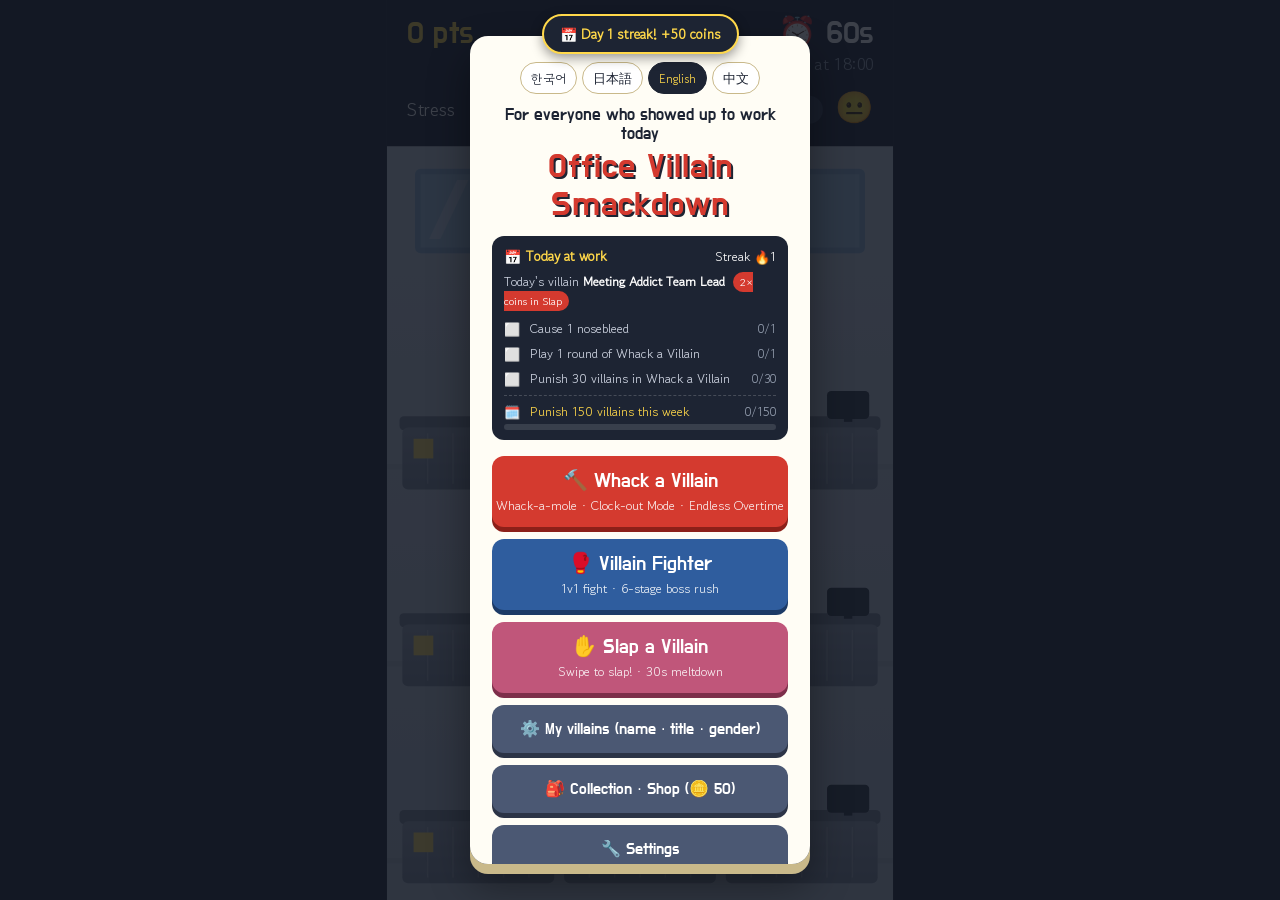
<file: index.html>
<!DOCTYPE html>
<html lang="ko">
<head>
<meta charset="UTF-8">
<meta name="viewport" content="width=device-width, initial-scale=1, maximum-scale=1, user-scalable=no, viewport-fit=cover">
<meta name="theme-color" content="#1d2433">
<meta name="description" content="오늘도 출근한 당신을 위한 스트레스 해소 게임">
<meta name="mobile-web-app-capable" content="yes">
<meta name="apple-mobile-web-app-capable" content="yes">
<meta name="apple-mobile-web-app-status-bar-style" content="black-translucent">
<meta name="apple-mobile-web-app-title" content="빌런 패기">
<link rel="manifest" href="manifest.webmanifest">
<link rel="icon" type="image/png" sizes="192x192" href="icons/icon-192.png">
<link rel="apple-touch-icon" href="icons/apple-touch-icon.png">
<title>오피스빌런 패기</title>
<link href="fonts/fonts.css" rel="stylesheet">
<style>
  *{box-sizing:border-box;margin:0;padding:0;-webkit-tap-highlight-color:transparent;user-select:none;-webkit-user-select:none}
  html,body{width:100%;height:100%;overflow:hidden;background:#1d2433;font-family:'Gowun Dodum',sans-serif;touch-action:none}
  #c{display:block;position:fixed;inset:0}
  .ov{position:fixed;inset:0;display:flex;align-items:center;justify-content:center;background:rgba(18,22,33,.82);z-index:5;padding:20px}
  .ov.hide{display:none}
  .card{width:100%;max-width:340px;background:#fffdf5;border-radius:18px;padding:26px 22px;text-align:center;box-shadow:0 10px 0 #c9b98a, 0 20px 40px rgba(0,0,0,.4);position:relative}
  .card:before{content:'';position:absolute;top:-12px;left:50%;transform:translateX(-50%);width:90px;height:22px;background:#9aa4b5;border-radius:6px}
  h1,h2{font-weight:400}
  h1{font-family:'Do Hyeon',sans-serif;font-size:46px;line-height:1.1;color:#d43a2f;letter-spacing:1px;text-shadow:2px 2px 0 #1d2433}
  h1 small{display:block;font-size:17px;color:#1d2433;text-shadow:none;margin-bottom:6px;letter-spacing:0}
  h2{font-family:'Do Hyeon',sans-serif;font-size:34px;color:#1d2433;margin-bottom:4px}
  .rule{margin:16px 0;text-align:left;font-size:14px;line-height:1.7;color:#333;background:#f3eedd;border-radius:10px;padding:12px 14px}
  .rule b{color:#d43a2f}
  .btn{font-family:'Do Hyeon',sans-serif;font-size:24px;border:none;border-radius:12px;padding:14px 0;width:100%;background:#d43a2f;color:#fff;box-shadow:0 5px 0 #8c2019;cursor:pointer}
  .btn:active{transform:translateY(4px);box-shadow:0 1px 0 #8c2019}
  .btn.sub{background:#4b5873;box-shadow:0 5px 0 #2c3446;font-size:18px;margin-top:12px}
  .best{margin-top:12px;font-size:13px;color:#777}
  .score{font-family:'Do Hyeon',sans-serif;font-size:48px;color:#d43a2f;margin:6px 0}
  .rank{display:inline-block;background:#1d2433;color:#ffd84a;font-family:'Do Hyeon',sans-serif;font-size:20px;padding:6px 16px;border-radius:30px;margin:6px 0 10px}
  .stats{font-size:14px;color:#444;line-height:1.8;margin-bottom:16px}
  .msg{font-size:15px;color:#333;margin-bottom:8px;line-height:1.5}
  #copied{font-size:13px;color:#2a7a3a;height:16px;margin-top:6px}
  .btn.mode{margin-top:12px;font-size:22px;padding:12px 0}
  .btn.mode span{display:block;font-family:'Gowun Dodum',sans-serif;font-size:13px;opacity:.9;margin-top:2px}
  .btn.fight{background:#2f5d9e;box-shadow:0 5px 0 #1c3a66}
  .btn.fight:active{box-shadow:0 1px 0 #1c3a66}
  .rule.sm{font-size:12.5px;margin:14px 0 4px}
  .boxtop{font-family:'Do Hyeon',sans-serif;font-size:15px;color:#888;letter-spacing:1px}
  .vs{font-family:'Do Hyeon',sans-serif;font-size:22px;color:#d43a2f;margin:2px 0 8px}
  .quote{background:#f3eedd;border-radius:10px;padding:10px 12px;margin:8px 0;font-weight:bold;color:#1d2433}
  .tip{font-size:13px;color:#666;margin-bottom:6px}
  #boxBtns .btn{margin-top:12px}
  #pad{position:fixed;left:0;right:0;bottom:0;display:flex;justify-content:space-between;align-items:flex-end;padding:10px 12px calc(14px + env(safe-area-inset-bottom));z-index:3;pointer-events:none}
  #pad.hide{display:none}
  #pad .grp{display:grid;gap:8px;pointer-events:auto}
  #pad .l{grid-template-columns:62px 62px}
  #pad .l .jump{grid-column:1/3}
  #pad .r{grid-template-columns:62px 62px 62px}
  #pad .r .block{grid-column:1/3}
  #pad .jab{background:rgba(232,90,60,.5)}
  #pad button{height:56px;border-radius:16px;border:2px solid rgba(255,255,255,.35);background:rgba(255,255,255,.14);color:#fff;font-family:'Do Hyeon',sans-serif;font-size:19px;touch-action:none;cursor:pointer}
  #pad .punch{background:rgba(212,58,47,.55)}
  #pad .kick{background:rgba(230,126,34,.55)}
  #pad .block{background:rgba(47,93,158,.6)}
  #pad .special{background:rgba(142,68,173,.6)}
  #pad button.on{filter:brightness(1.6);transform:scale(.94)}
  #pad .mini{position:fixed;height:30px;font-size:12px;padding:0 10px;pointer-events:auto;background:rgba(0,0,0,.35);font-family:'Gowun Dodum',sans-serif}
  .card.scroll{max-height:92vh;max-height:92dvh;overflow-y:auto;-webkit-overflow-scrolling:touch}
  .card.scroll,.card.scroll *{touch-action:pan-y}
  input{user-select:text;-webkit-user-select:text;touch-action:auto}
  .btn.slap{background:#c0567a;box-shadow:0 5px 0 #7d2e4a}
  .btn.slap:active{box-shadow:0 1px 0 #7d2e4a}
  .ritem{display:grid;grid-template-columns:56px 1fr auto;gap:10px;align-items:center;text-align:left;padding:10px;border-radius:12px;background:#f3eedd;margin:8px 0}
  .ritem canvas{width:56px;height:56px;border-radius:50%;background:#dfe6ee}
  .rform{grid-column:1/-1}.rform.hide{display:none}
  .rarch{font-size:12px;color:#888}.rname{font-family:'Do Hyeon',sans-serif;font-size:18px;color:#1d2433}
  .redit{border:none;background:#1d2433;color:#fff;border-radius:8px;padding:7px 12px;font-family:inherit}
  .rform label{display:block;font-size:13px;margin-top:8px;color:#555}
  .rform input{display:block;width:100%;padding:9px 10px;border:1px solid #ccc;border-radius:8px;font-size:16px;margin-top:4px;font-family:inherit;background:#fff}
  .chips{display:flex;flex-wrap:wrap;gap:6px;margin-top:8px}
  .chips button{border:1px solid #ddd;background:#fff;border-radius:20px;padding:5px 10px;font-size:13px;font-family:inherit}
  .chips button.on{background:#d43a2f;color:#fff;border-color:#d43a2f}
  .gsel{display:flex;gap:8px;margin-top:10px}
  .gsel button{flex:1;padding:9px;border-radius:10px;border:2px solid #1d2433;background:#fff;font-weight:bold;font-family:inherit}
  .gsel button.on{background:#1d2433;color:#fff}
  .vpick{display:grid;grid-template-columns:1fr 1fr;gap:8px;margin:8px 0}
  .vbtn{border:none;background:#f3eedd;border-radius:12px;padding:8px 4px;font-family:'Do Hyeon',sans-serif;font-size:14px;color:#1d2433;cursor:pointer}
  .vbtn canvas{display:block;width:64px;height:64px;margin:0 auto 4px;border-radius:50%;background:#dfe6ee}
  #slapExit{position:fixed;right:10px;bottom:calc(10px + env(safe-area-inset-bottom));z-index:3;border:none;border-radius:16px;padding:7px 14px;background:rgba(0,0,0,.45);color:#fff;font-family:inherit;font-size:13px}
  #slapExit.hide{display:none}
  .fset{text-align:left}
  .fh{font-family:'Do Hyeon',sans-serif;font-size:16px;color:#1d2433;margin:14px 0 6px}
  .fh small{font-family:'Gowun Dodum',sans-serif;font-size:11px;color:#888;font-weight:normal}
  .optg{display:grid;grid-template-columns:1fr 1fr;gap:6px}.optg.one{grid-template-columns:1fr}
  .opt{border:2px solid #ddd3b8;background:#fff;border-radius:10px;padding:8px 6px;font-family:inherit;text-align:left;cursor:pointer;color:#1d2433}
  .opt b{display:block;font-size:13.5px}.opt span{display:block;font-size:11px;color:#777;margin-top:2px}
  .opt.on{border-color:#d43a2f;background:#fff0ee;box-shadow:0 0 0 2px #d43a2f inset}
  .vrow{display:grid;grid-template-columns:20px 1.3fr 1fr;gap:6px;align-items:center;margin-top:6px}
  .vrow span{font-family:'Do Hyeon',sans-serif;color:#d43a2f;text-align:center}
  .rform .vrow input{margin-top:0;padding:8px}
  #slapExit{bottom:auto}
  #toast{position:fixed;top:14px;left:0;right:0;z-index:9;display:flex;flex-direction:column;align-items:center;gap:6px;pointer-events:none}
  #toast div{background:#1d2433;color:#ffd84a;border:2px solid #ffd84a;border-radius:20px;padding:8px 16px;font-size:14px;font-weight:bold;box-shadow:0 4px 12px rgba(0,0,0,.4)}
  #cardOv{z-index:7}
  #cardImg{width:100%;border-radius:12px;display:block;margin-bottom:8px;-webkit-user-select:auto;user-select:auto;-webkit-touch-callout:default;touch-action:auto}
  #cardOv .btn{margin-top:10px}#cardMsg{font-size:13px;color:#2a7a3a;margin-top:8px;min-height:16px}
  .srow{display:flex;justify-content:space-between;align-items:center;gap:8px;background:#f3eedd;border-radius:10px;padding:9px 10px;margin-top:6px}
  .srow b{display:block;font-size:14px;color:#1d2433}.srow span{font-size:11.5px;color:#777}.srow em{font-style:normal;font-size:12px;color:#2a7a3a;font-weight:bold;white-space:nowrap}
  .buy{border:none;background:#d43a2f;color:#fff;border-radius:8px;padding:8px 10px;font-family:inherit;font-weight:bold;white-space:nowrap;cursor:pointer}
  .opt.lock{opacity:.55;background:#eee}
  .dex .vbtn{cursor:default}.dex .vbtn small{display:block;font-family:'Gowun Dodum',sans-serif;font-size:11px;color:#777}
  .dex .vbtn.off canvas{filter:grayscale(1) brightness(.35)}
  .arow{font-size:13px;margin-top:6px;color:#999}.arow.on{color:#1d2433}.arow span{display:block;font-size:11.5px;color:#888;margin-left:24px}
  .btn.kko{background:#fee500;color:#191600;box-shadow:0 5px 0 #b8a600;font-size:20px;margin-top:10px}
  .btn.kko:active{box-shadow:0 1px 0 #b8a600}
  a.snsb{display:block;text-decoration:none;font-size:20px;box-sizing:border-box}
  a.snsb.th{background:#111;box-shadow:0 5px 0 #000}
  a.snsb.ig{background:linear-gradient(45deg,#f58529,#dd2a7b 55%,#8134af);box-shadow:0 5px 0 #6a2a80}
  #cardShare.hide,#cardSave.hide{display:none}
  .warn{font-size:12px;color:#8a4b00;background:#fff4dc;border:1px solid #f0d49a;border-radius:8px;padding:8px 10px;margin:8px 0;text-align:left;line-height:1.5}
  .tog{border:none;border-radius:20px;padding:8px 16px;font-family:inherit;font-weight:bold;background:#ccc;color:#555;min-width:64px;cursor:pointer}
  .tog.on{background:#2a7a3a;color:#fff}
  .tut{text-align:left;font-size:14.5px;line-height:1.6}.tut div{background:#f3eedd;border-radius:10px;padding:9px 12px;margin-top:6px}
  #daily{background:#1d2433;color:#fff;border-radius:12px;padding:10px 12px;margin:12px 0 4px;text-align:left;font-size:13px}
  #daily .dh{display:flex;justify-content:space-between;align-items:center;margin-bottom:6px}#daily .dh b{color:#ffd84a;font-size:14px}
  #daily .dv{margin-bottom:6px;color:#cfd5e2}#daily .dv b{color:#fff}#daily em{font-style:normal;font-size:11px;background:#d43a2f;border-radius:10px;padding:2px 7px;margin-left:4px;color:#fff}
  #daily .dm{display:grid;grid-template-columns:20px 1fr auto;gap:6px;align-items:center;padding:3px 0;color:#cfd5e2}#daily .dm i{font-style:normal;color:#9aa4b5;font-size:12px}
  #daily .dm.ok{color:#7fd88f}
  .vbtn .tv{display:block;font-style:normal;font-size:11px;color:#fff;background:#d43a2f;border-radius:10px;margin:3px auto 0;width:max-content;padding:1px 7px}
  .fh.sub{font-size:14px;color:#555;margin-top:10px}
  .equip{border:2px solid #1d2433;background:#fff;color:#1d2433;border-radius:8px;padding:7px 10px;font-family:inherit;font-weight:bold;white-space:nowrap;cursor:pointer}
  .equip.on{background:#1d2433;color:#ffd84a}
  .optg.three{grid-template-columns:1fr 1fr 1fr}.optg.three .opt span{font-size:10px}
  .bk{display:flex;gap:6px}
  .bkta{width:100%;height:110px;border:1px solid #ccc;border-radius:8px;padding:8px;font-size:11px;font-family:monospace;word-break:break-all;user-select:text;-webkit-user-select:text;touch-action:auto;margin-top:6px}
  .chres{margin-top:10px;padding:8px 10px;border-radius:10px;background:#fde8e6;color:#a8322a;font-weight:bold}.chres.ok{background:#e4f6e7;color:#1f7a34}
  #daily .dw{display:grid;grid-template-columns:20px 1fr auto;gap:6px;align-items:center;padding:6px 0 3px;margin-top:4px;border-top:1px dashed rgba(255,255,255,.18);color:#ffd84a}
  #daily .dw i{font-style:normal;color:#9aa4b5;font-size:12px}#daily .dw.ok{color:#7fd88f}
  #daily .wbar{height:6px;background:rgba(255,255,255,.12);border-radius:3px;overflow:hidden}#daily .wbar b{display:block;height:100%;background:#ffd84a}
  #box .score{font-family:'Do Hyeon',sans-serif;font-size:44px;color:#d43a2f;margin:2px 0}
  #langs{display:flex;gap:5px;justify-content:center;flex-wrap:wrap;margin-bottom:12px}
  #langs button{border:1.5px solid #c9b98a;background:#fff;border-radius:16px;padding:5px 10px;font-size:12.5px;font-family:inherit;color:#1d2433;cursor:pointer}
  #langs button.on{background:#1d2433;color:#ffd84a;border-color:#1d2433}
  html:not([lang=ko]) h1{font-size:34px}
  html:not([lang=ko]) .btn{font-size:20px}html:not([lang=ko]) .btn.sub{font-size:16px}
  html:not([lang=ko]) #pad button{font-size:14px}
</style>
</head>
<body>
<canvas id="c"></canvas>

<div class="ov" id="start">
  <div class="card scroll">
    <div id="langs"><button data-l="ko">한국어</button><button data-l="ja">日本語</button><button data-l="en">English</button><button data-l="zh">中文</button></div>
    <h1><small>오늘도 출근한 당신을 위한</small>오피스빌런<br>패기</h1>
    <div id="daily"></div>
    <button class="btn mode" id="startBtn">🔨 빌런 잡기<span>두더지 잡기 · 칼퇴 모드 · 무한 야근</span></button>
    <button class="btn mode fight" id="fightBtn">🥊 빌런 파이터<span>1:1 격투 · 6스테이지 보스전</span></button>
    <button class="btn mode slap" id="slapBtn">✋ 빌런 따귀<span>스와이프로 짝! · 30초 멘탈 붕괴</span></button>
    <button class="btn sub" id="rosterBtn">⚙️ 내 빌런 설정 (이름·직책·성별)</button>
    <button class="btn sub" id="shopBtn">🎒 수집함 · 상점</button>
    <button class="btn sub" id="setBtn">🔧 게임 설정</button>
    <div class="rule sm">
      <b>빌런 잡기</b> 튀어나온 빌런 탭! 착한 동기는 때리지 말기. ☕ 스트레스↓ 📄 전체 응징. 스트레스 100%면 퇴사<br>
      <b>빌런 파이터</b> 무기와 필살기를 골라 출전! 펀치·무기·킥·방어·점프로 싸우는 3판 2선승<br>
      <b>빌런 따귀</b> 좌우로 세게 스와이프! 빌런이 피하고 막아요. 분노가 차면 <b>꾹 눌러 모았다가 휘둘러 왕따귀</b>
    </div>
    <div class="best" id="bestTxt"></div>
  </div>
</div>

<div class="ov hide" id="end">
  <div class="card">
    <h2 id="endTitle">칼퇴 성공!</h2>
    <div class="msg" id="endMsg"></div>
    <div class="score" id="endScore">0</div>
    <div class="rank" id="endRank">사원</div>
    <div class="stats" id="endStats"></div>
    <button class="btn" id="againBtn">다시 출근</button>
    <button class="btn sub" id="cardBtn">📸 결과 카드 만들기</button>
    <button class="btn sub" id="shareBtn">결과 글 복사하기</button>
    <button class="btn sub" id="menuBtn">메인으로</button>
    <div id="copied"></div>
  </div>
</div>

<div class="ov hide" id="box">
  <div class="card scroll">
    <div class="boxtop" id="boxTop"></div>
    <h2 id="boxTitle"></h2>
    <div class="vs" id="boxSub"></div>
    <div class="msg" id="boxBody"></div>
    <div id="boxBtns"></div>
  </div>
</div>

<div class="ov hide" id="roster">
  <div class="card scroll">
    <h2>내 빌런 설정</h2>
    <div class="tip">이름·직책·성별을 바꾸면 세 모드 모두에 적용돼요</div>
    <div class="warn">⚠️ 가상 캐릭터용이에요. 실존 인물을 비방하는 이름은 넣지 말아 주세요. 욕설은 자동으로 가려져요.</div>
    <div id="rlist"></div>
    <button class="btn" id="rDone">저장하고 돌아가기</button>
    <button class="btn sub" id="rReset">기본값으로 되돌리기</button>
  </div>
</div>
<button id="slapExit" class="hide">⏸ 일시정지</button>
<div id="toast"></div>
<div class="ov hide" id="cardOv"><div class="card scroll"><img id="cardImg" alt="결과 카드"><button class="btn hide" id="cardSave">📥 카드 이미지 저장 · 공유</button><button class="btn hide" id="cardShare">📤 공유하기</button><div class="tip" style="margin-top:10px">이미지를 저장한 뒤 아래에서 올릴 곳을 고르세요. 캡션은 자동으로 복사돼요.</div><button class="btn kko" id="cardKko">💬 카카오톡으로 보내기</button><a class="btn snsb th" id="cardTh" target="_blank" rel="noopener">@ Threads에 글 올리기</a><a class="btn snsb ig" id="cardIg" href="https://www.instagram.com/" target="_blank" rel="noopener">📷 Instagram 열기</a><button class="btn sub" id="cardCopy">이미지 복사</button><button class="btn sub hide" id="cardChal">🔗 도전장 링크 복사</button><button class="btn sub" id="cardText">결과 글 + 해시태그 복사</button><button class="btn sub" id="cardClose">닫기</button><div id="cardMsg"></div></div></div>

<div id="pad" class="hide">
  <div class="grp l">
    <button class="jump" data-k="jump">▲ 점프</button>
    <button data-k="left">◀</button><button data-k="right">▶</button>
  </div>
  <button class="mini" id="exitBtn">일시정지</button>
  <div class="grp r">
    <button class="jab" data-k="jab">펀치</button><button class="punch" data-k="punch">무기</button><button class="kick" data-k="kick">킥</button>
    <button class="block" data-k="block">방어</button><button class="special" data-k="special">필살</button>
  </div>
</div>

<script src="app-config.js"></script>
<script>
(()=>{
const I18N_ROWS=[["오늘도 출근한 당신을 위한", "今日も出勤したあなたへ", "For everyone who showed up to work today", "献给今天也来上班的你"], ["오피스빌런", "オフィスヴィラン", "Office Villain", "办公室恶人"], ["패기", "ぶっ飛ばし", "Smackdown", "暴打"], ["오피스빌런 패기", "オフィスヴィランぶっ飛ばし", "Office Villain Smackdown", "暴打办公室恶人"], ["두더지 잡기 · 60초 점수 도전", "モグラ叩き · 60秒スコアアタック", "Whack-a-mole · 60s score attack", "打地鼠 · 60秒冲分"], ["1:1 격투 · 4스테이지 보스전", "1:1 格闘 · 4ステージボス戦", "1v1 fight · 4-stage boss rush", "1:1 格斗 · 4关Boss战"], ["스와이프로 짝! · 30초 멘탈 붕괴", "スワイプでバチン！ · 30秒でメンタル崩壊", "Swipe to slap! · 30s meltdown", "滑动扇耳光！ · 30秒让他心态崩"], ["⚙️ 내 빌런 설정 (이름·직책·성별)", "⚙️ ヴィラン設定 (名前・役職・性別)", "⚙️ My villains (name · title · gender)", "⚙️ 恶人设置 (名字·职位·性别)"], ["🎒 수집함 · 상점", "🎒 コレクション · ショップ", "🎒 Collection · Shop", "🎒 收藏 · 商店"], ["🎒 수집함 · 상점 (🪙 293)", "🎒 コレクション · ショップ (🪙 293)", "🎒 Collection · Shop (🪙 293)", "🎒 收藏 · 商店 (🪙 293)"], ["수집함 · 상점", "コレクション · ショップ", "Collection · Shop", "收藏 · 商店"], ["빌런 잡기", "ヴィラン叩き", "Whack a Villain", "打恶人"], ["빌런 파이터", "ヴィランファイター", "Villain Fighter", "恶人格斗"], ["빌런 따귀", "ヴィランビンタ", "Slap a Villain", "扇恶人耳光"], ["튀어나온 빌런 탭! 착한 동기는 때리지 말기. ☕ 스트레스↓ 📄 전체 응징. 스트레스 100%면 퇴사", "出てきたヴィランをタップ！ 優しい同期は叩かないで。☕ ストレス↓ 📄 全員お仕置き。ストレス100%で退職", "Tap villains as they pop up! Don't hit the nice coworker. ☕ stress↓ 📄 hits everyone. 100% stress = you quit", "点击冒头的恶人！ 别打好同事。☕ 压力↓ 📄 全屏惩罚。压力100%就离职"], ["무기와 필살기를 골라 출전! 펀치·무기·킥·방어·점프로 싸우는 3판 2선승", "武器と必殺技を選んで出陣！パンチ・武器・キック・ガード・ジャンプで戦う3本勝負(2本先取)", "Pick a weapon and a special! Fight with punch, weapon, kick, guard and jump. Best of 3", "选好武器和必杀技出战！出拳、武器、踢腿、防御、跳跃，三局两胜"], ["좌우로 세게 스와이프! 빌런이 피하고 막아요. 분노가 차면", "左右に強くスワイプ！ ヴィランは避けて防ぎます。怒りが溜まったら", "Swipe hard left and right! Villains dodge and block. When rage is full,", "用力左右滑动！ 恶人会躲会挡。怒气满了就"], ["꾹 눌러 모았다가 휘둘러 왕따귀", "長押しで溜めて振り抜く特大ビンタ", "hold to charge, then swing a Mega Slap", "长按蓄力，甩出超级大耳光"], ["칼퇴 성공!", "定時退社成功！", "Clocked out on time!", "准点下班成功！"], ["칼퇴 성공", "定時退社成功", "Clocked out on time", "准点下班成功"], ["다시 출근", "もう一度出勤", "Clock in again", "再上一天班"], ["결과 카드 만들기", "結果カードを作る", "Make result card", "生成结果卡"], ["결과 글 복사하기", "結果テキストをコピー", "Copy result text", "复制结果文字"], ["메인으로", "メインへ", "Main menu", "回到主页"], ["내 빌런 설정", "ヴィラン設定", "My villains", "恶人设置"], ["빌런 설정", "ヴィラン設定", "Villain settings", "恶人设置"], ["이름·직책·성별을 바꾸면 세 모드 모두에 적용돼요", "名前・役職・性別は3つのモードすべてに反映されます", "Name, title and gender apply to all three modes", "名字·职位·性别会应用到三个模式"], ["저장하고 돌아가기", "保存して戻る", "Save and go back", "保存并返回"], ["기본값으로 되돌리기", "初期値に戻す", "Reset to defaults", "恢复默认"], ["일시정지", "一時停止", "Pause", "暂停"], ["📥 카드 이미지 저장 · 공유", "📥 カード画像を保存 · 共有", "📥 Save · share card image", "📥 保存 · 分享卡片"], ["공유하기", "共有する", "Share", "分享"], ["이미지를 저장한 뒤 아래에서 올릴 곳을 고르세요. 캡션은 자동으로 복사돼요.", "画像を保存してから投稿先を選んでください。キャプションは自動でコピーされます。", "Save the image, then pick where to post. The caption is copied automatically.", "先保存图片，再选择发布位置。文案会自动复制。"], ["카카오톡으로 보내기", "カカオトークで送る", "Send via KakaoTalk", "用KakaoTalk发送"], ["@ Threads에 글 올리기", "@ Threadsに投稿", "@ Post to Threads", "@ 发到Threads"], ["📷 Instagram 열기", "📷 Instagramを開く", "📷 Open Instagram", "📷 打开Instagram"], ["이미지 복사", "画像をコピー", "Copy image", "复制图片"], ["결과 글 + 해시태그 복사", "結果テキスト + ハッシュタグをコピー", "Copy text + hashtags", "复制文字 + 话题标签"], ["닫기", "閉じる", "Close", "关闭"], ["점프", "ジャンプ", "Jump", "跳跃"], ["펀치", "パンチ", "Punch", "出拳"], ["킥", "キック", "Kick", "踢腿"], ["방어", "ガード", "Guard", "防御"], ["필살", "必殺", "Super", "必杀"], ["꼰대", "昭和脳", "Boomer", "爹味"], ["떠넘기기", "丸投げ", "Buck-Passer", "甩锅侠"], ["공로도둑", "手柄泥棒", "Credit Thief", "抢功精"], ["회의빌런", "会議魔", "Meeting Addict", "开会狂魔"], ["월급루팡", "給料泥棒", "Quiet Quitter", "摸鱼王"], ["낙하산", "コネ入社", "Nepo Baby", "关系户"], ["사원", "社員", "Staff", "职员"], ["주임", "主任", "Senior Staff", "专员"], ["대리", "係長", "Asst. Manager", "主管"], ["과장", "課長", "Manager", "经理"], ["차장", "次長", "Senior Manager", "高级经理"], ["부장", "部長", "Director", "部长"], ["팀장", "リーダー", "Team Lead", "组长"], ["실장", "室長", "Office Head", "主任"], ["본부장", "本部長", "VP", "总监"], ["이사", "取締役", "Executive", "董事"], ["상무", "常務", "Managing Director", "副总"], ["전무", "専務", "Executive VP", "高级副总"], ["사장", "社長", "CEO", "总经理"], ["인턴", "インターン", "Intern", "实习生"], ["회장", "会長", "Chairman", "董事长"], ["직급", "役職", "Rank", "职级"], ["직책", "役職", "Title", "职位"], ["이름", "名前", "Name", "名字"], ["라떼는 말이야~", "わしの若い頃はな〜", "Back in my day~", "想当年啊～"], ["요즘 애들은 쯧", "最近の若いもんは…ちっ", "Kids these days, tsk", "现在的年轻人啊，啧"], ["내가 너 때는...", "わしが君くらいの頃は…", "When I was your age...", "我像你这么大的时候……"], ["넥타이 어디 갔어?", "今夜の飲み会、来るよな？", "If you could come in Saturday, that'd be great", "周末团建都得来啊"], ["이거 오늘까지 되지?", "これ、今日中にいけるよね？", "You can get this done today, right?", "这个下班前给我，没问题吧？"], ["퇴근 전에 이것만~", "定時前にこれだけ〜", "Just one quick thing before you go~", "下班前顺手弄一下～"], ["주말에 잠깐 봐줘", "週末にちょっと見といて", "Can you take a look over the weekend?", "周末帮我看一眼"], ["급한 건 아닌데 급해", "急ぎじゃないけど至急で", "No rush, but ASAP", "不急，但要尽快"], ["그거 제 아이디어죠?", "それ私のアイデアですよね？", "That was my idea, right?", "那是我的点子吧？"], ["제가 다 했습니다^^", "全部私がやりました^^", "I did it all ^^", "都是我做的^^"], ["보고는 제가 할게요", "報告は私がします", "I'll do the reporting", "汇报我来就行"], ["회의 잠깐만 할까요?", "ちょっと打ち合わせいい？", "Got a sec to hop on a quick call?", "拉个短会？"], ["회의 준비 회의 합시다", "会議の事前打ち合わせをしよう", "Let's have a pre-meeting for the meeting", "先开个会对齐一下开会的事"], ["다들 의견 없어요?", "誰か意見ない？", "Thoughts? Anyone?", "大家还有什么要对齐的吗？"], ["(유튜브 시청중)", "(YouTube視聴中)", "(watching YouTube)", "(刷抖音中)"], ["(주식창 확인중)", "(株価チェック中)", "(checking stocks)", "(盯盘中)"], ["(화장실 40분째)", "(トイレに籠って40分)", "(40 min in the restroom)", "(蹲厕所40分钟了)"], ["커피 드실래요?", "コーヒー淹れましょうか？", "Want a coffee?", "要不要来杯奶茶？"], ["오늘도 화이팅!", "今日もファイト！", "Let's crush it today!", "今天也加油！"], ["점심 뭐 먹을래요?", "お昼どこ行きます？", "Lunch?", "中午吃啥？ 点外卖吗？"], ["아빠가 사장인데?", "パパ、社長なんだけど？", "My dad owns the company, you know.", "我爸是老板，懂？"], ["다 갈아엎어!", "全部やり直し！", "Redo everything!", "全部推翻重来！"], ["내 말이 곧 법이야", "俺の言葉が法律だ", "My word is law", "我的话就是规矩"], ["최고 기록 3000점", "最高記録 3000点", "Best 3000 pts", "最高纪录 3000分"], ["파이터 최고 3000점", "ファイター最高 3000点", "Fighter best 3000 pts", "格斗最高 3000分"], ["최고 3000점", "最高 3000点", "Best 3000 pts", "最高 3000分"], ["퍽!", "ドカッ！", "POW!", "砰！"], ["쾅!", "ドン！", "BAM!", "哐！"], ["빡!", "バキッ！", "WHACK!", "啪！"], ["결재!", "ハンコ！", "APPROVED!", "批准！"], ["반려!", "却下！", "REJECTED!", "驳回！"], ["퇴짜!", "ボツ！", "DENIED!", "打回！"], ["☕ 스트레스 -25", "☕ ストレス -25", "☕ Stress -25", "☕ 压力 -25"], ["📄 사직서 투척!!", "📄 辞表を叩きつけた！！", "📄 Resignation thrown!!", "📄 甩出辞职信！！"], ["동기를 왜 때려요!", "なんで同期を叩くの！", "Don't hit your coworker!", "干嘛打同事！"], ["본부장 격파!!", "本部長撃破！！", "VP defeated!!", "总监被击败！！"], ["아야! 그만!", "痛い！ やめて！", "Ow! Stop!", "哎哟！ 别打了！"], ["그만해!!", "やめろ！！", "Stop it!!", "住手！！"], ["아빠한테 이를거야!", "パパに言いつけるぞ！", "I'm telling my dad!", "我要告诉我爸！"], ["너 내일 출근하지마!", "お前、明日から来なくていい！", "Don't come in tomorrow!", "你明天别来上班了！"], ["⚠ 낙하산 본부장 등장 ⚠", "⚠ コネ入社本部長 登場 ⚠", "⚠ The Nepo VP appears ⚠", "⚠ 关系户总监登场 ⚠"], ["본부장 도주... 스트레스 +30", "本部長逃走… ストレス +30", "VP escaped... Stress +30", "总监跑了…… 压力 +30"], ["스트레스 +10", "ストレス +10", "Stress +10", "压力 +10"], ["사원증", "社員証", "ID", "工牌"], ["3000점", "3000点", "3000 pts", "3000分"], ["⏰ 59초", "⏰ 59秒", "⏰ 59s", "⏰ 59秒"], ["퇴근까지 9:17 → 18:00", "退勤まで 9:17 → 18:00", "Now 9:17 → off at 18:00", "距下班 9:17 → 18:00"], ["5 콤보!", "5 コンボ！", "5 combo!", "5 连击！"], ["스트레스", "ストレス", "Stress", "压力"], ["결재", "決裁", "OK", "批准"], ["아직은 참는 게 미덕이라 믿는 단계", "まだ我慢が美徳だと信じている段階", "Still believes patience is a virtue", "还相信忍耐是美德的阶段"], ["슬슬 반격이 시작됐다", "そろそろ反撃開始", "The pushback has begun", "反击开始了"], ["빌런들이 당신 눈치를 본다", "ヴィランがあなたの顔色をうかがう", "Villains watch their step around you", "恶人们开始看你脸色"], ["회의실의 지배자", "会議室の支配者", "Ruler of the meeting room", "会议室的主宰"], ["층 전체가 평화로워졌다", "フロア全体が平和になった", "The whole floor is at peace", "整层楼都太平了"], ["빌런 없는 회사를 세웠다", "ヴィランのいない会社を作った", "Built a villain-free company", "建立了没有恶人的公司"], ["퇴사 엔딩...", "退職エンド…", "Quit ending...", "离职结局……"], ["퇴사 엔딩", "退職エンド", "Quit ending", "离职结局"], ["응징한 빌런 5명 · 최대 콤보 7", "お仕置きしたヴィラン 5人 · 最大コンボ 7", "Villains punished: 5 · Max combo: 7", "惩罚恶人 5个 · 最大连击 7"], ["👑 낙하산 본부장 격파", "👑 コネ入社本部長 撃破", "👑 Nepo VP defeated", "👑 击败关系户总监"], ["👑 낙하산 본부장 격파!", "👑 コネ入社本部長 撃破！", "👑 Nepo VP defeated!", "👑 击败关系户总监！"], ["오늘도 무사히 18:00 퇴근!", "今日も無事に18:00退勤！", "Out the door at 18:00, safe and sound!", "今天也平安在18:00下班！"], ["스트레스 100%. 사직서를 던지고 나왔습니다.", "ストレス100%。辞表を叩きつけて出てきました。", "Stress 100%. You threw your resignation and walked out.", "压力100%。甩下辞职信走人了。"], ["낙하산 본부장은 오늘도 살아남았다", "コネ入社本部長は今日も生き残った", "The Nepo VP survived another day", "关系户总监今天又活下来了"], ["억울하게 맞은 동기 2명 😢", "とばっちりを受けた同期 2人 😢", "Innocent coworkers hit: 2 😢", "被误伤的同事 2人 😢"], ["최고 기록 3000점 · 🪙 +60코인", "最高記録 3000点 · 🪙 +60コイン", "Best 3000 pts · 🪙 +60 coins", "最高纪录 3000分 · 🪙 +60金币"], ["🪙 +60코인", "🪙 +60コイン", "🪙 +60 coins", "🪙 +60金币"], ["빌런 5명 응징", "ヴィラン 5人お仕置き", "5 villains punished", "惩罚恶人 5个"], ["본부장 격파👑", "本部長撃破👑", "VP defeated👑", "击败总监👑"], ["복사됐어요! 친구한테 자랑하기 👊", "コピーしました！ 友達に自慢しよう 👊", "Copied! Go brag to a friend 👊", "已复制！ 去跟朋友炫耀吧 👊"], ["탕비실", "給湯室", "Break Room", "茶水间"], ["사무실", "オフィス", "Office", "办公室"], ["회의실", "会議室", "Meeting Room", "会议室"], ["임원실", "役員室", "Executive Suite", "高管办公室"], ["본부장실", "本部長室", "VP Office", "总监室"], ["라떼 보고서", "昭和の説教", "Back-in-my-day Lecture", "爹味说教"], ["라떼 대폭격", "昭和説教・大爆撃", "Lecture Barrage", "爹味说教大轰炸"], ["업무 폭탄", "仕事爆弾", "Work Bomb", "工作炸弹"], ["금요일 6시 업무 투척", "金曜夕方の丸投げ", "Friday 6PM Work Dump", "周五下班前甩锅"], ["회의 초대", "会議招待", "Meeting Invite", "会议邀请"], ["3시간 회의 소환", "3時間会議召喚", "3-Hour Meeting Summon", "召唤3小时会议"], ["법카 투척", "法人カード投げ", "Company Card Toss", "甩公司卡"], ["낙하산 강림", "コネ降臨", "Nepo Baby Drop", "关系户驾到"], ["요즘 신입은 인사도 안 해? 내가 너 때는 말이야~", "最近の新人は挨拶もできんのか？ わしらの頃はな〜", "New hires don't even say good morning? Back in my day~", "现在的新人见了领导都不打招呼？ 想当年我……"], ["내가... 너 때는... 커헉", "わしが… 君の頃は… ぐはっ", "Back... in my... urgh", "想当年…… 我…… 呃啊"], ["느리지만 한 방이 묵직해요. 가볍게 몸풀기!", "遅いけど一発が重い。軽くウォームアップ！", "Slow but hits hard. A light warm-up!", "慢但是一拳很重。先热个身！"], ["급한 건 아닌데~ 오늘까지만 부탁해^^", "急ぎじゃないけど〜 今日中でよろしく^^", "No rush~ just need it by EOD ^^", "不急哈～ 下班前给我就行^^"], ["알았어... 내가 할게...", "わかった… 自分でやる…", "Fine... I'll do it myself...", "好吧…… 我自己做……"], ["업무 폭탄을 자주 던져요. 점프로 피하세요!", "仕事爆弾をよく投げます。ジャンプで避けて！", "Throws work bombs a lot. Jump over them!", "经常扔工作炸弹。跳起来躲开！"], ["잠깐 1:1 미팅 좀 할까요? 금방 끝나요.", "ちょっと1on1いいですか？ すぐ終わります。", "Quick 1:1? It won't take long.", "来个1对1沟通？ 很快的。"], ["오늘 회의는... 여기까지...", "今日の会議は… ここまで…", "Meeting... adjourned...", "今天的会…… 就到这……"], ["방어를 잘해요. 펀치와 킥을 섞어서 흔드세요.", "ガードが上手い。パンチとキックを混ぜて崩そう。", "Good at guarding. Mix punches and kicks to break through.", "很会防御。出拳和踢腿混着打，打乱他的节奏。"], ["아빠가 사장인데, 니가 뭘 어쩔 건데?", "パパが社長なんだけど、お前に何ができる？", "My dad owns this company. What are you gonna do?", "我爸是老板，你能把我怎样？"], ["아빠한테... 다 이를 거야...", "パパに… 全部言いつけてやる…", "I'm telling... my dad everything...", "我要…… 全告诉我爸……"], ["최종 보스! 필살 게이지를 아껴 두세요.", "ラスボス！ 必殺ゲージを温存しよう。", "Final boss! Save your super gauge.", "最终Boss！ 留着必杀槽。"], ["잠깐 쉬는 중", "ちょっと休憩中", "Taking a break", "休息一下"], ["탕비실에서 커피 한 잔 ☕", "給湯室でコーヒーを一杯 ☕", "Coffee in the break room ☕", "在茶水间喝杯咖啡 ☕"], ["계속 싸우기", "戦いを続ける", "Keep fighting", "继续战斗"], ["싸운다!", "戦う！", "Fight!", "开打！"], ["오피스 평정!", "オフィス制覇！", "Office conquered!", "平定办公室！"], ["오피스 평정", "オフィス制覇", "Office conquered", "平定办公室"], ["마지막 빌런까지 쓰러뜨렸다.", "最後のヴィランまで倒した。", "You took down the last villain.", "连最后的恶人都打倒了。"], ["이제 이 회사의 진짜 주인은 당신.", "これでこの会社の真のボスはあなただ。", "This company is yours now.", "现在你才是公司真正的主人。"], ["처음부터 다시", "最初からやり直す", "Start over", "从头再来"], ["다음 빌런:", "次のヴィラン:", "Next villain:", "下一个恶人:"], ["다음 빌런 →", "次のヴィラン →", "Next villain →", "下一个恶人 →"], ["빌런 격파!", "ヴィラン撃破！", "Villain defeated!", "击败恶人！"], ["점수 500 · 최고 900", "スコア 500 · 最高 900", "Score 500 · Best 900", "得分 500 · 最高 900"], ["이 스테이지 재도전", "このステージに再挑戦", "Retry this stage", "重打这一关"], ["결재판", "バインダー", "Clipboard", "审批夹"], ["기계식 키보드", "メカニカルキーボード", "Mech Keyboard", "机械键盘"], ["키보드", "キーボード", "Keyboard", "键盘"], ["서류가방", "書類カバン", "Briefcase", "公文包"], ["가방", "カバン", "Bag", "包"], ["장우산", "長傘", "Umbrella", "长伞"], ["우산", "傘", "Umbrella", "伞"], ["머그컵", "マグカップ", "Mug", "马克杯"], ["균형형 · 빠르고 무난", "バランス型 · 速くて無難", "Balanced · fast and safe", "均衡型 · 又快又稳"], ["리치와 위력 모두 준수", "リーチも威力もそこそこ", "Decent reach and power", "攻击距离和威力都不错"], ["느리지만 한 방이 묵직", "遅いが一発が重い", "Slow but heavy", "慢但是一击很重"], ["가장 긴 리치 · 견제용", "最長リーチ · けん制用", "Longest reach · for poking", "攻击距离最长 · 牵制用"], ["초고속 연타 · 게이지↑", "超高速連打 · ゲージ↑", "Rapid hits · gauge↑", "超高速连打 · 能量↑"], ["사직서 날리기", "辞表投げ", "Resignation Toss", "甩辞职信"], ["사직서 폭풍", "辞表ストーム", "Resignation Storm", "辞职信风暴"], ["원거리 · 멀리서 견제", "遠距離 · 遠くからけん制", "Ranged · poke from afar", "远程 · 远距离牵制"], ["칼퇴 돌진", "定時ダッシュ", "Clock-out Dash", "准点下班冲刺"], ["광속 칼퇴", "光速退社", "Lightspeed Clock-out", "光速下班"], ["돌진 · 날아오는 것 통과", "突進 · 飛び道具をすり抜け", "Dash · passes through projectiles", "冲刺 · 穿过飞行物"], ["퇴사 어퍼컷", "退職アッパー", "Quitting Uppercut", "离职上勾拳"], ["승천 퇴사", "昇天退職", "Sky-High Resignation", "升天离职"], ["대공 · 시작 순간 무적", "対空 · 出始め無敵", "Anti-air · invincible at start", "对空 · 起手无敌"], ["나", "わたし", "Me", "我"], ["🔒 수집함에서 해금 · 🪙 300", "🔒 コレクションで解放 · 🪙 300", "🔒 Unlock in Collection · 🪙 300", "🔒 在收藏中解锁 · 🪙 300"], ["출전 준비", "出陣準備", "Get ready", "出战准备"], ["내 캐릭터 이름", "自分のキャラ名", "My character name", "我的角色名"], ["필수 무기", "メイン武器", "Main weapon", "主武器"], ["(무기 버튼으로 휘둘러요)", "(武器ボタンで振ります)", "(swing with the weapon button)", "(用武器键挥击)"], ["필살기", "必殺技", "Special", "必杀技"], ["(게이지 35% · 100%면 강화판)", "(ゲージ35% · 100%で強化版)", "(35% gauge · 100% = powered up)", "(能量35% · 100%为强化版)"], ["😈 상대 빌런 이름 · 직책", "😈 相手ヴィランの名前 · 役職", "😈 Villain names · titles", "😈 对手恶人的名字 · 职位"], ["싸우러 가기!", "戦いに行く！", "Let's fight!", "去战斗！"], ["🔒 수집함에서 코인으로 해금할 수 있어요", "🔒 コレクションでコインを使って解放できます", "🔒 Unlock it with coins in Collection", "🔒 可在收藏中用金币解锁"], ["게이지 부족!", "ゲージ不足！", "Not enough gauge!", "能量不足！"], ["방어!", "ガード！", "Blocked!", "挡住了！"], ["상쇄!", "相殺！", "Clash!", "抵消！"], ["MAX! 필살 폭풍 준비", "MAX！ 必殺ストーム準備", "MAX! Storm ready", "MAX！ 风暴就绪"], ["사직서 게이지", "辞表ゲージ", "Resign meter", "辞职能量"], ["빌런 게이지", "ヴィランゲージ", "Villain meter", "恶人能量"], ["주간회의 (예상 3시간)", "週次会議 (予想3時間)", "Weekly meeting (est. 3 hrs)", "周会 (预计3小时)"], ["안건: 회의를 줄이는 방법 논의", "議題: 会議を減らす方法", "Agenda: how to have fewer meetings", "议题：如何减少会议"], ["편집", "編集", "Edit", "编辑"], ["직접 입력하거나 아래에서 선택", "直接入力するか下から選択", "Type it or pick below", "直接输入或从下面选"], ["👨 남자", "👨 男性", "👨 Male", "👨 男"], ["👩 여자", "👩 女性", "👩 Female", "👩 女"], ["라떼는... 없었어... 미안하다", "昭和は… もう終わった… すまん", "Okay boomer... fair... sorry", "再也不说想当年了…… 对不起"], ["이제 내 일은 내가 할게...", "これからは自分の仕事は自分でやる…", "I'll do my own work from now on...", "以后我的活我自己干……"], ["그거... 네 아이디어 맞아...", "あれは… 君のアイデアだった…", "That was... your idea...", "那个…… 确实是你的点子……"], ["회의는... 메일로 대체할게...", "会議は… メールで済ませます…", "This meeting... could've been an email...", "以后…… 发邮件就行…… 不开会了……"], ["오늘부터 진짜 일할게...", "今日から… 本気で働きます…", "I'll stop quiet quitting... I promise...", "从今天起…… 不摸鱼了……"], ["아빠한테... 안 이를게...", "パパには… 言わない…", "I won't... tell my dad...", "我不…… 告诉我爸了……"], ["아야!", "痛っ！", "Ow!", "哎哟！"], ["지금 뭐 하는 거야?!", "何をするんだ？！", "What are you doing?!", "你干什么？！"], ["인사고과 각오해!", "査定に響くぞ！", "This goes in your review!", "年终奖别想要了！"], ["잠깐, 말로 하자", "待て、話し合おう", "Wait, let's talk", "等等，有话好说"], ["너 몇 기야?!", "お前、何年目だ？！", "Do you know who I am?!", "你知道我是谁吗？！"], ["이거 보고할 거야!", "人事に言うぞ！", "I'm going to HR!", "我要找HR！"], ["내가 잘못했어...", "私が悪かった…", "It was my fault...", "是我错了……"], ["다신 안 그럴게...", "もうしません…", "I won't do it again...", "再也不敢了……"], ["살려줘...", "助けて…", "Spare me...", "饶了我……"], ["사과할게 진짜로...", "本当に謝る…", "I'm sorry, really...", "我道歉，真的……"], ["누구를 때릴까요?", "誰を叩きますか？", "Who gets slapped?", "要扇谁？"], ["자, 잠깐만...!", "ちょ、ちょっと待って…！", "W-wait...!", "等，等一下……！"], ["대화로 하자 대화로!", "話し合おう、話し合いで！", "Let's talk this out!", "有话好好说！"], ["그 손 내려놔...", "その手を下ろして…", "Put that hand down...", "把手放下……"], ["내가 잘못했다고 했잖아!", "悪かったって言っただろ！", "I said I was sorry!", "我都说我错了！"], ["철썩!!", "バチーン！！", "SMACK!!", "啪！！"], ["쫘악!!", "バッチーン！！", "THWACK!!", "啪——！！"], ["짜악!!", "ビターン！！", "CRACK!!", "啪嚓！！"], ["짝!", "パチン！", "Slap!", "啪！"], ["찰싹!", "ピシャ！", "Smack!", "啪嗒！"], ["톡", "ぺち", "tap", "嗒"], ["착", "ぴと", "pat", "啪"], ["쫘아아악!!", "バッチィィーン！！", "KA-SLAAAP!!", "啪————！！"], ["쌍코피 팡!!", "両鼻血ブシャー！！", "Double nosebleed!!", "双管鼻血！！"], ["코피 팡!", "鼻血ブシャ！", "Nosebleed!", "鼻血喷了！"], ["코... 코피?!", "は… 鼻血？！", "A... nosebleed?!", "鼻…… 鼻血？！"], ["어? 피...? 피다!!", "え？ 血…？ 血だ！！", "Huh? Blood...? BLOOD!!", "咦？ 血……？ 是血！！"], ["엄마... 나 코피 나...", "ママ… 鼻血出た…", "Mom... my nose is bleeding...", "妈…… 我流鼻血了……"], ["산재 처리 해줘...", "労災おりるよね…", "Is this covered by workers' comp...", "这算工伤吧……"], ["휙~ 피했다!", "ひょい〜 避けた！", "Whoosh~ dodged!", "嗖～ 躲开了！"], ["헛손질!", "空振り！", "Whiff!", "打空了！"], ["빗나갔다!", "外れた！", "Missed!", "没打中！"], ["메롱~", "べー〜", "Nyah nyah~", "略略略～"], ["어림없지!", "甘いな！", "Not a chance!", "想得美！"], ["느려 느려~", "遅い遅い〜", "Too slow~", "太慢太慢～"], ["그걸 맞을 줄 알았어?", "それが当たると思った？", "Thought that would land?", "你以为能打中？"], ["손이 느리네?", "手が遅いね？", "Slow hands, huh?", "手挺慢啊？"], ["막혔다! 손 아파! -1초", "防がれた！ 手が痛い！ -1秒", "Blocked! Ouch! -1s", "被挡住！ 手疼！ -1秒"], ["어딜!", "させるか！", "Nope!", "休想！"], ["결재판 방어!", "バインダーガード！", "Clipboard guard!", "审批夹防御！"], ["반려야 반려!", "却下だ却下！", "Rejected, rejected!", "驳回驳回！"], ["어림도 없지", "無駄だよ", "No way", "没门"], ["막았지롱~", "防いだもんね〜", "Blocked ya~", "挡住咯～"], ["분노가 덜 찼다!", "怒りが足りない！", "Not enough rage!", "怒气还不够！"], ["분노의 왕따귀!!!", "怒りの特大ビンタ！！！", "RAGE MEGA SLAP!!!", "愤怒的超级大耳光！！！"], ["왕따귀!!", "特大ビンタ！！", "MEGA SLAP!!", "超级大耳光！！"], ["멘탈 붕괴!", "メンタル崩壊！", "Total meltdown!", "心态崩了！"], ["시간 초과...", "時間切れ…", "Time's up...", "超时……"], ["멘탈이 70% 남았다. 다음엔 더 세게!", "メンタルが70%残った。次はもっと強く！", "70% sanity left. Hit harder next time!", "心态还剩70%。下次再用力点！"], ["따귀 14대 · 최대 콤보 7 · 왕따귀 0번", "ビンタ 14発 · 最大コンボ 7 · 特大ビンタ 0回", "Slaps 14 · Max combo 7 · Mega slaps 0", "耳光 14下 · 最大连击 7 · 超级大耳光 0次"], ["피함 3 · 막힘 1", "回避 3 · ガード 1", "Dodged 3 · Blocked 1", "被躲 3 · 被挡 1"], ["(최고 240)", "(最高 240)", "(best 240)", "(最高 240)"], ["다시 때리기", "もう一度叩く", "Slap again", "再扇一次"], ["다른 빌런 고르기", "別のヴィランを選ぶ", "Pick another villain", "换个恶人"], ["결 재", "決 裁", "O K", "批 准"], ["반려", "却下", "NO", "驳回"], ["멘탈 70%", "メンタル 70%", "Sanity 70%", "心态 70%"], ["8 연속 따귀!", "8 連続ビンタ！", "8 slaps in a row!", "8 连扇！"], ["632점 · 8대", "632点 · 8発", "632 pts · 8 slaps", "632分 · 8下"], ["🔥 MAX! 지금 휘둘러!!", "🔥 MAX！ 今だ、振れ！！", "🔥 MAX! Swing now!!", "🔥 MAX！ 现在挥！！"], ["🔥 분노 충전 50%", "🔥 怒りチャージ 50%", "🔥 Rage charge 50%", "🔥 怒气蓄力 50%"], ["분노 충전 중... 손을 떼지 말고 휘둘러!", "怒りチャージ中… 指を離さず振れ！", "Charging... swing without lifting your finger!", "蓄力中…… 别松手直接挥！"], ["🔥 분노 폭발 직전! 꾹 눌러 모은 뒤 휘둘러!", "🔥 怒り爆発寸前！ 長押しで溜めて振れ！", "🔥 About to blow! Hold to charge, then swing!", "🔥 怒气将爆！ 长按蓄力后甩出去！"], ["분노 게이지 (피하거나 막히면 더 빨리 참)", "怒りゲージ (避けられたり防がれると早く溜まる)", "Rage gauge (fills faster on dodge or block)", "怒气槽 (被躲被挡时涨得更快)"], ["🔥 화면을 꾹 누르고 → 휘두르기!", "🔥 画面を長押し → 振る！", "🔥 Hold the screen → swing!", "🔥 长按屏幕 → 挥！"], ["👈 좌우로 스와이프해서 따귀! 👉", "👈 左右にスワイプでビンタ！ 👉", "👈 Swipe left and right to slap! 👉", "👈 左右滑动扇耳光！ 👉"], ["첫 칼퇴", "初の定時退社", "First clock-out", "首次准点下班"], ["빌런 잡기에서 60초 버티기", "ヴィラン叩きで60秒耐える", "Survive 60s in Whack a Villain", "在打恶人中坚持60秒"], ["낙하산 접기", "コネ退治", "Nepo no more", "关系户退散"], ["빌런 잡기에서 본부장 격파", "ヴィラン叩きで本部長を撃破", "Beat the VP in Whack a Villain", "在打恶人中击败总监"], ["손이 눈보다 빠르다", "手は目より速い", "Hands faster than eyes", "手比眼快"], ["빌런 잡기 20콤보", "ヴィラン叩きで20コンボ", "20 combo in Whack a Villain", "打恶人20连击"], ["첫 멘탈 붕괴", "初のメンタル崩壊", "First meltdown", "首次心态崩溃"], ["빌런 따귀로 멘탈 0% 만들기", "ヴィランビンタでメンタルを0%にする", "Bring sanity to 0% in Slap a Villain", "在扇耳光中把心态打到0%"], ["분노 조절 실패", "怒りの制御失敗", "Anger mismanagement", "情绪管理失败"], ["분노 MAX 왕따귀 적중", "怒りMAXの特大ビンタを命中", "Land a MAX rage Mega Slap", "命中怒气MAX的超级大耳光"], ["첫 승리", "初勝利", "First win", "首胜"], ["빌런 파이터 스테이지 클리어", "ヴィランファイターのステージクリア", "Clear a Villain Fighter stage", "通过恶人格斗一关"], ["퍼펙트", "パーフェクト", "Perfect", "完美"], ["한 대도 안 맞고 라운드 승리", "無傷でラウンド勝利", "Win a round without taking a hit", "零伤害拿下一局"], ["빌런 파이터 올 클리어", "ヴィランファイター全クリア", "Clear all of Villain Fighter", "恶人格斗全通关"], ["빌런 도감 완성", "ヴィラン図鑑コンプリート", "Villain dex complete", "恶人图鉴完成"], ["빌런 6종 모두 응징", "ヴィラン6種すべてお仕置き", "Punish all 6 villain types", "惩罚全部6种恶人"], ["장비병", "装備マニア", "Gear addict", "装备控"], ["무기 전부 해금", "武器をすべて解放", "Unlock every weapon", "解锁全部武器"], ["보유 중", "所持中", "Owned", "已拥有"], ["게임을 할수록 코인이 쌓여요. 해금한 무기·필살기는 빌런 파이터 출전 준비에서 고를 수 있어요.", "遊ぶほどコインが貯まります。解放した武器・必殺技はヴィランファイターの出陣準備で選べます。", "Play to earn coins. Unlocked weapons and specials can be picked in Villain Fighter setup.", "玩得越多金币越多。解锁的武器·必杀技可在恶人格斗的出战准备中选择。"], ["무기", "武器", "Weapons", "武器"], ["😈 빌런 도감 (1/6)", "😈 ヴィラン図鑑 (1/6)", "😈 Villain dex (1/6)", "😈 恶人图鉴 (1/6)"], ["🏆 업적 (2/10)", "🏆 実績 (2/10)", "🏆 Achievements (2/10)", "🏆 成就 (2/10)"], ["응징 3회", "お仕置き 3回", "Punished 3×", "惩罚 3次"], ["돌아가기", "戻る", "Back", "返回"], ["코인이 7개 모자라요", "コインが7枚足りません", "7 coins short", "还差7个金币"], ["해금 완료!", "解放完了！", "Unlocked!", "解锁成功！"], ["카드를 내보냈어요! 캡션도 복사해 뒀으니 붙여넣기만 하면 돼요 👊", "カードを書き出しました！ キャプションもコピー済みなので貼り付けるだけ 👊", "Card exported! The caption is copied, just paste it 👊", "卡片已导出！ 文案也复制好了，直接粘贴就行 👊"], ["카드를 저장했어요! 문구도 복사해 뒀어요 👊", "カードを保存しました！ 文言もコピー済み 👊", "Card saved! Caption copied too 👊", "卡片已保存！ 文案也复制了 👊"], ["여기서는 저장이 안 돼요. 카드를 길게 눌러 저장하거나 화면을 캡처해 주세요.", "ここでは保存できません。カードを長押しで保存するかスクリーンショットを撮ってください。", "Saving isn't available here. Long-press the card or take a screenshot.", "这里无法保存。请长按卡片保存或截图。"], ["결재는 반려, 따귀는 승인", "ハンコは却下、ビンタは承認", "Request denied. Slap approved.", "审批驳回，耳光批准"], ["이것은 폭력이 아니다. 업무 피드백이다.", "これは暴力ではない。業務フィードバックだ。", "This isn't violence. It's feedback, per my last email.", "这不是暴力，这是向上管理。"], ["빌런 멘탈, 방금 칼퇴하셨습니다", "ヴィランのメンタル、ただいま定時退社しました", "Villain's sanity just clocked out", "恶人的心态刚刚准点下班了"], ["스트레스 0% 달성. 월급은 그대로.", "ストレス0%達成。給料はそのまま。", "Stress at 0%. Salary unchanged.", "压力清零。工资不变。"], ["오늘 내 손바닥이 인사고과다", "今日の査定は、私の手のひらがする", "Today, my palm does the performance review", "今天的绩效，我的巴掌说了算"], ["참을 인(忍) 세 번이면 호구가 된다", "仏の顔も三度まで。四度目はビンタ。", "Patience has a limit. Mine was three.", "忍一时越想越气，退一步越想越亏"], ["야근은 참아도 이건 못 참지", "サビ残は耐えても、これは無理", "I can take unpaid overtime. Not this.", "996能忍，这个忍不了"], ["라떼는 말이야… 이렇게 맞진 않았어", "昭和でも、ここまで叩かれなかった", "Back in my day… we didn't get hit like this", "想当年…… 可没被这么打过"], ["회의는 길었고 응징은 짧았다", "会議は長く、お仕置きは短かった", "The meeting could've been an email. The slap could not.", "会议很长，惩罚很短"], ["보고 드립니다. 다 때렸습니다.", "ご報告です。全員シバきました。", "Status report: everyone got smacked.", "汇报一下：全部处理完毕。"], ["졌다… 근데 내일도 출근이다…", "負けた… でも明日も満員電車だ…", "I lost... and Monday's still coming...", "输了…… 明天还得当牛马……"], ["빌런은 강했다. 월요일만큼.", "ヴィランは強かった。月曜の朝くらい。", "The villain was strong. Like a Monday.", "恶人很强，就像周一早上一样。"], ["오늘은 내가 반려당했다", "今日は私が却下された", "Today I was the one rejected", "今天被驳回的是我"], ["퇴사는 했는데 통장이 운다", "退職はしたが通帳が泣いている", "Quit my job. My rent did not.", "辞职一时爽，房贷火葬场"], ["분하다. 연차 쓰고 다시 온다.", "悔しい。有給使ってリベンジだ。", "Furious. Burning PTO to come back for round two.", "不甘心。请个年假再来。"], ["상대는 법카였고 나는 내돈내산이었다", "向こうは経費、こっちは自腹", "They expensed it. I paid out of pocket.", "对方刷公司卡，我是自掏腰包"], ["#오피스빌런패기 #직장인 #퇴사각 #스트레스해소 #직장인공감", "#オフィスヴィラン #社畜 #退職したい #ストレス解消 #会社員あるある", "#OfficeVillain #corporatelife #worklife #stressrelief #officehumor", "#办公室恶人 #打工人 #牛马 #发疯文学 #解压"], ["이 화면에서는 바로 공유가 막혀 있어요. 카드를 저장한 뒤 아래 버튼을 이용해 주세요.", "この画面では直接共有できません。カードを保存してから下のボタンを使ってください。", "Direct sharing is blocked here. Save the card, then use the buttons below.", "此页面无法直接分享。请先保存卡片再用下方按钮。"], ["카카오톡에서 보낼 채팅방을 골라 주세요 💬", "カカオトークで送るトークルームを選んでください 💬", "Pick a chat in KakaoTalk 💬", "请在KakaoTalk里选择聊天室 💬"], ["공유 창에 카카오톡이 보이면 바로 고르세요. 안 보이면 저장된 카드를 카톡에서 사진으로 보내고, 복사된 문구를 붙여넣으면 돼요 💬", "共有画面にカカオトークがあれば選んでください。なければ保存したカードを写真で送り、コピーした文言を貼り付けてください 💬", "If KakaoTalk shows in the share sheet, pick it. If not, send the saved card as a photo and paste the copied caption 💬", "分享面板里有KakaoTalk就直接选。没有的话把保存的卡片当照片发，再粘贴文案 💬"], ["문구를 복사했어요. 카드를 길게 눌러 저장한 뒤 카카오톡에서 사진과 함께 붙여넣기 하세요 💬", "文言をコピーしました。カードを長押しで保存して、カカオトークで写真と一緒に貼り付けてください 💬", "Caption copied. Long-press the card to save it, then paste with the photo in KakaoTalk 💬", "文案已复制。长按卡片保存后，在KakaoTalk里和照片一起粘贴 💬"], ["캡션을 복사했어요. 인스타그램에서 저장한 카드를 고르고 붙여넣기 하세요.", "キャプションをコピーしました。Instagramで保存したカードを選んで貼り付けてください。", "Caption copied. Pick the saved card in Instagram and paste.", "文案已复制。在Instagram里选择保存的卡片并粘贴。"], ["이미지를 복사했어요! 카톡이나 SNS에 붙여넣기 하세요 👊", "画像をコピーしました！ トークやSNSに貼り付けてください 👊", "Image copied! Paste it into a chat or social post 👊", "图片已复制！ 粘贴到聊天或社交平台吧 👊"], ["이 화면에서는 이미지 복사가 막혀 있어요. 카드를 길게 눌러 저장하거나 화면을 캡처해 주세요.", "この画面では画像コピーができません。カードを長押しで保存するかスクリーンショットを撮ってください。", "Image copy is blocked here. Long-press the card or take a screenshot.", "此页面无法复制图片。请长按卡片保存或截图。"], ["결과 글과 해시태그를 복사했어요!", "結果テキストとハッシュタグをコピーしました！", "Text and hashtags copied!", "文字和话题标签已复制！"], ["계속 때리기", "叩き続ける", "Keep slapping", "继续扇"], ["계속하기", "続ける", "Resume", "继续"], ["결과 카드", "結果カード", "Result card", "结果卡"], ["🔧 게임 설정", "🔧 ゲーム設定", "🔧 Settings", "🔧 游戏设置"], ["켜짐", "オン", "On", "开"], ["꺼짐", "オフ", "Off", "关"], ["🔊 소리", "🔊 サウンド", "🔊 Sound", "🔊 声音"], ["📳 진동", "📳 バイブ", "📳 Vibration", "📳 振动"], ["📖 튜토리얼", "📖 チュートリアル", "📖 Tutorial", "📖 新手教程"], ["모드별 안내를 다시 보여줘요", "各モードの説明をもう一度表示します", "Show each mode's tips again", "再次显示各模式的说明"], ["다시 보기", "もう一度見る", "Show again", "再看一次"], ["🗑️ 기록 초기화", "🗑️ データ初期化", "🗑️ Reset progress", "🗑️ 清除记录"], ["코인·해금·업적·최고 기록이 모두 지워져요", "コイン・解放・実績・最高記録がすべて消えます", "Coins, unlocks, achievements and best scores will be erased", "金币、解锁、成就和最高纪录都会被清除"], ["초기화", "初期化", "Reset", "清除"], ["한 번 더 누르면 삭제", "もう一度押すと削除", "Tap again to erase", "再按一次即删除"], ["📖 다음 게임부터 안내를 다시 보여드릴게요", "📖 次のゲームから説明をもう一度表示します", "📖 Tips will show again next game", "📖 下一局起会再次显示说明"], ["👆 칸막이 위로 튀어나온 빌런을 탭해서 응징!", "👆 パーティションから顔を出したヴィランをタップしてお仕置き！", "👆 Tap villains as they pop up over the cubicles!", "👆 点击从隔板后冒出来的恶人！"], ["😇 분홍 옷 착한 동기를 때리면 스트레스 +20", "😇 ピンクの服の優しい同期を叩くとストレス +20", "😇 Hit the nice coworker in pink and stress goes +20", "😇 打了穿粉衣服的好同事，压力 +20"], ["☕ 커피는 스트레스 -25, 📄 사직서는 화면 전체 응징", "☕ コーヒーでストレス -25、📄 辞表で画面全体をお仕置き", "☕ Coffee: stress -25. 📄 Resignation: hits everyone on screen", "☕ 咖啡：压力 -25；📄 辞职信：全屏惩罚"], ["😡 빌런을 놓치면 스트레스가 올라가요. 100%면 퇴사", "😡 ヴィランを逃すとストレスが上がります。100%で退職", "😡 Miss a villain and stress rises. 100% = you quit", "😡 放跑恶人压力会上升，100%就离职"], ["⏰ 60초 버티면 칼퇴! 38초쯤 보스가 나와요", "⏰ 60秒耐えたら定時退社！38秒ごろボス登場", "⏰ Last 60s to clock out on time! The boss shows up around 38s", "⏰ 撑过60秒准点下班！第38秒左右Boss登场"], ["◀ ▶ 이동, ▲ 점프", "◀ ▶ 移動、▲ ジャンプ", "◀ ▶ move, ▲ jump", "◀ ▶ 移动，▲ 跳跃"], ["👊 펀치는 빠른 기본기, 🗡️ 무기는 묵직한 한 방, 킥은 멀리 닿는 공격", "👊 パンチは素早い基本技、🗡️ 武器は重い一撃、キックは遠くまで届く攻撃", "👊 Punch: fast basic hit. 🗡️ Weapon: heavier blow. Kick: longest reach", "👊 出拳是快速基本功，🗡️ 武器是重击，踢腿攻击距离最远"], ["🛡️ 방어 버튼을 누르고 있으면 피해가 크게 줄어요", "🛡️ ガードボタンを押し続けるとダメージが大幅に減ります", "🛡️ Hold Guard to take much less damage", "🛡️ 按住防御键可大幅减少伤害"], ["💥 게이지 35%부터 필살기, 100%면 강화판", "💥 ゲージ35%で必殺技、100%で強化版", "💥 Special from 35% gauge, powered-up at 100%", "💥 能量35%可放必杀技，100%为强化版"], ["🏆 3판 2선승! 이기면 다음 빌런으로", "🏆 3本勝負(2本先取)！勝ったら次のヴィランへ", "🏆 Best of 3! Win to face the next villain", "🏆 三局两胜！赢了就挑战下一个恶人"], ["👈👉 얼굴을 좌우로 빠르게 스와이프하면 따귀", "👈👉 顔を左右に素早くスワイプでビンタ", "👈👉 Swipe fast left and right across the face to slap", "👈👉 在脸上快速左右滑动就是扇耳光"], ["💨 빌런이 피하면 잠깐 헛손질! 연타보다 타이밍", "💨 避けられると一瞬空振り！連打よりタイミング", "💨 If they dodge, you whiff for a moment. Timing beats mashing", "💨 被躲开会短暂打空！节奏比狂按更重要"], ["❗ 머리 위에 \"!\"가 보이면 결재판 방어. 잠깐 멈추세요", "❗ 頭の上に「！」が出たらバインダーでガード。少し待とう", "❗ See a \"!\" over their head? Clipboard guard incoming. Pause for a beat", "❗ 头上出现\"！\"就是要用审批夹防御了，先停一下"], ["🔥 분노가 다 차면 화면을 꾹 누르고 있다가 휘둘러 왕따귀", "🔥 怒りが溜まったら画面を長押しして、振り抜いて特大ビンタ", "🔥 When rage is full, hold the screen, then swing for a Mega Slap", "🔥 怒气满了就长按屏幕，再甩出超级大耳光"], ["🩸 세게 때리면 가끔 코피가 터져요", "🩸 強く叩くとたまに鼻血が出ます", "🩸 Hit hard and you might cause a nosebleed", "🩸 用力扇偶尔会打出鼻血"], ["알겠어요, 시작!", "わかった、スタート！", "Got it, let's go!", "明白了，开始！"], ["빌런 잡기 1판 하기", "ヴィラン叩きを1回プレイ", "Play 1 round of Whack a Villain", "玩1局打恶人"], ["빌런 잡기에서 빌런 30명 응징", "ヴィラン叩きでヴィランを30人お仕置き", "Punish 30 villains in Whack a Villain", "在打恶人中惩罚30个恶人"], ["따귀로 멘탈 붕괴 1번", "ビンタでメンタル崩壊を1回", "Cause 1 meltdown in Slap a Villain", "扇耳光让恶人心态崩溃1次"], ["따귀 50대 때리기", "ビンタを50発当てる", "Land 50 slaps", "扇50个耳光"], ["왕따귀 1번 성공", "特大ビンタを1回成功", "Land 1 Mega Slap", "成功甩出1次超级大耳光"], ["코피 1번 터뜨리기", "鼻血を1回出させる", "Cause 1 nosebleed", "打出1次鼻血"], ["빌런 파이터 스테이지 1개 클리어", "ヴィランファイターで1ステージクリア", "Clear 1 Villain Fighter stage", "恶人格斗通过1关"], ["빌런 파이터 라운드 2번 승리", "ヴィランファイターでラウンドを2回勝つ", "Win 2 rounds in Villain Fighter", "恶人格斗赢2局"], ["📅 오늘의 출근", "📅 今日の出勤", "📅 Today at work", "📅 今日打卡"], ["연속 출근", "連続出勤", "Streak", "连续打卡"], ["오늘의 빌런", "今日のヴィラン", "Today's villain", "今日恶人"], ["따귀 코인 2배", "ビンタでコイン2倍", "2× coins in Slap", "扇耳光金币2倍"], ["🔥 코인 2배", "🔥 コイン2倍", "🔥 2× coins", "🔥 金币2倍"], ["📅 출근 도장 1일째! +50코인", "📅 出勤スタンプ 1日目！+50コイン", "📅 Day 1 streak! +50 coins", "📅 连续打卡第1天！+50金币"], ["🎉 오늘의 미션 올클리어! +200코인", "🎉 今日のミッション全クリア！+200コイン", "🎉 All of today's missions done! +200 coins", "🎉 今日任务全部完成！+200金币"], ["⚠️ 가상 캐릭터용이에요. 실존 인물을 비방하는 이름은 넣지 말아 주세요. 욕설은 자동으로 가려져요.", "⚠️ 架空のキャラクター用です。実在の人物を誹謗する名前は入れないでください。悪口は自動で伏せ字になります。", "⚠️ For fictional characters only. Please don't use names to insult real people. Profanity is hidden automatically.", "⚠️ 仅限虚构角色。请勿使用名字诋毁真实人物。脏话会被自动屏蔽。"], ["⚠️ 가상 캐릭터용이에요. 실존 인물을 비방하는 이름은 넣지 말아 주세요.", "⚠️ 架空のキャラクター用です。実在の人物を誹謗する名前は入れないでください。", "⚠️ For fictional characters only. Please don't use names to insult real people.", "⚠️ 仅限虚构角色。请勿使用名字诋毁真实人物。"], ["한마디 (말풍선 대사)", "ひとこと (吹き出しのセリフ)", "Catchphrase (speech bubble)", "口头禅（对话气泡）"], ["예: 이거 오늘까지 되지?", "例：これ、今日中にいけるよね？", "e.g. You can get this done today, right?", "例：这个下班前给我，没问题吧？"], ["✋ 맨손", "✋ 素手", "✋ Bare hand", "✋ 徒手"], ["🧤 고무장갑", "🧤 ゴム手袋", "🧤 Rubber gloves", "🧤 橡胶手套"], ["🥊 권투 글러브", "🥊 ボクシンググローブ", "🥊 Boxing glove", "🥊 拳击手套"], ["🐾 곰발바닥", "🐾 クマの手", "🐾 Bear paw", "🐾 熊掌"], ["✨ 황금 손", "✨ 黄金の手", "✨ Golden hand", "✨ 黄金之手"], ["☀️ 기본 사무실", "☀️ いつものオフィス", "☀️ Regular office", "☀️ 普通办公室"], ["🌙 야근 모드", "🌙 残業モード", "🌙 Overtime night", "🌙 加班模式"], ["🌸 벚꽃 시즌", "🌸 桜の季節", "🌸 Cherry blossom season", "🌸 樱花季"], ["🎄 연말 파티", "🎄 忘年会シーズン", "🎄 Holiday party", "🎄 年会季"], ["📄 종이 조각", "📄 紙くず", "📄 Paper scraps", "📄 纸片"], ["💖 하트", "💖 ハート", "💖 Hearts", "💖 爱心"], ["⭐ 별", "⭐ 星", "⭐ Stars", "⭐ 星星"], ["💸 지폐", "💸 お札", "💸 Cash", "💸 钞票"], ["🧤 따귀 장갑", "🧤 ビンタ用グローブ", "🧤 Slap gloves", "🧤 扇耳光手套"], ["🏢 사무실 배경", "🏢 オフィス背景", "🏢 Office theme", "🏢 办公室背景"], ["✨ 타격 효과", "✨ ヒットエフェクト", "✨ Hit effects", "✨ 打击特效"], ["🎨 꾸미기", "🎨 着せ替え", "🎨 Customize", "🎨 装扮"], ["장착 중", "装備中", "Equipped", "使用中"], ["장착", "装備", "Equip", "使用"], ["👊 나랑 붙어볼래?", "👊 勝負する？", "👊 Think you can beat me?", "👊 敢来挑战我吗？"], ["🏆 도전 성공! 친구 기록을 넘었어요", "🏆 挑戦成功！友達の記録を超えました", "🏆 Challenge won! You beat your friend's score", "🏆 挑战成功！超过了朋友的纪录"], ["😢 도전 실패... 친구 기록 1,234점", "😢 挑戦失敗… 友達の記録 1,234点", "😢 Challenge failed... Friend's score: 1,234", "😢 挑战失败……朋友的纪录 1,234分"], ["무한 야근", "無限残業", "Endless Overtime", "无限加班"], ["칼퇴 모드", "定時退社モード", "Clock-out Mode", "准点下班模式"], ["📩 도전장 도착!", "📩 挑戦状が届きました！", "📩 You've been challenged!", "📩 收到挑战书！"], ["친구의 기록", "友達の記録", "Your friend's score", "朋友的纪录"], ["상대 빌런", "相手のヴィラン", "Villain", "对手恶人"], ["이 점수를 넘으면 도전 성공!", "このスコアを超えたら挑戦成功！", "Beat this score to win!", "超过这个分数就算挑战成功！"], ["도전하기!", "挑戦する！", "Accept!", "接受挑战！"], ["나중에", "あとで", "Later", "以后再说"], ["도전장 링크를 복사했어요! 친구에게 보내 보세요 👊", "挑戦状リンクをコピーしました！友達に送ってみよう 👊", "Challenge link copied! Send it to a friend 👊", "挑战链接已复制！发给朋友吧 👊"], ["🔗 도전장 링크 복사", "🔗 挑戦状リンクをコピー", "🔗 Copy challenge link", "🔗 复制挑战链接"], ["빌런 잡기에서 커피 3잔 마시기", "ヴィラン叩きでコーヒーを3杯飲む", "Drink 3 coffees in Whack a Villain", "在打恶人中喝3杯咖啡"], ["빌런 잡기 15콤보 달성", "ヴィラン叩きで15コンボ達成", "Hit a 15 combo in Whack a Villain", "打恶人达成15连击"], ["빌런 파이터에서 펀치 20번 적중", "ヴィランファイターでパンチを20回当てる", "Land 20 punches in Villain Fighter", "恶人格斗中出拳命中20次"], ["빌런 파이터에서 필살기 3번 적중", "ヴィランファイターで必殺技を3回当てる", "Land 3 specials in Villain Fighter", "恶人格斗中必杀技命中3次"], ["결과 카드 1번 만들기", "結果カードを1回作る", "Make 1 result card", "生成1次结果卡"], ["🗓️ 주간 목표 달성! +1000코인", "🗓️ 週間目標達成！+1000コイン", "🗓️ Weekly goal done! +1000 coins", "🗓️ 周目标达成！+1000金币"], ["이번 주 빌런 150명 응징", "今週ヴィランを150人お仕置き", "Punish 150 villains this week", "本周惩罚150个恶人"], ["🎚️ 난이도", "🎚️ 難易度", "🎚️ Difficulty", "🎚️ 难度"], ["😌 쉬움", "😌 かんたん", "😌 Easy", "😌 简单"], ["😐 보통", "😐 ふつう", "😐 Normal", "😐 普通"], ["🔥 어려움", "🔥 むずかしい", "🔥 Hard", "🔥 困难"], ["빌런이 느리고 약해요 · 코인 0.7배", "ヴィランが遅くて弱い · コイン0.7倍", "Slower, weaker villains · 0.7× coins", "恶人又慢又弱 · 金币0.7倍"], ["기본 난이도", "標準の難易度", "Standard difficulty", "标准难度"], ["빌런이 빠르고 독해요 · 코인 1.5배", "ヴィランが速くて手強い · コイン1.5倍", "Faster, tougher villains · 1.5× coins", "恶人又快又狠 · 金币1.5倍"], ["모드 선택", "モード選択", "Choose a mode", "选择模式"], ["⏰ 칼퇴 모드: 60초 버티기", "⏰ 定時退社モード：60秒耐える", "⏰ Clock-out Mode: survive 60s", "⏰ 准点下班模式：坚持60秒"], ["🌙 무한 야근: 시간제한 없이 점점 빨라져요", "🌙 無限残業：時間制限なし、どんどん速くなる", "🌙 Endless Overtime: no time limit, keeps speeding up", "🌙 无限加班：没有时间限制，越来越快"], ["🌙 무한 야근 최고 1,234점", "🌙 無限残業 最高 1,234点", "🌙 Endless best: 1,234 pts", "🌙 无限加班最高 1,234分"], ["⏰ 칼퇴 모드 (60초)", "⏰ 定時退社モード (60秒)", "⏰ Clock-out Mode (60s)", "⏰ 准点下班模式（60秒）"], ["🌙 무한 야근 모드", "🌙 無限残業モード", "🌙 Endless Overtime", "🌙 无限加班模式"], ["💾 백업 코드를 복사했어요. 메모장 등에 보관하세요", "💾 バックアップコードをコピーしました。メモ帳などに保存してください", "💾 Backup code copied. Keep it somewhere safe", "💾 备份码已复制，请保存在备忘录等地方"], ["💾 기록 백업", "💾 データのバックアップ", "💾 Back up progress", "💾 备份记录"], ["아래 코드를 길게 눌러 전체 복사해 두세요", "下のコードを長押ししてすべてコピーしてください", "Long-press the code below and copy all of it", "长按下方代码并全部复制"], ["💾 기록 불러오기", "💾 データの読み込み", "💾 Restore progress", "💾 导入记录"], ["백업 코드를 붙여넣으세요. 지금 기기의 기록은 덮어써져요.", "バックアップコードを貼り付けてください。この端末のデータは上書きされます。", "Paste your backup code. Progress on this device will be overwritten.", "请粘贴备份码。本设备上的记录将被覆盖。"], ["불러오기", "読み込む", "Restore", "导入"], ["⚠️ 코드가 올바르지 않아요", "⚠️ コードが正しくありません", "⚠️ That code isn't valid", "⚠️ 备份码不正确"], ["코드를 복사해 두면 다른 기기에서 불러올 수 있어요", "コードを保存しておけば別の端末で読み込めます", "Save the code to restore on another device", "保存备份码即可在其他设备上导入"], ["복사", "コピー", "Copy", "复制"], ["🔊 효과음", "🔊 効果音", "🔊 Sound effects", "🔊 音效"], ["🎵 배경음악", "🎵 BGM", "🎵 Music", "🎵 背景音乐"], ["야근 사무실", "残業中のオフィス", "Late-Night Office", "深夜办公室"], ["옥상 휴게실", "屋上の休憩スペース", "Rooftop Lounge", "天台休息区"], ["아이디어 가로채기", "アイデア横取り", "Idea Heist", "抢点子"], ["성과 독식 보고", "手柄ひとり占め報告", "Credit-Hog Report", "独吞功劳汇报"], ["그 기획안, 제 이름으로 올렸어요. 괜찮죠?^^", "あの企画書、私の名前で出しておきました。いいですよね？^^", "I submitted that proposal under my name. That's fine, right? ^^", "那个方案我用自己的名字交上去了，没问题吧？^^"], ["게이지를 훔쳐 가요. 날아오는 전구는 꼭 피하세요!", "ゲージを盗みます。飛んでくる電球は必ず避けて！", "Steals your gauge. Dodge those flying light bulbs!", "会偷你的能量。飞来的灯泡一定要躲开！"], ["순간 잠수", "瞬間サボり", "Vanishing Act", "瞬间潜水"], ["유급 휴가 잠수", "有給消化サボり", "Paid-Leave Vanish", "带薪潜水"], ["아, 지금 좀 바빠서요… (유튜브 보는 중)", "あ、今ちょっと忙しくて…（YouTube視聴中）", "Oh, I'm kinda busy right now… (watching YouTube)", "啊，我现在有点忙……（正在刷视频）"], ["갑자기 사라졌다가 뒤에서 나타나요. 방어를 준비하세요!", "急に消えて背後から現れます。ガードの準備を！", "Disappears, then pops up behind you. Be ready to guard!", "会突然消失再从背后出现，准备好防御！"], ["어? 어디 갔지?", "あれ？どこ行った？", "Huh? Where'd he go?", "咦？人呢？"], ["회의실로 끌려간다!", "会議室に連れて行かれる！", "Dragged into a meeting!", "被拖进会议室了！"], ["회의 회피!", "会議回避！", "Meeting dodged!", "躲过会议！"], ["게이지 도둑맞음!", "ゲージを盗まれた！", "Gauge stolen!", "能量被偷了！"], ["🌙 37초", "🌙 37秒", "🌙 37s", "🌙 37秒"], ["현재 시각 19:30", "現在時刻 19:30", "Now 19:30", "当前时间 19:30"], ["🌙 야근 종료", "🌙 残業終了", "🌙 Overtime over", "🌙 加班结束"], ["야근 37초 버팀! 스트레스 100%.", "残業37秒耐えた！ストレス100%。", "Survived 37s of overtime! Stress hit 100%.", "加班坚持了37秒！压力100%。"], ["야근 종료!", "残業終了！", "Overtime over!", "加班结束！"], ["37초 버팀", "37秒耐えた", "Survived 37s", "坚持37秒"], ["응징한 빌런 5명", "お仕置きしたヴィラン 5人", "Villains punished: 5", "惩罚恶人 5个"], ["두더지 잡기", "モグラ叩き", "Whack-a-mole", "打地鼠"]];
// =====================================================
//                 I18N (ko · ja · en · zh)
// =====================================================
const LANGS=['ko','ja','en','zh'];
let LANG=null;try{const l=localStorage.getItem('ovp_lang');if(LANGS.includes(l))LANG=l}catch(e){}
if(!LANG){const n=String(navigator.language||'ko').toLowerCase();LANG=n.startsWith('ko')?'ko':n.startsWith('ja')?'ja':n.startsWith('zh')?'zh':'en'}
const NUMRE=/\d+(?:,\d{3})*(?:\.\d+)?/g,PH='\u0001',HAN=/[가-힣]/;
const DICT=new Map();
for(const r of I18N_ROWS){const hasN=NUMRE.test(r[0]);NUMRE.lastIndex=0;DICT.set(r[0].replace(NUMRE,PH),r.slice(1).map(t=>hasN?t.replace(NUMRE,PH):t))}
const TPL={
  beat:[x=>`${x} 撃破!`,x=>`${x} defeated!`,x=>`击败${x}!`,x=>`ปราบ ${x} แล้ว!`],
  lost:[x=>`${x}に敗北`,x=>`Lost to ${x}`,x=>`败给了${x}`,x=>`แพ้ให้ ${x}`],
  blank:[x=>`空欄なら「${x}」`,x=>`Blank = "${x}"`,x=>`留空则为“${x}”`,x=>`เว้นว่าง = "${x}"`],
  ach:[(x,n)=>`🏆 実績解除: ${x} (+${n}コイン)`,(x,n)=>`🏆 Achievement: ${x} (+${n} coins)`,(x,n)=>`🏆 成就达成: ${x} (+${n}金币)`,(x,n)=>`🏆 ปลดล็อก: ${x} (+${n} เหรียญ)`],
  mis:[(x,n)=>`✅ ミッション達成: ${x} (+${n}コイン)`,(x,n)=>`✅ Mission complete: ${x} (+${n} coins)`,(x,n)=>`✅ 任务完成：${x}（+${n}金币）`],
  type:[x=>`${x}タイプ`,x=>`${x} type`,x=>`${x}型`,x=>`สาย${x}`]
};
const trCache=new Map();
function tr(s){
  if(LANG==='ko'||typeof s!=='string'||!HAN.test(s))return s;
  let v=trCache.get(s);if(v!==undefined)return v;
  v=tr0(s);if(trCache.size>3000)trCache.clear();trCache.set(s,v);return v;
}
function tr0(s){
  const li=LANGS.indexOf(LANG)-1,nums=[];
  const hit=DICT.get(s.replace(NUMRE,m=>{nums.push(m);return PH}));
  if(hit){let i=0;return hit[li].replace(/\u0001/g,()=>nums[i++]??'')}
  let m;
  if(m=s.match(/^“([\s\S]*)”$/))return '“'+tr(m[1])+'”';
  if(s.endsWith('!')){const t=tr(s.slice(0,-1));if(t!==s.slice(0,-1))return t+'!'}
  if(m=s.match(/^직급:? (.+)$/))return tr('직급')+': '+tr(m[1]);
  if(m=s.match(/^(.+) 격파!$/))return TPL.beat[li](tr(m[1]));
  if(m=s.match(/^(.+)에게 패배$/))return TPL.lost[li](tr(m[1]));
  if(m=s.match(/^비워 두면 '(.+)'$/))return TPL.blank[li](tr(m[1]));
  if(m=s.match(/^🏆 업적 달성: (.+) \(\+(\d+)코인\)$/))return TPL.ach[li](tr(m[1]),m[2]);
  if(m=s.match(/^✅ 미션 완료: (.+) \(\+(\d+)코인\)$/))return TPL.mis[li](tr(m[1]),m[2]);
  if(m=s.match(/^(.+)형 빌런$/))return TPL.type[li](tr(m[1]));
  if(m=s.match(/^\[오피스빌런 패기(?: · (.+?))?\] (.+)$/))return '['+tr('오피스빌런 패기')+(m[1]?' · '+tr(m[1]):'')+'] '+tr(m[2]);
  if((m=s.match(/^(\S+ )([\s\S]+)$/))&&!HAN.test(m[1])){const t=tr(m[2]);if(t!==m[2])return m[1]+t}
  for(const sep of[' | ',' · ',' + ']){if(s.includes(sep)){const t=s.split(sep).map(tr).join(sep);if(t!==s)return t}}
  return s;
}
function trText(s){return LANG==='ko'?s:String(s).split('\n').map(tr).join('\n')}
function trWS(s){const m=s.match(/^(\s*)([\s\S]*?)(\s*)$/);return m[1]+tr(m[2])+m[3]}
(function(){
  const P=CanvasRenderingContext2D.prototype;
  for(const n of['fillText','strokeText']){const o=P[n];P[n]=function(t,x,y,mw){
    if(LANG!=='ko'&&typeof t==='string'){const u=tr(t);if(u!==t){t=u;if(mw===undefined)mw=this.canvas.width===720&&this.canvas.height===960?680:346}}
    return mw===undefined?o.call(this,t,x,y):o.call(this,t,x,y,mw)}}
  const om=P.measureText;P.measureText=function(t){return om.call(this,LANG!=='ko'&&typeof t==='string'?tr(t):t)};
})();
function trNode(n){
  if(n.nodeType===3){
    if(n.__out===undefined||n.nodeValue!==n.__out)n.__src=n.nodeValue;
    const out=LANG==='ko'?n.__src:trWS(n.__src);n.__out=out;if(n.nodeValue!==out)n.nodeValue=out;
  }else if(n.nodeType===1){
    if(n.tagName==='SCRIPT'||n.tagName==='STYLE'||n.id==='langs')return;
    if(n.placeholder!==undefined&&n.tagName==='INPUT'){if(n.__pout===undefined||n.placeholder!==n.__pout)n.__psrc=n.placeholder;const o=tr(n.__psrc);n.__pout=o;if(n.placeholder!==o)n.placeholder=o}
    for(const c of n.childNodes)trNode(c);
  }
}
new MutationObserver(ms=>{for(const m of ms){if(m.type==='characterData')trNode(m.target);else for(const a of m.addedNodes)trNode(a)}})
  .observe(document.body,{childList:true,subtree:true,characterData:true});
function setLang(l){
  LANG=l;trCache.clear();try{localStorage.setItem('ovp_lang',l)}catch(e){}
  document.documentElement.lang=l;
  document.querySelectorAll('#langs button').forEach(b=>b.classList.toggle('on',b.dataset.l===l));
  try{renderDaily()}catch(e){}
  trNode(document.body);
}
document.querySelectorAll('#langs button').forEach(b=>b.addEventListener('click',()=>setLang(b.dataset.l)));
setLang(LANG);

const W=360,H=640;
const cv=document.getElementById('c');let ctx=cv.getContext('2d');
let dpr=1,scale=1,ox=0,oy=0;
function resize(){
  dpr=window.devicePixelRatio||1;
  const vw=innerWidth,vh=innerHeight;
  scale=Math.min(vw/W,vh/H);
  cv.width=vw*dpr;cv.height=vh*dpr;
  cv.style.width=vw+'px';cv.style.height=vh+'px';
  ox=(vw-W*scale)/2;oy=(vh-H*scale)/2;
}
addEventListener('resize',resize);resize();

// ---------- data ----------
const TYPES={
  kkondae:{name:'꼰대 부장',q:['라떼는 말이야~','요즘 애들은 쯧','내가 너 때는...','넥타이 어디 갔어?'],hair:'bald',skin:'#f0c39b',shirt:'#56688c',tie:'#b3261e',glasses:true,pts:100,hp:1,stay:1},
  dump:{name:'떠넘기기 과장',q:['이거 오늘까지 되지?','퇴근 전에 이것만~','주말에 잠깐 봐줘','급한 건 아닌데 급해'],hair:'side',skin:'#f3cba6',shirt:'#8a5a44',tie:'#2f5d9e',pts:120,hp:1,stay:1},
  thief:{name:'공로 도둑',q:['그거 제 아이디어죠?','제가 다 했습니다^^','보고는 제가 할게요'],hair:'slick',skin:'#eec09a',shirt:'#3d3d48',tie:'#d9a521',pts:150,hp:1,stay:.9},
  meeting:{name:'회의 빌런',q:['회의 잠깐만 할까요?','회의 준비 회의 합시다','다들 의견 없어요?'],hair:'curly',skin:'#f2c8a2',shirt:'#6b4f8a',tie:'#e07a2e',glasses:true,pts:200,hp:2,stay:1.25},
  lupin:{name:'월급루팡',q:['(유튜브 시청중)','(주식창 확인중)','(화장실 40분째)'],hair:'messy',skin:'#f4cfae',shirt:'#5f8a5a',tie:null,pts:250,hp:1,stay:.6},
  good:{name:'착한 동기',q:['커피 드실래요?','오늘도 화이팅!','점심 뭐 먹을래요?'],hair:'bob',skin:'#f7d4b5',shirt:'#f0a7b8',tie:null,good:true,stay:1.1},
  boss:{name:'낙하산 본부장',q:['아빠가 사장인데?','다 갈아엎어!','내 말이 곧 법이야'],hair:'slick',skin:'#efc29a',shirt:'#20232e',tie:'#ffd84a',glasses:true,pts:2000,hp:12,stay:6,boss:true},
  coffee:{item:true,stay:1.1},
  resign:{item:true,stay:1}
};
const VKEYS=['kkondae','dump','thief','meeting','lupin','boss'];
const ARCH={kkondae:'꼰대',dump:'떠넘기기',thief:'공로도둑',meeting:'회의빌런',lupin:'월급루팡',boss:'낙하산'};
const FHAIR={kkondae:'bun',dump:'long',thief:'shortf',meeting:'curlyLong',lupin:'pony',boss:'long'};
const DEF_R={kkondae:{n:'',t:'부장',g:'m'},dump:{n:'',t:'과장',g:'m'},thief:{n:'',t:'대리',g:'f'},meeting:{n:'',t:'팀장',g:'f'},lupin:{n:'',t:'차장',g:'m'},boss:{n:'',t:'본부장',g:'m'}};
let ROSTER=JSON.parse(JSON.stringify(DEF_R));
try{const sv=JSON.parse(localStorage.getItem('ovp_roster')||'null');if(sv)for(const k of VKEYS)if(sv[k])ROSTER[k]=Object.assign(ROSTER[k],sv[k])}catch(e){}
const BAD=/씨\s*발|시\s*발|ㅅ\s*ㅂ|ㅆ\s*ㅂ|병\s*신|ㅂ\s*ㅅ|개\s*새\s*끼|개\s*색\s*기|새\s*끼|좆|존\s*나|졸\s*라|지\s*랄|ㅈ\s*ㄹ|미\s*친\s*[놈년]|fuck|shit|bitch|asshole|クソ|死ね|他妈|傻逼|操你/gi;
function clean(s){return String(s||'').replace(BAD,m=>'♡'.repeat(Math.min(3,[...m].length)))}
function vname(k){const r=ROSTER[k];return ((clean(r.n)||tr(ARCH[k]))+' '+tr(clean(r.t||''))).trim()}
function getT(k){const B=TYPES[k];const r=ROSTER[k];if(!r)return B;const f=r.g==='f';const cq=clean(r.q||'').trim();return Object.assign({},B,{name:vname(k),female:f,hair:f?FHAIR[k]:B.hair,tie:f?null:B.tie},cq?{q:[cq,cq,...B.q]}:{})}
const COLS=[65,180,295],ROWS=[300,440,580];
const holes=[];
for(const r of ROWS)for(const c of COLS)holes.push({x:c,y:r,v:null});

// ---------- state ----------
let G=null,last=0,shake=0;
const parts=[],pops=[],swings=[];
let best=0;try{best=+localStorage.getItem('ovp_best')||0}catch(e){}
const bestTxt=document.getElementById('bestTxt');
function showBest(){bestTxt.textContent=best?`최고 기록 ${best.toLocaleString()}점`:''}
showBest();

function newGame(){
  G={time:60,elapsed:0,score:0,stress:0,combo:0,maxCombo:0,spawnT:.6,kills:0,goodHits:0,bossDone:false,bossSpawned:false,over:false,running:true};
  holes.forEach(h=>h.v=null);parts.length=0;pops.length=0;swings.length=0;
}

// ---------- audio ----------
let ac=null;
function initAudio(){if(!ac){try{ac=new (window.AudioContext||window.webkitAudioContext)()}catch(e){}}if(ac&&ac.state==='suspended')ac.resume()}
let SET={sound:1,vib:1,music:1};try{Object.assign(SET,JSON.parse(localStorage.getItem('ovp_set')||'{}'))}catch(e){}
function tone(f,d,type='square',v=.15,slide=0){
  if(!ac||!SET.sound)return;try{
  const o=ac.createOscillator(),g=ac.createGain();o.type=type;o.frequency.value=f;
  if(slide)o.frequency.exponentialRampToValueAtTime(Math.max(40,f+slide),ac.currentTime+d);
  g.gain.setValueAtTime(v,ac.currentTime);g.gain.exponentialRampToValueAtTime(.001,ac.currentTime+d);
  o.connect(g);g.connect(ac.destination);o.start();o.stop(ac.currentTime+d)}catch(e){}
}
const sfx={
  hit:()=>{tone(180,.12,'square',.2,-120);tone(90,.15,'triangle',.25,-50)},
  ko:()=>{tone(520,.08,'square',.12);setTimeout(()=>tone(780,.12,'square',.12),60)},
  bad:()=>{tone(200,.3,'sawtooth',.15,-120)},
  item:()=>{tone(660,.08,'sine',.2);setTimeout(()=>tone(990,.15,'sine',.2),70)},
  boom:()=>{tone(80,.5,'sawtooth',.3,-60);tone(1200,.3,'square',.08,-1000)},
  miss:()=>{tone(300,.06,'triangle',.08)},
  escape:()=>{tone(400,.15,'triangle',.1,200)}
};
function buzz(ms){if(!SET.vib)return;try{navigator.vibrate&&navigator.vibrate(ms)}catch(e){}}

// ---------- spawning ----------
function pickType(){
  const e=G.elapsed,r=Math.random();
  if(r<.06)return 'coffee';
  if(r<.09&&e>10)return 'resign';
  if(r<.22)return 'good';
  const pool=['kkondae','kkondae','dump','dump','thief'];
  if(e>12)pool.push('meeting','meeting');
  if(e>20)pool.push('lupin','lupin');
  return pool[Math.random()*pool.length|0];
}
function spawn(type,hole){
  const free=holes.filter(h=>!h.v&&h!==holes[4]||(!h.v&&!G.bossActive));
  const h=hole||free[Math.random()*free.length|0];
  if(!h||h.v)return;
  const T=getT(type);
  const speed=G.endless?1-Math.min(.62,G.elapsed/150*.62):1-Math.min(.45,G.elapsed/60*.45);
  h.v={type,T,up:0,state:'rise',t:0,stay:T.stay*1.5*(T.boss?1:speed),hp:T.hp||1,hitT:0,q:T.q?T.q[Math.random()*T.q.length|0]:'',flash:0,wob:Math.random()*6};
}

// ---------- input ----------
function toLogical(e){
  const r=cv.getBoundingClientRect();
  return{x:(e.clientX-r.left-ox)/scale,y:(e.clientY-r.top-oy)/scale};
}
cv.addEventListener('pointerdown',e=>{
  e.preventDefault();initAudio();
  if(!G||!G.running||G.paused)return;
  const p=toLogical(e);
  swings.push({x:p.x,y:p.y,t:0});
  // find target: check hit boxes, front rows first
  let target=null;
  for(let i=holes.length-1;i>=0;i--){
    const h=holes[i],v=h.v;if(!v||v.state==='hit'||v.state==='gone')continue;
    if(v.up<.35)continue;
    const big=v.T.boss?1.3:1;
    const top=h.y-105*big*v.up-10, bottom=h.y+8;
    if(p.x>h.x-48*big&&p.x<h.x+48*big&&p.y>top&&p.y<bottom){target=h;break}
  }
  if(!target){G.combo=0;sfx.miss();return}
  hitHole(target,p);
});

function addScore(base,x,y){
  G.combo++;G.maxCombo=Math.max(G.maxCombo,G.combo);
  const mult=1+Math.min(2,Math.floor(G.combo/5)*.5);
  const s=Math.round(base*mult);G.score+=s;
  pops.push({x,y,txt:'+'+s+(mult>1?` x${mult}`:''),c:'#ffd84a',t:0,size:20});
}
function burst(x,y,n,col){
  const fx=(!col||col==='#fff')?fxKind():null;
  for(let i=0;i<n;i++){
    const a=Math.random()*Math.PI*2,s=80+Math.random()*220;
    const P={x,y,vx:Math.cos(a)*s,vy:Math.sin(a)*s-150,r:Math.random()*6,va:(Math.random()-.5)*10,t:0,life:.7+Math.random()*.5,col:col||(Math.random()<.7?'#fff':'#ffd84a'),w:8+Math.random()*6,h:10+Math.random()*6};
    if(fx&&fx!=='paper'){P.sh=fx;P.col=FXCOL[fx][Math.random()*FXCOL[fx].length|0];P.w*=1.4;P.h*=1.4}
    parts.push(P);
  }
}
const HITWORDS=['퍽!','쾅!','빡!','결재!','반려!','퇴짜!'];
function hitHole(h,p){
  const v=h.v,T=v.T,hx=h.x,hy=h.y-70*v.up;
  if(T.item){
    v.state='gone';h.v=null;sfx.item();buzz(20);
    if(v.type==='coffee'){G.stress=Math.max(0,G.stress-25);prog('coffee');pops.push({x:hx,y:hy,txt:'☕ 스트레스 -25',c:'#9fe8a8',t:0,size:18})}
    else{ // resign: clear all villains
      sfx.boom();shake=.5;buzz(80);
      pops.push({x:W/2,y:250,txt:'📄 사직서 투척!!',c:'#ff6b5e',t:0,size:30});
      holes.forEach(o=>{if(o.v&&!o.v.T.good&&!o.v.T.item&&o.v.state!=='hit'){
        if(o.v.T.boss){o.v.hp-=4;o.v.flash=.2;if(o.v.hp>0)return}
        o.v.state='hit';o.v.hitT=0;G.kills++;kill(o.v.type);addScore(o.v.T.pts,o.x,o.y-90);burst(o.x,o.y-60,14)}});
    }
    return;
  }
  if(T.good){
    v.state='hit';v.hitT=0;G.stress=Math.min(100,G.stress+20);G.combo=0;G.goodHits++;
    sfx.bad();buzz(150);shake=.3;
    pops.push({x:hx,y:hy-20,txt:'동기를 왜 때려요!',c:'#ff8a8a',t:0,size:18});
    return;
  }
  v.hp--;v.flash=.15;sfx.hit();buzz(25);shake=Math.max(shake,T.boss?.25:.12);
  burst(p.x,p.y,T.boss?6:5);
  pops.push({x:p.x+(Math.random()*30-15),y:p.y-10,txt:HITWORDS[Math.random()*HITWORDS.length|0],c:'#fff',t:0,size:T.boss?30:24,stroke:true});
  if(v.hp<=0){
    v.state='hit';v.hitT=0;G.kills++;kill(v.type);sfx.ko();
    addScore(T.pts,hx,hy-30);burst(hx,hy,T.boss?40:12);
    if(T.boss){G.bossDone=true;G.bossActive=false;shake=.6;buzz(200);pops.push({x:W/2,y:220,txt:'본부장 격파!!',c:'#ffd84a',t:0,size:36,stroke:true})}
  }else if(!T.boss){v.q='아야! 그만!'}
  else{v.q=['그만해!!','아빠한테 이를거야!','너 내일 출근하지마!'][Math.random()*3|0]}
}

// ---------- update ----------
function update(dt){
  if(!G||G.paused)return;
  if(G.running){
    if(!G.endless)G.time-=dt;G.elapsed+=dt;
    // boss
    if(G.endless?(!G.bossActive&&G.elapsed>=G.nextBoss):(!G.bossSpawned&&G.elapsed>=38)){
      G.bossSpawned=true;G.bossActive=true;G.nextBoss=G.elapsed+45;
      if(holes[4].v)holes[4].v=null;
      spawn('boss',holes[4]);
      pops.push({x:W/2,y:200,txt:'⚠ 낙하산 본부장 등장 ⚠',c:'#ff6b5e',t:0,size:24,stroke:true});
      sfx.boom();shake=.4;
    }
    G.spawnT-=dt;
    if(G.spawnT<=0){
      const rate=G.endless?Math.max(.26,.95-G.elapsed*.005):Math.max(.38,.95-G.elapsed*.0095)*(G.bossActive?1.4:1);
      G.spawnT=rate*(.7+Math.random()*.6);
      spawn(pickType());
      if(G.elapsed>30&&Math.random()<.25)spawn(pickType());
    }
    if(G.stress>=100){endGame(false)}
    else if(G.time<=0){G.time=0;endGame(true)}
  }
  for(const h of holes){
    const v=h.v;if(!v)continue;
    v.t+=dt;v.flash=Math.max(0,v.flash-dt);
    if(v.state==='rise'){v.up=Math.min(1,v.up+dt*7);if(v.up>=1){v.state='up';v.t=0}}
    else if(v.state==='up'){if(G.running&&v.t>v.stay){v.state='down';
      if(!v.T.good&&!v.T.item){
        const add=v.T.boss?30:10;G.stress=Math.min(100,G.stress+add);G.combo=0;sfx.escape();
        pops.push({x:h.x,y:h.y-100,txt:v.T.boss?'본부장 도주... 스트레스 +30':'스트레스 +'+add,c:'#ff9b8a',t:0,size:15});
        if(v.T.boss)G.bossActive=false;
      }}}
    else if(v.state==='down'){v.up-=dt*6;if(v.up<=0)h.v=null}
    else if(v.state==='hit'){v.hitT+=dt;if(v.hitT>.35){v.up-=dt*5;if(v.up<=0)h.v=null}}
  }
  for(let i=parts.length-1;i>=0;i--){const p=parts[i];p.t+=dt;p.vy+=600*dt;p.x+=p.vx*dt;p.y+=p.vy*dt;p.r+=p.va*dt;if(p.t>p.life)parts.splice(i,1)}
  for(let i=pops.length-1;i>=0;i--){const p=pops[i];p.t+=dt;if(p.t>1)pops.splice(i,1)}
  for(let i=swings.length-1;i>=0;i--){swings[i].t+=dt;if(swings[i].t>.18)swings.splice(i,1)}
  shake=Math.max(0,shake-dt);
}

// ---------- drawing ----------
function rr(x,y,w,h,r){ctx.beginPath();ctx.roundRect?ctx.roundRect(x,y,w,h,r):ctx.rect(x,y,w,h)}
function drawBG(){
  // wall
  const g=ctx.createLinearGradient(0,0,0,H);g.addColorStop(0,'#cfd8e3');g.addColorStop(1,'#b6c1cf');
  ctx.fillStyle=g;ctx.fillRect(0,0,W,H);
  // windows
  for(let i=0;i<3;i++){const x=20+i*115;ctx.fillStyle='#8fb4d6';rr(x,120,90,60,4);ctx.fill();
    ctx.fillStyle='#a9c8e4';ctx.fillRect(x+4,124,40,52);ctx.fillRect(x+46,124,40,52);
    ctx.fillStyle='rgba(255,255,255,.35)';ctx.beginPath();ctx.moveTo(x+10,170);ctx.lineTo(x+30,128);ctx.lineTo(x+38,128);ctx.lineTo(x+18,170);ctx.fill()}
  // clock & poster
  ctx.fillStyle='#fff';ctx.beginPath();ctx.arc(330,200,0,0,7);ctx.fill();
  // floor stripes behind rows
  ctx.fillStyle='rgba(0,0,0,.05)';for(const y of ROWS)ctx.fillRect(0,y+30,W,4);
}
function brooch(y){ctx.strokeStyle='#ffd84a';ctx.lineWidth=1.5;ctx.beginPath();ctx.arc(0,y-12,9,.3,Math.PI-.3);ctx.stroke();ctx.fillStyle='#ffd84a';ctx.beginPath();ctx.arc(0,y-3,3.5,0,7);ctx.fill()}
function drawPerson(x,base,v,big){
  const T=v.T,hit=v.state==='hit',s=big;
  ctx.save();ctx.translate(x,base);ctx.scale(s,s);
  const wob=Math.sin(v.t*8+v.wob)*(v.state==='up'?2:0);
  ctx.rotate(hit?Math.sin(v.hitT*40)*.15:wob*.01);
  ctx.fillStyle=T.shirt;rr(-30,-40,60,60,14);ctx.fill();
  ctx.fillStyle='#fff';ctx.beginPath();ctx.moveTo(-10,-40);ctx.lineTo(0,-28);ctx.lineTo(10,-40);ctx.fill();
  if(T.tie){ctx.fillStyle=T.tie;ctx.beginPath();ctx.moveTo(-4,-34);ctx.lineTo(4,-34);ctx.lineTo(6,-6);ctx.lineTo(0,2);ctx.lineTo(-6,-6);ctx.fill()}
  if(T.female)brooch(-24);
  if(T.good){ctx.fillStyle='#fff';rr(-12,-22,24,16,3);ctx.fill();ctx.fillStyle='#333';ctx.font='bold 8px sans-serif';ctx.textAlign='center';ctx.fillText('사원증',0,-11)}
  const expr=hit?(T.good?'cry':'ko'):T.good?'good':v.type==='lupin'?'lupin':'angry';
  drawHead(T,v.type,-64,expr);
  if(v.flash>0){ctx.globalAlpha=v.flash/.15*.6;ctx.fillStyle='#fff';ctx.beginPath();ctx.arc(0,-64,26,0,7);ctx.fill();rr(-30,-40,60,60,14);ctx.fill();ctx.globalAlpha=1}
  ctx.restore();
}
function drawItem(x,base,v){
  ctx.save();ctx.translate(x,base-50);
  const b=Math.sin(v.t*6)*3;ctx.translate(0,b);
  ctx.fillStyle='rgba(255,255,255,.5)';ctx.beginPath();ctx.arc(0,0,30,0,7);ctx.fill();
  ctx.font='40px sans-serif';ctx.textAlign='center';ctx.textBaseline='middle';
  ctx.fillText(v.type==='coffee'?'☕':'📄',0,2);
  ctx.restore();
}
function drawPartition(h){
  const x=h.x,y=h.y;
  // desk top
  ctx.fillStyle='#7d8899';rr(x-56,y-4,112,10,3);ctx.fill();
  // panel
  const g=ctx.createLinearGradient(0,y,0,y+46);g.addColorStop(0,'#9aa4b5');g.addColorStop(1,'#7f8a9c');
  ctx.fillStyle=g;rr(x-54,y+4,108,44,4);ctx.fill();
  ctx.strokeStyle='rgba(255,255,255,.25)';ctx.lineWidth=1;
  for(let i=1;i<6;i++){ctx.beginPath();ctx.moveTo(x-54+i*18,y+8);ctx.lineTo(x-54+i*18,y+44);ctx.stroke()}
  // monitor back
  ctx.fillStyle='#2f3644';rr(x+18,y-22,30,20,3);ctx.fill();ctx.fillRect(x+30,y-4,6,4);
  // postit
  ctx.fillStyle='#ffe066';ctx.fillRect(x-46,y+12,14,14);
}
function bubble(x,y,txt,good,boss){
  ctx.font=(boss?'bold 14px ':'bold 12px ')+"'Gowun Dodum',sans-serif";
  const w=ctx.measureText(txt).width+16,hh=boss?26:22;
  let bx=Math.max(4,Math.min(W-w-4,x-w/2));
  ctx.fillStyle=good?'#e9fff0':boss?'#ffeb8a':'#fff';ctx.strokeStyle='#1d2433';ctx.lineWidth=2;
  rr(bx,y-hh,w,hh,10);ctx.fill();ctx.stroke();
  ctx.beginPath();ctx.moveTo(x-5,y-1);ctx.lineTo(x+3,y+7);ctx.lineTo(x+6,y-1);ctx.fill();
  ctx.fillStyle='#1d2433';ctx.textAlign='left';ctx.textBaseline='middle';ctx.fillText(txt,bx+8,y-hh/2+1);
}
function drawHUD(){
  // top bar
  ctx.fillStyle='#1d2433';ctx.fillRect(0,0,W,104);
  ctx.textBaseline='middle';
  ctx.fillStyle='#ffd84a';ctx.font="22px 'Do Hyeon',sans-serif";ctx.textAlign='left';
  ctx.fillText((G?G.score:0).toLocaleString()+'점',14,24);
  ctx.textAlign='right';ctx.fillStyle='#fff';
  const t=G?Math.ceil(G.time):60;
  const clock=`${Math.min(18,9+Math.floor((60-t)/6.67))}:${String(Math.floor(((60-t)%6.67)/6.67*60)).padStart(2,'0')}`;
  const EN=G&&G.endless,ES=EN?Math.floor(G.elapsed):0;ctx.fillText(EN?'🌙 '+ES+'초':'⏰ '+t+'초',W-14,24);
  ctx.font="12px 'Gowun Dodum',sans-serif";ctx.fillStyle='#9aa4b5';ctx.fillText(EN?'현재 시각 '+((18+Math.floor(ES/6.67))%24)+':'+String(Math.floor((ES%6.67)/6.67*60)).padStart(2,'0'):'퇴근까지 '+clock+' → 18:00',W-14,46);
  // combo
  if(G&&G.combo>=3){ctx.textAlign='left';ctx.fillStyle='#ff8a5e';ctx.font="15px 'Do Hyeon',sans-serif";ctx.fillText(G.combo+' 콤보!',14,48)}
  // stress gauge
  const s=G?G.stress:0;
  ctx.fillStyle='#fff';ctx.font="13px 'Gowun Dodum',sans-serif";ctx.textAlign='left';ctx.fillText('스트레스',14,78);
  ctx.fillStyle='#39425a';rr(74,68,236,20,10);ctx.fill();
  const col=s<40?'#4fc36a':s<70?'#f2b33d':'#e5483c';
  ctx.fillStyle=col;rr(74,68,Math.max(20,236*s/100),20,10);ctx.fill();
  ctx.fillStyle='#fff';ctx.textAlign='center';ctx.font="bold 12px sans-serif";ctx.fillText(Math.round(s)+'%',192,79);
  ctx.font='22px sans-serif';ctx.fillText(s<40?'😐':s<70?'😤':'🤬',332,78);
}
function draw(){
  ctx.setTransform(dpr,0,0,dpr,0,0);
  ctx.fillStyle='#1d2433';ctx.fillRect(0,0,cv.width,cv.height);
  let sx=0,sy=0;if(shake>0){sx=(Math.random()-.5)*14*shake*2;sy=(Math.random()-.5)*14*shake*2}
  ctx.setTransform(dpr*scale,0,0,dpr*scale,dpr*(ox+sx),dpr*(oy+sy));
  ctx.save();ctx.beginPath();ctx.rect(0,0,W,H);ctx.clip();
  drawBG();themeOverlay('whack');
  for(const h of holes){
    const v=h.v;
    if(v){
      const big=v.T.boss?1.3:1;
      ctx.save();ctx.beginPath();ctx.rect(h.x-80,h.y-200,160,200);ctx.clip();
      const base=h.y+(1-v.up)*110*big+20;
      if(v.T.item)drawItem(h.x,base,v);else drawPerson(h.x,base,v,big);
      ctx.restore();
    }
    drawPartition(h);
    if(v&&!v.T.item&&!v.T.good&&v.up>.3){ctx.font="bold 11px 'Gowun Dodum',sans-serif";ctx.textAlign='center';ctx.textBaseline='middle';
      const tw=ctx.measureText(v.T.name).width+12;ctx.fillStyle='rgba(29,36,51,.85)';rr(h.x-tw/2,h.y+20,tw,18,9);ctx.fill();ctx.fillStyle='#fff';ctx.fillText(v.T.name,h.x,h.y+29)}
    if(v&&v.T.boss){ // boss hp bar
      ctx.fillStyle='#1d2433';rr(h.x-50,h.y+52,100,10,5);ctx.fill();
      ctx.fillStyle='#e5483c';rr(h.x-50,h.y+52,100*Math.max(0,v.hp)/v.T.hp,10,5);ctx.fill();
    }
  }
  // bubbles on top
  for(const h of holes){const v=h.v;if(v&&!v.T.item&&v.up>.9&&(v.state==='up'||v.state==='hit')){
    const big=v.T.boss?1.3:1;bubble(h.x,h.y-108*big,v.q,v.T.good,v.T.boss)}}
  // particles
  for(const p of parts){ctx.save();ctx.translate(p.x,p.y);ctx.rotate(p.r);ctx.globalAlpha=Math.max(0,1-p.t/p.life);
    drawPartShape(p);ctx.restore()}
  // swings (결재판)
  for(const s of swings){const k=s.t/.18;ctx.save();ctx.translate(s.x+18,s.y-18);ctx.rotate(-.9+k*1.4);ctx.globalAlpha=1-k*.6;
    ctx.fillStyle='#6b4a2e';rr(-14,-44,28,40,3);ctx.fill();ctx.fillStyle='#fff';ctx.fillRect(-10,-38,20,28);
    ctx.fillStyle='#c0392b';ctx.font="bold 8px sans-serif";ctx.textAlign='center';ctx.fillText('결재',0,-24);ctx.fillStyle='#bbb';ctx.fillRect(-5,-46,10,5);ctx.restore()}
  // pops
  for(const p of pops){const k=p.t;ctx.globalAlpha=Math.max(0,1-k*k);ctx.textAlign='center';ctx.textBaseline='middle';
    const sz=p.size*(k<.1?1+(.1-k)*5:1);ctx.font=`${sz}px 'Do Hyeon',sans-serif`;
    ctx.lineWidth=4;ctx.strokeStyle='#1d2433';ctx.strokeText(p.txt,p.x,p.y-k*40);ctx.fillStyle=p.c;ctx.fillText(p.txt,p.x,p.y-k*40);ctx.globalAlpha=1}
  drawHUD();
  ctx.restore();
}

function loop(ts){
  const dt=Math.min(.05,(ts-last)/1000||0);last=ts;
  if(mode==='fight'){updateFight(dt);drawFight()}else if(mode==='slap'){updateSlap(dt);drawSlap()}else{update(dt);draw()}
  requestAnimationFrame(loop);
}
requestAnimationFrame(loop);

// ---------- screens ----------
const $=id=>document.getElementById(id);
function rankOf(s){
  const R=[[0,'인턴','아직은 참는 게 미덕이라 믿는 단계'],[1500,'사원','슬슬 반격이 시작됐다'],[3500,'대리','빌런들이 당신 눈치를 본다'],[6000,'과장','회의실의 지배자'],[9000,'부장','층 전체가 평화로워졌다'],[13000,'사장','빌런 없는 회사를 세웠다']];
  let r=R[0];for(const x of R)if(s>=x[0])r=x;return r;
}
let lastResult='';
function endGame(win){
  G.running=false;G.over=true;$('slapExit').classList.add('hide');
  setTimeout(()=>{
    const r=rankOf(G.score);
    const E=G.endless,secs=Math.floor(G.elapsed);if(E){if(G.score>bestN){bestN=G.score;try{localStorage.setItem('ovp_bestn',bestN)}catch(e){}}}else if(G.score>best){best=G.score;try{localStorage.setItem('ovp_best',best)}catch(e){}}
    const gain=Math.floor(G.score/50);if(win)ach('first');if(G.bossDone)ach('boss');if(G.maxCombo>=20)ach('combo20');prog('play_whack');prog('kills_whack',G.kills);if(G.bossDone)prog('boss');if(G.maxCombo>=15)prog('combo');bgmStop();earn(gain);
    lastCard={mode:E?'빌런 잡기 · 무한 야근':'빌런 잡기',win:E||win,title:E?'야근 종료!':win?'칼퇴 성공!':'퇴사 엔딩...',key:G.bossDone?'boss':'kkondae',name:'직급: '+r[1],score:G.score,ch:(E?'night-':'whack-')+G.score,lines:[E?`🌙 ${secs}초 버팀 · 응징한 빌런 ${G.kills}명`:`응징한 빌런 ${G.kills}명 · 최대 콤보 ${G.maxCombo}`,G.bossDone?'👑 낙하산 본부장 격파':'']};
    $('endTitle').textContent=E?'🌙 야근 종료':win?'🎉 칼퇴 성공!':'💼 퇴사 엔딩...';
    $('endMsg').textContent=E?`야근 ${secs}초 버팀! 스트레스 100%.`:win?'오늘도 무사히 18:00 퇴근!':'스트레스 100%. 사직서를 던지고 나왔습니다.';
    $('endScore').textContent=G.score.toLocaleString()+'점';
    $('endRank').textContent='직급: '+r[1];
    $('endStats').innerHTML=`${r[2]}<br>응징한 빌런 ${G.kills}명 · 최대 콤보 ${G.maxCombo}<br>${G.bossDone?'👑 낙하산 본부장 격파!':'낙하산 본부장은 오늘도 살아남았다'}${G.goodHits?`<br>억울하게 맞은 동기 ${G.goodHits}명 😢`:''}<br><span style="color:#999;font-size:12px">최고 기록 ${(E?bestN:best).toLocaleString()}점 · 🪙 +${gain}코인</span>${chLine(E?'night':'whack','',G.score)}`;
    lastResult=`[오피스빌런 패기] ${win?'칼퇴 성공':'퇴사 엔딩'} | ${G.score.toLocaleString()}점 · 직급 ${r[1]} · 빌런 ${G.kills}명 응징${G.bossDone?' · 본부장 격파👑':''}`;
    $('copied').textContent='';
    $('end').classList.remove('hide');
  },win?300:700);
}
function start(endless){endless=endless===true;lastEndless=endless;initAudio();mode='whack';$('slapExit').classList.remove('hide');$('start').classList.add('hide');$('end').classList.add('hide');newGame();G.endless=endless;G.nextBoss=38;bgmStart('office')}
$('startBtn').addEventListener('click',()=>{initAudio();withTut('whack',whackMenu)});
$('againBtn').addEventListener('click',()=>start(lastEndless));
$('shareBtn').addEventListener('click',async()=>{
  try{await navigator.clipboard.writeText(trText(lastResult.split(' | ').join('\n')));$('copied').textContent='복사됐어요! 친구한테 자랑하기 👊'}
  catch(e){$('copied').textContent=lastResult}
});

// =====================================================
//                 FIGHT MODE (빌런 파이터)
// =====================================================
let mode=null;
const GROUND=430;
const ME={name:'나 (신입사원)',hair:'band',skin:'#f3cba6',shirt:'#f4f4f4',tie:'#d43a2f'};
const STAGES=[
 {get T(){return getT('kkondae')},key:'kkondae',place:'탕비실',bg:0,sk:'nag',pants:'#3b3f4c',hp:100,spd:85,aggr:.35,react:.5,block:.15,projP:.3,pe:'📋',pn:'라떼 보고서',sp:'라떼 대폭격',intro:'요즘 신입은 인사도 안 해? 내가 너 때는 말이야~',lose:'내가... 너 때는... 커헉',tip:'느리지만 한 방이 묵직해요. 가볍게 몸풀기!'},
 {get T(){return getT('dump')},key:'dump',place:'사무실',bg:1,sk:'multi',pants:'#4a3a30',hp:110,spd:105,aggr:.45,react:.4,block:.25,projP:.45,pe:'📁',pn:'업무 폭탄',sp:'금요일 6시 업무 투척',intro:'급한 건 아닌데~ 오늘까지만 부탁해^^',lose:'알았어... 내가 할게...',tip:'업무 폭탄을 자주 던져요. 점프로 피하세요!'},
 {get T(){return getT('thief')},key:'thief',place:'야근 사무실',bg:4,sk:'steal',pants:'#2a2a33',hp:115,spd:115,aggr:.5,react:.36,block:.3,projP:.45,pe:'💡',pn:'아이디어 가로채기',sp:'성과 독식 보고',intro:'그 기획안, 제 이름으로 올렸어요. 괜찮죠?^^',lose:'그거... 네 아이디어 맞아...',tip:'게이지를 훔쳐 가요. 날아오는 전구는 꼭 피하세요!'},
 {get T(){return getT('meeting')},key:'meeting',place:'회의실',bg:2,sk:'pull',pants:'#3a2f4a',hp:125,spd:100,aggr:.5,react:.33,block:.38,projP:.35,pe:'📅',pn:'회의 초대',sp:'3시간 회의 소환',intro:'잠깐 1:1 미팅 좀 할까요? 금방 끝나요.',lose:'오늘 회의는... 여기까지...',tip:'방어를 잘해요. 펀치와 킥을 섞어서 흔드세요.'},
 {get T(){return getT('lupin')},key:'lupin',place:'옥상 휴게실',bg:5,sk:'vanish',pants:'#3a4a33',hp:120,spd:135,aggr:.55,react:.3,block:.3,projP:.5,pe:'📱',pn:'순간 잠수',sp:'유급 휴가 잠수',intro:'아, 지금 좀 바빠서요… (유튜브 보는 중)',lose:'오늘부터 진짜 일할게...',tip:'갑자기 사라졌다가 뒤에서 나타나요. 방어를 준비하세요!'},
 {get T(){return getT('boss')},key:'boss',place:'임원실',bg:3,sk:'dash',pants:'#15171f',hp:150,spd:120,aggr:.62,react:.26,block:.45,projP:.45,pe:'💳',pn:'법카 투척',sp:'낙하산 강림',intro:'아빠가 사장인데, 니가 뭘 어쩔 건데?',lose:'아빠한테... 다 이를 거야...',tip:'최종 보스! 필살 게이지를 아껴 두세요.'}
];
const ATK={jab:{s:.04,e:.1,d:.2,dmg:5,rng:60,kb:110,stun:.14},punch:{s:.06,e:.14,d:.28,dmg:6,rng:62,kb:140,stun:.24},kick:{s:.13,e:.24,d:.46,dmg:10,rng:78,kb:240,stun:.32}};
let F=null,fightScore=0,fbest=0;try{fbest=+localStorage.getItem('ovf_best')||0}catch(e){}
const held={left:0,right:0,block:0},pressed={};

// ---- input ----
document.querySelectorAll('#pad button[data-k]').forEach(b=>{
  const k=b.dataset.k;
  b.addEventListener('pointerdown',e=>{e.preventDefault();initAudio();try{b.setPointerCapture(e.pointerId)}catch(_){}
    b.classList.add('on');if(k in held)held[k]=1;else pressed[k]=1});
  const up=()=>{b.classList.remove('on');if(k in held)held[k]=0};
  b.addEventListener('pointerup',up);b.addEventListener('pointercancel',up);b.addEventListener('lostpointercapture',up);
});
const KEYMAP={ArrowLeft:'left',ArrowRight:'right',ArrowUp:'jump',ArrowDown:'block',KeyA:'jab',KeyZ:'punch',KeyX:'kick',KeyC:'block',KeyV:'special',Space:'jump'};
addEventListener('keydown',e=>{const k=KEYMAP[e.code];if(!k||mode!=='fight')return;e.preventDefault();initAudio();if(k in held)held[k]=1;else if(!e.repeat)pressed[k]=1});
addEventListener('keyup',e=>{const k=KEYMAP[e.code];if(k&&k in held)held[k]=0});
function readInput(){const i={left:held.left,right:held.right,block:held.block,jump:pressed.jump,jab:pressed.jab,punch:pressed.punch,kick:pressed.kick,special:pressed.special};for(const k in pressed)delete pressed[k];return i}
function showPad(){$('pad').classList.remove('hide')}
function hidePad(){$('pad').classList.add('hide');held.left=held.right=held.block=0;document.querySelectorAll('#pad button').forEach(b=>b.classList.remove('on'))}

// ---- box ----
function showBox(o){
  $('boxTop').textContent=o.top||'';$('boxTitle').textContent=o.title||'';$('boxSub').textContent=o.sub||'';$('boxBody').innerHTML=o.body||'';
  const bb=$('boxBtns');bb.innerHTML='';
  (o.btns||[]).forEach(b=>{const el=document.createElement('button');el.className='btn'+(b.cls?' '+b.cls:'');el.textContent=b.t;el.onclick=()=>{initAudio();b.fn()};bb.appendChild(el)});
  $('box').classList.remove('hide');
}
function hideBox(){$('box').classList.add('hide')}
function goMenu(){initDaily();bgmStop();$('cardOv').classList.add('hide');mode=null;G=null;F=null;SL=null;hidePad();hideBox();$('roster').classList.add('hide');$('slapExit').classList.add('hide');$('end').classList.add('hide');$('start').classList.remove('hide');showBest()}
$('menuBtn').addEventListener('click',goMenu);
$('fightBtn').addEventListener('click',()=>{initAudio();mode='fight';G=null;fightScore=0;F=null;$('start').classList.add('hide');withTut('fight',fightSetup)});
$('exitBtn').addEventListener('click',()=>{if(!F)return;F.paused=true;hidePad();
  showBox({top:'PAUSE',title:'잠깐 쉬는 중',body:'탕비실에서 커피 한 잔 ☕',btns:[{t:'계속 싸우기',fn:()=>{hideBox();F.paused=false;showPad()}},{t:'메인으로',cls:'sub',fn:goMenu}]})});
const _showBest=showBest;
showBest=function(){_showBest();if(fbest)bestTxt.textContent+=(bestTxt.textContent?' · ':'')+`파이터 최고 ${fbest.toLocaleString()}점`};
showBest();

// ---- flow ----
function newFighter(T,key,x,face,hp,spd,pants,stg){return{T,key,x,y:0,vx:0,vy:0,face,hp,max:hp,disp:hp,spd,pants,stg,st:'idle',t:0,hit:false,thrown:false,stun:0,sup:0,aiT:.7,intent:'idle',fresh:false,blockHold:0,projReact:0,projChoice:'none',ph:Math.random()*5,superShot:false}}
function setSt(f,s){f.st=s;f.t=0;f.hit=false;f.thrown=false}
function startStage(i){
  F={stage:i,round:1,pw:0,ew:0,phase:'vs',pt:0,stop:0,time:60,projs:[],sparks:[],flash:0,superT:0,superX:180,slowT:0,ann:'',p:null,e:null,paused:false};
  parts.length=0;pops.length=0;hidePad();
  const S=STAGES[i];
  showBox({top:`STAGE ${i+1} / ${STAGES.length} · ${S.place}`,title:S.T.name,sub:pname()+' VS '+S.T.name,
    body:`<div class="quote">“${S.intro}”</div><div class="tip">💡 ${S.tip}</div>`,
    btns:[{t:'싸운다!',fn:()=>{hideBox();startRound()}}]});
}
function startRound(){
  const S=STAGES[F.stage];
  F.p=newFighter(ME,'me',90,1,100,155,'#2f3644',null);
  const DF=DIFF[LOAD.d]||DIFF[1],SD=Object.create(S);SD.aggr=Math.min(.9,S.aggr*DF.a);SD.react=S.react*DF.r;SD.block=Math.min(.8,S.block*DF.b);
  F.e=newFighter(S.T,S.key,270,-1,Math.round(S.hp*DF.hp),S.spd*DF.s,S.pants,SD);
  F.p.wp=WEAPONS[LOAD.w];F.p.spc=LOAD.s;F.sparks=[];
  document.querySelector('#pad .punch').textContent=F.p.wp.short;
  F.time=60;F.phase='intro';F.pt=0;F.projs=[];F.stop=0;
  showPad();tone(220,.2,'square',.12);bgmStart('fight');
}
function knockout(w,l){
  F.phase='ko';F.pt=0;F.projs=[];
  if(w===F.p)F.pw++;else F.ew++;
  const perfect=w.hp===w.max;if(perfect&&w===F.p)ach('perfect');if(w===F.p)prog('fround');
  F.ann=perfect?'PERFECT!':'K.O.!';
  if(w===F.p)fightScore+=Math.ceil(F.time)*20+(perfect?3000:0)+500;
  setSt(w,'win');w.vx=0;
  sfx.boom();shake=.6;F.stop=.25;F.slowT=1;F.flash=1;buzz(200);
}
function timeOver(){
  const p=F.p,e=F.e,w=p.hp/p.max>=e.hp/e.max?p:e,l=w===p?e:p;
  F.phase='ko';F.pt=0;F.projs=[];F.ann='TIME OVER';
  if(w===p){F.pw++;fightScore+=300;prog('fround')}else F.ew++;
  setSt(w,'win');w.vx=0;setSt(l,'hit');l.stun=99;sfx.boom();
}
function afterRound(){
  F.phase='done';hidePad();
  if(F.pw>=2){bgmStop();stageClear()}else if(F.ew>=2){bgmStop();fightOver()}else{F.round++;startRound()}
}
function saveFBest(){if(fightScore>fbest){fbest=fightScore;try{localStorage.setItem('ovf_best',fbest)}catch(e){}}}
function fcard(win,title){const S=STAGES[F.stage],c={mode:'빌런 파이터',win,title,key:S.key,name:S.T.name,score:fightScore,lines:[`STAGE ${F.stage+1} · ${WEAPONS[LOAD.w].short} + ${SPECIALS[LOAD.s].name.slice(3)}`]};return{t:'📸 결과 카드 만들기',cls:'sub',fn:()=>showCard(c)}}
function stageClear(){
  const S=STAGES[F.stage],last=F.stage===STAGES.length-1,gain=Math.round(([150,180,220,260,300,450][F.stage]+(last?500:0))*(DIFF[LOAD.d]||DIFF[1]).c);
  kill(S.key);ach('fight1');prog('fstage');if(last)ach('allclear');earn(gain);
  if(F.stage===STAGES.length-1){
    saveFBest();
    showBox({top:'ALL CLEAR',title:'🏆 오피스 평정!',sub:fightScore.toLocaleString()+'점',
      body:`<div class="quote">“${S.lose}”</div>🪙 +${gain}코인<br>마지막 빌런까지 쓰러뜨렸다.<br>이제 이 회사의 진짜 주인은 당신. <b>직급: 회장</b><br><span style="color:#999;font-size:12px">최고 기록 ${fbest.toLocaleString()}점</span>`,
      btns:[{t:'처음부터 다시',fn:()=>{fightScore=0;startStage(0)}},fcard(true,'오피스 평정!'),{t:'메인으로',cls:'sub',fn:goMenu}]});
  }else{
    showBox({top:`STAGE ${F.stage+1} CLEAR`,title:S.T.name+' 격파!',sub:fightScore.toLocaleString()+'점',
      body:`<div class="quote">“${S.lose}”</div>🪙 +${gain}코인<br>다음 빌런: <b>${esc(STAGES[F.stage+1].T.name)}</b>`,
      btns:[{t:'다음 빌런 →',fn:()=>startStage(F.stage+1)},fcard(true,'빌런 격파!'),{t:'메인으로',cls:'sub',fn:goMenu}]});
  }
}
function fightOver(){
  const S=STAGES[F.stage];saveFBest();earn(Math.floor(fightScore/100));
  showBox({top:'GAME OVER',title:'💼 퇴사 엔딩...',sub:S.T.name+'에게 패배',
    body:`<div class="quote">“${S.T.q[0]}”</div>점수 ${fightScore.toLocaleString()} · 최고 ${fbest.toLocaleString()}`,
    btns:[{t:'이 스테이지 재도전',fn:()=>startStage(F.stage)},fcard(false,'퇴사 엔딩...'),{t:'메인으로',cls:'sub',fn:goMenu}]});
}

// ---- combat ----
function startAtk(f,o,k){setSt(f,k);if(f.y>=0)f.vx=0;tone(520,.05,'triangle',.06,-300);if(!f.stg)aiThreat(o,f)}
function aiThreat(e,p){const S=e.stg;if(!S)return;if(Math.abs(e.x-p.x)<110&&(e.st==='idle'||e.st==='walk')&&Math.random()<S.block)e.blockHold=.35}
const WEAPONS={
  clip:{id:'clip',name:'📋 결재판',short:'결재판',desc:'균형형 · 빠르고 무난',s:.06,e:.14,d:.28,dmg:7,rng:72,kb:150,stun:.24,len:22},
  kbd:{id:'kbd',name:'⌨️ 기계식 키보드',short:'키보드',desc:'리치와 위력 모두 준수',s:.1,e:.18,d:.38,dmg:9,rng:88,kb:180,stun:.28,len:40},
  bag:{id:'bag',name:'💼 서류가방',short:'가방',desc:'느리지만 한 방이 묵직',s:.16,e:.26,d:.52,dmg:14,rng:76,kb:300,stun:.36,len:26},
  umb:{id:'umb',name:'☂️ 장우산',short:'우산',desc:'가장 긴 리치 · 견제용',s:.08,e:.16,d:.36,dmg:6,rng:104,kb:120,stun:.22,len:56},
  mug:{id:'mug',name:'☕ 머그컵',short:'머그컵',desc:'초고속 연타 · 게이지↑',s:.04,e:.1,d:.2,dmg:5,rng:62,kb:100,stun:.2,len:12,gain:4}
};
const SPECIALS={
  shot:{name:'📄 사직서 날리기',sup:'사직서 폭풍',desc:'원거리 · 멀리서 견제'},
  dash:{name:'🏃 칼퇴 돌진',sup:'광속 칼퇴',desc:'돌진 · 날아오는 것 통과'},
  upper:{name:'🚀 퇴사 어퍼컷',sup:'승천 퇴사',desc:'대공 · 시작 순간 무적'}
};
let LOAD={name:'',w:'clip',s:'shot'};
try{const sv=JSON.parse(localStorage.getItem('ovf_load')||'null');if(sv){if(WEAPONS[sv.w])LOAD.w=sv.w;if(SPECIALS[sv.s])LOAD.s=sv.s;LOAD.name=String(sv.name||'').slice(0,6);if(sv.d>=0&&sv.d<=2)LOAD.d=+sv.d}}catch(e){}
function pname(){return clean(LOAD.name)||tr('나')}
function atkOf(f){return f.st==='punch'&&f.wp?f.wp:ATK[f.st]}
function fightSetup(){
  hidePad();if(!SAVE.own[LOAD.w])LOAD.w='clip';if(!SAVE.own[LOAD.s])LOAD.s='shot';
  const opt=(o,sel)=>Object.keys(o).map(k=>`<button class="opt${k===sel?' on':''}${SAVE.own[k]?'':' lock'}" data-v="${k}"><b>${o[k].name}</b><span>${SAVE.own[k]?o[k].desc:'🔒 수집함에서 해금 · 🪙 '+PRICE[k]}</span></button>`).join('');
  const rows=STAGES.map((S,i)=>`<div class="vrow"><span>${i+1}</span><input class="vn" data-k="${S.key}" maxlength="8" placeholder="${ARCH[S.key]}"><input class="vt" data-k="${S.key}" maxlength="8" placeholder="직책"></div>`).join('');
  showBox({top:'빌런 파이터',title:'출전 준비',
    body:`<div class="rform fset"><label>내 캐릭터 이름<input id="fName" maxlength="6" placeholder="나"></label>
      <div class="fh">🎚️ 난이도</div><div class="optg three" id="fD">${diffOpts()}</div>
      <div class="fh">🗡️ 필수 무기 <small>(무기 버튼으로 휘둘러요)</small></div><div class="optg" id="fW">${opt(WEAPONS,LOAD.w)}</div>
      <div class="fh">💥 필살기 <small>(게이지 35% · 100%면 강화판)</small></div><div class="optg one" id="fS">${opt(SPECIALS,LOAD.s)}</div>
      <div class="fh">😈 상대 빌런 이름 · 직책</div><div class="warn">⚠️ 가상 캐릭터용이에요. 실존 인물을 비방하는 이름은 넣지 말아 주세요.</div>${rows}</div>`,
    btns:[{t:'싸우러 가기!',fn:()=>{
        LOAD.name=$('fName').value.trim();
        document.querySelectorAll('#boxBody .vn').forEach(i=>ROSTER[i.dataset.k].n=i.value.trim());
        document.querySelectorAll('#boxBody .vt').forEach(i=>{const v=i.value.trim(),r=ROSTER[i.dataset.k];if(v!==tr(r.t))r.t=v});
        try{localStorage.setItem('ovf_load',JSON.stringify(LOAD));localStorage.setItem('ovp_roster',JSON.stringify(ROSTER))}catch(e){}
        fightScore=0;startStage(0)}},
      {t:'🎒 수집함 · 상점',cls:'sub',fn:()=>openShop(fightSetup)},{t:'메인으로',cls:'sub',fn:goMenu}]});
  $('fName').value=LOAD.name;
  document.querySelectorAll('#boxBody .vn').forEach(i=>i.value=ROSTER[i.dataset.k].n);
  document.querySelectorAll('#boxBody .vt').forEach(i=>i.value=tr(ROSTER[i.dataset.k].t));
  const bind=(id,key)=>document.querySelectorAll('#'+id+' .opt').forEach(b=>b.onclick=()=>{if(!SAVE.own[b.dataset.v]){toast('🔒 수집함에서 코인으로 해금할 수 있어요');return}LOAD[key]=b.dataset.v;document.querySelectorAll('#'+id+' .opt').forEach(x=>x.classList.toggle('on',x===b))});
  bind('fW','w');bind('fS','s');
  document.querySelectorAll('#fD .opt').forEach(b=>b.onclick=()=>{LOAD.d=+b.dataset.v;document.querySelectorAll('#fD .opt').forEach(x=>x.classList.toggle('on',x===b))});
  document.querySelector('#box .card').scrollTop=0;
}
function trySpecial(f){
  if(f.sup>=100){f.superShot=true;f.sup=0}
  else if(f.sup>=35){f.superShot=false;f.sup-=35}
  else{if(!f.stg)pops.push({x:f.x,y:GROUND-150,txt:'게이지 부족!',c:'#aab',t:0,size:15});return}
  const kind=f.stg?(f.stg.sk==='dash'||f.stg.sk==='vanish'?f.stg.sk:'shot'):f.spc,o=f===F.p?F.e:F.p;
  let name;
  if(f.stg)name=f.superShot?f.stg.sp:f.stg.pn;else name=f.superShot?SPECIALS[kind].sup:SPECIALS[kind].name.slice(3);
  if(kind==='vanish'){burst(f.x,GROUND-70,8,'#9aa4b5');f.x=Math.max(28,Math.min(W-28,o.x-o.face*58));f.face=o.x>f.x?1:-1;setSt(f,'kick');f.vx=0;pops.push({x:o.x,y:GROUND-190,txt:'어? 어디 갔지?',c:'#cfe8ff',t:0,size:18})}
  else if(kind==='shot'){setSt(f,'throw');f.vx=0}
  else if(kind==='dash'){setSt(f,'dash');aiThreat(o,f)}
  else{setSt(f,'upper');f.vy=f.superShot?-700:-600;f.y=-.1;f.vx=f.face*80;aiThreat(o,f)}
  pops.push({x:Math.max(80,Math.min(W-80,f.x)),y:GROUND-165,txt:name+'!',c:f.superShot?'#ff6b5e':'#ffd84a',t:0,size:f.superShot?26:19});
  if(f.superShot){F.stop=.45;F.superT=.6;F.superX=f.x;shake=.3;sfx.boom()}else sfx.item();
}
function spawnProj(f,o){
  const sup=f.superShot,sk=f.stg?f.stg.sk:'shot';
  if(sk==='pull'){if(o.y>=0&&o.st!=='ko'){o.pullT=sup?1.1:.7;o.pullBy=f;pops.push({x:o.x,y:GROUND-190,txt:'회의실로 끌려간다!',c:'#d8c4ff',t:0,size:18})}else pops.push({x:o.x,y:GROUND-190,txt:'회의 회피!',c:'#cfe8ff',t:0,size:18});return}
  const n=sk==='multi'?3:1;
  for(let i=0;i<n;i++)F.projs.push({x:f.x+f.face*(40-i*50),y:-62,vx:f.face*(sk==='nag'?(sup?190:160):(sup?300:250)),owner:f,
    dmg:sk==='multi'?(sup?10:6):sk==='nag'?(sup?22:10):(sup?26:12),stun:sk==='nag'?.9:.4,steal:sk==='steal',e:f.stg?f.stg.pe:'📄',big:sup||sk==='nag',t:0});
  if(o.stg){const S=o.stg;o.projReact=S.react*.7+.05;o.projChoice=Math.random()<S.block+.15?(Math.random()<.6?'jump':'block'):'none'}
}
function tryHit(f,o,a){
  const dx=(o.x-f.x)*f.face;
  if(dx>-5&&dx<a.rng&&Math.abs(o.y-f.y)<80&&o.st!=='ko'){f.hit=true;applyHit(o,f,a.dmg,a.kb,a.stun,false);if(a.gain)f.sup=Math.min(100,f.sup+a.gain)}
}
function applyHit(o,att,dmg,kb,stun,proj){
  if(o.st==='upper'&&o.t<.22)return;
  const dir=o.x>=att.x?1:-1;
  const facingAtt=(att.x-o.x)*o.face>0;
  if(o.st==='block'&&facingAtt){
    o.hp=Math.max(1,o.hp-Math.ceil(dmg*.15));setSt(o,'bstun');o.vx=dir*kb*.5;att.sup=Math.min(100,att.sup+3);
    tone(900,.05,'square',.08);F.sparks.push({x:o.x-dir*18,y:GROUND+o.y-66,t:0,big:false,blk:true,r:Math.random()*3});
    pops.push({x:o.x,y:GROUND+o.y-145,txt:'방어!',c:'#9fd3ff',t:0,size:16});return;
  }
  if(att===F.p){const now=performance.now();att.chain=now-(att.lastHit||0)<900?(att.chain||0)+1:1;att.lastHit=now;
    if(att.chain>=2){dmg=Math.round(dmg*(1+Math.min(.5,(att.chain-1)*.1)));pops.push({x:180,y:GROUND-215,txt:att.chain+' HIT!',c:'#ffb84a',t:0,size:22+Math.min(14,att.chain*2)});fightScore+=att.chain*20}
    if(att.st==='jab')prog('jab');if(proj||att.st==='dash'||att.st==='upper')prog('special')}
  if(o===F.p)o.chain=0;
  o.hp-=dmg;setSt(o,'hit');o.stun=stun;o.vx=dir*kb;if(o.y<0)o.vy=-260;
  att.sup=Math.min(100,att.sup+(proj?4:9));o.sup=Math.min(100,o.sup+5);
  F.stop=proj?.05:.07;shake=Math.max(shake,dmg>15?.35:.15);sfx.hit();buzz(dmg>15?60:25);
  const hx=o.x-dir*14,hy=GROUND+o.y-72;
  F.sparks.push({x:hx,y:hy,t:0,big:dmg>12,blk:false,r:Math.random()*3});burst(hx,hy,dmg>15?12:4);
  pops.push({x:hx,y:hy-20,txt:HITWORDS[Math.random()*HITWORDS.length|0],c:'#fff',t:0,size:dmg>15?32:24});
  if(att===F.p)fightScore+=dmg*10;
  if(o.hp<=0){o.hp=0;setSt(o,'ko');o.vx=dir*260;o.vy=-380;o.y=-.1;knockout(att,o)}
}
function aiInput(e,p,dt){
  const S=e.stg,inp={},d=p.x-e.x,dist=Math.abs(d),toward=d>0?'right':'left',away=d>0?'left':'right';
  if(e.projReact>0){e.projReact-=dt;if(e.projReact<=0){if(e.projChoice==='jump')inp.jump=true;else if(e.projChoice==='block')e.blockHold=.7}}
  if(e.blockHold>0){e.blockHold-=dt;inp.block=true;return inp}
  e.aiT-=dt;
  if(e.aiT<=0){
    e.aiT=S.react*(.5+Math.random());
    const r=Math.random();
    if(dist>120)e.intent=(e.sup>=35&&r<S.projP)?'special':r<.85?'approach':'idle';
    else if(dist>64)e.intent=r<S.aggr?'approachAtk':r<.75?'approach':(e.sup>=35&&r<.85?'special':'back');
    else e.intent=r<S.aggr*1.4?(Math.random()<.55?'punch':'kick'):r<.8?'back':'block';
    if(e.intent==='block')e.blockHold=.4;
    if(e.intent==='approachAtk'&&Math.random()<.15)inp.jump=true;
    e.fresh=true;
  }
  switch(e.intent){
    case 'approach':inp[toward]=true;break;
    case 'approachAtk':inp[toward]=true;if(dist<62){inp[Math.random()<.5?'punch':'kick']=true;e.intent='idle'}break;
    case 'back':inp[away]=true;break;
    case 'punch':case 'kick':case 'special':if(e.fresh){inp[e.intent]=true;e.fresh=false}break;
  }
  return inp;
}
function fUpdate(f,o,dt,inp){
  if(f.pullT>0){f.pullT-=dt;const b=f.pullBy;if(b){f.x+=(b.x>f.x?1:-1)*260*dt;if(Math.abs(b.x-f.x)<56)f.pullT=0}}
  f.t+=dt;f.ph+=dt;f.disp=Math.max(f.hp,f.disp-dt*35);
  const g=f.y>=0&&f.vy>=0;
  if(f.st==='hit'&&f.t>f.stun&&g)setSt(f,'idle');
  if(f.st==='bstun'&&f.t>.2)setSt(f,'idle');
  const a=atkOf(f);
  if(a){if(!f.hit&&f.t>=a.s&&f.t<=a.e&&F.phase==='fight')tryHit(f,o,a);if(f.t>=a.d)setSt(f,g?'idle':'jump')}
  if(f.st==='dash'){const sp=f.superShot;
    if(f.t<.28){f.vx=f.face*(sp?540:430);const dx=(o.x-f.x)*f.face;
      if(!f.hit&&F.phase==='fight'&&dx>-10&&dx<58&&Math.abs(o.y-f.y)<90&&o.st!=='ko'){f.hit=true;applyHit(o,f,sp?30:15,sp?420:300,.45,false)}}
    else f.vx=0;
    if(f.t>=.5)setSt(f,'idle')}
  if(f.st==='upper'&&!f.hit&&f.t<.3&&F.phase==='fight'){const sp=f.superShot,dx=(o.x-f.x)*f.face;
    if(dx>-10&&dx<64&&Math.abs(o.y-f.y)<130&&o.st!=='ko'){f.hit=true;applyHit(o,f,sp?34:17,sp?260:200,.5,false);if(o.st==='hit'){o.vy=sp?-560:-430;o.y=Math.min(o.y,-.1)}}}
  if(f.st==='throw'){if(!f.thrown&&f.t>=.16){f.thrown=true;spawnProj(f,o)}if(f.t>=.42)setSt(f,'idle')}
  if(inp){
    const free=f.st==='idle'||f.st==='walk'||f.st==='block'||f.st==='jump';
    if(free){
      if(inp.block&&g){if(f.st!=='block')setSt(f,'block');f.vx=0}
      else{
        if(f.st==='block')setSt(f,'idle');
        const dir=(inp.right?1:0)-(inp.left?1:0);
        if(g){f.vx=dir*f.spd;if(f.st!=='jump')f.st=dir?'walk':'idle'}else f.vx=dir*f.spd*.85;
        if(inp.jump&&g){setSt(f,'jump');f.vy=-580;f.y=-.1;f.vx=dir*f.spd}
        if(inp.jab)startAtk(f,o,'jab');else if(inp.punch)startAtk(f,o,'punch');else if(inp.kick)startAtk(f,o,'kick');else if(inp.special&&f.y>=0)trySpecial(f);
      }
    }
  }
  if((f.st==='idle'||f.st==='walk'||f.st==='block')&&g)f.face=o.x>f.x?1:-1;
  if((f.st==='hit'||f.st==='bstun'||f.st==='ko'||f.st==='win')&&g)f.vx*=Math.pow(.004,dt);
  if(!inp&&(f.st==='walk'))f.st='idle',f.vx=0;
  f.x+=f.vx*dt;
  if(!g){f.vy+=1700*dt;f.y+=f.vy*dt;if(f.y>=0){f.y=0;f.vy=0;if(f.st==='jump'||f.st==='upper'||ATK[f.st])setSt(f,'idle')}}
  f.x=Math.max(28,Math.min(W-28,f.x));
}
function updateFx(dt){
  for(let i=parts.length-1;i>=0;i--){const p=parts[i];p.t+=dt;p.vy+=600*dt;p.x+=p.vx*dt;p.y+=p.vy*dt;p.r+=p.va*dt;if(p.t>p.life)parts.splice(i,1)}
  for(let i=pops.length-1;i>=0;i--){const p=pops[i];p.t+=dt;if(p.t>1)pops.splice(i,1)}
  shake=Math.max(0,shake-dt);
}
function updateFight(dt){
  updateFx(dt);
  if(!F||!F.p||F.paused)return;
  for(let i=F.sparks.length-1;i>=0;i--){F.sparks[i].t+=dt;if(F.sparks[i].t>.2)F.sparks.splice(i,1)}
  F.flash=Math.max(0,F.flash-dt*3);if(F.superT>0)F.superT-=dt;
  if(F.stop>0){F.stop-=dt;return}
  if(F.slowT>0){F.slowT-=dt;dt*=.3}
  F.pt+=dt;
  const p=F.p,e=F.e;let pi=null,ei=null;
  if(F.phase==='intro'){
    const fin=F.pw===1&&F.ew===1;
    F.ann=F.pt<1.1?(fin?'FINAL ROUND':'ROUND '+F.round):'FIGHT!';
    if(F.pt>1.9){F.phase='fight';F.ann='';F.pt=0}
    readInput();
  }else if(F.phase==='fight'){
    F.time-=dt;pi=readInput();ei=aiInput(e,p,dt);
    if(F.time<=0){F.time=0;timeOver()}
  }else if(F.phase==='ko'){
    readInput();if(F.pt>2.6)afterRound();
  }
  if(!F||!F.p)return;
  fUpdate(p,e,dt,pi);fUpdate(e,p,dt,ei);
  if(Math.abs(p.x-e.x)<42&&Math.abs(p.y-e.y)<60&&p.st!=='ko'&&e.st!=='ko'){
    const m=(42-Math.abs(p.x-e.x))/2,s=p.x<e.x?-1:1;p.x+=s*m;e.x-=s*m;
    p.x=Math.max(28,Math.min(W-28,p.x));e.x=Math.max(28,Math.min(W-28,e.x));
  }
  for(const pr of F.projs){
    if(pr.dead)continue;pr.x+=pr.vx*dt;pr.t+=dt;
    const tgt=pr.owner===p?e:p;
    if(F.phase==='fight'&&Math.abs(tgt.x-pr.x)<(pr.big?38:26)&&tgt.y>-70&&tgt.st!=='ko'&&tgt.st!=='dash'&&!(tgt.st==='upper'&&tgt.t<.22)){pr.dead=true;applyHit(tgt,pr.owner,pr.dmg,pr.big?320:200,pr.stun||.4,true);if(pr.steal&&tgt.st==='hit'){const st=Math.min(tgt.sup,30);tgt.sup-=st;pr.owner.sup=Math.min(100,pr.owner.sup+st);if(st>0)pops.push({x:tgt.x,y:GROUND-200,txt:'게이지 도둑맞음!',c:'#ffd84a',t:0,size:17})}continue}
    if(pr.x<-40||pr.x>W+40)pr.dead=true;
  }
  for(const a of F.projs)for(const b of F.projs){
    if(a.dead||b.dead||a.owner===b.owner)continue;
    if(Math.abs(a.x-b.x)<30){
      if(a.big&&!b.big){b.dead=true}else if(b.big&&!a.big){a.dead=true}else{a.dead=b.dead=true}
      burst((a.x+b.x)/2,GROUND-62,10);pops.push({x:(a.x+b.x)/2,y:GROUND-95,txt:'상쇄!',c:'#fff',t:0,size:20});tone(700,.1,'square',.1);
    }
  }
  F.projs=F.projs.filter(x=>!x.dead);
}

// ---- drawing ----
function shade(hex,k=.75){const n=parseInt(hex.slice(1),16);const r=(n>>16)*k|0,g=((n>>8)&255)*k|0,b=(n&255)*k|0;return`rgb(${r},${g},${b})`}
function drawHead(T,key,hy,expr){
  const hc=T.boss?'#111':'#2b2420';
  ctx.fillStyle=hc;
  if(T.hair==='long'){rr(-29,hy-18,58,62,16);ctx.fill()}
  else if(T.hair==='pony'){ctx.save();ctx.translate(-24,hy-4);ctx.rotate(.35+Math.sin(performance.now()/300)*.08);ctx.beginPath();ctx.ellipse(0,18,8,22,0,0,7);ctx.fill();ctx.restore()}
  else if(T.hair==='curlyLong'){for(let k=0;k<4;k++){ctx.beginPath();ctx.arc(-24,hy-6+k*12,10,0,7);ctx.arc(24,hy-6+k*12,10,0,7);ctx.fill()}}
  ctx.fillStyle=T.skin;ctx.beginPath();ctx.arc(0,hy,25,0,Math.PI*2);ctx.fill();
  ctx.beginPath();ctx.arc(-25,hy+2,5,0,7);ctx.arc(25,hy+2,5,0,7);ctx.fill();
  ctx.fillStyle=hc;
  switch(T.hair){
    case 'bald':ctx.beginPath();ctx.arc(-20,hy-6,8,0,7);ctx.arc(20,hy-6,8,0,7);ctx.fill();
      ctx.strokeStyle='rgba(255,255,255,.5)';ctx.lineWidth=3;ctx.beginPath();ctx.arc(-6,hy-14,7,3.6,4.6);ctx.stroke();break;
    case 'side':ctx.beginPath();ctx.ellipse(0,hy-16,26,13,0,Math.PI,0);ctx.fill();ctx.fillRect(-26,hy-16,8,14);break;
    case 'slick':ctx.beginPath();ctx.ellipse(2,hy-15,27,14,-.15,Math.PI,0);ctx.fill();
      ctx.strokeStyle='rgba(255,255,255,.3)';ctx.lineWidth=2;ctx.beginPath();ctx.moveTo(-15,hy-20);ctx.lineTo(18,hy-26);ctx.stroke();break;
    case 'curly':case 'curlyLong':for(let i=-3;i<=3;i++){ctx.beginPath();ctx.arc(i*8,hy-20+Math.abs(i)*2,9,0,7);ctx.fill()}break;
    case 'messy':for(let i=-3;i<=3;i++){ctx.beginPath();ctx.moveTo(i*8-6,hy-12);ctx.lineTo(i*8+2,hy-32-(i%2)*5);ctx.lineTo(i*8+8,hy-12);ctx.fill()}
      ctx.beginPath();ctx.ellipse(0,hy-14,25,10,0,Math.PI,0);ctx.fill();break;
    case 'bob':case 'shortf':ctx.beginPath();ctx.ellipse(0,hy-10,29,22,0,Math.PI,0);ctx.fill();ctx.fillRect(-29,hy-10,9,26);ctx.fillRect(20,hy-10,9,26);break;
    case 'long':ctx.beginPath();ctx.ellipse(0,hy-12,27,16,0,Math.PI,0);ctx.fill();ctx.fillRect(-27,hy-12,7,34);ctx.fillRect(20,hy-12,7,34);break;
    case 'bun':ctx.beginPath();ctx.ellipse(0,hy-13,26,14,0,Math.PI,0);ctx.fill();ctx.beginPath();ctx.arc(0,hy-36,11,0,7);ctx.fill();break;
    case 'pony':ctx.beginPath();ctx.ellipse(0,hy-13,26,14,0,Math.PI,0);ctx.fill();ctx.fillStyle='#d43a2f';ctx.fillRect(-27,hy-8,6,6);break;
    case 'band':{
      for(let i=-2;i<=2;i++){ctx.beginPath();ctx.moveTo(i*10-7,hy-14);ctx.lineTo(i*10+3,hy-34+Math.abs(i)*3);ctx.lineTo(i*10+9,hy-14);ctx.fill()}
      ctx.beginPath();ctx.ellipse(0,hy-14,26,13,0,Math.PI,0);ctx.fill();
      const w=Math.sin(performance.now()/120)*4;
      ctx.fillStyle='#d43a2f';ctx.fillRect(-26,hy-15,52,7);
      ctx.beginPath();ctx.moveTo(-24,hy-14);ctx.quadraticCurveTo(-38,hy-20+w,-50,hy-8+w);ctx.lineTo(-46,hy-3+w);ctx.quadraticCurveTo(-36,hy-10,-24,hy-8);ctx.fill();
      ctx.beginPath();ctx.moveTo(-24,hy-12);ctx.quadraticCurveTo(-36,hy-6-w,-44,hy+6-w);ctx.lineTo(-40,hy+9-w);ctx.quadraticCurveTo(-32,hy-2,-24,hy-8);ctx.fill();
      break}
  }
  ctx.strokeStyle='#2b2420';ctx.fillStyle='#2b2420';ctx.lineWidth=2.5;ctx.lineCap='round';
  let lips=false;
  if(expr==='ko'){
    for(const ex of[-9,9]){ctx.beginPath();ctx.moveTo(ex-4,hy-4);ctx.lineTo(ex+4,hy+4);ctx.moveTo(ex+4,hy-4);ctx.lineTo(ex-4,hy+4);ctx.stroke()}
    ctx.beginPath();ctx.moveTo(-7,hy+13);ctx.quadraticCurveTo(-3,hy+9,0,hy+13);ctx.quadraticCurveTo(3,hy+17,7,hy+13);ctx.stroke();
    ctx.fillStyle='#ff9b8a';ctx.beginPath();ctx.arc(10,hy-24,6,0,7);ctx.fill();
  }else if(expr==='hit'){
    ctx.beginPath();ctx.moveTo(-14,hy-4);ctx.lineTo(-6,hy);ctx.lineTo(-14,hy+4);ctx.moveTo(14,hy-4);ctx.lineTo(6,hy);ctx.lineTo(14,hy+4);ctx.stroke();
    ctx.beginPath();ctx.ellipse(0,hy+13,6,5,0,0,7);ctx.fill();
  }else if(expr==='cry'){
    ctx.beginPath();ctx.arc(-9,hy,3,0,7);ctx.arc(9,hy,3,0,7);ctx.fill();
    ctx.beginPath();ctx.moveTo(-15,hy-8);ctx.lineTo(-5,hy-11);ctx.moveTo(15,hy-8);ctx.lineTo(5,hy-11);ctx.stroke();
    ctx.fillStyle='#6ab7ff';ctx.beginPath();ctx.ellipse(-10,hy+9,2.5,5,0,0,7);ctx.ellipse(10,hy+10,2.5,6,0,0,7);ctx.fill();
    ctx.beginPath();ctx.arc(0,hy+16,5,Math.PI,0);ctx.stroke();
  }else if(expr==='good'||expr==='smile'){
    ctx.beginPath();ctx.arc(-9,hy+1,4,Math.PI*1.1,Math.PI*1.9);ctx.arc(9,hy+1,4,Math.PI*1.1,Math.PI*1.9);ctx.stroke();
    if(expr==='smile'){ctx.beginPath();ctx.arc(0,hy+8,8,.1,Math.PI-.1);ctx.fill()}else{ctx.beginPath();ctx.arc(0,hy+8,7,.2,Math.PI-.2);ctx.stroke()}
    ctx.fillStyle='rgba(255,120,140,.4)';ctx.beginPath();ctx.arc(-15,hy+8,4,0,7);ctx.arc(15,hy+8,4,0,7);ctx.fill();lips=true;
  }else if(expr==='lupin'){
    ctx.beginPath();ctx.moveTo(-13,hy);ctx.lineTo(-5,hy);ctx.moveTo(5,hy);ctx.lineTo(13,hy);ctx.stroke();
    ctx.beginPath();ctx.arc(0,hy+10,5,0,Math.PI);ctx.stroke();
    ctx.fillStyle='#222';rr(-8,hy+22,16,24,3);ctx.fill();ctx.fillStyle='#6ad1ff';ctx.fillRect(-6,hy+25,12,17);
  }else{
    ctx.beginPath();ctx.moveTo(-15,hy-9);ctx.lineTo(-4,hy-5);ctx.moveTo(15,hy-9);ctx.lineTo(4,hy-5);ctx.stroke();
    ctx.beginPath();ctx.arc(-9,hy+1,2.8,0,7);ctx.arc(9,hy+1,2.8,0,7);ctx.fill();
    if(key==='thief'||key==='me'){ctx.beginPath();ctx.moveTo(-6,hy+12);ctx.quadraticCurveTo(2,hy+15,9,hy+9);ctx.stroke()}
    else{ctx.beginPath();ctx.moveTo(-7,hy+14);ctx.quadraticCurveTo(0,hy+9,7,hy+14);ctx.stroke()}
    if(!T.female&&(key==='kkondae'||T.boss)){ctx.lineWidth=4;ctx.beginPath();ctx.moveTo(-9,hy+8);ctx.quadraticCurveTo(0,hy+5,9,hy+8);ctx.stroke()}
    lips=true;
  }
  if(T.female&&expr!=='ko'&&expr!=='hit'){
    ctx.strokeStyle='#2b2420';ctx.lineWidth=1.8;ctx.beginPath();ctx.moveTo(-13,hy-1);ctx.lineTo(-17,hy-4);ctx.moveTo(13,hy-1);ctx.lineTo(17,hy-4);ctx.stroke();
    if(lips){ctx.fillStyle='rgba(208,60,85,.85)';ctx.beginPath();ctx.ellipse(0,hy+12,4.5,2.6,0,0,7);ctx.fill()}
  }
  if(T.glasses){ctx.lineWidth=2;ctx.strokeStyle='#222';ctx.beginPath();ctx.arc(-9,hy+1,7,0,7);ctx.moveTo(16,hy+1);ctx.arc(9,hy+1,7,0,7);ctx.moveTo(-2,hy+1);ctx.lineTo(2,hy+1);ctx.stroke()}
  if(T.boss){ctx.fillStyle='#ffd84a';const cy=T.hair==='bun'?hy-50:hy-36;ctx.beginPath();ctx.moveTo(-14,cy);ctx.lineTo(-8,cy-12);ctx.lineTo(0,cy-2);ctx.lineTo(8,cy-12);ctx.lineTo(14,cy);ctx.fill()}
}
function limb(pts,w,c){ctx.strokeStyle=c;ctx.lineWidth=w;ctx.lineCap='round';ctx.lineJoin='round';ctx.beginPath();ctx.moveTo(pts[0],pts[1]);for(let i=2;i<pts.length;i+=2)ctx.lineTo(pts[i],pts[i+1]);ctx.stroke()}
function fist(x,y,r,T){ctx.fillStyle=T.skin;ctx.beginPath();ctx.arc(x,y,r,0,7);ctx.fill();ctx.strokeStyle='rgba(0,0,0,.25)';ctx.lineWidth=1.5;ctx.stroke()}
function shoe(x,y){ctx.fillStyle='#1a1a1a';ctx.beginPath();ctx.ellipse(x+4,y-2,9,5,0,0,7);ctx.fill()}
const P_IDLE=[0,-84, 22,-44, 18,0, -12,-42, -24,0, 6,-140, 26,-112, 38,-134, 6,-110, 22,-126, 10,-162];
function mk(o){const p=P_IDLE.slice();const m={hip:0,fk:2,ff:4,bk:6,bf:8,n:10,fe:12,fh:14,be:16,bh:18,hd:20};for(const k in o){p[m[k]]=o[k][0];p[m[k]+1]=o[k][1]}return p}
function poseOf(f){
  const st=f.st,t=f.t;
  switch(st){
    case 'walk':{const s=Math.sin(f.ph*12),c=Math.cos(f.ph*12);return mk({ff:[18+s*13,-Math.max(0,c)*5],fk:[22+s*9,-44],bf:[-24-s*13,-Math.max(0,-c)*5],bk:[-12-s*9,-42]})}
    case 'jump':return mk({hip:[0,-88],fk:[22,-62],ff:[8,-30],bk:[-8,-52],bf:[-24,-24],n:[6,-144],fe:[24,-120],fh:[34,-142],be:[-8,-116],bh:[-18,-98],hd:[10,-166]});
    case 'block':case 'bstun':return mk({hip:[-4,-74],fk:[20,-40],ff:[18,0],bk:[-16,-36],bf:[-26,0],n:[-2,-128],fe:[14,-104],fh:[20,-134],be:[6,-102],bh:[13,-126],hd:[0,-149]});
    case 'jab':{const a=ATK.jab;
      if(t<a.s)return mk({n:[4,-140],hd:[8,-162],be:[14,-116],bh:[26,-124]});
      if(t<a.e+.05)return mk({hip:[6,-82],fk:[28,-42],ff:[26,0],n:[14,-138],hd:[20,-159],be:[30,-124],bh:[62,-124],fe:[8,-118],fh:[16,-132]});
      return P_IDLE}
    case 'punch':{const a=atkOf(f);
      if(t<a.s)return mk({n:[2,-140],fe:[6,-126],fh:[-10,-146],be:[10,-112],bh:[24,-128],hd:[6,-162]});
      if(t<a.e+.05)return mk({hip:[6,-82],fk:[30,-42],ff:[28,0],n:[16,-136],fe:[38,-128],fh:[64,-126],be:[0,-112],bh:[10,-124],hd:[22,-157]});
      return P_IDLE}
    case 'kick':{const a=ATK.kick;
      if(t<a.s)return mk({hip:[-2,-86],fk:[28,-86],ff:[20,-54],bk:[-6,-44],bf:[-10,0],n:[-4,-140],hd:[-2,-162],fe:[12,-116],fh:[22,-132]});
      if(t<a.e+.06)return mk({hip:[0,-86],fk:[30,-98],ff:[72,-116],bk:[-6,-44],bf:[-10,0],n:[-14,-136],hd:[-16,-158],fe:[4,-116],fh:[16,-130],be:[-26,-114],bh:[-36,-96]});
      return P_IDLE}
    case 'throw':
      if(t<.16)return mk({hip:[-4,-80],n:[-2,-136],hd:[2,-158],fe:[4,-108],fh:[-8,-100],be:[-10,-108],bh:[-14,-96]});
      return mk({hip:[8,-78],fk:[32,-42],ff:[30,0],bk:[-16,-36],bf:[-34,0],n:[18,-132],hd:[25,-152],fe:[34,-122],fh:[58,-120],be:[26,-108],bh:[52,-110]});
    case 'dash':
      if(t<.3)return mk({hip:[6,-70],fk:[32,-40],ff:[24,0],bk:[-20,-30],bf:[-46,-6],n:[32,-112],hd:[43,-128],fe:[40,-96],fh:[60,-108],be:[12,-90],bh:[-6,-78]});
      return mk({hip:[2,-76],n:[12,-130],hd:[18,-150]});
    case 'upper':
      if(t<.38)return mk({hip:[0,-88],fk:[20,-54],ff:[8,-14],bk:[-8,-44],bf:[-18,-4],n:[6,-146],hd:[2,-167],fe:[16,-152],fh:[22,-190],be:[-4,-116],bh:[6,-104]});
      return mk({hip:[0,-88],fk:[22,-62],ff:[8,-30],bk:[-8,-52],bf:[-24,-24],n:[6,-144],hd:[10,-166]});
    case 'hit':return mk({hip:[-4,-82],fk:[16,-44],ff:[16,0],bk:[-18,-40],bf:[-30,0],n:[-14,-134],hd:[-24,-153],fe:[6,-112],fh:[22,-100],be:[-22,-116],bh:[-36,-100]});
    case 'ko':
      if(f.y<0)return mk({hip:[0,-50],n:[-40,-70],hd:[-57,-79],fe:[-30,-90],fh:[-14,-104],be:[-52,-88],bh:[-40,-106],fk:[22,-58],ff:[44,-44],bk:[16,-40],bf:[40,-28]});
      return mk({hip:[-10,-13],n:[-62,-11],hd:[-83,-13],fe:[-48,-5],fh:[-28,-3],be:[-72,-4],bh:[-94,-5],fk:[16,-24],ff:[40,-3],bk:[12,-9],bf:[38,-2]});
    case 'win':return mk({hip:[0,-88],fk:[10,-44],ff:[12,0],bk:[-8,-44],bf:[-12,0],n:[0,-146],hd:[0,-168],fe:[20,-158],fh:[16,-192],be:[-14,-114],bh:[-4,-92]});
  }
  const b=Math.sin(f.ph*5)*1.6,p=P_IDLE.slice();for(const i of[1,11,13,15,17,19,21])p[i]+=b;return p;
}
const OUT='#17171f';
function capsule(x1,y1,x2,y2,r1,r2,col){
  const a=Math.atan2(y2-y1,x2-x1);ctx.beginPath();ctx.arc(x1,y1,r1,a+Math.PI/2,a-Math.PI/2);ctx.arc(x2,y2,r2,a-Math.PI/2,a+Math.PI/2);ctx.closePath();
  ctx.fillStyle=col;ctx.fill();ctx.strokeStyle=OUT;ctx.lineWidth=1.8;ctx.stroke();
}
function shoe2(x,y,kx,ky){
  const up=y<-14,a=up?Math.atan2(y-ky,x-kx):0;
  ctx.save();ctx.translate(x,y);ctx.rotate(a);ctx.beginPath();ctx.moveTo(-6,-7);ctx.lineTo(4,-7);ctx.quadraticCurveTo(16,-5,15,0);ctx.lineTo(-7,0);ctx.closePath();
  ctx.fillStyle='#15151a';ctx.fill();ctx.strokeStyle=OUT;ctx.lineWidth=1.5;ctx.stroke();ctx.restore();
}
function fist2(x,y,r,col){ctx.beginPath();ctx.arc(x,y,r,0,7);ctx.fillStyle=col;ctx.fill();ctx.strokeStyle=OUT;ctx.lineWidth=1.8;ctx.stroke();
  ctx.strokeStyle='rgba(0,0,0,.25)';ctx.lineWidth=1.2;ctx.beginPath();ctx.moveTo(x+r*.2,y-r*.6);ctx.lineTo(x+r*.2,y+r*.6);ctx.stroke()}
function drawWeapon(w,x,y,a){
  ctx.save();ctx.translate(x,y);ctx.rotate(a);ctx.strokeStyle=OUT;ctx.lineWidth=1.6;
  switch(w.id){
    case 'clip':ctx.fillStyle='#6b4a2e';rr(2,-10,24,20,2);ctx.fill();ctx.stroke();ctx.fillStyle='#fff';ctx.fillRect(6,-8,18,16);ctx.fillStyle='#c0392b';ctx.fillRect(9,-4,10,2);ctx.fillRect(9,1,7,2);break;
    case 'kbd':ctx.fillStyle='#3d4250';rr(0,-6,44,12,2);ctx.fill();ctx.stroke();ctx.fillStyle='#cfd5e2';for(let i=0;i<6;i++){ctx.fillRect(4+i*6.5,-4,4,3);ctx.fillRect(4+i*6.5,1,4,3)}break;
    case 'bag':ctx.fillStyle='#6b4a2e';rr(4,-12,26,24,3);ctx.fill();ctx.stroke();ctx.fillStyle='#4a3220';ctx.fillRect(4,-3,26,5);ctx.fillStyle='#ffd84a';ctx.fillRect(15,-4,5,7);break;
    case 'umb':ctx.strokeStyle=OUT;ctx.lineWidth=8;ctx.lineCap='round';ctx.beginPath();ctx.moveTo(-8,0);ctx.lineTo(52,0);ctx.stroke();
      ctx.strokeStyle='#1e4a7a';ctx.lineWidth=5;ctx.beginPath();ctx.moveTo(4,0);ctx.lineTo(52,0);ctx.stroke();ctx.strokeStyle='#8a5a3a';ctx.lineWidth=4;ctx.beginPath();ctx.moveTo(-8,0);ctx.lineTo(2,0);ctx.stroke();
      ctx.strokeStyle='#ccc';ctx.lineWidth=2;ctx.beginPath();ctx.moveTo(52,0);ctx.lineTo(60,0);ctx.stroke();break;
    case 'mug':ctx.fillStyle='#fff';rr(3,-8,13,15,2);ctx.fill();ctx.stroke();ctx.beginPath();ctx.arc(17,0,5,-1.3,1.3);ctx.stroke();ctx.fillStyle='#6b3e1e';ctx.fillRect(4,-8,11,3);break;
  }
  ctx.restore();
}
function drawFighter(f,offX,alpha){
  const T=f.T,st=f.st,ghost=offX!==undefined;
  const tgt=poseOf(f);
  if(!f.pj)f.pj=tgt.slice();
  if(!ghost){const k=(st==='jab'||st==='punch'||st==='kick'||st==='throw'||st==='dash'||st==='upper'||st==='hit')?.6:st==='ko'?.22:.35;for(let i=0;i<22;i++)f.pj[i]+=(tgt[i]-f.pj[i])*k}
  const p=f.pj;
  ctx.save();ctx.translate(f.x+(offX||0),GROUND);
  if(!ghost){ctx.fillStyle='rgba(0,0,0,.3)';ctx.beginPath();ctx.ellipse(p[0]*f.face*.5,3,Math.max(14,34+f.y/10),6,0,0,7);ctx.fill()}
  ctx.translate(0,f.y);
  const sc=T.boss?1.1:1;ctx.scale(f.face*sc,sc);
  if(ghost)ctx.globalAlpha=alpha;
  const skin=T.skin,sh=T.shirt,pc=f.pants,shD=shade(sh,.72),pcD=shade(pc,.7),skD=shade(skin,.8);
  const q=p.map((v,i)=>i%2?v*.52:v*.85);
  const [hx,hy,fkx,fky,ffx,ffy,bkx,bky,bfx,bfy,nx,ny,fex,fey,fhx,fhy,bex,bey,bhx,bhy]=q;
  const hl=Math.hypot(q[20]-nx,q[21]-ny)||1,hdx=nx+(q[20]-nx)/hl*25,hdy=ny+(q[21]-ny)/hl*25;
  // back leg, back arm
  capsule(hx-4,hy,bkx,bky,8,7,pcD);capsule(bkx,bky,bfx,bfy-4,6.5,5.5,pcD);shoe2(bfx,bfy,bkx,bky);
  capsule(nx-6,ny+5,bex,bey,6.5,6,shD);capsule(bex,bey,bhx,bhy,5.5,5,skD);fist2(bhx,bhy,6.5,skD);
  // torso
  capsule(hx,hy-5,nx-1,ny+11,12,14.5,sh);
  ctx.fillStyle='rgba(0,0,0,.1)';
  ctx.beginPath();ctx.arc(hx,hy-1,10.5,0,7);ctx.fillStyle=pc;ctx.fill();ctx.strokeStyle=OUT;ctx.lineWidth=1.8;ctx.stroke();
  if(T.tie){const tx=nx+3+(hx-nx)*.55,ty=ny+6+(hy-ny)*.55,sw=Math.sin(f.ph*6)*2-f.vx*.02*f.face;
    ctx.beginPath();ctx.moveTo(nx+1,ny+5);ctx.lineTo(nx+7,ny+6);ctx.lineTo(tx+5+sw,ty-6);ctx.lineTo(tx+1+sw,ty);ctx.lineTo(tx-3+sw,ty-6);ctx.closePath();ctx.fillStyle=T.tie;ctx.fill();ctx.strokeStyle=OUT;ctx.lineWidth=1.2;ctx.stroke()}
  if(T.female){ctx.save();ctx.translate(nx+3,ny+10);ctx.scale(.6,.6);brooch(10);ctx.restore()}
  // neck + front leg
  capsule(nx+1,ny+2,(nx+hdx)/2,(ny+hdy)/2,5,5,skD);
  capsule(hx+4,hy,fkx,fky,8.5,7.5,pc);capsule(fkx,fky,ffx,ffy-4,7,5.5,pc);shoe2(ffx,ffy,fkx,fky);
  // head
  const expr=st==='ko'?'ko':st==='hit'?'hit':st==='win'?'smile':'angry';
  ctx.save();ctx.translate(hdx,hdy);ctx.rotate(Math.atan2(hdx-nx,-(hdy-ny))*.9);ctx.scale(1.08,1.08);drawHead(T,f.key,0,expr);ctx.restore();
  // front arm (+weapon)
  capsule(nx+6,ny+5,fex,fey,7,6.2,sh);capsule(fex,fey,fhx,fhy,5.8,5,skin);
  if(f.wp&&st!=='ko'&&st!=='throw'&&st!=='upper')drawWeapon(f.wp,fhx,fhy,Math.atan2(fhy-fey,fhx-fex)+(st==='punch'?0:-.5));
  if(st==='throw'&&f.t<.16&&!f.stg){ctx.fillStyle='#fff';ctx.fillRect(fhx-4,fhy-12,12,15);ctx.strokeStyle='#999';ctx.strokeRect(fhx-4,fhy-12,12,15)}
  fist2(fhx,fhy,st==='upper'||st==='win'?8.5:7.5,skin);
  if((st==='jab'||st==='punch'||st==='kick')&&f.t>=atkOf(f).s&&f.t<atkOf(f).e+.05){
    const ex=st==='kick'?ffx:st==='jab'?bhx:fhx+(f.wp?f.wp.len:0),ey=st==='kick'?ffy:st==='jab'?bhy:fhy;
    ctx.strokeStyle='rgba(255,255,255,.75)';ctx.lineWidth=3;ctx.lineCap='round';ctx.beginPath();ctx.arc(ex-34,ey+(st==='kick'?20:-4),36,st==='kick'?-1.1:-.5,st==='kick'?-.15:.35);ctx.stroke()}
  ctx.restore();
}
function drawCrowd(i){
  const t=performance.now()/1000,ko=F&&F.phase==='ko';
  const cols=['#7d8aa5','#a58a7d','#8aa58f','#9a8ab0','#b0a08a','#7f9fb0'];
  ctx.save();ctx.globalAlpha=i===3?.35:.5;
  for(let k=0;k<9;k++){
    const x=14+k*42+((k*37)%13),b=Math.abs(Math.sin(t*(ko?9:4.5)+k*1.7))*(ko?12:5),y=GROUND-4-b-((k*7)%9);
    ctx.fillStyle=cols[k%6];rr(x-15,y-56,30,60,10);ctx.fill();
    ctx.fillStyle='#e3c2a4';ctx.beginPath();ctx.arc(x,y-68,11,0,7);ctx.fill();
    ctx.fillStyle='#2b2420';ctx.beginPath();ctx.ellipse(x,y-73,11.5,7,0,Math.PI,0);ctx.fill();
    if(k%3===0||ko){ctx.strokeStyle=cols[k%6];ctx.lineWidth=7;ctx.lineCap='round';ctx.beginPath();ctx.moveTo(x+12,y-46);ctx.lineTo(x+20,y-76-b);ctx.stroke();
      ctx.fillStyle='#e3c2a4';ctx.beginPath();ctx.arc(x+20,y-80-b,5,0,7);ctx.fill()}
  }
  ctx.restore();
}
function drawSparks(){
  for(const s of F.sparks){const k=s.t/.2,R=(s.big?52:30)*(.45+k*.8);
    ctx.save();ctx.translate(s.x,s.y);ctx.rotate(s.r);ctx.globalAlpha=Math.max(0,1-k);
    ctx.beginPath();for(let i=0;i<16;i++){const a=i*Math.PI/8,r=i%2?R*.38:R;ctx.lineTo(Math.cos(a)*r,Math.sin(a)*r)}ctx.closePath();
    ctx.fillStyle=s.blk?'#bfe3ff':'#fff6c8';ctx.fill();ctx.strokeStyle=s.blk?'#4a9be0':'#ff9b2e';ctx.lineWidth=3;ctx.stroke();
    ctx.beginPath();ctx.arc(0,0,R*.3,0,7);ctx.fillStyle='#fff';ctx.fill();ctx.restore()}
}
function drawSuperFx(){
  if(!(F.superT>0))return;
  const a=Math.min(1,F.superT/.15);
  ctx.fillStyle=`rgba(8,8,30,${.62*a})`;ctx.fillRect(0,92,W,H-92);
  ctx.save();ctx.translate(F.superX,GROUND-60);ctx.strokeStyle=`rgba(255,220,120,${.5*a})`;ctx.lineWidth=3;
  for(let i=0;i<18;i++){const an=i*Math.PI/9+performance.now()/400;ctx.beginPath();ctx.moveTo(Math.cos(an)*60,Math.sin(an)*60);ctx.lineTo(Math.cos(an)*420,Math.sin(an)*420);ctx.stroke()}
  ctx.restore();
}
function drawStageBG(i){
  const pal=[['#efe3c8','#dccca8'],['#cfd8e3','#b6c1cf'],['#ddd5ea','#c4b9d9'],['#2c3149','#1b1f30'],['#39405e','#2a3048'],['#7fc1ec','#cfe8f7']][i]||['#ccc','#aaa'];
  const g=ctx.createLinearGradient(0,0,0,GROUND);g.addColorStop(0,pal[0]);g.addColorStop(1,pal[1]);ctx.fillStyle=g;ctx.fillRect(0,0,W,GROUND);
  ctx.textAlign='center';ctx.textBaseline='middle';
  if(i===5){
    ctx.fillStyle='rgba(255,255,255,.85)';for(const [cx,cy,r] of [[60,140,18],[85,135,24],[110,142,16],[250,170,20],[280,162,26],[308,172,16]]){ctx.beginPath();ctx.arc(cx,cy,r,0,7);ctx.fill()}
    for(let b=0;b<10;b++){const bx=b*38,bh=70+((b*41)%90);ctx.fillStyle=b%2?'#9fb3c8':'#8aa0b8';ctx.fillRect(bx,330-bh,34,bh);ctx.fillStyle='rgba(255,255,255,.35)';for(let wy=338-bh;wy<322;wy+=14)for(let wx=bx+5;wx<bx+30;wx+=10)ctx.fillRect(wx,wy,5,7)}
    ctx.fillStyle='#b9bec7';ctx.fillRect(0,330,W,8);ctx.strokeStyle='#7a808c';ctx.lineWidth=3;ctx.beginPath();ctx.moveTo(0,362);ctx.lineTo(W,362);ctx.stroke();
    for(let x=10;x<W;x+=28){ctx.beginPath();ctx.moveTo(x,338);ctx.lineTo(x,GROUND);ctx.stroke()}
    ctx.fillStyle='#d43a2f';rr(22,300,52,130,6);ctx.fill();ctx.fillStyle='#ffe9a8';ctx.fillRect(30,312,36,40);ctx.fillStyle='#222';ctx.fillRect(30,392,36,12);
    ctx.fillStyle='#8a5a3a';ctx.fillRect(250,398,90,8);ctx.fillRect(256,406,6,24);ctx.fillRect(328,406,6,24);
  }else if(i===3){
    ctx.fillStyle='#0f1424';ctx.fillRect(20,110,320,190);
    for(let b=0;b<12;b++){const bx=24+b*27,bh=60+((b*53)%100);ctx.fillStyle='#1d2540';ctx.fillRect(bx,300-bh,24,bh);
      ctx.fillStyle='rgba(255,216,74,.7)';for(let wy=304-bh;wy<296;wy+=12)for(let wx=bx+4;wx<bx+22;wx+=8)if((wx*7+wy*3)%5<2)ctx.fillRect(wx,wy,4,5)}
    ctx.strokeStyle='#555c78';ctx.lineWidth=4;ctx.strokeRect(20,110,320,190);ctx.beginPath();ctx.moveTo(180,110);ctx.lineTo(180,300);ctx.stroke();
    ctx.fillStyle='#c9a227';rr(130,316,100,26,4);ctx.fill();ctx.fillStyle='#1b1f30';ctx.font="15px 'Do Hyeon',sans-serif";ctx.fillText('본부장실',180,330);
    ctx.fillStyle='#4a2f1f';rr(230,370,110,60,4);ctx.fill();ctx.fillStyle='#2f7a3a';ctx.beginPath();ctx.arc(40,370,22,0,7);ctx.fill();ctx.fillStyle='#8a5a3a';ctx.fillRect(30,385,20,45);
  }else{
    for(let k=0;k<3;k++){const x=20+k*115;ctx.fillStyle='#8fb4d6';rr(x,110,90,64,4);ctx.fill();ctx.fillStyle='#a9c8e4';ctx.fillRect(x+4,114,40,56);ctx.fillRect(x+46,114,40,56)}
    if(i===0){
      ctx.fillStyle='#e9eef3';rr(282,300,46,130,6);ctx.fill();ctx.fillStyle='#7cc4f0';rr(286,252,38,50,10);ctx.fill();
      ctx.fillStyle='#d43a2f';ctx.fillRect(292,340,8,8);ctx.fillStyle='#2f5d9e';ctx.fillRect(310,340,8,8);
      ctx.fillStyle='#3a3a3a';rr(28,320,56,70,6);ctx.fill();ctx.fillStyle='#8a5a3a';ctx.fillRect(20,390,80,40);ctx.fillStyle='#fff';ctx.fillRect(48,360,16,18);
      ctx.fillStyle='#fff';rr(130,200,100,30,4);ctx.fill();ctx.fillStyle='#1d2433';ctx.font="15px 'Do Hyeon',sans-serif";ctx.fillText('탕비실',180,215);
    }else if(i===1){
      for(let k=0;k<4;k++){const x=20+k*90;ctx.fillStyle='#9aa4b5';ctx.fillRect(x,360,70,70);ctx.fillStyle='#2f3644';rr(x+18,336,34,24,3);ctx.fill();ctx.fillStyle='#ffe066';ctx.fillRect(x+6,372,12,12)}
    }else if(i===2){
      ctx.fillStyle='#fff';rr(80,195,200,110,6);ctx.fill();ctx.strokeStyle='#999';ctx.lineWidth=3;ctx.stroke();
      ctx.fillStyle='#d43a2f';ctx.font="16px 'Do Hyeon',sans-serif";ctx.fillText('주간회의 (예상 3시간)',180,218);
      ctx.strokeStyle='#2f5d9e';ctx.lineWidth=2;ctx.beginPath();ctx.moveTo(100,245);ctx.lineTo(160,265);ctx.lineTo(200,240);ctx.lineTo(260,280);ctx.stroke();
      ctx.fillStyle='#333';ctx.font="12px 'Gowun Dodum',sans-serif";ctx.fillText('안건: 회의를 줄이는 방법 논의',180,290);
      ctx.fillStyle='#5a4a3a';rr(30,380,300,50,6);ctx.fill();
    }
  }
  if(i===4){
    ctx.fillStyle='rgba(10,14,36,.55)';ctx.fillRect(0,0,W,GROUND);
    for(let k=0;k<3;k++){const x=20+k*115;for(let j=0;j<6;j++)if((k*7+j*3)%4<2){ctx.fillStyle='rgba(255,216,74,.65)';ctx.fillRect(x+8+j*13,120+(j%3)*16,6,8)}}
    for(let k=0;k<4;k++){const x=20+k*90;ctx.fillStyle='#2b3146';ctx.fillRect(x,360,70,70);ctx.fillStyle='#2f3644';rr(x+18,334,34,26,3);ctx.fill();ctx.fillStyle=k===1?'#3a4160':'#7fd0ff';ctx.fillRect(x+21,337,28,19);
      if(k!==1){ctx.fillStyle='rgba(127,208,255,.15)';ctx.beginPath();ctx.moveTo(x+21,356);ctx.lineTo(x-6,430);ctx.lineTo(x+76,430);ctx.lineTo(x+49,356);ctx.fill()}}
    ctx.fillStyle='#111';rr(150,196,60,28,6);ctx.fill();ctx.fillStyle='#ff5a5a';ctx.font="18px 'Do Hyeon',sans-serif";ctx.fillText('22:00',180,211);
  }
  const fg=ctx.createLinearGradient(0,GROUND,0,H);fg.addColorStop(0,i===3?'#3a2a22':i===5?'#9a9fa8':'#5b6175');fg.addColorStop(1,'#1d2433');
  ctx.fillStyle=fg;ctx.fillRect(0,GROUND,W,H-GROUND);
  ctx.strokeStyle='rgba(255,255,255,.08)';ctx.lineWidth=1;
  for(let k=-6;k<=6;k++){ctx.beginPath();ctx.moveTo(180+k*30,GROUND);ctx.lineTo(180+k*90,H);ctx.stroke()}
}
function hpBar(x,y,w,f,flip){
  const r=f.hp/f.max,dr=f.disp/f.max;
  ctx.fillStyle='#3a1c1c';rr(x,y,w,18,4);ctx.fill();
  ctx.fillStyle='#e5483c';const dw=w*dr;rr(flip?x+w-dw:x,y,dw,18,4);ctx.fill();
  ctx.fillStyle=r>.3?'#ffd84a':'#ff8a5e';const hw=w*r;if(hw>0){rr(flip?x+w-hw:x,y,hw,18,4);ctx.fill()}
  ctx.strokeStyle='#fff';ctx.lineWidth=2;rr(x,y,w,18,4);ctx.stroke();
}
function supBar(x,y,w,v,flip,label){
  ctx.fillStyle='rgba(0,0,0,.45)';rr(x,y,w,10,5);ctx.fill();
  const full=v>=100,blink=full&&Math.sin(performance.now()/90)>0;
  ctx.fillStyle=full?(blink?'#ff6b5e':'#ffd84a'):'#6ab7ff';const sw=w*v/100;if(sw>0){rr(flip?x+w-sw:x,y,sw,10,5);ctx.fill()}
  ctx.strokeStyle='rgba(255,255,255,.4)';ctx.lineWidth=1;ctx.beginPath();ctx.moveTo(x+w*.35,y);ctx.lineTo(x+w*.35,y+10);ctx.stroke();
  ctx.fillStyle='#fff';ctx.font="11px 'Gowun Dodum',sans-serif";ctx.textAlign=flip?'right':'left';ctx.textBaseline='middle';
  ctx.fillText(full?'MAX! 필살 폭풍 준비':label,flip?x+w:x,y+20);
}
function drawFight(){
  ctx.setTransform(dpr,0,0,dpr,0,0);ctx.fillStyle='#1d2433';ctx.fillRect(0,0,cv.width,cv.height);
  let sx=0,sy=0;if(shake>0){sx=(Math.random()-.5)*28*shake;sy=(Math.random()-.5)*28*shake}
  ctx.setTransform(dpr*scale,0,0,dpr*scale,dpr*(ox+sx),dpr*(oy+sy));
  ctx.save();ctx.beginPath();ctx.rect(0,0,W,H);ctx.clip();
  drawStageBG(F?STAGES[F.stage].bg:0);
  if(F)drawCrowd(STAGES[F.stage].bg);
  if(F&&F.p){
    const p=F.p,e=F.e;
    drawSuperFx();
    const order=ATK[e.st]||e.st==='throw'?[p,e]:[e,p];
    for(const f of order){if(f.st==='dash'&&f.t<.3||f.st==='upper'&&f.t<.3)for(let g=3;g>=1;g--)drawFighter(f,-f.face*g*(f.st==='dash'?20:0),.12*(4-g)-.06);drawFighter(f)}
    drawSparks();
    for(const pr of F.projs){ctx.save();ctx.translate(pr.x,GROUND+pr.y);
      ctx.globalAlpha=.3;ctx.font=(pr.big?44:28)+'px sans-serif';ctx.textAlign='center';ctx.textBaseline='middle';ctx.fillText(pr.e,-Math.sign(pr.vx)*18,0);ctx.globalAlpha=1;
      ctx.rotate(pr.t*(pr.big?6:12)*Math.sign(pr.vx));ctx.font=(pr.big?52:32)+'px sans-serif';ctx.fillText(pr.e,0,0);
      if(pr.big){ctx.font='30px sans-serif';ctx.fillText(pr.e,20,-16);ctx.fillText(pr.e,-18,14)}ctx.restore()}
  }
  for(const p of parts){ctx.save();ctx.translate(p.x,p.y);ctx.rotate(p.r);ctx.globalAlpha=Math.max(0,1-p.t/p.life);drawPartShape(p);ctx.restore()}
  for(const p of pops){const k=p.t;ctx.globalAlpha=Math.max(0,1-k*k);ctx.textAlign='center';ctx.textBaseline='middle';
    const sz=p.size*(k<.1?1+(.1-k)*5:1);ctx.font=`${sz}px 'Do Hyeon',sans-serif`;
    ctx.lineWidth=4;ctx.strokeStyle='#1d2433';ctx.strokeText(p.txt,p.x,p.y-k*40);ctx.fillStyle=p.c;ctx.fillText(p.txt,p.x,p.y-k*40);ctx.globalAlpha=1}
  if(F&&F.p){
    const p=F.p,e=F.e;
    ctx.fillStyle='rgba(20,24,36,.9)';ctx.fillRect(0,0,W,92);
    hpBar(10,22,140,p,false);hpBar(210,22,140,e,true);
    ctx.fillStyle='#fff';ctx.font="13px 'Do Hyeon',sans-serif";ctx.textBaseline='middle';
    ctx.textAlign='left';ctx.fillText(pname(),10,54);ctx.textAlign='right';ctx.fillText(e.T.name,350,54);
    for(let k=0;k<2;k++){
      ctx.beginPath();ctx.arc(16+k*18,74,6,0,7);ctx.fillStyle=F.pw>k?'#ffd84a':'transparent';ctx.fill();ctx.strokeStyle='#ffd84a';ctx.lineWidth=2;ctx.stroke();
      ctx.beginPath();ctx.arc(344-k*18,74,6,0,7);ctx.fillStyle=F.ew>k?'#ffd84a':'transparent';ctx.fill();ctx.stroke()}
    ctx.fillStyle='#000';rr(158,12,44,40,6);ctx.fill();ctx.strokeStyle='#ffd84a';ctx.lineWidth=2;ctx.stroke();
    ctx.fillStyle=F.time<10?'#ff6b5e':'#ffd84a';ctx.font="28px 'Do Hyeon',sans-serif";ctx.textAlign='center';ctx.fillText(Math.ceil(F.time),180,33);
    ctx.fillStyle='#9aa4b5';ctx.font="11px 'Gowun Dodum',sans-serif";ctx.fillText(`STAGE ${F.stage+1} · ${STAGES[F.stage].place}`,180,72);
    supBar(10,GROUND+14,130,p.sup,false,'사직서 게이지');supBar(220,GROUND+14,130,e.sup,true,'빌런 게이지');
    ctx.fillStyle='#fff';ctx.font="13px 'Do Hyeon',sans-serif";ctx.textAlign='center';ctx.fillText(fightScore.toLocaleString(),180,GROUND+20);
    if(F.ann){
      const k=Math.min(1,(F.phase==='intro'?(F.pt<1.1?F.pt:F.pt-1.1):F.pt)*6);
      ctx.save();ctx.translate(W/2,200);ctx.scale(2-k,2-k);ctx.globalAlpha=k;
      ctx.font=`${F.ann.length>6?40:56}px 'Do Hyeon',sans-serif`;ctx.textAlign='center';ctx.textBaseline='middle';
      ctx.lineWidth=9;ctx.strokeStyle='#1d2433';ctx.strokeText(F.ann,0,0);
      ctx.fillStyle=F.ann==='FIGHT!'?'#ff6b5e':'#ffd84a';ctx.fillText(F.ann,0,0);ctx.restore();
    }
  }
  if(F&&F.flash>0){ctx.fillStyle=`rgba(255,255,255,${F.flash*.75})`;ctx.fillRect(0,0,W,H)}
  ctx.restore();
}

// =====================================================
//            VILLAIN ROSTER (이름·직책·성별)
// =====================================================
function esc(s){return String(s).replace(/[&<>"']/g,c=>({'&':'&amp;','<':'&lt;','>':'&gt;','"':'&quot;',"'":'&#39;'}[c]))}
function drawPortrait(canvas,key){
  const c=canvas.getContext('2d'),save=ctx;
  c.setTransform(1,0,0,1,0,0);c.clearRect(0,0,canvas.width,canvas.height);
  ctx=c;const T=getT(key);
  ctx.setTransform(1.4,0,0,1.4,56,70);
  ctx.fillStyle=T.shirt;rr(-30,20,60,40,14);ctx.fill();
  if(T.tie){ctx.fillStyle=T.tie;ctx.beginPath();ctx.moveTo(-4,22);ctx.lineTo(4,22);ctx.lineTo(5,40);ctx.lineTo(-5,40);ctx.fill()}
  if(T.female)brooch(32);
  drawHead(T,key,0,'angry');
  ctx=save;
}
const TITLES=['사원','주임','대리','과장','차장','부장','팀장','실장','본부장','이사','상무','전무','사장'];
let rosterBack=null;
function openRoster(back){
  rosterBack=back||null;hideBox();$('start').classList.add('hide');
  const L=$('rlist');L.innerHTML='';
  VKEYS.forEach(k=>{
    const r=ROSTER[k],d=document.createElement('div');d.className='ritem';
    d.innerHTML=`<canvas width="112" height="112"></canvas><div><div class="rarch">${ARCH[k]}형 빌런</div><div class="rname"></div></div><button class="redit">편집</button>
      <div class="rform hide"><label>이름<input class="iname" maxlength="8" placeholder="비워 두면 '${ARCH[k]}'"></label>
      <label>직책<input class="ititle" maxlength="8" placeholder="직접 입력하거나 아래에서 선택"></label>
      <div class="chips">${TITLES.map(t=>`<button data-t="${t}">${t}</button>`).join('')}</div>
      <div class="gsel"><button data-g="m">👨 남자</button><button data-g="f">👩 여자</button></div>
      <label>한마디 (말풍선 대사)<input class="iq" maxlength="20" placeholder="예: 이거 오늘까지 되지?"></label></div>`;
    L.appendChild(d);
    const cvs=d.querySelector('canvas'),nm=d.querySelector('.rname'),fi=d.querySelector('.iname'),ti=d.querySelector('.ititle');
    fi.value=r.n;ti.value=tr(r.t);const qi=d.querySelector('.iq');qi.value=r.q||'';qi.oninput=()=>{r.q=qi.value.trim()};
    const refresh=()=>{nm.textContent=vname(k);drawPortrait(cvs,k);
      d.querySelectorAll('.gsel button').forEach(b=>b.classList.toggle('on',b.dataset.g===r.g));
      d.querySelectorAll('.chips button').forEach(b=>b.classList.toggle('on',b.dataset.t===r.t))};
    refresh();
    const eb=d.querySelector('.redit');
    eb.onclick=()=>{const f=d.querySelector('.rform');f.classList.toggle('hide');eb.textContent=f.classList.contains('hide')?'편집':'닫기'};
    fi.oninput=()=>{r.n=fi.value.trim();refresh()};
    ti.oninput=()=>{r.t=ti.value.trim();refresh()};
    d.querySelectorAll('.chips button').forEach(b=>b.onclick=()=>{r.t=b.dataset.t;ti.value=tr(r.t);refresh()});
    d.querySelectorAll('.gsel button').forEach(b=>b.onclick=()=>{r.g=b.dataset.g;refresh()});
  });
  $('roster').classList.remove('hide');$('roster').querySelector('.card').scrollTop=0;
}
$('rDone').onclick=()=>{try{localStorage.setItem('ovp_roster',JSON.stringify(ROSTER))}catch(e){}
  $('roster').classList.add('hide');if(rosterBack)rosterBack();else $('start').classList.remove('hide')};
$('rReset').onclick=()=>{ROSTER=JSON.parse(JSON.stringify(DEF_R));openRoster(rosterBack)};
$('rosterBtn').onclick=()=>{initAudio();openRoster(null)};

// =====================================================
//                 SLAP MODE (빌런 따귀)
// =====================================================
const SLAPCFG={kkondae:{hp:900,g:1.1,d:.12},dump:{hp:1000,g:1.2,d:.15},thief:{hp:1000,g:1.2,d:.2},meeting:{hp:1200,g:1.5,d:.15},lupin:{hp:800,g:1,d:.28},boss:{hp:1600,g:1.6,d:.25}};
const SORRY={kkondae:'라떼는... 없었어... 미안하다',dump:'이제 내 일은 내가 할게...',thief:'그거... 네 아이디어 맞아...',meeting:'회의는... 메일로 대체할게...',lupin:'오늘부터 진짜 일할게...',boss:'아빠한테... 안 이를게...'};
const OUCH=['아야!','지금 뭐 하는 거야?!','인사고과 각오해!','잠깐, 말로 하자','너 몇 기야?!','이거 보고할 거야!'];
const BEG=['내가 잘못했어...','다신 안 그럴게...','살려줘...','사과할게 진짜로...'];
const pick=a=>a[Math.random()*a.length|0];
let SL=null,sbest=0;try{sbest=+localStorage.getItem('ovs_best')||0}catch(e){}
const hands=[];
function pickSlapVillain(){
  mode='slap';G=null;F=null;SL=null;hidePad();$('slapExit').classList.add('hide');$('start').classList.add('hide');
  const body='<div class="vpick">'+VKEYS.map(k=>`<button class="vbtn" data-k="${k}"><canvas width="112" height="112"></canvas><span>${esc(getT(k).name)}</span>${SAVE.daily&&SAVE.daily.villain===k?'<em class="tv">🔥 코인 2배</em>':''}</button>`).join('')+'</div>';
  showBox({top:'빌런 따귀'+(sbest?` · 최고 ${sbest.toLocaleString()}점`:''),title:'누구를 때릴까요?',body,
    btns:[{t:'⚙️ 빌런 설정',cls:'sub',fn:()=>openRoster(pickSlapVillain)},{t:'메인으로',cls:'sub',fn:goMenu}]});
  document.querySelectorAll('.vbtn').forEach(b=>{drawPortrait(b.querySelector('canvas'),b.dataset.k);b.onclick=()=>{initAudio();hideBox();startSlap(b.dataset.k)}});
}
$('slapBtn').addEventListener('click',()=>{initAudio();withTut('slap',pickSlapVillain)});

function startSlap(k){
  bgmStart('slap');
  const c=SLAPCFG[k],T=getT(k);
  SL={key:k,T,cfg:c,hp:c.hp,max:c.hp,time:30,combo:0,maxCombo:0,lastHit:-9,bestPow:0,count:0,rage:0,guard:0,warn:0,guardCD:2,
      tilt:0,tiltV:0,spin:0,spinV:0,red:[0,0],marks:[],q:pick(T.q),qT:2.5,hitT:9,dizzy:0,over:false,t:0,stop:0,alt:1,score:0,
      bleed:0,bleedT:0,dodgeT:0,dodgeType:'duck',dodgeDir:1,dodges:0,blocks:0,charging:false,charge:0,maxed:false,rageHits:0};
  hands.length=0;parts.length=0;pops.length=0;mode='slap';
  $('slapExit').classList.remove('hide');tone(220,.2,'square',.1);
}
function sfxSlap(pow,sup){
  if(!ac||!SET.sound)return;
  try{
    const t=ac.currentTime,v=.5+pow*.9;
    const nz=(dur,dec)=>{const len=ac.sampleRate*dur|0,b=ac.createBuffer(1,len,ac.sampleRate),d=b.getChannelData(0);for(let i=0;i<len;i++)d[i]=(Math.random()*2-1)*Math.pow(1-i/len,dec);return b};
    const play=(buf,type,f,q,g,when)=>{const s=ac.createBufferSource();s.buffer=buf;const fl=ac.createBiquadFilter();fl.type=type;fl.frequency.value=f;fl.Q.value=q;const gn=ac.createGain();gn.gain.value=g;s.connect(fl);fl.connect(gn);gn.connect(ac.destination);s.start(when)};
    play(nz(.09,1.2),'bandpass',700,.5,.12+pow*.1,t);               // 휙 (손 휘두르는 바람)
    play(nz(.045,3),'highpass',2400,.7,v*1.1,t+.02);                // 찰 (날카로운 첫 타격)
    play(nz(.15,5),'bandpass',1100+pow*500,.9,v,t+.026);            // 싹 (살 맞는 소리)
    play(nz(.28,7),'bandpass',480,.6,v*.35,t+.03);                  // 방 안 울림
    const o=ac.createOscillator(),g=ac.createGain();o.type='sine';o.frequency.setValueAtTime(200,t+.02);o.frequency.exponentialRampToValueAtTime(70,t+.11);
    g.gain.setValueAtTime(v*.5,t+.02);g.gain.exponentialRampToValueAtTime(.001,t+.13);o.connect(g);g.connect(ac.destination);o.start(t+.02);o.stop(t+.14);
    if(sup){play(nz(.5,4),'lowpass',900,.5,1.1,t+.03);play(nz(.06,2),'highpass',3000,.7,1.2,t+.02)}
  }catch(e){}
  if(sup)tone(110,.45,'sawtooth',.18,-60);
}
let sp=null;
cv.addEventListener('pointerdown',e=>{
  if(mode!=='slap'||!SL||SL.over||SL.paused)return;initAudio();
  const p=toLogical(e);sp={x:p.x,t:performance.now(),done:false,id:e.pointerId};
  if(SL.rage>=100&&!SL.charging){SL.charging=true;SL.charge=0;SL.maxed=false;SL.guard=0;SL.warn=0;
    SL.q=pick(['자, 잠깐만...!','대화로 하자 대화로!','그 손 내려놔...','내가 잘못했다고 했잖아!']);SL.qT=9;tone(70,.7,'sawtooth',.14,60)}
});
cv.addEventListener('pointermove',e=>{
  if(!sp||sp.done||mode!=='slap'||e.pointerId!==sp.id||!SL)return;
  const p=toLogical(e),dx=p.x-sp.x,dt=performance.now()-sp.t;
  if(Math.abs(dx)<=45)return;
  sp.done=true;
  if(SL.charging&&SL.charge>=.15)releaseRage(Math.sign(dx));
  else{if(SL.charging){SL.charging=false;SL.qT=0}doSlap(Math.sign(dx),Math.min(1,Math.max(.35,Math.abs(dx)/Math.max(16,dt)/1.4)))}
});
cv.addEventListener('pointerup',e=>{
  if(!sp||mode!=='slap')return;
  if(!sp.done&&SL&&!SL.over){SL.alt=-SL.alt;if(SL.charging&&SL.charge>=.15)releaseRage(SL.alt);else{if(SL.charging){SL.charging=false;SL.qT=0}doSlap(SL.alt,.3)}}
  sp=null;
});
cv.addEventListener('pointercancel',()=>{sp=null});
function landSlap(dir,pow,dmg,sup){
  prog('slaps');
  SL.hp=Math.max(0,SL.hp-dmg);SL.count++;SL.bestPow=Math.max(SL.bestPow,sup?1:pow);SL.score+=dmg;
  SL.tiltV+=dir*(sup?18:4+10*pow);SL.hitT=0;
  const side=dir>0?0:1;SL.red[side]=Math.min(1,SL.red[side]+(sup?.5:.12+.15*pow));
  SL.marks.push({side,rot:(Math.random()-.5)*.7,a:.9,s:sup?1.6:.8+pow*.4,ox:(Math.random()-.5)*6,oy:(Math.random()-.5)*6});if(SL.marks.length>10)SL.marks.shift();
  sfxSlap(pow,sup);buzz(sup?200:Math.round(20+30*pow));
  const hx=180+(dir>0?-70:70);
  const words=pow>.8?['철썩!!','쫘악!!','짜악!!']:pow>.55?['짝!','찰싹!']:['톡','착'];
  pops.push({x:hx,y:300+Math.random()*30,txt:sup?'쫘아아악!!':pick(words),c:'#fff',t:0,size:sup?44:20+20*pow});
  pops.push({x:180-dir*100,y:250,txt:'-'+dmg,c:'#ffd84a',t:0,size:sup?26:18});
  burst(hx,310,sup?40:Math.round(3+6*pow),sup?'#ff6b5e':'#fff');
  SL.q=SL.hp/SL.max<.3?pick(BEG):pick(OUCH);SL.qT=1.6;
  if(SL.bleed<2&&(sup||pow>.6&&Math.random()<(SL.hp/SL.max<.5?.3:.15))){
    SL.bleed++;SL.bleedT=SL.t;prog('nose');burst(180,378,12,'#d0141e');tone(600,.12,'sine',.1,500);
    pops.push({x:180,y:430,txt:SL.bleed>1?'쌍코피 팡!!':'코피 팡!',c:'#ff4b55',t:0,size:30});
    SL.q=pick(['코... 코피?!','어? 피...? 피다!!','엄마... 나 코피 나...','산재 처리 해줘...']);SL.qT=2.2}
  if(SL.hp<=0)endSlap(true);
}
function dodge(dir){
  SL.dodgeT=.4;SL.dodgeType=Math.random()<.5?'duck':'lean';SL.dodgeDir=dir;SL.combo=0;SL.dodges++;
  SL.rage=Math.min(100,SL.rage+8);
  pops.push({x:180,y:330,txt:pick(['휙~ 피했다!','헛손질!','빗나갔다!']),c:'#cfe8ff',t:0,size:24});
  tone(1500,.12,'sine',.08,-1200);
  SL.q=pick(['메롱~','어림없지!','느려 느려~','그걸 맞을 줄 알았어?','손이 느리네?']);SL.qT=1.4;
}
function blocked(){
  SL.combo=0;SL.time=Math.max(0,SL.time-1);SL.rage=Math.min(100,SL.rage+5);SL.blocks++;
  tone(1000,.06,'square',.1);tone(300,.1,'triangle',.1);
  pops.push({x:180,y:330,txt:'막혔다! 손 아파! -1초',c:'#9fd3ff',t:0,size:22});shake=.15;buzz(30);
  SL.q=pick(['어딜!','결재판 방어!','반려야 반려!','어림도 없지']);SL.qT=1;
}
function doSlap(dir,pow){
  if(!SL||SL.over||SL.charging)return;
  hands.push({dir,t:0,big:false});
  if(SL.dodgeT>0){SL.combo=0;pops.push({x:180,y:340,txt:'헛손질!',c:'#cfe8ff',t:0,size:20});return}
  if(SL.guard>0){blocked();return}
  if(SL.dizzy<=0){
    const dc=SL.cfg.d+Math.min(.2,SL.combo*.025)+(SL.hp/SL.max<.3?.08:0);
    if(Math.random()<dc){dodge(dir);return}
    if(SL.combo>=4&&Math.random()<.2*SL.cfg.g){SL.guard=.6;SL.warn=0;blocked();return}
  }
  if(SL.t-SL.lastHit<.9)SL.combo++;else SL.combo=1;
  SL.lastHit=SL.t;SL.maxCombo=Math.max(SL.maxCombo,SL.combo);
  const mult=1+Math.min(1.5,Math.floor(SL.combo/5)*.25);
  const dmg=Math.round((12+48*pow)*mult);
  SL.rage=Math.min(100,SL.rage+4+8*pow);SL.stop=.03+.04*pow;shake=Math.max(shake,.1+.25*pow);
  landSlap(dir,pow,dmg,false);
}
function releaseRage(dir){
  const c=SL.charge;SL.charging=false;SL.rage=0;SL.maxed=false;
  hands.push({dir,t:0,big:true});
  if(c<1&&SL.dizzy<=0&&Math.random()<.5){dodge(dir);pops.push({x:180,y:220,txt:'분노가 덜 찼다!',c:'#ff9b8a',t:0,size:24});return}
  const full=c>=1,dmg=Math.round(120+330*c);if(full)ach('maxrage');prog('rage');
  SL.spinV=dir*(full?30:18);SL.dizzy=full?2.2:1.2;SL.stop=full?.3:.15;shake=full?1:.6;sfx.boom();
  SL.guard=0;SL.warn=0;SL.dodgeT=0;SL.rageHits++;
  pops.push({x:180,y:200,txt:full?'분노의 왕따귀!!!':'왕따귀!!',c:'#ff6b5e',t:0,size:full?40:34});
  landSlap(dir,1,dmg,true);
}
function endSlap(win){
  SL.over=true;SL.charging=false;bgmStop();const s=SL;
  if(win){s.score+=Math.ceil(s.time)*50+1000;s.q=SORRY[s.key]}
  if(s.score>sbest){sbest=s.score;try{localStorage.setItem('ovs_best',sbest)}catch(e){}}
  let gain=Math.floor(s.score/30);if(SAVE.daily&&SAVE.daily.villain===s.key)gain*=2;if(win){kill(s.key);ach('slapwin');prog('slapwin')}earn(gain);
  setTimeout(()=>{
    if(SL!==s||mode!=='slap')return;
    $('slapExit').classList.add('hide');
    const pct=Math.ceil(s.hp/s.max*100);
    showBox({top:win?'MENTAL BREAK':'TIME OVER',title:win?'🫠 멘탈 붕괴!':'⏰ 시간 초과...',sub:s.T.name,
      body:`<div class="quote">“${win?SORRY[s.key]:pick(s.T.q)}”</div>${win?'':`멘탈이 ${pct}% 남았다. 다음엔 더 세게!<br>`}따귀 ${s.count}대 · 최대 콤보 ${s.maxCombo} · 왕따귀 ${s.rageHits}번<br>피함 ${s.dodges} · 막힘 ${s.blocks}<br><b>${s.score.toLocaleString()}점</b> <span style="color:#999;font-size:12px">(최고 ${sbest.toLocaleString()})</span><br>🪙 +${gain}코인${chLine('slap',s.key,s.score)}`,
      btns:[{t:'다시 때리기',fn:()=>{hideBox();startSlap(s.key)}},{t:'📸 결과 카드 만들기',cls:'sub',fn:()=>showCard({mode:'빌런 따귀',ch:'slap-'+s.key+'-'+s.score,win,title:win?'멘탈 붕괴!':'시간 초과...',key:s.key,name:s.T.name,score:s.score,lines:[`따귀 ${s.count}대 · 최대 콤보 ${s.maxCombo} · 왕따귀 ${s.rageHits}번`,win?`“${SORRY[s.key]}”`:'']})},{t:'다른 빌런 고르기',cls:'sub',fn:pickSlapVillain},{t:'메인으로',cls:'sub',fn:goMenu}]});
  },win?1300:600);
}
function updateSlap(dt){
  updateFx(dt);
  for(let i=hands.length-1;i>=0;i--){hands[i].t+=dt;if(hands[i].t>.22)hands.splice(i,1)}
  if(!SL||SL.paused)return;
  if(SL.stop>0){SL.stop-=dt;return}
  SL.t+=dt;
  SL.tiltV+=(-SL.tilt*90-SL.tiltV*9)*dt;SL.tilt+=SL.tiltV*dt;
  if(SL.spinV){SL.spin+=SL.spinV*dt;SL.spinV*=Math.pow(.08,dt);if(Math.abs(SL.spinV)<1.5)SL.spinV=0}
  else{const tgt=Math.round(SL.spin/(Math.PI*2))*Math.PI*2;SL.spin+=(tgt-SL.spin)*Math.min(1,dt*8)}
  SL.hitT+=dt;SL.dizzy=Math.max(0,SL.dizzy-dt);SL.dodgeT=Math.max(0,SL.dodgeT-dt);
  if(SL.charging&&!SL.over){SL.charge=Math.min(1,SL.charge+dt/1.2);shake=Math.max(shake,.05+SL.charge*.12);
    if(SL.charge>=1&&!SL.maxed){SL.maxed=true;tone(880,.3,'square',.12,400);buzz(80)}}
  SL.red[0]=Math.max(0,SL.red[0]-dt*.03);SL.red[1]=Math.max(0,SL.red[1]-dt*.03);
  for(const m of SL.marks)m.a=Math.max(.3,m.a-dt*.06);
  if(SL.over)return;
  SL.time-=dt;if(SL.time<=0){SL.time=0;endSlap(false);return}
  SL.qT-=dt;if(SL.qT<=0){SL.q=SL.hp/SL.max<.3?pick(BEG):pick(SL.T.q);SL.qT=2.4}
  if(SL.guard>0)SL.guard-=dt;
  else if(SL.warn>0){SL.warn-=dt;if(SL.warn<=0){SL.guard=.7+Math.random()*.5;SL.q=pick(['어딜!','막았지롱~','결재판 방어!']);SL.qT=1}}
  else if(SL.dizzy<=0&&!SL.charging&&SL.dodgeT<=0){SL.guardCD-=dt*SL.cfg.g*(1+(1-SL.hp/SL.max)*.6);if(SL.guardCD<=0){SL.warn=.45;SL.guardCD=1.6+Math.random()*2.4}}
}
function drawHand(x,y,s,dir,alpha){
  ctx.save();ctx.translate(x,y);ctx.scale(s*dir,s);ctx.rotate(-.25);ctx.globalAlpha=alpha;
  ctx.strokeStyle='rgba(255,255,255,.6)';ctx.lineWidth=3;for(let i=0;i<3;i++){ctx.beginPath();ctx.moveTo(-40-i*10,-20+i*18);ctx.lineTo(-90-i*16,-20+i*18);ctx.stroke()}
  const HS=handSkin();ctx.fillStyle=HS.skin;ctx.strokeStyle=HS.line;ctx.lineWidth=2;
  for(let i=0;i<4;i++){rr(-22+i*12,-64+Math.abs(i-1.5)*4,10,38,5);ctx.fill();ctx.stroke()}
  ctx.beginPath();ctx.ellipse(0,-6,26,30,0,0,7);ctx.fill();ctx.stroke();
  ctx.save();ctx.translate(-26,-2);ctx.rotate(-.8);rr(-5,-24,11,30,5);ctx.fill();ctx.stroke();ctx.restore();
  handExtras(HS);
  ctx.restore();ctx.globalAlpha=1;
}
function drawPrint(m){
  ctx.save();ctx.translate((m.side?14:-14)+m.ox,8+m.oy);ctx.rotate(m.rot+(m.side?.3:-.3));ctx.scale(m.s*.22,m.s*.22);
  ctx.fillStyle=`rgba(215,30,40,${m.a*.45})`;
  ctx.beginPath();ctx.ellipse(0,0,22,26,0,0,7);ctx.fill();
  for(let i=0;i<4;i++){rr(-21+i*11,-52,9,32,4);ctx.fill()}
  ctx.restore();
}
function drawSlap(){
  ctx.setTransform(dpr,0,0,dpr,0,0);ctx.fillStyle='#1d2433';ctx.fillRect(0,0,cv.width,cv.height);
  let sx=0,sy=0;if(shake>0){sx=(Math.random()-.5)*30*shake;sy=(Math.random()-.5)*30*shake}
  ctx.setTransform(dpr*scale,0,0,dpr*scale,dpr*(ox+sx),dpr*(oy+sy));
  ctx.save();ctx.beginPath();ctx.rect(0,0,W,H);ctx.clip();
  const g=ctx.createLinearGradient(0,0,0,H);g.addColorStop(0,'#dfe6ee');g.addColorStop(1,'#c3ccd8');ctx.fillStyle=g;ctx.fillRect(0,0,W,H);
  for(let k=0;k<2;k++){const x=30+k*170;ctx.fillStyle='#9dbbd8';rr(x,120,130,80,4);ctx.fill();ctx.fillStyle='#b5cfe6';ctx.fillRect(x+5,125,58,70);ctx.fillRect(x+67,125,58,70)}
  themeOverlay('slap');
  if(!SL){ctx.restore();return}
  const T=SL.T,cx=180,cy=380;
  const jit=SL.charging?(Math.random()-.5)*(4+SL.charge*6):0;
  ctx.save();ctx.translate(cx+SL.tilt*25+jit,cy);
  ctx.save();ctx.scale(3,3);
  ctx.fillStyle=T.shirt;rr(-36,22,72,70,20);ctx.fill();
  ctx.fillStyle='#fff';ctx.beginPath();ctx.moveTo(-10,22);ctx.lineTo(0,34);ctx.lineTo(10,22);ctx.fill();
  if(T.tie){ctx.fillStyle=T.tie;ctx.beginPath();ctx.moveTo(-4,26);ctx.lineTo(4,26);ctx.lineTo(6,54);ctx.lineTo(0,60);ctx.lineTo(-6,54);ctx.fill()}
  if(T.female)brooch(40);
  ctx.fillStyle=T.skin;ctx.fillRect(-8,10,16,14);
  ctx.restore();
  const dk=SL.dodgeT>0?Math.min(1,(.4-SL.dodgeT)/.07,SL.dodgeT/.12):0;
  if(dk>0){if(SL.dodgeType==='duck')ctx.translate(0,75*dk);else{ctx.translate(SL.dodgeDir*85*dk,10*dk);ctx.rotate(SL.dodgeDir*.35*dk)}}
  ctx.translate(0,40);ctx.rotate(SL.tilt*.5+SL.spin);ctx.translate(0,-40);
  ctx.scale(3,3);
  const dead=SL.over&&SL.hp<=0;
  const expr=dead?'ko':SL.hitT<.22?'hit':SL.dodgeT>0?'smile':SL.charging||SL.hp/SL.max<.3?'cry':'angry';
  drawHead(T,SL.key,-8,expr);
  if(SL.bleed){ctx.strokeStyle='#d0141e';ctx.fillStyle='#d0141e';ctx.lineWidth=2.4;ctx.lineCap='round';
    for(let n=0;n<SL.bleed;n++){const L=n===SL.bleed-1?Math.min(1,(SL.t-SL.bleedT)*2.5):1,x=n?3.2:-3.2,ey=-2.5+(n?8:10)*L;
      ctx.beginPath();ctx.moveTo(x,-3);ctx.quadraticCurveTo(x*1.4,-3+(ey+3)*.5,x*1.2,ey);ctx.stroke();
      ctx.beginPath();ctx.ellipse(x*1.2,ey+1,1.9,2.4,0,0,7);ctx.fill();
      const d=((SL.t*1.1+n*.5)%1);if(L>=1){ctx.globalAlpha=1-d;ctx.beginPath();ctx.ellipse(x*1.2,ey+2+d*22,1.5,2.2,0,0,7);ctx.fill();ctx.globalAlpha=1}}}
  for(let i=0;i<2;i++)if(SL.red[i]>0){ctx.fillStyle=`rgba(230,40,40,${SL.red[i]*.5})`;ctx.beginPath();ctx.ellipse(i?14:-14,2,9+SL.red[i]*3,7+SL.red[i]*2,0,0,7);ctx.fill()}
  ctx.save();ctx.translate(0,-8);for(const m of SL.marks)drawPrint(m);ctx.restore();
  if(SL.dizzy>0||dead){ctx.fillStyle='#ffd84a';ctx.font='9px sans-serif';ctx.textAlign='center';ctx.textBaseline='middle';
    for(let k=0;k<3;k++){const a=SL.t*6+k*2.1;ctx.fillText('★',Math.cos(a)*24,-44+Math.sin(a)*5)}}
  if(SL.warn>0){ctx.fillStyle='#6ab7ff';ctx.beginPath();ctx.ellipse(22,-26,3,5,0,0,7);ctx.fill()}
  ctx.restore();
  if(SL.guard>0){
    ctx.save();ctx.translate(cx+8,cy-40);ctx.rotate(-.08);
    ctx.fillStyle='#6b4a2e';rr(-80,-110,160,140,8);ctx.fill();ctx.fillStyle='#fff';ctx.fillRect(-66,-96,132,112);
    ctx.fillStyle='#bbb';ctx.fillRect(-20,-118,40,14);
    ctx.fillStyle='#c0392b';ctx.font="34px 'Do Hyeon',sans-serif";ctx.textAlign='center';ctx.textBaseline='middle';ctx.fillText('결 재',0,-50);
    ctx.strokeStyle='#c0392b';ctx.lineWidth=3;ctx.beginPath();ctx.arc(40,-10,16,0,7);ctx.stroke();ctx.font="11px sans-serif";ctx.fillText('반려',40,-10);
    ctx.fillStyle=T.skin;ctx.beginPath();ctx.ellipse(-84,-10,16,20,0,0,7);ctx.ellipse(84,-10,16,20,0,0,7);ctx.fill();
    ctx.restore();
  }
  if(SL.warn>0&&Math.sin(SL.t*40)>0){ctx.fillStyle='#e5483c';ctx.font="64px 'Do Hyeon',sans-serif";ctx.textAlign='center';ctx.textBaseline='middle';ctx.lineWidth=6;ctx.strokeStyle='#fff';ctx.strokeText('!',300,250);ctx.fillText('!',300,250)}
  ctx.fillStyle='#7a5536';ctx.fillRect(0,540,W,H-540);ctx.fillStyle='#8f6643';ctx.fillRect(0,540,W,12);
  ctx.fillStyle='#2b2420';rr(100,556,160,34,4);ctx.fill();ctx.fillStyle='#c9a227';rr(104,560,152,26,3);ctx.fill();
  ctx.fillStyle='#2b2420';ctx.font="15px 'Do Hyeon',sans-serif";ctx.textAlign='center';ctx.textBaseline='middle';ctx.fillText(T.name,180,574);
  if(!SL.over||SL.hp<=0)bubble(180,175,SL.q,false,true);
  for(const h of hands){const k=Math.min(1,h.t/.12);const x=h.dir>0?-80+k*520:440-k*520;drawHand(x,330,h.big?2.2:1.4,h.dir,h.t>.12?1-(h.t-.12)/.1:1)}
  for(const p of parts){ctx.save();ctx.translate(p.x,p.y);ctx.rotate(p.r);ctx.globalAlpha=Math.max(0,1-p.t/p.life);drawPartShape(p);ctx.restore()}
  for(const p of pops){const k=p.t;ctx.globalAlpha=Math.max(0,1-k*k);ctx.textAlign='center';ctx.textBaseline='middle';
    const sz=p.size*(k<.1?1+(.1-k)*5:1);ctx.font=`${sz}px 'Do Hyeon',sans-serif`;
    ctx.lineWidth=4;ctx.strokeStyle='#1d2433';ctx.strokeText(p.txt,p.x,p.y-k*40);ctx.fillStyle=p.c;ctx.fillText(p.txt,p.x,p.y-k*40);ctx.globalAlpha=1}
  ctx.fillStyle='rgba(20,24,36,.92)';ctx.fillRect(0,0,W,96);
  ctx.textBaseline='middle';ctx.textAlign='left';ctx.fillStyle='#fff';ctx.font="18px 'Do Hyeon',sans-serif";ctx.fillText(T.name,14,22);
  ctx.textAlign='right';ctx.fillStyle=SL.time<10?'#ff6b5e':'#ffd84a';ctx.fillText('⏰ '+Math.ceil(SL.time)+'초',346,22);
  ctx.fillStyle='#3a1c3a';rr(14,40,332,18,9);ctx.fill();
  ctx.fillStyle='#b05cd6';const mw=332*SL.hp/SL.max;if(mw>0){rr(14,40,mw,18,9);ctx.fill()}
  ctx.fillStyle='#fff';ctx.font="bold 11px sans-serif";ctx.textAlign='center';ctx.fillText('멘탈 '+Math.ceil(SL.hp/SL.max*100)+'%',180,49);
  ctx.textAlign='left';ctx.font="14px 'Do Hyeon',sans-serif";
  if(SL.combo>=3){ctx.fillStyle='#ff8a5e';ctx.fillText(SL.combo+' 연속 따귀!',14,78)}
  ctx.textAlign='right';ctx.fillStyle='#9aa4b5';ctx.font="13px 'Gowun Dodum',sans-serif";ctx.fillText(SL.score.toLocaleString()+'점 · '+SL.count+'대',346,78);
  if(SL.charging){
    const vg=ctx.createRadialGradient(180,330,120,180,330,420);vg.addColorStop(0,'rgba(200,0,0,0)');vg.addColorStop(1,`rgba(200,0,0,${.15+SL.charge*.45})`);
    ctx.fillStyle=vg;ctx.fillRect(0,96,W,H-96);
    const hj=(Math.random()-.5)*8*SL.charge;
    ctx.font=(24+SL.charge*20)+'px sans-serif';ctx.textAlign='center';ctx.textBaseline='middle';
    for(let k=0;k<3;k++)ctx.fillText('🔥',318+Math.sin(SL.t*9+k*2)*18+hj,250-k*22-SL.charge*20);
    drawHand(318+hj,300,1.3+SL.charge*.5,-1,1);
    ctx.font=`${SL.maxed?28:22}px 'Do Hyeon',sans-serif`;ctx.lineWidth=6;ctx.strokeStyle='#1d2433';ctx.fillStyle=SL.maxed?'#ffd84a':'#ff9b8a';
    const ct=SL.maxed?'🔥 MAX! 지금 휘둘러!!':'🔥 분노 충전 '+Math.floor(SL.charge*100)+'%';
    ctx.strokeText(ct,180,505);ctx.fillText(ct,180,505);
  }
  const full=SL.rage>=100,blink=full&&Math.sin(performance.now()/90)>0;
  const gv=SL.charging?SL.charge*100:SL.rage;
  ctx.fillStyle='rgba(0,0,0,.4)';rr(20,604,320,14,7);ctx.fill();
  ctx.fillStyle=SL.charging?'#e5483c':full?(blink?'#ff6b5e':'#ffd84a'):'#ff9b5e';const rw=320*gv/100;if(rw>0){rr(20,604,rw,14,7);ctx.fill()}
  ctx.fillStyle='#fff';ctx.font="12px 'Do Hyeon',sans-serif";ctx.textAlign='center';ctx.textBaseline='middle';
  ctx.fillText(SL.charging?'분노 충전 중... 손을 떼지 말고 휘둘러!':full?'🔥 분노 폭발 직전! 꾹 눌러 모은 뒤 휘둘러!':'분노 게이지 (피하거나 막히면 더 빨리 참)',180,628);
  if(full&&!SL.charging&&!SL.over&&Math.sin(SL.t*7)>-.2){ctx.font="21px 'Do Hyeon',sans-serif";ctx.lineWidth=6;ctx.strokeStyle='#1d2433';ctx.fillStyle='#ffd84a';
    ctx.strokeText('🔥 화면을 꾹 누르고 → 휘두르기!',180,505);ctx.fillText('🔥 화면을 꾹 누르고 → 휘두르기!',180,505)}
  if(SL.count===0&&!SL.over&&Math.sin(SL.t*6)>-.3){ctx.font="20px 'Do Hyeon',sans-serif";ctx.lineWidth=5;ctx.strokeStyle='#1d2433';ctx.fillStyle='#fff';
    ctx.strokeText('👈 좌우로 스와이프해서 따귀! 👉',180,500);ctx.fillText('👈 좌우로 스와이프해서 따귀! 👉',180,500)}
  ctx.restore();
}

// =====================================================
//        SAVE · 코인 · 해금 · 업적 · 결과 카드 · 일시정지
// =====================================================
const PRICE={kbd:300,mug:300,umb:500,bag:700,dash:600,upper:900};
const ACH={first:['첫 칼퇴','빌런 잡기에서 60초 버티기'],boss:['낙하산 접기','빌런 잡기에서 본부장 격파'],combo20:['손이 눈보다 빠르다','빌런 잡기 20콤보'],
  slapwin:['첫 멘탈 붕괴','빌런 따귀로 멘탈 0% 만들기'],maxrage:['분노 조절 실패','분노 MAX 왕따귀 적중'],fight1:['첫 승리','빌런 파이터 스테이지 클리어'],
  perfect:['퍼펙트','한 대도 안 맞고 라운드 승리'],allclear:['오피스 평정','빌런 파이터 올 클리어'],hunter:['빌런 도감 완성','빌런 6종 모두 응징'],collector:['장비병','무기 전부 해금']};
let SAVE={coins:0,own:{clip:1,shot:1},ach:{},kills:{}};
try{const sv=JSON.parse(localStorage.getItem('ovp_save')||'null');if(sv){SAVE.coins=+sv.coins||0;Object.assign(SAVE.own,sv.own||{});SAVE.ach=sv.ach||{};SAVE.kills=sv.kills||{};SAVE.tut=sv.tut||{};SAVE.daily=sv.daily||null;if(sv.eq)SAVE.eq=sv.eq;if(sv.week)SAVE.week=sv.week}}catch(e){}
function saveAll(){try{localStorage.setItem('ovp_save',JSON.stringify(SAVE))}catch(e){}refreshShopBtn()}
function refreshShopBtn(){$('shopBtn').textContent=`🎒 수집함 · 상점 (🪙 ${SAVE.coins.toLocaleString()})`}
function toast(msg){const d=document.createElement('div');d.textContent=msg;$('toast').appendChild(d);setTimeout(()=>d.remove(),2800)}
function ach(id){if(SAVE.ach[id])return;SAVE.ach[id]=1;SAVE.coins+=200;toast(`🏆 업적 달성: ${ACH[id][0]} (+200코인)`);saveAll()}
function kill(k){if(!ARCH[k])return;SAVE.kills[k]=(SAVE.kills[k]||0)+1;weekTick()}
function earn(n){SAVE.coins+=Math.max(0,n|0);if(VKEYS.every(k=>SAVE.kills[k]))ach('hunter');saveAll()}
function openShop(back){
  $('start').classList.add('hide');
  const row=(o,k)=>`<div class="srow"><div><b>${o[k].name}</b><span>${o[k].desc}</span></div>${SAVE.own[k]?'<em>보유 중</em>':`<button class="buy" data-b="${k}">🪙 ${PRICE[k]}</button>`}</div>`;
  const dexN=VKEYS.filter(k=>SAVE.kills[k]).length,achN=Object.keys(ACH).filter(k=>SAVE.ach[k]).length;
  showBox({top:'수집함 · 상점',title:`🪙 ${SAVE.coins.toLocaleString()}`,
    body:`<div class="fset"><div class="tip">게임을 할수록 코인이 쌓여요. 해금한 무기·필살기는 빌런 파이터 출전 준비에서 고를 수 있어요.</div>
      <div class="fh">🗡️ 무기</div>${Object.keys(WEAPONS).map(k=>row(WEAPONS,k)).join('')}
      <div class="fh">💥 필살기</div>${Object.keys(SPECIALS).map(k=>row(SPECIALS,k)).join('')}
      ${cosSection()}
      <div class="fh">😈 빌런 도감 (${dexN}/6)</div><div class="vpick dex">${VKEYS.map(k=>`<div class="vbtn${SAVE.kills[k]?'':' off'}"><canvas width="112" height="112" data-k="${k}"></canvas><span>${SAVE.kills[k]?esc(getT(k).name):'???'}</span><small>응징 ${SAVE.kills[k]||0}회</small></div>`).join('')}</div>
      <div class="fh">🏆 업적 (${achN}/${Object.keys(ACH).length})</div>${Object.keys(ACH).map(k=>`<div class="arow${SAVE.ach[k]?' on':''}">${SAVE.ach[k]?'✅':'⬜'} <b>${ACH[k][0]}</b><span>${ACH[k][1]}</span></div>`).join('')}</div>`,
    btns:[{t:'돌아가기',fn:()=>{hideBox();if(back)back();else $('start').classList.remove('hide')}}]});
  document.querySelectorAll('#boxBody .dex canvas').forEach(c=>drawPortrait(c,c.dataset.k));
  document.querySelectorAll('#boxBody .buy').forEach(b=>b.onclick=()=>{const k=b.dataset.b;
    if(SAVE.coins<PRICE[k]){toast(`코인이 ${PRICE[k]-SAVE.coins}개 모자라요`);return}
    SAVE.coins-=PRICE[k];SAVE.own[k]=1;initAudio();sfx.item();toast('🎉 해금 완료!');
    if(Object.keys(WEAPONS).every(w=>SAVE.own[w]))ach('collector');
    saveAll();const st=document.querySelector('#box .card').scrollTop;openShop(back);document.querySelector('#box .card').scrollTop=st});
  bindCos(back);
}
$('shopBtn').onclick=()=>{initAudio();openShop(null)};
refreshShopBtn();

// ---- 결과 카드 ----
let lastCard=null,cardCanvas=null;
function drawCard(c){
  const cvs=document.createElement('canvas');cvs.width=720;cvs.height=960;const keep=ctx;ctx=cvs.getContext('2d');
  try{
    const g=ctx.createLinearGradient(0,0,0,960);g.addColorStop(0,'#1d2433');g.addColorStop(1,'#3a4460');ctx.fillStyle=g;ctx.fillRect(0,0,720,960);
    ctx.fillStyle='#ffd84a';ctx.fillRect(0,0,720,14);
    ctx.textAlign='center';ctx.textBaseline='middle';
    ctx.font="36px 'Do Hyeon',sans-serif";ctx.fillText('오피스빌런 패기',360,66);
    ctx.font="24px 'Gowun Dodum',sans-serif";ctx.fillStyle='#9aa4b5';ctx.fillText(c.mode,360,108);
    const T=getT(c.key);
    ctx.save();ctx.beginPath();ctx.arc(360,310,165,0,7);ctx.fillStyle='#dfe6ee';ctx.fill();ctx.clip();
    ctx.translate(360,335);ctx.scale(4.2,4.2);
    ctx.fillStyle=T.shirt;rr(-34,20,68,60,18);ctx.fill();
    if(T.tie){ctx.fillStyle=T.tie;ctx.beginPath();ctx.moveTo(-4,24);ctx.lineTo(4,24);ctx.lineTo(5,44);ctx.lineTo(-5,44);ctx.fill()}
    if(T.female)brooch(34);
    drawHead(T,c.key,-6,c.win?'ko':'angry');ctx.restore();
    ctx.lineWidth=10;ctx.strokeStyle=c.win?'#ffd84a':'#ff6b5e';ctx.beginPath();ctx.arc(360,310,165,0,7);ctx.stroke();
    let fs=78;ctx.font=`${fs}px 'Do Hyeon',sans-serif`;while(ctx.measureText(c.title).width>640&&fs>40){fs-=4;ctx.font=`${fs}px 'Do Hyeon',sans-serif`}
    ctx.lineWidth=12;ctx.strokeStyle='#12151f';ctx.lineJoin='round';ctx.strokeText(c.title,360,560);ctx.fillStyle=c.win?'#ffd84a':'#ff6b5e';ctx.fillText(c.title,360,560);
    ctx.fillStyle='#fff';ctx.font="34px 'Do Hyeon',sans-serif";ctx.fillText(c.name,360,628);
    ctx.font="92px 'Do Hyeon',sans-serif";ctx.fillText(c.score.toLocaleString()+'점',360,728);
    ctx.font="26px 'Gowun Dodum',sans-serif";ctx.fillStyle='#cfd5e2';(c.lines||[]).filter(Boolean).forEach((l,i)=>ctx.fillText(l,360,790+i*36));
    ctx.fillStyle='#ffd84a';ctx.fillRect(0,868,720,92);ctx.fillStyle='#1d2433';const mt='“'+c.meme+'”';let ms=38;ctx.font=`${ms}px 'Do Hyeon',sans-serif`;while(ctx.measureText(mt).width>670&&ms>20){ms-=2;ctx.font=`${ms}px 'Do Hyeon',sans-serif`}ctx.fillText(mt,360,915);
  }finally{ctx=keep}
  return cvs;
}
function showCard(c){
  if(!c)return;if(!c.meme)c.meme=pick(c.win?MEME_W:MEME_L);$('cardChal').classList.toggle('hide',!(HOSTED&&c.ch));prog('card');lastCard=c;cardCanvas=drawCard(c);ensureDl();
  $('cardImg').src=cardCanvas.toDataURL('image/png');
  $('cardTh').href='https://www.threads.com/intent/post?text='+encodeURIComponent(cardText(c));
  cardCanvas.toBlob(b=>{cardFile=b?new File([b],cardName(),{type:'image/png'}):null;
    let ok=false;try{ok=!!(cardFile&&navigator.canShare&&navigator.canShare({files:[cardFile]}))}catch(e){}
    $('cardShare').classList.toggle('hide',!ok);kakaoPrep(c)},'image/png');$('cardMsg').textContent='';$('cardOv').classList.remove('hide');
}
let cardFile=null,dl=null;
function cardName(){const d=new Date(),z=n=>String(n).padStart(2,'0');return `office-villain-${d.getFullYear()}${z(d.getMonth()+1)}${z(d.getDate())}-${z(d.getHours())}${z(d.getMinutes())}${z(d.getSeconds())}.png`}
function canShareFile(){try{return !!(cardFile&&navigator.canShare&&navigator.canShare({files:[cardFile]}))}catch(e){return false}}
async function shareTo(app,withText){
  const txt=cardText(lastCard);try{await navigator.clipboard.writeText(txt)}catch(e){}
  try{await navigator.share(withText?{files:[cardFile],text:txt}:{files:[cardFile]});
    $('cardMsg').textContent=app==='ig'?'공유 창에서 Instagram을 고르세요. 캡션은 복사돼 있으니 붙여넣기만 하면 돼요.':'공유 창에서 Threads를 고르면 카드와 글이 함께 들어가요.'}
  catch(e){if(!e||e.name!=='AbortError')$('cardMsg').textContent='이 화면에서는 바로 공유가 막혀 있어요. 카드를 저장한 뒤 아래 버튼을 이용해 주세요.'}
}
async function ensureDl(){if(dl)return;try{if(window.claude&&window.claude.use)dl=await window.claude.use('downloads')}catch(e){}$('cardSave').classList.toggle('hide',!dl&&!!window.claude)}
ensureDl();
$('cardSave').onclick=async()=>{
  if(!cardFile)return;
  if(!dl){const a=document.createElement('a');a.href=URL.createObjectURL(cardFile);a.download=cardName();document.body.appendChild(a);a.click();a.remove();try{navigator.clipboard.writeText(cardText(lastCard)).catch(()=>{})}catch(e){}$('cardMsg').textContent='카드를 저장했어요! 문구도 복사해 뒀어요 👊';return}
  try{navigator.clipboard.writeText(cardText(lastCard)).catch(()=>{})}catch(e){}
  try{const bytes=new Uint8Array(await cardFile.arrayBuffer());await dl.save({filename:cardName(),data:bytes});$('cardMsg').textContent='카드를 내보냈어요! 캡션도 복사해 뒀으니 붙여넣기만 하면 돼요 👊'}
  catch(e){$('cardMsg').textContent=e&&e.code==='declined'?'':'여기서는 저장이 안 돼요. 카드를 길게 눌러 저장하거나 화면을 캡처해 주세요.'}
};
function cardText(c){return trText(cardTextKo(c))}
const MEME_W=['결재는 반려, 따귀는 승인','이것은 폭력이 아니다. 업무 피드백이다.','빌런 멘탈, 방금 칼퇴하셨습니다','스트레스 0% 달성. 월급은 그대로.','오늘 내 손바닥이 인사고과다','참을 인(忍) 세 번이면 호구가 된다','야근은 참아도 이건 못 참지','라떼는 말이야… 이렇게 맞진 않았어','회의는 길었고 응징은 짧았다','보고 드립니다. 다 때렸습니다.'];
const MEME_L=['졌다… 근데 내일도 출근이다…','빌런은 강했다. 월요일만큼.','오늘은 내가 반려당했다','퇴사는 했는데 통장이 운다','분하다. 연차 쓰고 다시 온다.','상대는 법카였고 나는 내돈내산이었다'];
function cardTextKo(c){return cardText0(c)+chTail(c)}
function cardText0(c){return `“${c.meme}”\n\n[오피스빌런 패기 · ${c.mode}] ${c.title}\n${c.name} · ${c.score.toLocaleString()}점`+((c.lines||[]).filter(Boolean).length?'\n'+c.lines.filter(Boolean).join('\n'):'')+'\n\n#오피스빌런패기 #직장인 #퇴사각 #스트레스해소 #직장인공감'}
$('cardShare').onclick=async()=>{try{await navigator.share({files:[cardFile],text:cardText(lastCard)})}catch(e){if(e&&e.name!=='AbortError')$('cardMsg').textContent='이 화면에서는 바로 공유가 막혀 있어요. 카드를 저장한 뒤 아래 버튼을 이용해 주세요.'}};
const KAKAO_KEY='9dd5c287471d58df95e8728983b3ae28';let kakaoOK=false;
(function(){if(!/^https?:$/.test(location.protocol)||window.OVP_NATIVE)return;const sc=document.createElement('script');sc.src='https://t1.kakaocdn.net/kakao_js_sdk/2.7.4/kakao.min.js';
  sc.integrity='sha384-DKYJZ8NLiK8MN4/C5P2dtSmLQ4KwPaoqAfyA/DfmEc1VDxu4yyC7wy6K1Hs90nka';sc.crossOrigin='anonymous';
  sc.onload=()=>{try{if(!window.Kakao.isInitialized())window.Kakao.init(KAKAO_KEY);kakaoOK=window.Kakao.isInitialized()}catch(e){}};document.head.appendChild(sc)})();
function kakaoPrep(c){if(!kakaoOK||c.kimg||c.kbusy||!cardFile)return;c.kbusy=true;
  window.Kakao.Share.uploadImage({file:[cardFile]}).then(r=>{c.kimg=r&&r.infos&&r.infos.original&&r.infos.original.url}).catch(()=>{}).then(()=>{c.kbusy=false})}
function kakaoSend(c){
  const url=window.OVP_URL+(c.ch?'#vs-'+c.ch:''),link={mobileWebUrl:url,webUrl:url};
  if(c.kimg)window.Kakao.Share.sendDefault({objectType:'feed',content:{title:'“'+c.meme+'”',description:`[${c.mode}] ${c.title} ${c.name} · ${c.score.toLocaleString()}점`,imageUrl:c.kimg,imageWidth:720,imageHeight:960,link},buttons:[{title:'나도 응징하러 가기 👊',link}]});
  else window.Kakao.Share.sendDefault({objectType:'text',text:('“'+c.meme+'”\n'+`[${c.mode}] ${c.title} ${c.name} · ${c.score.toLocaleString()}점`).slice(0,190),link,buttonTitle:'나도 응징하러 가기'});
}
$('cardKko').onclick=async()=>{
  if(kakaoOK){try{kakaoSend(lastCard);$('cardMsg').textContent='카카오톡에서 보낼 채팅방을 골라 주세요 💬';return}catch(e){}}
  const txt=cardText(lastCard);let ok=false;
  try{ok=!!(cardFile&&navigator.canShare&&navigator.canShare({files:[cardFile]}))}catch(e){}
  if(ok){try{await navigator.share({files:[cardFile],text:txt});return}catch(e){if(e&&e.name==='AbortError')return}}
  try{navigator.clipboard.writeText(txt).catch(()=>{})}catch(e){}
  if(!$('cardSave').classList.contains('hide')){await $('cardSave').onclick();if($('cardMsg').textContent)$('cardMsg').textContent='공유 창에 카카오톡이 보이면 바로 고르세요. 안 보이면 저장된 카드를 카톡에서 사진으로 보내고, 복사된 문구를 붙여넣으면 돼요 💬';return}
  $('cardMsg').textContent='문구를 복사했어요. 카드를 길게 눌러 저장한 뒤 카카오톡에서 사진과 함께 붙여넣기 하세요 💬';
};
$('cardTh').addEventListener('click',e=>{if(canShareFile()){e.preventDefault();shareTo('th',true)}});
$('cardIg').addEventListener('click',e=>{if(canShareFile()){e.preventDefault();shareTo('ig',false);return}try{navigator.clipboard.writeText(cardText(lastCard))}catch(e){}$('cardMsg').textContent='캡션을 복사했어요. 인스타그램에서 저장한 카드를 고르고 붙여넣기 하세요.'});
$('cardClose').onclick=()=>$('cardOv').classList.add('hide');
$('cardCopy').onclick=async()=>{
  try{const blob=await new Promise(r=>cardCanvas.toBlob(r,'image/png'));await navigator.clipboard.write([new ClipboardItem({'image/png':blob})]);$('cardMsg').textContent='이미지를 복사했어요! 카톡이나 SNS에 붙여넣기 하세요 👊'}
  catch(e){$('cardMsg').textContent='이 화면에서는 이미지 복사가 막혀 있어요. 카드를 길게 눌러 저장하거나 화면을 캡처해 주세요.'}
};
$('cardText').onclick=async()=>{
  const txt=cardText(lastCard);
  try{await navigator.clipboard.writeText(txt);$('cardMsg').textContent='결과 글과 해시태그를 복사했어요!'}catch(e){$('cardMsg').textContent=txt}
};
$('cardBtn').onclick=()=>showCard(lastCard);

// ---- 일시정지 (빌런 잡기 · 빌런 따귀) ----
function placePause(){for(const b of[$('slapExit'),$('exitBtn')]){b.style.top=(oy+108*scale)+'px';b.style.right=(ox+8)+'px'}}
addEventListener('resize',placePause);placePause();
$('slapExit').addEventListener('click',()=>{
  initAudio();
  if(mode==='slap'&&SL&&!SL.over){SL.paused=true;SL.charging=false;sp=null;
    showBox({top:'PAUSE',title:'잠깐 쉬는 중',body:'탕비실에서 커피 한 잔 ☕',btns:[{t:'계속 때리기',fn:()=>{hideBox();SL.paused=false}},{t:'다른 빌런 고르기',cls:'sub',fn:pickSlapVillain},{t:'메인으로',cls:'sub',fn:goMenu}]})}
  else if(mode==='whack'&&G&&G.running){G.paused=true;
    showBox({top:'PAUSE',title:'잠깐 쉬는 중',body:'탕비실에서 커피 한 잔 ☕',btns:[{t:'계속하기',fn:()=>{hideBox();G.paused=false}},{t:'처음부터 다시',cls:'sub',fn:()=>{hideBox();start(lastEndless)}},{t:'메인으로',cls:'sub',fn:goMenu}]})}
});

// =====================================================
//     설정 · 튜토리얼 · 출근 도장 · 오늘의 빌런 · 일일 미션
// =====================================================
function openSettings(){
  $('start').classList.add('hide');
  const row=(k,label)=>`<div class="srow"><div><b>${label}</b></div><button class="tog${SET[k]?' on':''}" data-k="${k}">${SET[k]?'켜짐':'꺼짐'}</button></div>`;
  showBox({top:'SETTINGS',title:'🔧 게임 설정',
    body:`<div class="fset">${row('sound','🔊 효과음')}${row('music','🎵 배경음악')}${row('vib','📳 진동')}
      <div class="srow"><div><b>📖 튜토리얼</b><span>모드별 안내를 다시 보여줘요</span></div><button class="buy" id="tutReset">다시 보기</button></div>
      <div class="srow"><div><b>💾 기록 백업</b><span>코드를 복사해 두면 다른 기기에서 불러올 수 있어요</span></div><div class="bk"><button class="buy" id="bkCopy">복사</button><button class="buy" id="bkLoad">불러오기</button></div></div>
      <div class="srow"><div><b>🗑️ 기록 초기화</b><span>코인·해금·업적·최고 기록이 모두 지워져요</span></div><button class="buy" id="wipeBtn">초기화</button></div></div>`,
    btns:[{t:'돌아가기',fn:()=>{hideBox();$('start').classList.remove('hide')}}]});
  document.querySelectorAll('#boxBody .tog').forEach(b=>b.onclick=()=>{
    const k=b.dataset.k;SET[k]=SET[k]?0:1;try{localStorage.setItem('ovp_set',JSON.stringify(SET))}catch(e){}
    b.classList.toggle('on',!!SET[k]);b.textContent=SET[k]?'켜짐':'꺼짐';
    if(k==='sound'&&SET.sound){initAudio();tone(660,.1,'sine',.15)}if(k==='music'&&!SET.music)bgmStop();if(k==='vib'&&SET.vib)buzz(60)});
  bindBackup();
  $('tutReset').onclick=()=>{SAVE.tut={};saveAll();toast('📖 다음 게임부터 안내를 다시 보여드릴게요')};
  let armed=false;
  $('wipeBtn').onclick=()=>{
    if(!armed){armed=true;$('wipeBtn').textContent='한 번 더 누르면 삭제';return}
    try{['ovp_save','ovp_best','ovf_best','ovs_best'].forEach(k=>localStorage.removeItem(k))}catch(e){}
    location.reload()};
}
$('setBtn').onclick=()=>{initAudio();openSettings()};

const TUT={
  whack:{title:'🔨 빌런 잡기',steps:['👆 칸막이 위로 튀어나온 빌런을 탭해서 응징!','😇 분홍 옷 착한 동기를 때리면 스트레스 +20','☕ 커피는 스트레스 -25, 📄 사직서는 화면 전체 응징','😡 빌런을 놓치면 스트레스가 올라가요. 100%면 퇴사','⏰ 60초 버티면 칼퇴! 38초쯤 보스가 나와요']},
  fight:{title:'🥊 빌런 파이터',steps:['◀ ▶ 이동, ▲ 점프','👊 펀치는 빠른 기본기, 🗡️ 무기는 묵직한 한 방, 킥은 멀리 닿는 공격','🛡️ 방어 버튼을 누르고 있으면 피해가 크게 줄어요','💥 게이지 35%부터 필살기, 100%면 강화판','🏆 3판 2선승! 이기면 다음 빌런으로']},
  slap:{title:'✋ 빌런 따귀',steps:['👈👉 얼굴을 좌우로 빠르게 스와이프하면 따귀','💨 빌런이 피하면 잠깐 헛손질! 연타보다 타이밍','❗ 머리 위에 "!"가 보이면 결재판 방어. 잠깐 멈추세요','🔥 분노가 다 차면 화면을 꾹 누르고 있다가 휘둘러 왕따귀','🩸 세게 때리면 가끔 코피가 터져요']}
};
function withTut(m,go){
  if(SAVE.tut&&SAVE.tut[m])return go();
  showBox({top:'HOW TO PLAY',title:TUT[m].title,body:'<div class="tut">'+TUT[m].steps.map(s=>`<div>${s}</div>`).join('')+'</div>',
    btns:[{t:'알겠어요, 시작!',fn:()=>{SAVE.tut=SAVE.tut||{};SAVE.tut[m]=1;saveAll();hideBox();go()}}]});
}

const MISSIONS={
  play_whack:['빌런 잡기 1판 하기',1],kills_whack:['빌런 잡기에서 빌런 30명 응징',30],
  slapwin:['따귀로 멘탈 붕괴 1번',1],slaps:['따귀 50대 때리기',50],rage:['왕따귀 1번 성공',1],nose:['코피 1번 터뜨리기',1],
  fstage:['빌런 파이터 스테이지 1개 클리어',1],fround:['빌런 파이터 라운드 2번 승리',2]
};
function dkey(d){d=d||new Date();return d.getFullYear()+'-'+(d.getMonth()+1)+'-'+d.getDate()}
function dhash(s){let h=7;for(const c of s)h=(h*31+c.charCodeAt(0))>>>0;return h}
function initDaily(){
  const today=dkey(),yday=dkey(new Date(Date.now()-864e5));
  let D=SAVE.daily;
  if(!D||D.date!==today){
    const streak=D&&D.date===yday?D.streak+1:1,ids=Object.keys(MISSIONS),pk=[];
    let h=dhash(today);while(pk.length<3){const id=ids[h%ids.length];if(!pk.includes(id))pk.push(id);h=(h*1103515245+12345)>>>0}
    D=SAVE.daily={date:today,streak,villain:VKEYS[dhash(today+'v')%VKEYS.length],m:pk.map(id=>({id,p:0,done:0})),stamped:0};
  }
  if(!D.stamped){D.stamped=1;const r=Math.min(D.streak,7)*50;SAVE.coins+=r;setTimeout(()=>toast(`📅 출근 도장 ${D.streak}일째! +${r}코인`),700)}
  saveAll();renderDaily();
}
function prog(id,n){
  const D=SAVE.daily;if(!D)return;let ch=false;
  for(const m of D.m){if(m.id!==id||m.done)continue;const goal=MISSIONS[id][1];m.p=Math.min(goal,m.p+(n||1));ch=true;
    if(m.p>=goal){m.done=1;SAVE.coins+=100;toast(`✅ 미션 완료: ${MISSIONS[id][0]} (+100코인)`);
      if(D.m.every(x=>x.done)){SAVE.coins+=200;setTimeout(()=>toast('🎉 오늘의 미션 올클리어! +200코인'),900)}}}
  if(ch){saveAll();renderDaily()}
}
function renderDaily(){
  const D=SAVE.daily,el=$('daily');if(!D||!el)return;
  el.innerHTML=`<div class="dh"><b>📅 오늘의 출근</b><span><span>연속 출근</span> 🔥${D.streak}</span></div>
    <div class="dv"><span>오늘의 빌런</span> <b>${esc(getT(D.villain).name)}</b> <em>따귀 코인 2배</em></div>
    ${D.m.map(m=>`<div class="dm${m.done?' ok':''}"><span>${m.done?'✅':'⬜'}</span><span>${MISSIONS[m.id][0]}</span><i>${m.p}/${MISSIONS[m.id][1]}</i></div>`).join('')}${weekHTML()}`;
}
initDaily();

// =====================================================
//   v3: 꾸미기 · 도전장 · 주간 목표 · 무한 야근 · 백업 · 자동 일시정지 · 배경음악
// =====================================================
const trf=typeof tr==='function'?tr:(s=>s);
const HOSTED=!window.claude&&/^https?:$/.test(window.OVP_URL);

// ---------- 1. 꾸미기 ----------
const COS={
  hand:{bare:{name:'✋ 맨손',price:0,skin:'#f3cba6',line:'#c9946b'},rubber:{name:'🧤 고무장갑',price:400,skin:'#ffd23f',line:'#c9a227'},
        boxing:{name:'🥊 권투 글러브',price:800,skin:'#d43a2f',line:'#8c2019',glove:true},paw:{name:'🐾 곰발바닥',price:1000,skin:'#8a5a3a',line:'#5a3a20',paw:true},
        gold:{name:'✨ 황금 손',price:1500,skin:'#ffd84a',line:'#b8860b',shine:true}},
  bg:{day:{name:'☀️ 기본 사무실',price:0},night:{name:'🌙 야근 모드',price:600},spring:{name:'🌸 벚꽃 시즌',price:800},xmas:{name:'🎄 연말 파티',price:800}},
  fx:{paper:{name:'📄 종이 조각',price:0},heart:{name:'💖 하트',price:500},star:{name:'⭐ 별',price:500},money:{name:'💸 지폐',price:1000}}
};
const COSCAT={hand:'🧤 따귀 장갑',bg:'🏢 사무실 배경',fx:'✨ 타격 효과'};
const FXCOL={heart:['#ff5a8a','#ff8fb1','#ffd1df'],star:['#ffd84a','#fff1a8','#ffb84a'],money:['#7bc96f','#9be08f','#5aa84e']};
for(const c in COS)for(const k in COS[c]){PRICE['c_'+c+'_'+k]=COS[c][k].price;if(!COS[c][k].price)SAVE.own['c_'+c+'_'+k]=1}
SAVE.eq=Object.assign({hand:'bare',bg:'day',fx:'paper'},SAVE.eq||{});
function eqOf(c){const k=SAVE.eq&&SAVE.eq[c];return COS[c][k]?k:Object.keys(COS[c])[0]}
function fxKind(){return eqOf('fx')}
function handSkin(){return COS.hand[eqOf('hand')]}
function drawPartShape(p){
  ctx.fillStyle=p.col;
  if(p.sh==='heart'){const s=p.w/16;ctx.beginPath();ctx.moveTo(0,4*s);ctx.bezierCurveTo(-9*s,-3*s,-5*s,-11*s,0,-5*s);ctx.bezierCurveTo(5*s,-11*s,9*s,-3*s,0,4*s);ctx.fill()}
  else if(p.sh==='star'){const R=p.w*.6;ctx.beginPath();for(let i=0;i<10;i++){const a=i*Math.PI/5-Math.PI/2,r=i%2?R*.45:R;ctx.lineTo(Math.cos(a)*r,Math.sin(a)*r)}ctx.closePath();ctx.fill()}
  else if(p.sh==='money'){ctx.fillRect(-p.w*.8,-p.h*.4,p.w*1.6,p.h*.8);ctx.fillStyle='rgba(0,60,0,.45)';ctx.font=`bold ${p.h*.6|0}px sans-serif`;ctx.textAlign='center';ctx.textBaseline='middle';ctx.fillText('$',0,1)}
  else ctx.fillRect(-p.w/2,-p.h/2,p.w,p.h);
}
function handExtras(H){
  if(H.glove){ctx.fillStyle=H.skin;ctx.strokeStyle=H.line;ctx.beginPath();ctx.ellipse(2,-30,34,40,0,0,7);ctx.fill();ctx.stroke();
    ctx.fillStyle='#fff';rr(-26,10,52,14,4);ctx.fill();ctx.strokeStyle='rgba(0,0,0,.2)';ctx.beginPath();ctx.moveTo(-14,-40);ctx.quadraticCurveTo(-30,-20,-18,0);ctx.stroke()}
  if(H.paw){ctx.fillStyle='#ffb3c7';ctx.beginPath();ctx.ellipse(0,-8,14,12,0,0,7);ctx.fill();for(let i=0;i<4;i++){ctx.beginPath();ctx.arc(-17+i*11.5,-42+Math.abs(i-1.5)*3,5,0,7);ctx.fill()}}
  if(H.shine){ctx.fillStyle='rgba(255,255,255,.85)';const t=performance.now()/200;for(let i=0;i<3;i++){const a=t+i*2.1,x=Math.cos(a)*30,y=-24+Math.sin(a)*34;ctx.beginPath();ctx.moveTo(x,y-6);ctx.lineTo(x+2,y);ctx.lineTo(x,y+6);ctx.lineTo(x-2,y);ctx.closePath();ctx.fill()}}
}
function themeOverlay(where){
  const k=eqOf('bg');if(k==='day')return;
  const t=performance.now()/1000,top=where==='slap'?96:104,bot=where==='slap'?540:H;
  if(k==='night'){
    ctx.fillStyle='rgba(12,16,40,.55)';ctx.fillRect(0,top,W,bot-top);
    ctx.fillStyle='#fff6c8';ctx.beginPath();ctx.arc(where==='slap'?70:50,where==='slap'?150:142,12,0,7);ctx.fill();
    ctx.fillStyle='rgba(12,16,40,.55)';ctx.beginPath();ctx.arc(where==='slap'?76:56,where==='slap'?146:138,11,0,7);ctx.fill();
    for(let i=0;i<14;i++){const x=(i*61)%W,y=top+12+((i*37)%70);ctx.fillStyle=`rgba(255,255,255,${.4+.4*Math.sin(t*2+i)})`;ctx.fillRect(x,y,2,2)}
  }else if(k==='spring'){
    ctx.fillStyle='rgba(255,182,206,.18)';ctx.fillRect(0,top,W,bot-top);
    for(let i=0;i<18;i++){const sp=20+(i*13)%25,x=((i*47+t*sp)%(W+40))-20,y=top+((i*83+t*(30+i%5*8))%(bot-top));
      ctx.save();ctx.translate(x,y);ctx.rotate(t*1.5+i);ctx.fillStyle=i%3?'#ffc1d6':'#ff9ec0';ctx.beginPath();ctx.ellipse(0,0,5,3,0,0,7);ctx.fill();ctx.restore()}
  }else if(k==='xmas'){
    ctx.fillStyle='rgba(30,70,40,.22)';ctx.fillRect(0,top,W,bot-top);
    ctx.strokeStyle='#2f7a3a';ctx.lineWidth=4;ctx.beginPath();for(let x=0;x<=W;x+=30){ctx.lineTo(x,top+10+(x/30%2?12:0))}ctx.stroke();
    const C=['#ff5a5a','#ffd84a','#6ab7ff','#7fd88f'];for(let x=15,i=0;x<W;x+=30,i++){ctx.fillStyle=Math.sin(t*4+i)>0?C[i%4]:'rgba(255,255,255,.3)';ctx.beginPath();ctx.arc(x,top+16+(i%2?0:6),4,0,7);ctx.fill()}
    for(let i=0;i<26;i++){const x=(i*53+Math.sin(t+i)*10)%W,y=top+((i*71+t*(25+i%4*10))%(bot-top));ctx.fillStyle='rgba(255,255,255,.85)';ctx.beginPath();ctx.arc(x,y,1.5+(i%3),0,7);ctx.fill()}
  }
}
function cosSection(){
  return '<div class="fh">🎨 꾸미기</div>'+Object.keys(COS).map(c=>`<div class="fh sub">${COSCAT[c]}</div>`+Object.keys(COS[c]).map(k=>{
    const id='c_'+c+'_'+k,it=COS[c][k],own=SAVE.own[id],on=eqOf(c)===k;
    return `<div class="srow"><div><b>${it.name}</b></div>${own?`<button class="equip${on?' on':''}" data-c="${c}" data-k="${k}">${on?'장착 중':'장착'}</button>`:`<button class="buy" data-b="${id}">🪙 ${it.price}</button>`}</div>`}).join('')).join('');
}
function bindCos(back){
  document.querySelectorAll('#boxBody .equip').forEach(b=>b.onclick=()=>{SAVE.eq[b.dataset.c]=b.dataset.k;saveAll();sfx.item();
    const st=document.querySelector('#box .card').scrollTop;openShop(back);document.querySelector('#box .card').scrollTop=st});
}

// ---------- 2. 친구 도전장 ----------
let CH=null;
function chURL(ch){return window.OVP_URL+'#vs-'+ch}
function chTail(c){return HOSTED&&c&&c.ch?`\n\n👊 나랑 붙어볼래?\n${chURL(c.ch)}`:''}
function chLine(m,key,score){
  if(!CH||CH.mode!==m||(m==='slap'&&CH.key!==key))return '';
  return score>CH.score?`<div class="chres ok">🏆 도전 성공! 친구 기록을 넘었어요</div>`:`<div class="chres">😢 도전 실패... 친구 기록 ${CH.score.toLocaleString()}점</div>`;
}
function showChallenge(){
  if(!CH)return;$('start').classList.add('hide');
  const label=CH.mode==='slap'?'✋ 빌런 따귀':CH.mode==='night'?'🌙 빌런 잡기 · 무한 야근':'⏰ 빌런 잡기 · 칼퇴 모드';
  showBox({top:'CHALLENGE',title:'📩 도전장 도착!',sub:label,
    body:`<div class="tip">친구의 기록</div><div class="score">${CH.score.toLocaleString()}점</div>${CH.mode==='slap'?`<div class="msg"><span>상대 빌런</span>: <b>${esc(getT(CH.key).name)}</b></div>`:''}<div class="tip">이 점수를 넘으면 도전 성공!</div>`,
    btns:[{t:'도전하기!',fn:()=>{hideBox();
        if(CH.mode==='slap')withTut('slap',()=>{hideBox();$('start').classList.add('hide');pickSlapVillain();hideBox();startSlap(CH.key)});
        else withTut('whack',()=>{hideBox();start(CH.mode==='night')})}},
      {t:'나중에',cls:'sub',fn:()=>{hideBox();$('start').classList.remove('hide')}}]});
}
(function(){
  const m=String(location.hash).match(/^#vs-slap-([a-z]+)-(\d{1,7})$/)||String(location.hash).match(/^#vs-(whack|night)-(\d{1,7})$/);
  if(!m)return;
  if(/slap/.test(m[0])){if(!ARCH[m[1]])return;CH={mode:'slap',key:m[1],score:+m[2]}}else CH={mode:m[1],score:+m[2]};
  setTimeout(showChallenge,900);
})();
$('cardChal').onclick=async()=>{if(!lastCard||!lastCard.ch)return;const u=chURL(lastCard.ch);try{await navigator.clipboard.writeText(u);$('cardMsg').textContent='도전장 링크를 복사했어요! 친구에게 보내 보세요 👊'}catch(e){$('cardMsg').textContent=u}};

// ---------- 3. 미션 확장 · 주간 목표 ----------
Object.assign(MISSIONS,{
  coffee:['빌런 잡기에서 커피 3잔 마시기',3],boss:['빌런 잡기에서 본부장 격파',1],combo:['빌런 잡기 15콤보 달성',1],
  jab:['빌런 파이터에서 펀치 20번 적중',20],special:['빌런 파이터에서 필살기 3번 적중',3],card:['결과 카드 1번 만들기',1]
});
var WEEK_GOAL=150,WEEK_REWARD=1000;
function weekKey(){const d=new Date();d.setHours(0,0,0,0);d.setDate(d.getDate()-((d.getDay()+6)%7));return dkey(d)}
function weekState(){const k=weekKey();if(!SAVE.week||SAVE.week.k!==k)SAVE.week={k,n:0,done:0};return SAVE.week}
function weekTick(){const w=weekState();if(w.done)return;w.n++;if(w.n>=WEEK_GOAL){w.done=1;SAVE.coins+=WEEK_REWARD;setTimeout(()=>toast(`🗓️ 주간 목표 달성! +${WEEK_REWARD}코인`),400)}}
function weekHTML(){const w=weekState();return `<div class="dw${w.done?' ok':''}"><span>🗓️</span><span>이번 주 빌런 150명 응징</span><i>${Math.min(w.n,WEEK_GOAL)}/${WEEK_GOAL}</i></div><div class="wbar"><b style="width:${Math.min(100,w.n/WEEK_GOAL*100)}%"></b></div>`}

// ---------- 4. 빌런 파이터 난이도 ----------
const DIFF=[{a:.7,r:1.35,b:.6,hp:.8,s:.9,c:.7},{a:1,r:1,b:1,hp:1,s:1,c:1},{a:1.3,r:.72,b:1.35,hp:1.25,s:1.1,c:1.5}];
const DIFFNAME=[['😌 쉬움','빌런이 느리고 약해요 · 코인 0.7배'],['😐 보통','기본 난이도'],['🔥 어려움','빌런이 빠르고 독해요 · 코인 1.5배']];
if(!(LOAD.d>=0&&LOAD.d<=2))LOAD.d=1;
function diffOpts(){return DIFFNAME.map((d,i)=>`<button class="opt${LOAD.d===i?' on':''}" data-v="${i}"><b>${d[0]}</b><span>${d[1]}</span></button>`).join('')}

// ---------- 5. 무한 야근 ----------
let lastEndless=false,bestN=0;try{bestN=+localStorage.getItem('ovp_bestn')||0}catch(e){}
function whackMenu(){
  $('start').classList.add('hide');
  showBox({top:'빌런 잡기',title:'모드 선택',body:`<div class="tip">⏰ 칼퇴 모드: 60초 버티기<br>🌙 무한 야근: 시간제한 없이 점점 빨라져요</div>${bestN?`<div class="tip">🌙 무한 야근 최고 ${bestN.toLocaleString()}점</div>`:''}`,
    btns:[{t:'⏰ 칼퇴 모드 (60초)',fn:()=>{hideBox();start(false)}},{t:'🌙 무한 야근 모드',cls:'fight',fn:()=>{hideBox();start(true)}},{t:'메인으로',cls:'sub',fn:goMenu}]});
}

// ---------- 6. 자동 일시정지 ----------
document.addEventListener('visibilitychange',()=>{
  if(!document.hidden)return;
  if(mode==='whack'&&G&&G.running&&!G.paused)$('slapExit').click();
  else if(mode==='slap'&&SL&&!SL.over&&!SL.paused)$('slapExit').click();
  else if(mode==='fight'&&F&&F.p&&!F.paused&&F.phase!=='done'&&$('box').classList.contains('hide'))$('exitBtn').click();
});

// ---------- 8. 기록 백업 ----------
const BK_KEYS=['ovp_save','ovp_best','ovp_bestn','ovf_best','ovs_best','ovp_roster','ovf_load','ovp_set','ovp_lang'];
function bkCode(){const o={};for(const k of BK_KEYS){try{const v=localStorage.getItem(k);if(v!==null)o[k]=v}catch(e){}}return 'OVP1-'+btoa(unescape(encodeURIComponent(JSON.stringify(o))))}
function bindBackup(){
  $('bkCopy').onclick=async()=>{const c=bkCode();
    try{await navigator.clipboard.writeText(c);toast('💾 백업 코드를 복사했어요. 메모장 등에 보관하세요')}
    catch(e){showBox({top:'BACKUP',title:'💾 기록 백업',body:`<div class="tip">아래 코드를 길게 눌러 전체 복사해 두세요</div><textarea class="bkta" readonly>${c}</textarea>`,btns:[{t:'돌아가기',fn:openSettings}]})}};
  $('bkLoad').onclick=()=>{
    showBox({top:'RESTORE',title:'💾 기록 불러오기',body:`<div class="tip">백업 코드를 붙여넣으세요. 지금 기기의 기록은 덮어써져요.</div><textarea class="bkta" id="bkIn" placeholder="OVP1-..."></textarea>`,
      btns:[{t:'불러오기',fn:()=>{try{const v=$('bkIn').value.trim();if(!v.startsWith('OVP1-'))throw 0;
          const o=JSON.parse(decodeURIComponent(escape(atob(v.slice(5)))));let n=0;for(const k in o)if(BK_KEYS.includes(k)){localStorage.setItem(k,o[k]);n++}
          if(!n)throw 0;location.reload()}catch(e){toast('⚠️ 코드가 올바르지 않아요')}}},
        {t:'돌아가기',cls:'sub',fn:openSettings}]})};
}

// ---------- 9. 배경음악 ----------
const SONGS={
  office:{bpm:132,bass:[36,0,43,0,48,0,43,0,33,0,40,0,45,0,40,0,29,0,36,0,41,0,36,0,31,0,38,0,43,0,38,0],
          lead:[72,0,76,79,0,76,72,0,69,0,72,76,0,72,69,0,65,0,69,72,0,69,65,0,67,0,71,74,79,0,0,0]},
  fight:{bpm:152,bass:[33,33,45,33,33,45,33,43,29,29,41,29,29,41,29,40,31,31,43,31,31,43,31,42,28,28,40,28,40,40,43,44],
          lead:[69,0,72,0,76,0,74,72,0,72,71,69,0,0,67,69,65,0,69,0,72,0,71,69,68,0,71,0,76,0,0,0]},
  slap:{bpm:112,bass:[40,0,40,43,0,45,0,43,38,0,38,41,0,43,0,41,36,0,36,40,0,43,0,40,38,0,38,43,0,47,0,43],
          lead:[0,0,76,0,79,0,76,0,0,0,74,0,77,0,74,0,0,0,72,0,76,0,72,0,74,0,0,0,71,0,0,0]}
};
const BGM={timer:null,song:null,step:0,next:0,gain:null,noise:null};
const mf=m=>440*Math.pow(2,(m-69)/12);
function gamePaused(){return document.hidden||(mode==='whack'&&G&&G.paused)||(mode==='slap'&&SL&&SL.paused)||(mode==='fight'&&F&&F.paused)}
function bgmNote(type,freq,t,dur,vol){const o=ac.createOscillator(),g=ac.createGain();o.type=type;o.frequency.value=freq;g.gain.setValueAtTime(vol,t);g.gain.exponentialRampToValueAtTime(.001,t+dur);o.connect(g);g.connect(BGM.gain);o.start(t);o.stop(t+dur+.02)}
function bgmDrum(kind,t){
  if(kind==='kick'){const o=ac.createOscillator(),g=ac.createGain();o.frequency.setValueAtTime(140,t);o.frequency.exponentialRampToValueAtTime(45,t+.12);g.gain.setValueAtTime(.9,t);g.gain.exponentialRampToValueAtTime(.001,t+.14);o.connect(g);g.connect(BGM.gain);o.start(t);o.stop(t+.16);return}
  const s=ac.createBufferSource();s.buffer=BGM.noise;const f=ac.createBiquadFilter();f.type=kind==='hat'?'highpass':'bandpass';f.frequency.value=kind==='hat'?6000:1800;
  const g=ac.createGain();g.gain.setValueAtTime(kind==='hat'?.18:.4,t);g.gain.exponentialRampToValueAtTime(.001,t+(kind==='hat'?.04:.12));s.connect(f);f.connect(g);g.connect(BGM.gain);s.start(t);s.stop(t+.15);
}
function bgmTick(){
  if(!ac||!BGM.song)return;
  if(gamePaused()){BGM.next=ac.currentTime+.05;return}
  const S=BGM.song,sp=60/S.bpm/2;
  while(BGM.next<ac.currentTime+.12){
    const i=BGM.step,t=BGM.next,b=S.bass[i%S.bass.length],l=S.lead[i%S.lead.length];
    if(b)bgmNote('triangle',mf(b),t,sp*.9,.5);
    if(l)bgmNote('square',mf(l),t,sp*.8,.16);
    if(i%4===0)bgmDrum('kick',t);if(i%8===4)bgmDrum('snare',t);if(i%2===1)bgmDrum('hat',t);
    BGM.next+=sp;BGM.step++;
  }
}
function bgmStart(name){
  if(!SET.music||!ac)return;
  if(BGM.timer&&BGM.song===SONGS[name])return;
  bgmStop();
  try{
    if(!BGM.noise){const len=ac.sampleRate*.2|0;BGM.noise=ac.createBuffer(1,len,ac.sampleRate);const d=BGM.noise.getChannelData(0);for(let i=0;i<len;i++)d[i]=Math.random()*2-1}
    BGM.song=SONGS[name];BGM.step=0;BGM.next=ac.currentTime+.08;BGM.gain=ac.createGain();BGM.gain.gain.value=.07;BGM.gain.connect(ac.destination);
    BGM.timer=setInterval(bgmTick,25);
  }catch(e){}
}
function bgmStop(){
  if(BGM.timer){clearInterval(BGM.timer);BGM.timer=null}
  if(BGM.gain&&ac){const g=BGM.gain;try{g.gain.setTargetAtTime(0,ac.currentTime,.05);setTimeout(()=>{try{g.disconnect()}catch(e){}},400)}catch(e){}}
  BGM.gain=null;BGM.song=null;
}
renderDaily();
// 앱 전용 스크립트(app.js)가 결과 카드에 접근할 수 있도록 연결한다.
window.OVP_CARD=()=>({file:cardFile,text:lastCard?cardText(lastCard):''});
})();
</script>
<script src="app.js"></script>
</body>
</html>
</file>
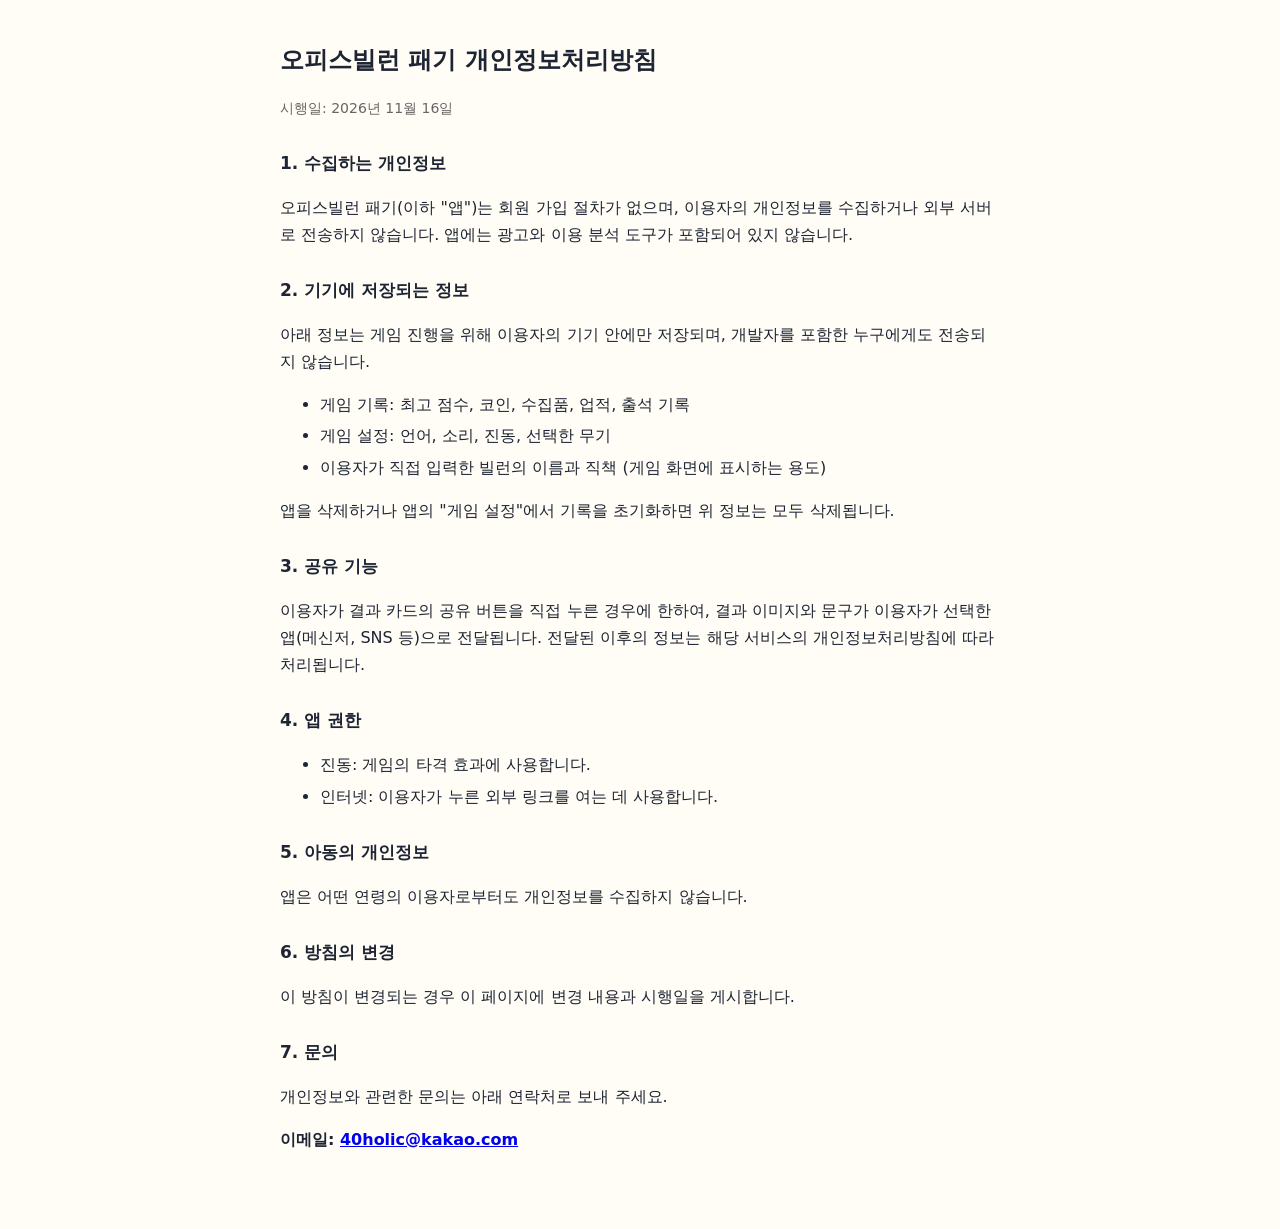
<file: privacy.html>
<!DOCTYPE html>
<html lang="ko">
<head>
<meta charset="UTF-8">
<meta name="viewport" content="width=device-width, initial-scale=1">
<title>오피스빌런 패기 개인정보처리방침</title>
<style>
  body{font-family:system-ui,-apple-system,'Malgun Gothic',sans-serif;line-height:1.7;color:#1d2433;background:#fffdf5;max-width:720px;margin:0 auto;padding:24px 16px 60px}
  h1{font-size:24px}h2{font-size:17px;margin-top:28px}li{margin:4px 0}.muted{color:#666;font-size:14px}
</style>
</head>
<body>
<h1>오피스빌런 패기 개인정보처리방침</h1>
<p class="muted">시행일: 2026년 11월 16일</p>

<h2>1. 수집하는 개인정보</h2>
<p>오피스빌런 패기(이하 "앱")는 회원 가입 절차가 없으며, 이용자의 개인정보를 수집하거나 외부 서버로 전송하지 않습니다. 앱에는 광고와 이용 분석 도구가 포함되어 있지 않습니다.</p>

<h2>2. 기기에 저장되는 정보</h2>
<p>아래 정보는 게임 진행을 위해 이용자의 기기 안에만 저장되며, 개발자를 포함한 누구에게도 전송되지 않습니다.</p>
<ul>
  <li>게임 기록: 최고 점수, 코인, 수집품, 업적, 출석 기록</li>
  <li>게임 설정: 언어, 소리, 진동, 선택한 무기</li>
  <li>이용자가 직접 입력한 빌런의 이름과 직책 (게임 화면에 표시하는 용도)</li>
</ul>
<p>앱을 삭제하거나 앱의 "게임 설정"에서 기록을 초기화하면 위 정보는 모두 삭제됩니다.</p>

<h2>3. 공유 기능</h2>
<p>이용자가 결과 카드의 공유 버튼을 직접 누른 경우에 한하여, 결과 이미지와 문구가 이용자가 선택한 앱(메신저, SNS 등)으로 전달됩니다. 전달된 이후의 정보는 해당 서비스의 개인정보처리방침에 따라 처리됩니다.</p>

<h2>4. 앱 권한</h2>
<ul>
  <li>진동: 게임의 타격 효과에 사용합니다.</li>
  <li>인터넷: 이용자가 누른 외부 링크를 여는 데 사용합니다.</li>
</ul>

<h2>5. 아동의 개인정보</h2>
<p>앱은 어떤 연령의 이용자로부터도 개인정보를 수집하지 않습니다.</p>

<h2>6. 방침의 변경</h2>
<p>이 방침이 변경되는 경우 이 페이지에 변경 내용과 시행일을 게시합니다.</p>

<h2>7. 문의</h2>
<p>개인정보와 관련한 문의는 아래 연락처로 보내 주세요.</p>
<p><b>이메일: <a href="mailto:40holic@kakao.com">40holic@kakao.com</a></b></p>
</body>
</html>
</file>
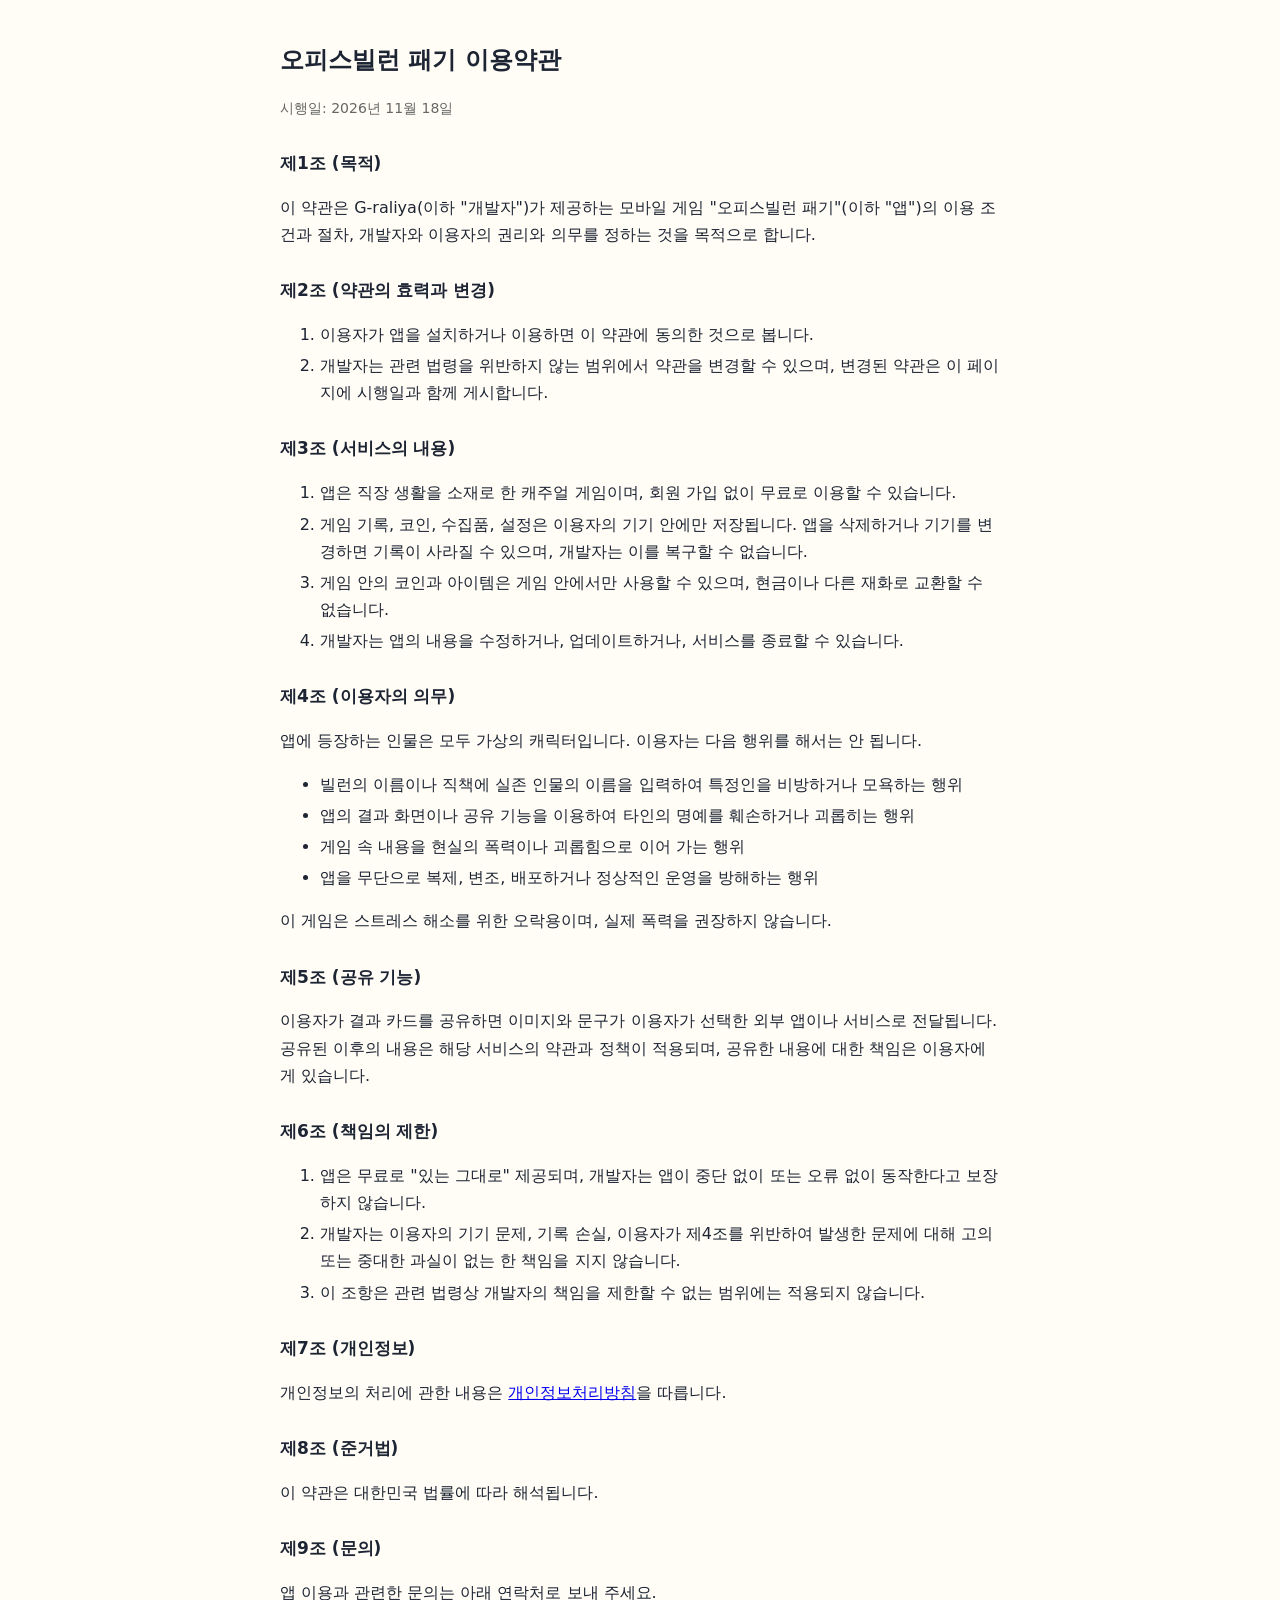
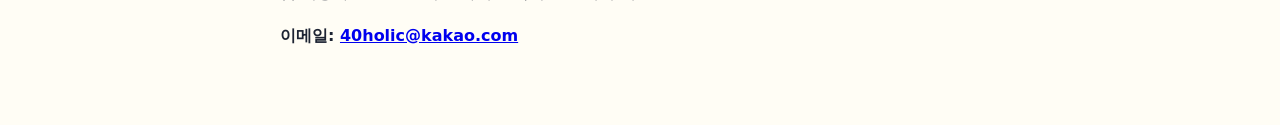
<file: terms.html>
<!DOCTYPE html>
<html lang="ko">
<head>
<meta charset="UTF-8">
<meta name="viewport" content="width=device-width, initial-scale=1">
<title>오피스빌런 패기 이용약관</title>
<style>
  body{font-family:system-ui,-apple-system,'Malgun Gothic',sans-serif;line-height:1.7;color:#1d2433;background:#fffdf5;max-width:720px;margin:0 auto;padding:24px 16px 60px}
  h1{font-size:24px}h2{font-size:17px;margin-top:28px}li{margin:4px 0}.muted{color:#666;font-size:14px}
</style>
</head>
<body>
<h1>오피스빌런 패기 이용약관</h1>
<p class="muted">시행일: 2026년 11월 18일</p>

<h2>제1조 (목적)</h2>
<p>이 약관은 G-raliya(이하 "개발자")가 제공하는 모바일 게임 "오피스빌런 패기"(이하 "앱")의 이용 조건과 절차, 개발자와 이용자의 권리와 의무를 정하는 것을 목적으로 합니다.</p>

<h2>제2조 (약관의 효력과 변경)</h2>
<ol>
  <li>이용자가 앱을 설치하거나 이용하면 이 약관에 동의한 것으로 봅니다.</li>
  <li>개발자는 관련 법령을 위반하지 않는 범위에서 약관을 변경할 수 있으며, 변경된 약관은 이 페이지에 시행일과 함께 게시합니다.</li>
</ol>

<h2>제3조 (서비스의 내용)</h2>
<ol>
  <li>앱은 직장 생활을 소재로 한 캐주얼 게임이며, 회원 가입 없이 무료로 이용할 수 있습니다.</li>
  <li>게임 기록, 코인, 수집품, 설정은 이용자의 기기 안에만 저장됩니다. 앱을 삭제하거나 기기를 변경하면 기록이 사라질 수 있으며, 개발자는 이를 복구할 수 없습니다.</li>
  <li>게임 안의 코인과 아이템은 게임 안에서만 사용할 수 있으며, 현금이나 다른 재화로 교환할 수 없습니다.</li>
  <li>개발자는 앱의 내용을 수정하거나, 업데이트하거나, 서비스를 종료할 수 있습니다.</li>
</ol>

<h2>제4조 (이용자의 의무)</h2>
<p>앱에 등장하는 인물은 모두 가상의 캐릭터입니다. 이용자는 다음 행위를 해서는 안 됩니다.</p>
<ul>
  <li>빌런의 이름이나 직책에 실존 인물의 이름을 입력하여 특정인을 비방하거나 모욕하는 행위</li>
  <li>앱의 결과 화면이나 공유 기능을 이용하여 타인의 명예를 훼손하거나 괴롭히는 행위</li>
  <li>게임 속 내용을 현실의 폭력이나 괴롭힘으로 이어 가는 행위</li>
  <li>앱을 무단으로 복제, 변조, 배포하거나 정상적인 운영을 방해하는 행위</li>
</ul>
<p>이 게임은 스트레스 해소를 위한 오락용이며, 실제 폭력을 권장하지 않습니다.</p>

<h2>제5조 (공유 기능)</h2>
<p>이용자가 결과 카드를 공유하면 이미지와 문구가 이용자가 선택한 외부 앱이나 서비스로 전달됩니다. 공유된 이후의 내용은 해당 서비스의 약관과 정책이 적용되며, 공유한 내용에 대한 책임은 이용자에게 있습니다.</p>

<h2>제6조 (책임의 제한)</h2>
<ol>
  <li>앱은 무료로 "있는 그대로" 제공되며, 개발자는 앱이 중단 없이 또는 오류 없이 동작한다고 보장하지 않습니다.</li>
  <li>개발자는 이용자의 기기 문제, 기록 손실, 이용자가 제4조를 위반하여 발생한 문제에 대해 고의 또는 중대한 과실이 없는 한 책임을 지지 않습니다.</li>
  <li>이 조항은 관련 법령상 개발자의 책임을 제한할 수 없는 범위에는 적용되지 않습니다.</li>
</ol>

<h2>제7조 (개인정보)</h2>
<p>개인정보의 처리에 관한 내용은 <a href="privacy.html">개인정보처리방침</a>을 따릅니다.</p>

<h2>제8조 (준거법)</h2>
<p>이 약관은 대한민국 법률에 따라 해석됩니다.</p>

<h2>제9조 (문의)</h2>
<p>앱 이용과 관련한 문의는 아래 연락처로 보내 주세요.</p>
<p><b>이메일: <a href="mailto:40holic@kakao.com">40holic@kakao.com</a></b></p>
</body>
</html>
</file>
<file: fonts/fonts.css>
/* do-hyeon-[0]-400-normal */
@font-face {
  font-family: 'Do Hyeon';
  font-style: normal;
  font-display: swap;
  font-weight: 400;
  src: url(./files/do-hyeon-0-400-normal.woff2) format('woff2');
  unicode-range: U+f9ca-fa0b,U+ff03-ff05,U+ff07,U+ff0a-ff0b,U+ff0d-ff19,U+ff1b,U+ff1d,U+ff20-ff5b,U+ff5d,U+ffe0-ffe3,U+ffe5-ffe6;
}

/* do-hyeon-[2]-400-normal */
@font-face {
  font-family: 'Do Hyeon';
  font-style: normal;
  font-display: swap;
  font-weight: 400;
  src: url(./files/do-hyeon-2-400-normal.woff2) format('woff2');
  unicode-range: U+d723-d728,U+d72a-d733,U+d735-d748,U+d74a-d74f,U+d752-d753,U+d755-d757,U+d75a-d75f,U+d762-d764,U+d766-d768,U+d76a-d76b,U+d76d-d76f,U+d771-d787,U+d789-d78b,U+d78d-d78f,U+d791-d797,U+d79a,U+d79c,U+d79e-d7a3,U+f900-f909,U+f90b-f92e;
}

/* do-hyeon-[3]-400-normal */
@font-face {
  font-family: 'Do Hyeon';
  font-style: normal;
  font-display: swap;
  font-weight: 400;
  src: url(./files/do-hyeon-3-400-normal.woff2) format('woff2');
  unicode-range: U+d679-d68b,U+d68e-d69e,U+d6a0,U+d6a2-d6a7,U+d6a9-d6c3,U+d6c6-d6c7,U+d6c9-d6cb,U+d6cd-d6d3,U+d6d5-d6d6,U+d6d8-d6e3,U+d6e5-d6e7,U+d6e9-d6fb,U+d6fd-d717,U+d719-d71f,U+d721-d722;
}

/* do-hyeon-[4]-400-normal */
@font-face {
  font-family: 'Do Hyeon';
  font-style: normal;
  font-display: swap;
  font-weight: 400;
  src: url(./files/do-hyeon-4-400-normal.woff2) format('woff2');
  unicode-range: U+d5bc-d5c7,U+d5ca-d5cb,U+d5cd-d5cf,U+d5d1-d5d7,U+d5d9-d5da,U+d5dc,U+d5de-d5e3,U+d5e6-d5e7,U+d5e9-d5eb,U+d5ed-d5f6,U+d5f8,U+d5fa-d5ff,U+d602-d603,U+d605-d607,U+d609-d60f,U+d612-d613,U+d616-d61b,U+d61d-d637,U+d63a-d63b,U+d63d-d63f,U+d641-d647,U+d64a-d64c,U+d64e-d653,U+d656-d657,U+d659-d65b,U+d65d-d666,U+d668,U+d66a-d678;
}

/* do-hyeon-[5]-400-normal */
@font-face {
  font-family: 'Do Hyeon';
  font-style: normal;
  font-display: swap;
  font-weight: 400;
  src: url(./files/do-hyeon-5-400-normal.woff2) format('woff2');
  unicode-range: U+d507,U+d509-d50b,U+d50d-d513,U+d515-d53b,U+d53e-d53f,U+d541-d543,U+d545-d54c,U+d54e,U+d550,U+d552-d557,U+d55a-d55b,U+d55d-d55f,U+d561-d564,U+d566-d567,U+d56a,U+d56c,U+d56e-d573,U+d576-d577,U+d579-d583,U+d585-d586,U+d58a-d5a4,U+d5a6-d5bb;
}

/* do-hyeon-[6]-400-normal */
@font-face {
  font-family: 'Do Hyeon';
  font-style: normal;
  font-display: swap;
  font-weight: 400;
  src: url(./files/do-hyeon-6-400-normal.woff2) format('woff2');
  unicode-range: U+d464-d477,U+d47a-d47b,U+d47d-d47f,U+d481-d487,U+d489-d48a,U+d48c,U+d48e-d4e7,U+d4e9-d503,U+d505-d506;
}

/* do-hyeon-[7]-400-normal */
@font-face {
  font-family: 'Do Hyeon';
  font-style: normal;
  font-display: swap;
  font-weight: 400;
  src: url(./files/do-hyeon-7-400-normal.woff2) format('woff2');
  unicode-range: U+d3bf-d3c7,U+d3ca-d3cf,U+d3d1-d3eb,U+d3ee-d3ef,U+d3f1-d3f3,U+d3f5-d3fb,U+d3fd-d400,U+d402-d45b,U+d45d-d463;
}

/* do-hyeon-[8]-400-normal */
@font-face {
  font-family: 'Do Hyeon';
  font-style: normal;
  font-display: swap;
  font-weight: 400;
  src: url(./files/do-hyeon-8-400-normal.woff2) format('woff2');
  unicode-range: U+d2ff,U+d302-d304,U+d306-d30b,U+d30f,U+d311-d313,U+d315-d31b,U+d31e,U+d322-d324,U+d326-d327,U+d32a-d32b,U+d32d-d32f,U+d331-d337,U+d339-d33c,U+d33e-d37b,U+d37e-d37f,U+d381-d383,U+d385-d38b,U+d38e-d390,U+d392-d397,U+d39a-d39b,U+d39d-d39f,U+d3a1-d3a7,U+d3a9-d3aa,U+d3ac,U+d3ae-d3b3,U+d3b5-d3b7,U+d3b9-d3bb,U+d3bd-d3be;
}

/* do-hyeon-[9]-400-normal */
@font-face {
  font-family: 'Do Hyeon';
  font-style: normal;
  font-display: swap;
  font-weight: 400;
  src: url(./files/do-hyeon-9-400-normal.woff2) format('woff2');
  unicode-range: U+d257-d27f,U+d281-d29b,U+d29d-d29f,U+d2a1-d2ab,U+d2ad-d2b7,U+d2ba-d2bb,U+d2bd-d2bf,U+d2c1-d2c7,U+d2c9-d2ef,U+d2f2-d2f3,U+d2f5-d2f7,U+d2f9-d2fe;
}

/* do-hyeon-[10]-400-normal */
@font-face {
  font-family: 'Do Hyeon';
  font-style: normal;
  font-display: swap;
  font-weight: 400;
  src: url(./files/do-hyeon-10-400-normal.woff2) format('woff2');
  unicode-range: U+d1b4,U+d1b6-d1f3,U+d1f5-d22b,U+d22e-d22f,U+d231-d233,U+d235-d23b,U+d23d-d240,U+d242-d256;
}

/* do-hyeon-[11]-400-normal */
@font-face {
  font-family: 'Do Hyeon';
  font-style: normal;
  font-display: swap;
  font-weight: 400;
  src: url(./files/do-hyeon-11-400-normal.woff2) format('woff2');
  unicode-range: U+d105-d12f,U+d132-d133,U+d135-d137,U+d139-d13f,U+d141-d142,U+d144,U+d146-d14b,U+d14e-d14f,U+d151-d153,U+d155-d15b,U+d15e-d187,U+d189-d19f,U+d1a2-d1a3,U+d1a5-d1a7,U+d1a9-d1af,U+d1b2-d1b3;
}

/* do-hyeon-[12]-400-normal */
@font-face {
  font-family: 'Do Hyeon';
  font-style: normal;
  font-display: swap;
  font-weight: 400;
  src: url(./files/do-hyeon-12-400-normal.woff2) format('woff2');
  unicode-range: U+d04b-d04f,U+d051-d057,U+d059-d06b,U+d06d-d06f,U+d071-d073,U+d075-d07b,U+d07e-d0a3,U+d0a6-d0a7,U+d0a9-d0ab,U+d0ad-d0b3,U+d0b6,U+d0b8,U+d0ba-d0bf,U+d0c2-d0c3,U+d0c5-d0c7,U+d0c9-d0cf,U+d0d2,U+d0d6-d0db,U+d0de-d0df,U+d0e1-d0e3,U+d0e5-d0eb,U+d0ee-d0f0,U+d0f2-d104;
}

/* do-hyeon-[13]-400-normal */
@font-face {
  font-family: 'Do Hyeon';
  font-style: normal;
  font-display: swap;
  font-weight: 400;
  src: url(./files/do-hyeon-13-400-normal.woff2) format('woff2');
  unicode-range: U+cfa2-cfc3,U+cfc5-cfdf,U+cfe2-cfe3,U+cfe5-cfe7,U+cfe9-cff4,U+cff6-cffb,U+cffd-cfff,U+d001-d003,U+d005-d017,U+d019-d033,U+d036-d037,U+d039-d03b,U+d03d-d04a;
}

/* do-hyeon-[14]-400-normal */
@font-face {
  font-family: 'Do Hyeon';
  font-style: normal;
  font-display: swap;
  font-weight: 400;
  src: url(./files/do-hyeon-14-400-normal.woff2) format('woff2');
  unicode-range: U+cef0-cef3,U+cef6,U+cef9-ceff,U+cf01-cf03,U+cf05-cf07,U+cf09-cf0f,U+cf11-cf12,U+cf14-cf1b,U+cf1d-cf1f,U+cf21-cf2f,U+cf31-cf53,U+cf56-cf57,U+cf59-cf5b,U+cf5d-cf63,U+cf66,U+cf68,U+cf6a-cf6f,U+cf71-cf84,U+cf86-cf8b,U+cf8d-cfa1;
}

/* do-hyeon-[15]-400-normal */
@font-face {
  font-family: 'Do Hyeon';
  font-style: normal;
  font-display: swap;
  font-weight: 400;
  src: url(./files/do-hyeon-15-400-normal.woff2) format('woff2');
  unicode-range: U+ce3c-ce57,U+ce5a-ce5b,U+ce5d-ce5f,U+ce61-ce67,U+ce6a,U+ce6c,U+ce6e-ce73,U+ce76-ce77,U+ce79-ce7b,U+ce7d-ce83,U+ce85-ce88,U+ce8a-ce8f,U+ce91-ce93,U+ce95-ce97,U+ce99-ce9f,U+cea2,U+cea4-ceab,U+cead-cee3,U+cee6-cee7,U+cee9-ceeb,U+ceed-ceef;
}

/* do-hyeon-[16]-400-normal */
@font-face {
  font-family: 'Do Hyeon';
  font-style: normal;
  font-display: swap;
  font-weight: 400;
  src: url(./files/do-hyeon-16-400-normal.woff2) format('woff2');
  unicode-range: U+cd92-cd93,U+cd96-cd97,U+cd99-cd9b,U+cd9d-cda3,U+cda6-cda8,U+cdaa-cdaf,U+cdb1-cdc3,U+cdc5-cdcb,U+cdcd-cde7,U+cde9-ce03,U+ce05-ce1f,U+ce22-ce34,U+ce36-ce3b;
}

/* do-hyeon-[17]-400-normal */
@font-face {
  font-family: 'Do Hyeon';
  font-style: normal;
  font-display: swap;
  font-weight: 400;
  src: url(./files/do-hyeon-17-400-normal.woff2) format('woff2');
  unicode-range: U+ccef-cd07,U+cd0a-cd0b,U+cd0d-cd1a,U+cd1c,U+cd1e-cd2b,U+cd2d-cd5b,U+cd5d-cd77,U+cd79-cd91;
}

/* do-hyeon-[18]-400-normal */
@font-face {
  font-family: 'Do Hyeon';
  font-style: normal;
  font-display: swap;
  font-weight: 400;
  src: url(./files/do-hyeon-18-400-normal.woff2) format('woff2');
  unicode-range: U+cc3f-cc43,U+cc46-cc47,U+cc49-cc4b,U+cc4d-cc53,U+cc55-cc58,U+cc5a-cc5f,U+cc61-cc97,U+cc9a-cc9b,U+cc9d-cc9f,U+cca1-cca7,U+ccaa,U+ccac,U+ccae-ccb3,U+ccb6-ccb7,U+ccb9-ccbb,U+ccbd-cccf,U+ccd1-cce3,U+cce5-ccee;
}

/* do-hyeon-[19]-400-normal */
@font-face {
  font-family: 'Do Hyeon';
  font-style: normal;
  font-display: swap;
  font-weight: 400;
  src: url(./files/do-hyeon-19-400-normal.woff2) format('woff2');
  unicode-range: U+cb91-cbd3,U+cbd5-cbe3,U+cbe5-cc0b,U+cc0e-cc0f,U+cc11-cc13,U+cc15-cc1b,U+cc1d-cc20,U+cc23-cc27,U+cc2a-cc2b,U+cc2d,U+cc2f,U+cc31-cc37,U+cc3a,U+cc3c;
}

/* do-hyeon-[20]-400-normal */
@font-face {
  font-family: 'Do Hyeon';
  font-style: normal;
  font-display: swap;
  font-weight: 400;
  src: url(./files/do-hyeon-20-400-normal.woff2) format('woff2');
  unicode-range: U+caf4-cb47,U+cb4a-cb90;
}

/* do-hyeon-[21]-400-normal */
@font-face {
  font-family: 'Do Hyeon';
  font-style: normal;
  font-display: swap;
  font-weight: 400;
  src: url(./files/do-hyeon-21-400-normal.woff2) format('woff2');
  unicode-range: U+ca4a-ca4b,U+ca4e-ca4f,U+ca51-ca53,U+ca55-ca5b,U+ca5d-ca60,U+ca62-ca83,U+ca85-cabb,U+cabe-cabf,U+cac1-cac3,U+cac5-cacb,U+cacd-cad0,U+cad2,U+cad4-cad8,U+cada-caf3;
}

/* do-hyeon-[22]-400-normal */
@font-face {
  font-family: 'Do Hyeon';
  font-style: normal;
  font-display: swap;
  font-weight: 400;
  src: url(./files/do-hyeon-22-400-normal.woff2) format('woff2');
  unicode-range: U+c996-c997,U+c99a-c99c,U+c99e-c9bf,U+c9c2-c9c3,U+c9c5-c9c7,U+c9c9-c9cf,U+c9d2,U+c9d4,U+c9d7-c9d8,U+c9db,U+c9de-c9df,U+c9e1-c9e3,U+c9e5-c9e6,U+c9e8-c9eb,U+c9ee-c9f0,U+c9f2-c9f7,U+c9f9-ca0b,U+ca0d-ca28,U+ca2a-ca49;
}

/* do-hyeon-[23]-400-normal */
@font-face {
  font-family: 'Do Hyeon';
  font-style: normal;
  font-display: swap;
  font-weight: 400;
  src: url(./files/do-hyeon-23-400-normal.woff2) format('woff2');
  unicode-range: U+c8e9-c8f4,U+c8f6-c8fb,U+c8fe-c8ff,U+c901-c903,U+c905-c90b,U+c90e-c910,U+c912-c917,U+c919-c92b,U+c92d-c94f,U+c951-c953,U+c955-c96b,U+c96d-c973,U+c975-c987,U+c98a-c98b,U+c98d-c98f,U+c991-c995;
}

/* do-hyeon-[24]-400-normal */
@font-face {
  font-family: 'Do Hyeon';
  font-style: normal;
  font-display: swap;
  font-weight: 400;
  src: url(./files/do-hyeon-24-400-normal.woff2) format('woff2');
  unicode-range: U+c841-c84b,U+c84d-c86f,U+c872-c873,U+c875-c877,U+c879-c87f,U+c882-c884,U+c887-c88a,U+c88d-c8c3,U+c8c5-c8df,U+c8e1-c8e8;
}

/* do-hyeon-[25]-400-normal */
@font-face {
  font-family: 'Do Hyeon';
  font-style: normal;
  font-display: swap;
  font-weight: 400;
  src: url(./files/do-hyeon-25-400-normal.woff2) format('woff2');
  unicode-range: U+c779-c77b,U+c77e-c782,U+c786,U+c78b,U+c78d,U+c78f,U+c792-c793,U+c795,U+c797,U+c799-c79f,U+c7a2,U+c7a7-c7ab,U+c7ae-c7bb,U+c7bd-c7c0,U+c7c2-c7c7,U+c7c9-c7dc,U+c7de-c7ff,U+c802-c803,U+c805-c807,U+c809,U+c80b-c80f,U+c812,U+c814,U+c817-c81b,U+c81e-c81f,U+c821-c823,U+c825-c82e,U+c830-c837,U+c839-c83b,U+c83d-c840;
}

/* do-hyeon-[26]-400-normal */
@font-face {
  font-family: 'Do Hyeon';
  font-style: normal;
  font-display: swap;
  font-weight: 400;
  src: url(./files/do-hyeon-26-400-normal.woff2) format('woff2');
  unicode-range: U+c6bb-c6bf,U+c6c2,U+c6c4,U+c6c6-c6cb,U+c6ce-c6cf,U+c6d1-c6d3,U+c6d5-c6db,U+c6dd-c6df,U+c6e1-c6e7,U+c6e9-c6eb,U+c6ed-c6ef,U+c6f1-c6f8,U+c6fa-c703,U+c705-c707,U+c709-c70b,U+c70d-c716,U+c718,U+c71a-c71f,U+c722-c723,U+c725-c727,U+c729-c734,U+c736-c73b,U+c73e-c73f,U+c741-c743,U+c745-c74b,U+c74e-c750,U+c752-c757,U+c759-c773,U+c776-c777;
}

/* do-hyeon-[27]-400-normal */
@font-face {
  font-family: 'Do Hyeon';
  font-style: normal;
  font-display: swap;
  font-weight: 400;
  src: url(./files/do-hyeon-27-400-normal.woff2) format('woff2');
  unicode-range: U+c5f5-c5fb,U+c5fe,U+c602-c605,U+c607,U+c609-c60f,U+c611-c61a,U+c61c-c623,U+c626-c627,U+c629-c62b,U+c62d,U+c62f-c632,U+c636,U+c638,U+c63a-c63f,U+c642-c643,U+c645-c647,U+c649-c652,U+c656-c65b,U+c65d-c65f,U+c661-c663,U+c665-c677,U+c679-c67b,U+c67d-c693,U+c696-c697,U+c699-c69b,U+c69d-c6a3,U+c6a6,U+c6a8,U+c6aa-c6af,U+c6b2-c6b3,U+c6b5-c6b7,U+c6b9-c6ba;
}

/* do-hyeon-[28]-400-normal */
@font-face {
  font-family: 'Do Hyeon';
  font-style: normal;
  font-display: swap;
  font-weight: 400;
  src: url(./files/do-hyeon-28-400-normal.woff2) format('woff2');
  unicode-range: U+c517-c527,U+c52a-c52b,U+c52d-c52f,U+c531-c538,U+c53a,U+c53c,U+c53e-c543,U+c546-c547,U+c54b,U+c54d-c552,U+c556,U+c55a-c55b,U+c55d,U+c55f,U+c562-c563,U+c565-c567,U+c569-c56f,U+c572,U+c574,U+c576-c57b,U+c57e-c57f,U+c581-c583,U+c585-c586,U+c588-c58b,U+c58e,U+c590,U+c592-c596,U+c599-c5b3,U+c5b6-c5b7,U+c5ba,U+c5be-c5c3,U+c5ca-c5cb,U+c5cd,U+c5cf,U+c5d2-c5d3,U+c5d5-c5d7,U+c5d9-c5df,U+c5e1-c5e2,U+c5e4,U+c5e6-c5eb,U+c5ef,U+c5f1-c5f3;
}

/* do-hyeon-[29]-400-normal */
@font-face {
  font-family: 'Do Hyeon';
  font-style: normal;
  font-display: swap;
  font-weight: 400;
  src: url(./files/do-hyeon-29-400-normal.woff2) format('woff2');
  unicode-range: U+c475-c4ef,U+c4f2-c4f3,U+c4f5-c4f7,U+c4f9-c4ff,U+c502-c50b,U+c50d-c516;
}

/* do-hyeon-[30]-400-normal */
@font-face {
  font-family: 'Do Hyeon';
  font-style: normal;
  font-display: swap;
  font-weight: 400;
  src: url(./files/do-hyeon-30-400-normal.woff2) format('woff2');
  unicode-range: U+c3d0-c3d7,U+c3da-c3db,U+c3dd-c3de,U+c3e1-c3ec,U+c3ee-c3f3,U+c3f5-c42b,U+c42d-c463,U+c466-c474;
}

/* do-hyeon-[31]-400-normal */
@font-face {
  font-family: 'Do Hyeon';
  font-style: normal;
  font-display: swap;
  font-weight: 400;
  src: url(./files/do-hyeon-31-400-normal.woff2) format('woff2');
  unicode-range: U+c32b-c367,U+c36a-c36b,U+c36d-c36f,U+c371-c377,U+c37a-c37b,U+c37e-c383,U+c385-c387,U+c389-c3cf;
}

/* do-hyeon-[32]-400-normal */
@font-face {
  font-family: 'Do Hyeon';
  font-style: normal;
  font-display: swap;
  font-weight: 400;
  src: url(./files/do-hyeon-32-400-normal.woff2) format('woff2');
  unicode-range: U+c26a-c26b,U+c26d-c26f,U+c271-c273,U+c275-c27b,U+c27e-c287,U+c289-c28f,U+c291-c297,U+c299-c29a,U+c29c-c2a3,U+c2a5-c2a7,U+c2a9-c2ab,U+c2ad-c2b3,U+c2b6,U+c2b8,U+c2ba-c2bb,U+c2bd-c2db,U+c2de-c2df,U+c2e1-c2e2,U+c2e5-c2ea,U+c2ee,U+c2f0,U+c2f2-c2f5,U+c2f7,U+c2fa-c2fb,U+c2fd-c2ff,U+c301-c307,U+c309-c30c,U+c30e-c312,U+c315-c323,U+c325-c328,U+c32a;
}

/* do-hyeon-[33]-400-normal */
@font-face {
  font-family: 'Do Hyeon';
  font-style: normal;
  font-display: swap;
  font-weight: 400;
  src: url(./files/do-hyeon-33-400-normal.woff2) format('woff2');
  unicode-range: U+c1bc-c1c3,U+c1c5-c1df,U+c1e1-c1fb,U+c1fd-c203,U+c205-c20c,U+c20e,U+c210-c217,U+c21a-c21b,U+c21d-c21e,U+c221-c227,U+c229-c22a,U+c22c,U+c22e,U+c230,U+c233-c24f,U+c251-c257,U+c259-c269;
}

/* do-hyeon-[34]-400-normal */
@font-face {
  font-family: 'Do Hyeon';
  font-style: normal;
  font-display: swap;
  font-weight: 400;
  src: url(./files/do-hyeon-34-400-normal.woff2) format('woff2');
  unicode-range: U+c101-c11b,U+c11f,U+c121-c123,U+c125-c12b,U+c12e,U+c132-c137,U+c13a-c13b,U+c13d-c13f,U+c141-c147,U+c14a,U+c14c-c153,U+c155-c157,U+c159-c15b,U+c15d-c166,U+c169-c16f,U+c171-c177,U+c179-c18b,U+c18e-c18f,U+c191-c193,U+c195-c19b,U+c19d-c19e,U+c1a0,U+c1a2-c1a4,U+c1a6-c1bb;
}

/* do-hyeon-[35]-400-normal */
@font-face {
  font-family: 'Do Hyeon';
  font-style: normal;
  font-display: swap;
  font-weight: 400;
  src: url(./files/do-hyeon-35-400-normal.woff2) format('woff2');
  unicode-range: U+c049-c057,U+c059-c05b,U+c05d-c05f,U+c061-c067,U+c069-c08f,U+c091-c0ab,U+c0ae-c0af,U+c0b1-c0b3,U+c0b5,U+c0b7-c0bb,U+c0be,U+c0c2-c0c7,U+c0ca-c0cb,U+c0cd-c0cf,U+c0d1-c0d7,U+c0d9-c0da,U+c0dc,U+c0de-c0e3,U+c0e5-c0eb,U+c0ed-c0f3,U+c0f6,U+c0f8,U+c0fa-c0ff;
}

/* do-hyeon-[36]-400-normal */
@font-face {
  font-family: 'Do Hyeon';
  font-style: normal;
  font-display: swap;
  font-weight: 400;
  src: url(./files/do-hyeon-36-400-normal.woff2) format('woff2');
  unicode-range: U+bfa7-bfaf,U+bfb1-bfc4,U+bfc6-bfcb,U+bfce-bfcf,U+bfd1-bfd3,U+bfd5-bfdb,U+bfdd-c048;
}

/* do-hyeon-[37]-400-normal */
@font-face {
  font-family: 'Do Hyeon';
  font-style: normal;
  font-display: swap;
  font-weight: 400;
  src: url(./files/do-hyeon-37-400-normal.woff2) format('woff2');
  unicode-range: U+bf07,U+bf09-bf3f,U+bf41-bf4f,U+bf52-bf54,U+bf56-bfa6;
}

/* do-hyeon-[38]-400-normal */
@font-face {
  font-family: 'Do Hyeon';
  font-style: normal;
  font-display: swap;
  font-weight: 400;
  src: url(./files/do-hyeon-38-400-normal.woff2) format('woff2');
  unicode-range: U+be56,U+be58,U+be5c-be5f,U+be62-be63,U+be65-be67,U+be69-be74,U+be76-be7b,U+be7e-be7f,U+be81-be8e,U+be90,U+be92-bea7,U+bea9-becf,U+bed2-bed3,U+bed5-bed6,U+bed9-bee3,U+bee6-bf06;
}

/* do-hyeon-[39]-400-normal */
@font-face {
  font-family: 'Do Hyeon';
  font-style: normal;
  font-display: swap;
  font-weight: 400;
  src: url(./files/do-hyeon-39-400-normal.woff2) format('woff2');
  unicode-range: U+bdb0-bdd3,U+bdd5-bdef,U+bdf1-be0b,U+be0d-be0f,U+be11-be13,U+be15-be43,U+be46-be47,U+be49-be4b,U+be4d-be53;
}

/* do-hyeon-[40]-400-normal */
@font-face {
  font-family: 'Do Hyeon';
  font-style: normal;
  font-display: swap;
  font-weight: 400;
  src: url(./files/do-hyeon-40-400-normal.woff2) format('woff2');
  unicode-range: U+bd03,U+bd06,U+bd08,U+bd0a-bd0f,U+bd11-bd22,U+bd25-bd47,U+bd49-bd58,U+bd5a-bd7f,U+bd82-bd83,U+bd85-bd87,U+bd8a-bd8f,U+bd91-bd92,U+bd94,U+bd96-bd98,U+bd9a-bdaf;
}

/* do-hyeon-[41]-400-normal */
@font-face {
  font-family: 'Do Hyeon';
  font-style: normal;
  font-display: swap;
  font-weight: 400;
  src: url(./files/do-hyeon-41-400-normal.woff2) format('woff2');
  unicode-range: U+bc4e-bc83,U+bc86-bc87,U+bc89-bc8b,U+bc8d-bc93,U+bc96,U+bc98,U+bc9b-bc9f,U+bca2-bca3,U+bca5-bca7,U+bca9-bcb2,U+bcb4-bcbb,U+bcbe-bcbf,U+bcc1-bcc3,U+bcc5-bccc,U+bcce-bcd0,U+bcd2-bcd4,U+bcd6-bcf3,U+bcf7,U+bcf9-bcfb,U+bcfd-bd02;
}

/* do-hyeon-[42]-400-normal */
@font-face {
  font-family: 'Do Hyeon';
  font-style: normal;
  font-display: swap;
  font-weight: 400;
  src: url(./files/do-hyeon-42-400-normal.woff2) format('woff2');
  unicode-range: U+bb90-bba3,U+bba5-bbab,U+bbad-bbbf,U+bbc1-bbf7,U+bbfa-bbfb,U+bbfd-bbfe,U+bc01-bc07,U+bc09-bc0a,U+bc0e,U+bc10,U+bc12-bc13,U+bc17,U+bc19-bc1a,U+bc1e,U+bc20-bc23,U+bc26,U+bc28,U+bc2a-bc2c,U+bc2e-bc2f,U+bc32-bc33,U+bc35-bc37,U+bc39-bc3f,U+bc41-bc42,U+bc44,U+bc46-bc48,U+bc4a-bc4d;
}

/* do-hyeon-[43]-400-normal */
@font-face {
  font-family: 'Do Hyeon';
  font-style: normal;
  font-display: swap;
  font-weight: 400;
  src: url(./files/do-hyeon-43-400-normal.woff2) format('woff2');
  unicode-range: U+bae6-bafb,U+bafd-bb17,U+bb19-bb33,U+bb37,U+bb39-bb3a,U+bb3d-bb43,U+bb45-bb46,U+bb48,U+bb4a-bb4f,U+bb51-bb53,U+bb55-bb57,U+bb59-bb62,U+bb64-bb8f;
}

/* do-hyeon-[44]-400-normal */
@font-face {
  font-family: 'Do Hyeon';
  font-style: normal;
  font-display: swap;
  font-weight: 400;
  src: url(./files/do-hyeon-44-400-normal.woff2) format('woff2');
  unicode-range: U+ba30-ba37,U+ba3a-ba3b,U+ba3d-ba3f,U+ba41-ba47,U+ba49-ba4a,U+ba4c,U+ba4e-ba53,U+ba56-ba57,U+ba59-ba5b,U+ba5d-ba63,U+ba65-ba66,U+ba68-ba6f,U+ba71-ba73,U+ba75-ba77,U+ba79-ba84,U+ba86,U+ba88-baa7,U+baaa,U+baad-baaf,U+bab1-bab7,U+baba,U+babc,U+babe-bae5;
}

/* do-hyeon-[45]-400-normal */
@font-face {
  font-family: 'Do Hyeon';
  font-style: normal;
  font-display: swap;
  font-weight: 400;
  src: url(./files/do-hyeon-45-400-normal.woff2) format('woff2');
  unicode-range: U+b96e-b973,U+b976-b977,U+b979-b97b,U+b97d-b983,U+b986,U+b988,U+b98a-b98d,U+b98f-b9ab,U+b9ae-b9af,U+b9b1-b9b3,U+b9b5-b9bb,U+b9be,U+b9c0,U+b9c2-b9c7,U+b9ca-b9cb,U+b9cd,U+b9d2-b9d7,U+b9da,U+b9dc,U+b9df-b9e0,U+b9e2,U+b9e6-b9e7,U+b9e9-b9f3,U+b9f6,U+b9f8,U+b9fb-ba2f;
}

/* do-hyeon-[46]-400-normal */
@font-face {
  font-family: 'Do Hyeon';
  font-style: normal;
  font-display: swap;
  font-weight: 400;
  src: url(./files/do-hyeon-46-400-normal.woff2) format('woff2');
  unicode-range: U+b8bf-b8cb,U+b8cd-b8e0,U+b8e2-b8e7,U+b8ea-b8eb,U+b8ed-b8ef,U+b8f1-b8f7,U+b8fa,U+b8fc,U+b8fe-b903,U+b905-b917,U+b919-b91f,U+b921-b93b,U+b93d-b957,U+b95a-b95b,U+b95d-b95f,U+b961-b967,U+b969-b96c;
}

/* do-hyeon-[47]-400-normal */
@font-face {
  font-family: 'Do Hyeon';
  font-style: normal;
  font-display: swap;
  font-weight: 400;
  src: url(./files/do-hyeon-47-400-normal.woff2) format('woff2');
  unicode-range: U+b80d-b80f,U+b811-b817,U+b81a,U+b81c-b823,U+b826-b827,U+b829-b82b,U+b82d-b833,U+b836,U+b83a-b83f,U+b841-b85b,U+b85e-b85f,U+b861-b863,U+b865-b86b,U+b86e,U+b870,U+b872-b8af,U+b8b1-b8be;
}

/* do-hyeon-[48]-400-normal */
@font-face {
  font-family: 'Do Hyeon';
  font-style: normal;
  font-display: swap;
  font-weight: 400;
  src: url(./files/do-hyeon-48-400-normal.woff2) format('woff2');
  unicode-range: U+b74d-b75f,U+b761-b763,U+b765-b774,U+b776-b77b,U+b77e-b77f,U+b781-b783,U+b785-b78b,U+b78e,U+b792-b796,U+b79a-b79b,U+b79d-b7a7,U+b7aa,U+b7ae-b7b3,U+b7b6-b7c8,U+b7ca-b7eb,U+b7ee-b7ef,U+b7f1-b7f3,U+b7f5-b7fb,U+b7fe,U+b802-b806,U+b80a-b80b;
}

/* do-hyeon-[49]-400-normal */
@font-face {
  font-family: 'Do Hyeon';
  font-style: normal;
  font-display: swap;
  font-weight: 400;
  src: url(./files/do-hyeon-49-400-normal.woff2) format('woff2');
  unicode-range: U+b6a7-b6aa,U+b6ac-b6b0,U+b6b2-b6ef,U+b6f1-b727,U+b72a-b72b,U+b72d-b72e,U+b731-b737,U+b739-b73a,U+b73c-b743,U+b745-b74c;
}

/* do-hyeon-[50]-400-normal */
@font-face {
  font-family: 'Do Hyeon';
  font-style: normal;
  font-display: swap;
  font-weight: 400;
  src: url(./files/do-hyeon-50-400-normal.woff2) format('woff2');
  unicode-range: U+b605-b60f,U+b612-b617,U+b619-b624,U+b626-b69b,U+b69e-b6a3,U+b6a5-b6a6;
}

/* do-hyeon-[51]-400-normal */
@font-face {
  font-family: 'Do Hyeon';
  font-style: normal;
  font-display: swap;
  font-weight: 400;
  src: url(./files/do-hyeon-51-400-normal.woff2) format('woff2');
  unicode-range: U+b55f,U+b562-b583,U+b585-b59f,U+b5a2-b5a3,U+b5a5-b5a7,U+b5a9-b5b2,U+b5b5-b5ba,U+b5bd-b604;
}

/* do-hyeon-[52]-400-normal */
@font-face {
  font-family: 'Do Hyeon';
  font-style: normal;
  font-display: swap;
  font-weight: 400;
  src: url(./files/do-hyeon-52-400-normal.woff2) format('woff2');
  unicode-range: U+b4a5-b4b6,U+b4b8-b4bf,U+b4c1-b4c7,U+b4c9-b4db,U+b4de-b4df,U+b4e1-b4e2,U+b4e5-b4eb,U+b4ee,U+b4f0,U+b4f2-b513,U+b516-b517,U+b519-b51a,U+b51d-b523,U+b526,U+b528,U+b52b-b52f,U+b532-b533,U+b535-b537,U+b539-b53f,U+b541-b544,U+b546-b54b,U+b54d-b54f,U+b551-b55b,U+b55d-b55e;
}

/* do-hyeon-[53]-400-normal */
@font-face {
  font-family: 'Do Hyeon';
  font-style: normal;
  font-display: swap;
  font-weight: 400;
  src: url(./files/do-hyeon-53-400-normal.woff2) format('woff2');
  unicode-range: U+b3f8-b3fb,U+b3fd-b40f,U+b411-b417,U+b419-b41b,U+b41d-b41f,U+b421-b427,U+b42a-b42b,U+b42d-b44f,U+b452-b453,U+b455-b457,U+b459-b45f,U+b462-b464,U+b466-b46b,U+b46d-b47f,U+b481-b4a3;
}

/* do-hyeon-[54]-400-normal */
@font-face {
  font-family: 'Do Hyeon';
  font-style: normal;
  font-display: swap;
  font-weight: 400;
  src: url(./files/do-hyeon-54-400-normal.woff2) format('woff2');
  unicode-range: U+b342-b353,U+b356-b357,U+b359-b35b,U+b35d-b35e,U+b360-b363,U+b366,U+b368,U+b36a-b36d,U+b36f,U+b372-b373,U+b375-b377,U+b379-b37f,U+b381-b382,U+b384,U+b386-b38b,U+b38d-b3c3,U+b3c6-b3c7,U+b3c9-b3ca,U+b3cd-b3d3,U+b3d6,U+b3d8,U+b3da-b3f7;
}

/* do-hyeon-[55]-400-normal */
@font-face {
  font-family: 'Do Hyeon';
  font-style: normal;
  font-display: swap;
  font-weight: 400;
  src: url(./files/do-hyeon-55-400-normal.woff2) format('woff2');
  unicode-range: U+b27c-b283,U+b285-b28f,U+b292-b293,U+b295-b297,U+b29a-b29f,U+b2a1-b2a4,U+b2a7-b2a9,U+b2ab,U+b2ad-b2c7,U+b2ca-b2cb,U+b2cd-b2cf,U+b2d1-b2d7,U+b2da,U+b2dc,U+b2de-b2e3,U+b2e7,U+b2e9-b2ea,U+b2ef-b2f3,U+b2f6,U+b2f8,U+b2fa-b2fb,U+b2fd-b2fe,U+b302-b303,U+b305-b307,U+b309-b30f,U+b312,U+b316-b31b,U+b31d-b341;
}

/* do-hyeon-[56]-400-normal */
@font-face {
  font-family: 'Do Hyeon';
  font-style: normal;
  font-display: swap;
  font-weight: 400;
  src: url(./files/do-hyeon-56-400-normal.woff2) format('woff2');
  unicode-range: U+b1d6-b1e7,U+b1e9-b1fc,U+b1fe-b203,U+b206-b207,U+b209-b20b,U+b20d-b213,U+b216-b21f,U+b221-b257,U+b259-b273,U+b275-b27b;
}

/* do-hyeon-[57]-400-normal */
@font-face {
  font-family: 'Do Hyeon';
  font-style: normal;
  font-display: swap;
  font-weight: 400;
  src: url(./files/do-hyeon-57-400-normal.woff2) format('woff2');
  unicode-range: U+b120-b122,U+b126-b127,U+b129-b12b,U+b12d-b133,U+b136,U+b138,U+b13a-b13f,U+b142-b143,U+b145-b14f,U+b151-b153,U+b156-b157,U+b159-b177,U+b17a-b17b,U+b17d-b17f,U+b181-b187,U+b189-b18c,U+b18e-b191,U+b195-b1a7,U+b1a9-b1cb,U+b1cd-b1d5;
}

/* do-hyeon-[58]-400-normal */
@font-face {
  font-family: 'Do Hyeon';
  font-style: normal;
  font-display: swap;
  font-weight: 400;
  src: url(./files/do-hyeon-58-400-normal.woff2) format('woff2');
  unicode-range: U+b05f-b07b,U+b07e-b07f,U+b081-b083,U+b085-b08b,U+b08d-b097,U+b09b,U+b09d-b09f,U+b0a2-b0a7,U+b0aa,U+b0b0,U+b0b2,U+b0b6-b0b7,U+b0b9-b0bb,U+b0bd-b0c3,U+b0c6-b0c7,U+b0ca-b0cf,U+b0d1-b0df,U+b0e1-b0e4,U+b0e6-b107,U+b10a-b10b,U+b10d-b10f,U+b111-b112,U+b114-b117,U+b119-b11a,U+b11c-b11f;
}

/* do-hyeon-[59]-400-normal */
@font-face {
  font-family: 'Do Hyeon';
  font-style: normal;
  font-display: swap;
  font-weight: 400;
  src: url(./files/do-hyeon-59-400-normal.woff2) format('woff2');
  unicode-range: U+afac-afb7,U+afba-afbb,U+afbd-afbf,U+afc1-afc6,U+afca-afcc,U+afce-afd3,U+afd5-afe7,U+afe9-afef,U+aff1-b00b,U+b00d-b00f,U+b011-b013,U+b015-b01b,U+b01d-b027,U+b029-b043,U+b045-b047,U+b049,U+b04b,U+b04d-b052,U+b055-b056,U+b058-b05c,U+b05e;
}

/* do-hyeon-[60]-400-normal */
@font-face {
  font-family: 'Do Hyeon';
  font-style: normal;
  font-display: swap;
  font-weight: 400;
  src: url(./files/do-hyeon-60-400-normal.woff2) format('woff2');
  unicode-range: U+af03-af07,U+af09-af2b,U+af2e-af33,U+af35-af3b,U+af3e-af40,U+af44-af47,U+af4a-af5c,U+af5e-af63,U+af65-af7f,U+af81-afab;
}

/* do-hyeon-[61]-400-normal */
@font-face {
  font-family: 'Do Hyeon';
  font-style: normal;
  font-display: swap;
  font-weight: 400;
  src: url(./files/do-hyeon-61-400-normal.woff2) format('woff2');
  unicode-range: U+ae56-ae5b,U+ae5e-ae60,U+ae62-ae64,U+ae66-ae67,U+ae69-ae6b,U+ae6d-ae83,U+ae85-aebb,U+aebf,U+aec1-aec3,U+aec5-aecb,U+aece,U+aed0,U+aed2-aed7,U+aed9-aef3,U+aef5-af02;
}

/* do-hyeon-[62]-400-normal */
@font-face {
  font-family: 'Do Hyeon';
  font-style: normal;
  font-display: swap;
  font-weight: 400;
  src: url(./files/do-hyeon-62-400-normal.woff2) format('woff2');
  unicode-range: U+ad9c-ada3,U+ada5-adbf,U+adc1-adc3,U+adc5-adc7,U+adc9-add2,U+add4-addb,U+addd-addf,U+ade1-ade3,U+ade5-adf7,U+adfa-adfb,U+adfd-adff,U+ae02-ae07,U+ae0a,U+ae0c,U+ae0e-ae13,U+ae15-ae2f,U+ae31-ae33,U+ae35-ae37,U+ae39-ae3f,U+ae42,U+ae44,U+ae46-ae49,U+ae4b,U+ae4f,U+ae51-ae53,U+ae55;
}

/* do-hyeon-[63]-400-normal */
@font-face {
  font-family: 'Do Hyeon';
  font-style: normal;
  font-display: swap;
  font-weight: 400;
  src: url(./files/do-hyeon-63-400-normal.woff2) format('woff2');
  unicode-range: U+ace2-ace3,U+ace5-ace6,U+ace9-acef,U+acf2,U+acf4,U+acf7-acfb,U+acfe-acff,U+ad01-ad03,U+ad05-ad0b,U+ad0d-ad10,U+ad12-ad1b,U+ad1d-ad33,U+ad35-ad48,U+ad4a-ad4f,U+ad51-ad6b,U+ad6e-ad6f,U+ad71-ad72,U+ad77-ad7c,U+ad7e,U+ad80,U+ad82-ad87,U+ad89-ad8b,U+ad8d-ad8f,U+ad91-ad9b;
}

/* do-hyeon-[64]-400-normal */
@font-face {
  font-family: 'Do Hyeon';
  font-style: normal;
  font-display: swap;
  font-weight: 400;
  src: url(./files/do-hyeon-64-400-normal.woff2) format('woff2');
  unicode-range: U+ac25-ac2c,U+ac2e,U+ac30,U+ac32-ac37,U+ac39-ac3f,U+ac41-ac4c,U+ac4e-ac6f,U+ac72-ac73,U+ac75-ac76,U+ac79-ac7f,U+ac82,U+ac84-ac88,U+ac8a-ac8b,U+ac8d-ac8f,U+ac91-ac93,U+ac95-ac9b,U+ac9d-ac9e,U+aca1-aca7,U+acab,U+acad-acaf,U+acb1-acb7,U+acba-acbb,U+acbe-acc0,U+acc2-acc3,U+acc5-acdf;
}

/* do-hyeon-[65]-400-normal */
@font-face {
  font-family: 'Do Hyeon';
  font-style: normal;
  font-display: swap;
  font-weight: 400;
  src: url(./files/do-hyeon-65-400-normal.woff2) format('woff2');
  unicode-range: U+99df,U+99ed,U+99f1,U+99ff,U+9a01,U+9a08,U+9a0e-9a0f,U+9a19,U+9a2b,U+9a30,U+9a36-9a37,U+9a40,U+9a43,U+9a45,U+9a4d,U+9a55,U+9a57,U+9a5a-9a5b,U+9a5f,U+9a62,U+9a65,U+9a69-9a6a,U+9aa8,U+9ab8,U+9ad3,U+9ae5,U+9aee,U+9b1a,U+9b27,U+9b2a,U+9b31,U+9b3c,U+9b41-9b45,U+9b4f,U+9b54,U+9b5a,U+9b6f,U+9b8e,U+9b91,U+9b9f,U+9bab,U+9bae,U+9bc9,U+9bd6,U+9be4,U+9be8,U+9c0d,U+9c10,U+9c12,U+9c15,U+9c25,U+9c32,U+9c3b,U+9c47,U+9c49,U+9c57,U+9ce5,U+9ce7,U+9ce9,U+9cf3-9cf4,U+9cf6,U+9d09,U+9d1b,U+9d26,U+9d28,U+9d3b,U+9d51,U+9d5d,U+9d60-9d61,U+9d6c,U+9d72,U+9da9,U+9daf,U+9db4,U+9dc4,U+9dd7,U+9df2,U+9df8-9dfa,U+9e1a,U+9e1e,U+9e75,U+9e79,U+9e7d,U+9e7f,U+9e92-9e93,U+9e97,U+9e9d,U+9e9f,U+9ea5,U+9eb4-9eb5,U+9ebb,U+9ebe,U+9ec3,U+9ecd-9ece,U+9ed4,U+9ed8,U+9edb-9edc,U+9ede,U+9ee8,U+9ef4,U+9f07-9f08,U+9f0e,U+9f13,U+9f20,U+9f3b,U+9f4a-9f4b,U+9f4e,U+9f52,U+9f5f,U+9f61,U+9f67,U+9f6a,U+9f6c,U+9f77,U+9f8d,U+9f90,U+9f95,U+9f9c,U+ac02-ac03,U+ac05-ac06,U+ac09-ac0f,U+ac17-ac18,U+ac1b,U+ac1e-ac1f,U+ac21-ac23;
}

/* do-hyeon-[93]-400-normal */
@font-face {
  font-family: 'Do Hyeon';
  font-style: normal;
  font-display: swap;
  font-weight: 400;
  src: url(./files/do-hyeon-93-400-normal.woff2) format('woff2');
  unicode-range: U+338c-339c,U+339f-33a0,U+33a2-33cb,U+33cf-33d0,U+33d3,U+33d6,U+33d8,U+33db-33dd,U+4e01,U+4e03,U+4e07-4e08,U+4e11,U+4e14-4e15,U+4e18-4e19,U+4e1e,U+4e32,U+4e38-4e39,U+4e42-4e43,U+4e45,U+4e4d-4e4f,U+4e56,U+4e58-4e59,U+4e5d-4e5e,U+4e6b,U+4e6d,U+4e73,U+4e76-4e77,U+4e7e,U+4e82,U+4e86,U+4e88,U+4e8e,U+4e90-4e92,U+4e94-4e95,U+4e98,U+4e9b,U+4e9e,U+4ea1-4ea2,U+4ea4-4ea6,U+4ea8,U+4eab,U+4ead-4eae,U+4eb6,U+4ec0-4ec1,U+4ec4,U+4ec7,U+4ecb,U+4ecd,U+4ed4-4ed5,U+4ed7-4ed9,U+4edd,U+4edf,U+4ee4,U+4ef0,U+4ef2,U+4ef6-4ef7,U+4efb,U+4f01,U+4f09,U+4f0b,U+4f0d-4f11,U+4f2f,U+4f34,U+4f36,U+4f38,U+4f3a,U+4f3c-4f3d;
}

/* do-hyeon-[94]-400-normal */
@font-face {
  font-family: 'Do Hyeon';
  font-style: normal;
  font-display: swap;
  font-weight: 400;
  src: url(./files/do-hyeon-94-400-normal.woff2) format('woff2');
  unicode-range: U+3136,U+3138,U+313a-3140,U+3143-3144,U+3150,U+3152,U+3154-3156,U+3158-315b,U+315d-315f,U+3162,U+3164-318c,U+318e,U+3200-321b,U+3231,U+3239,U+3251-325a,U+3260-327b,U+327e-327f,U+328a-3290,U+3294,U+329e,U+32a5,U+3380-3384,U+3388-338b;
}

/* do-hyeon-[95]-400-normal */
@font-face {
  font-family: 'Do Hyeon';
  font-style: normal;
  font-display: swap;
  font-weight: 400;
  src: url(./files/do-hyeon-95-400-normal.woff2) format('woff2');
  unicode-range: U+2f7d,U+2f7f-2f8b,U+2f8e-2f90,U+2f92-2f97,U+2f99-2fa0,U+2fa2-2fa3,U+2fa5-2fa9,U+2fac-2fb1,U+2fb3-2fbc,U+2fc1-2fca,U+2fcd-2fd4,U+3003,U+3012-3019,U+301c,U+301e-3020,U+3036,U+3041,U+3043,U+3045,U+3047,U+3049,U+304e,U+3050,U+3052,U+3056,U+305a,U+305c,U+305e,U+3062,U+3065,U+306c,U+3070-307d,U+3080,U+3085,U+3087,U+308e,U+3090-3091,U+30a1,U+30a5,U+30a9,U+30ae,U+30b1-30b2,U+30b4,U+30b6,U+30bc-30be,U+30c2,U+30c5,U+30cc,U+30d2,U+30d4,U+30d8-30dd,U+30e4,U+30e6,U+30e8,U+30ee,U+30f0-30f2,U+30f4-30f6,U+3133,U+3135;
}

/* do-hyeon-[96]-400-normal */
@font-face {
  font-family: 'Do Hyeon';
  font-style: normal;
  font-display: swap;
  font-weight: 400;
  src: url(./files/do-hyeon-96-400-normal.woff2) format('woff2');
  unicode-range: U+2541-254b,U+25a4-25a9,U+25b1,U+25b5,U+25b9,U+25bf,U+25c1,U+25c3,U+25c9-25ca,U+25cc,U+25ce,U+25d0-25d1,U+25e6,U+25ef,U+260f,U+261d,U+261f,U+262f,U+2660,U+2664,U+2667-2669,U+266d,U+266f,U+2716,U+271a,U+273d,U+2756,U+2776-277f,U+278a-2793,U+2963,U+2965,U+2ac5-2ac6,U+2acb-2acc,U+2f00,U+2f04,U+2f06,U+2f08,U+2f0a-2f0b,U+2f11-2f12,U+2f14,U+2f17-2f18,U+2f1c-2f1d,U+2f1f-2f20,U+2f23-2f26,U+2f28-2f29,U+2f2b,U+2f2d,U+2f2f-2f32,U+2f38,U+2f3c-2f40,U+2f42-2f4c,U+2f4f-2f52,U+2f54-2f58,U+2f5a-2f66,U+2f69-2f70,U+2f72-2f76,U+2f78,U+2f7a-2f7c;
}

/* do-hyeon-[97]-400-normal */
@font-face {
  font-family: 'Do Hyeon';
  font-style: normal;
  font-display: swap;
  font-weight: 400;
  src: url(./files/do-hyeon-97-400-normal.woff2) format('woff2');
  unicode-range: U+2479-2487,U+249c-24d1,U+24d3-24d7,U+24d9-24e9,U+24eb-24f4,U+2500-2501,U+2503,U+250c-2513,U+2515-2516,U+2518-2540;
}

/* do-hyeon-[98]-400-normal */
@font-face {
  font-family: 'Do Hyeon';
  font-style: normal;
  font-display: swap;
  font-weight: 400;
  src: url(./files/do-hyeon-98-400-normal.woff2) format('woff2');
  unicode-range: U+215b-215e,U+2162-2169,U+2170-2179,U+2195-2199,U+21b0-21b4,U+21bc,U+21c0,U+21c4-21c5,U+21cd,U+21cf-21d4,U+21e0-21e3,U+21e6-21e9,U+2200,U+2202-2203,U+2206-2209,U+220b-220c,U+220f,U+2211,U+2213,U+221a,U+221d-2220,U+2222,U+2225-2227,U+2229-222c,U+222e,U+2234-2237,U+223d,U+2243,U+2245,U+2248,U+2250-2253,U+225a,U+2260-2262,U+2264-2267,U+226a-226b,U+226e-2273,U+2276-2277,U+2279-227b,U+2280-2287,U+228a-228b,U+2295-2297,U+22a3-22a5,U+22bb-22bc,U+22ce-22cf,U+22da-22db,U+22ee-22ef,U+2306,U+2312,U+2314,U+2467-2478;
}

/* do-hyeon-[99]-400-normal */
@font-face {
  font-family: 'Do Hyeon';
  font-style: normal;
  font-display: swap;
  font-weight: 400;
  src: url(./files/do-hyeon-99-400-normal.woff2) format('woff2');
  unicode-range: U+81-82,U+84,U+a2-a5,U+a7-a8,U+aa,U+ac-ad,U+b1-b3,U+b6,U+b8-ba,U+bc-be,U+c0,U+c2,U+c6-cb,U+ce-d0,U+d4,U+d8-d9,U+db-dc,U+de-df,U+e6,U+eb,U+ee-f0,U+f4,U+f7-f9,U+fb,U+fe-ff,U+111,U+126-127,U+132-133,U+138,U+13f-142,U+149-14b,U+152-153,U+166-167,U+2bc,U+2c7,U+2d0,U+2d8-2d9,U+2db-2dd,U+391-394,U+396-3a1,U+3a3-3a9,U+3b2-3b6,U+3b8,U+3bc,U+3be-3c1,U+3c3-3c9,U+2010,U+2015-2016,U+2018-2019,U+201b,U+201f-2021,U+2025,U+2030,U+2033-2036,U+203c,U+203e,U+2042,U+2074,U+207a-207f,U+2081-2084,U+2109,U+2113,U+2116,U+2121,U+2126,U+212b,U+2153-2154;
}

/* do-hyeon-[100]-400-normal */
@font-face {
  font-family: 'Do Hyeon';
  font-style: normal;
  font-display: swap;
  font-weight: 400;
  src: url(./files/do-hyeon-100-400-normal.woff2) format('woff2');
  unicode-range: U+e8,U+2da,U+2160,U+2194,U+3054,U+3058,U+306d,U+3086,U+308d,U+30ac,U+30bb,U+30c4,U+30cd-30ce,U+30e2,U+3132,U+3146,U+3149,U+339d,U+4e3b,U+4f0a,U+4fdd,U+4fe1,U+5409,U+540c,U+5834,U+592a-592b,U+5b9a,U+5dde,U+5e0c,U+5e73,U+5f0f,U+60f3,U+653f,U+661f,U+662f,U+667a,U+683c,U+6b4c,U+6c11,U+767c,U+76ee,U+76f4,U+77f3,U+79d1,U+7a7a,U+7b2c,U+7d22,U+8207,U+8a00,U+8a71,U+9280,U+9580,U+958b,U+96c6,U+9762,U+98df,U+9ed1,U+ac2d,U+adc8,U+add3,U+af48,U+b014,U+b134-b135,U+b158,U+b2aa,U+b35f,U+b6a4,U+b9cf,U+bb63,U+bd23,U+be91,U+c29b,U+c3f4,U+c42c,U+c55c,U+c573,U+c58f,U+c78c,U+c7dd,U+c8f5,U+cad1,U+cc48,U+cf10,U+cf20,U+d03c,U+d07d,U+d2a0,U+d30e,U+d38d,U+d3a8,U+d3c8,U+d5e5,U+d5f9,U+d6e4,U+f90a,U+ff02,U+ff1c;
}

/* do-hyeon-[101]-400-normal */
@font-face {
  font-family: 'Do Hyeon';
  font-style: normal;
  font-display: swap;
  font-weight: 400;
  src: url(./files/do-hyeon-101-400-normal.woff2) format('woff2');
  unicode-range: U+3b1,U+2466,U+25a1,U+25a3,U+261c,U+3008-3009,U+305b,U+305d,U+3069,U+30a7,U+30ba,U+30cf,U+30ef,U+3151,U+3157,U+4e4b,U+4e5f,U+4e8c,U+4eca,U+4ed6,U+4f5b,U+50cf,U+5149,U+5165,U+5171,U+5229,U+529b,U+5316,U+539f,U+53f2,U+571f,U+5728,U+58eb,U+591c,U+5b78,U+5c11,U+5c55,U+5ddd,U+5e02,U+5fb7,U+60c5,U+610f,U+611f,U+6625,U+66f8,U+6797,U+679c,U+682a,U+6d2a,U+706b,U+7406,U+767b,U+76f8,U+77e5,U+7acb,U+898b,U+8a69,U+8def,U+8fd1,U+901a,U+90e8,U+91cd,U+975e,U+ae14,U+ae6c,U+aec0,U+afc7,U+afc9,U+b01c,U+b028,U+b308,U+b311,U+b314,U+b31c,U+b524,U+b560,U+b764,U+b920,U+b9e3,U+bd48,U+be7d,U+c0db,U+c231,U+c270,U+c2e3,U+c37d,U+c3ed,U+c530,U+c6a5,U+c6dc,U+c7a4,U+c954,U+c974,U+d000,U+d565,U+d667,U+d6c5,U+d79d,U+ff1e;
}

/* do-hyeon-[102]-400-normal */
@font-face {
  font-family: 'Do Hyeon';
  font-style: normal;
  font-display: swap;
  font-weight: 400;
  src: url(./files/do-hyeon-102-400-normal.woff2) format('woff2');
  unicode-range: U+131,U+2032,U+2465,U+2642,U+3048,U+3051,U+3083-3084,U+308f,U+30c0,U+30d1,U+30d3,U+30d6,U+30df,U+30e7,U+3153,U+4e16,U+4e8b,U+4ee5,U+5206,U+52a0,U+52d5,U+53e4,U+53ef,U+54c1,U+57ce,U+597d,U+5b8c,U+5ea6,U+5f8c,U+5f97,U+6210,U+6240,U+624b,U+6728,U+6bd4,U+7236,U+7269,U+7279,U+738b,U+7528,U+7530,U+767e,U+798f,U+8005,U+8a18,U+90fd,U+91cc,U+9577,U+9593,U+98a8,U+ac20,U+acf6,U+ad90,U+af5d,U+af80,U+afcd,U+aff0,U+b0a1,U+b0b5,U+b1fd,U+b2fc,U+b380,U+b51b,U+b584,U+b5b3,U+b8fd,U+b93c,U+b9f4,U+bb44,U+bc08,U+bc27,U+bc49,U+be55,U+be64,U+bfb0,U+bfc5,U+c178,U+c21f,U+c314,U+c4f1,U+c58d,U+c664,U+c698,U+c6a7,U+c6c1,U+c9ed,U+cac0,U+cacc,U+cad9,U+ccb5,U+cdcc,U+d0e4,U+d143,U+d320,U+d330,U+d54d,U+ff06,U+ff1f,U+ff5e;
}

/* do-hyeon-[103]-400-normal */
@font-face {
  font-family: 'Do Hyeon';
  font-style: normal;
  font-display: swap;
  font-weight: 400;
  src: url(./files/do-hyeon-103-400-normal.woff2) format('woff2');
  unicode-range: U+b4,U+20a9,U+20ac,U+2190,U+24d8,U+2502,U+2514,U+2592,U+25c7-25c8,U+2663,U+3060,U+3064,U+3081,U+3088,U+30a3,U+30a6,U+30aa,U+30b5,U+30c7,U+30ca-30cb,U+30d0,U+30e3,U+30e5,U+339e,U+4e09,U+4eac,U+4f5c,U+5167-5168,U+516c,U+51fa,U+5408,U+540d,U+591a,U+5b57,U+6211,U+65b9,U+660e,U+6642,U+6700,U+6b63,U+6e2f,U+7063,U+7532,U+793e,U+81ea,U+8272,U+82b1,U+897f,U+8eca,U+91ce,U+ac38,U+ad76,U+ae84,U+aecc,U+b07d,U+b0b1,U+b215,U+b2a0,U+b310,U+b3d7,U+b52a,U+b618,U+b775,U+b797,U+bcd5,U+bd59,U+be80,U+bea8,U+bed1,U+bee4-bee5,U+c060,U+c2ef,U+c329,U+c3dc,U+c597,U+c5bd,U+c5e5,U+c69c,U+c9d6,U+ca29,U+ca5c,U+ca84,U+cc39,U+cc3b,U+ce89,U+cee5,U+cf65,U+cf85,U+d058,U+d145,U+d22d,U+d325,U+d37d,U+d3ad,U+d769,U+ff0c;
}

/* do-hyeon-[104]-400-normal */
@font-face {
  font-family: 'Do Hyeon';
  font-style: normal;
  font-display: swap;
  font-weight: 400;
  src: url(./files/do-hyeon-104-400-normal.woff2) format('woff2');
  unicode-range: U+2161,U+2228,U+2299,U+2464,U+2517,U+2640,U+3042,U+304a,U+3053,U+3061,U+307f,U+3082,U+308c,U+3092,U+30a8,U+30ab,U+30ad,U+30b0,U+30b3,U+30b7,U+30c1,U+30c6,U+30c9,U+30d5,U+30d7,U+30de,U+30e0-30e1,U+30ec-30ed,U+4e0b,U+4e0d,U+4ee3,U+53f0,U+548c,U+5b89,U+5bb6,U+5c0f,U+611b,U+6771,U+6aa2,U+6bcd,U+6c34,U+6cd5,U+6d77,U+767d,U+795e,U+8ecd,U+9999,U+9ad8,U+ac07,U+ac1a,U+ac40,U+ad0c,U+ad88,U+ada4,U+ae01,U+ae65,U+aebd,U+aec4,U+afe8,U+b139,U+b205,U+b383,U+b38c,U+b42c,U+b461,U+b55c,U+b78f,U+b8fb,U+b9f7,U+bafc,U+bc99,U+bed8,U+bfcd,U+c0bf,U+c0f9,U+c167,U+c204,U+c20f,U+c22f,U+c258,U+c298,U+c2bc,U+c388,U+c501,U+c50c,U+c5b9,U+c5ce,U+c641,U+c648,U+c73d,U+ca50,U+ca61,U+cc4c,U+ceac,U+d0d4,U+d5f7,U+d6d7,U+ff1a;
}

/* do-hyeon-[105]-400-normal */
@font-face {
  font-family: 'Do Hyeon';
  font-style: normal;
  font-display: swap;
  font-weight: 400;
  src: url(./files/do-hyeon-105-400-normal.woff2) format('woff2');
  unicode-range: U+2103,U+2463,U+25c6,U+25cb,U+266c,U+3001,U+300a,U+3046,U+304c-304d,U+304f,U+3055,U+3059,U+3063,U+3066-3068,U+306f,U+3089,U+30b8,U+30bf,U+314f,U+4e0a,U+570b,U+5730,U+5916,U+5929,U+5c71,U+5e74,U+5fc3,U+601d,U+6027,U+63d0,U+6709,U+6734,U+751f,U+7684,U+82f1,U+9053,U+91d1,U+97f3,U+ac2f,U+ac4d,U+adc4,U+ade4,U+ae41,U+ae4d-ae4e,U+aed1,U+afb9,U+b0e0,U+b299,U+b365,U+b46c,U+b480,U+b4c8,U+b7b4,U+b819,U+b918,U+baab,U+bab9,U+be8f,U+bed7,U+c0ec,U+c19f,U+c1a5,U+c3d9,U+c464,U+c53d,U+c553,U+c570,U+c5cc,U+c633,U+c6a4,U+c7a3,U+c7a6,U+c886,U+c9d9-c9da,U+c9ec,U+ca0c,U+cc21,U+cd1b,U+cd78,U+cdc4,U+cef8,U+cfe4,U+d0a5,U+d0b5,U+d0ec,U+d15d,U+d188,U+d23c,U+d2ac,U+d729,U+d79b,U+ff01,U+ff08-ff09,U+ff5c;
}

/* do-hyeon-[106]-400-normal */
@font-face {
  font-family: 'Do Hyeon';
  font-style: normal;
  font-display: swap;
  font-weight: 400;
  src: url(./files/do-hyeon-106-400-normal.woff2) format('woff2');
  unicode-range: U+2039-203a,U+223c,U+25b3,U+25b7,U+25bd,U+25cf,U+266a,U+3002,U+300b,U+304b,U+3057,U+305f,U+306a-306b,U+307e,U+308a-308b,U+3093,U+30a2,U+30af,U+30b9,U+30c3,U+30c8,U+30e9-30eb,U+33a1,U+4e00,U+524d,U+5357,U+5b50,U+7121,U+884c,U+9751,U+ac94,U+aebe,U+aecd,U+af08,U+af41,U+af49,U+b010,U+b053,U+b109,U+b11b,U+b128,U+b154,U+b291,U+b2e6,U+b301,U+b385,U+b525,U+b5b4,U+b729,U+b72f,U+b738,U+b7ff,U+b837,U+b975,U+ba67,U+bb47,U+bc1f,U+bd90,U+bfd4,U+c27c,U+c324,U+c379,U+c3e0,U+c465,U+c53b,U+c58c,U+c610,U+c653,U+c6cd,U+c813,U+c82f,U+c999,U+c9e0,U+cac4,U+cad3,U+cbd4,U+cc10,U+cc22,U+ccb8,U+ccbc,U+cda5,U+ce84,U+cea3,U+cf67,U+cfe1,U+d241,U+d30d,U+d31c,U+d391,U+d401,U+d479,U+d5c9,U+d5db,U+d649,U+d6d4;
}

/* do-hyeon-[107]-400-normal */
@font-face {
  font-family: 'Do Hyeon';
  font-style: normal;
  font-display: swap;
  font-weight: 400;
  src: url(./files/do-hyeon-107-400-normal.woff2) format('woff2');
  unicode-range: U+b0,U+e9,U+2193,U+2462,U+260e,U+261e,U+300e-300f,U+3044,U+30a4,U+30fb-30fc,U+314d,U+5973,U+6545,U+6708,U+7537,U+ac89,U+ac9c,U+acc1,U+ad04,U+ad75,U+ad7d,U+ae45,U+ae61,U+af42,U+b0ab,U+b0af,U+b0b3,U+b12c,U+b194,U+b1a8,U+b220,U+b258,U+b284,U+b2ff,U+b315,U+b371,U+b3d4-b3d5,U+b460,U+b527,U+b534,U+b810,U+b818,U+b98e,U+ba55,U+bbac,U+bc0b,U+bc40,U+bca1,U+bccd,U+bd93,U+be54,U+be5a,U+bf08,U+bf50,U+bf55,U+bfdc,U+c0c0,U+c0d0,U+c0f4,U+c100,U+c11e,U+c170,U+c20d,U+c274,U+c290,U+c308,U+c369,U+c539,U+c587,U+c5ff,U+c6ec,U+c70c,U+c7ad,U+c7c8,U+c83c,U+c881,U+cb48,U+cc60,U+ce69,U+ce6b,U+ce75,U+cf04,U+cf08,U+cf55,U+cf70,U+cffc,U+d0b7,U+d1a8,U+d2c8,U+d384,U+d47c,U+d48b,U+d5dd,U+d5e8,U+d720,U+d759,U+f981;
}

/* do-hyeon-[108]-400-normal */
@font-face {
  font-family: 'Do Hyeon';
  font-style: normal;
  font-display: swap;
  font-weight: 400;
  src: url(./files/do-hyeon-108-400-normal.woff2) format('woff2');
  unicode-range: U+e0,U+e2,U+395,U+3b7,U+3ba,U+2460-2461,U+25a0,U+3010-3011,U+306e,U+30f3,U+314a,U+314c,U+5927,U+65b0,U+7e41,U+97d3,U+9ad4,U+ad49,U+ae0b,U+ae0d,U+ae43,U+ae5d,U+aecf,U+af3c,U+af64,U+afd4,U+b080,U+b084,U+b0c5,U+b10c,U+b1e8,U+b2ac,U+b36e,U+b451,U+b515,U+b540,U+b561,U+b6ab,U+b6b1,U+b72c,U+b730,U+b744,U+b800,U+b8ec,U+b8f0,U+b904,U+b968,U+b96d,U+b987,U+b9d9,U+bb36,U+bb49,U+bc2d,U+bc43,U+bcf6,U+bd89,U+be57,U+be61,U+bed4,U+c090,U+c130,U+c148,U+c19c,U+c2f9,U+c36c,U+c37c,U+c384,U+c3df,U+c575,U+c584,U+c660,U+c719,U+c816,U+ca4d,U+ca54,U+cabc,U+cb49,U+cc14,U+cff5,U+d004,U+d038,U+d0b4,U+d0d3,U+d0e0,U+d0ed,U+d131,U+d1b0,U+d31f,U+d33d,U+d3a0,U+d3ab,U+d514,U+d584,U+d6a1,U+d6cc,U+d749,U+d760,U+d799;
}

/* do-hyeon-[109]-400-normal */
@font-face {
  font-family: 'Do Hyeon';
  font-style: normal;
  font-display: swap;
  font-weight: 400;
  src: url(./files/do-hyeon-109-400-normal.woff2) format('woff2');
  unicode-range: U+24,U+60,U+3b9,U+3bb,U+3bd,U+2191,U+2606,U+300c-300d,U+3131,U+3134,U+3139,U+3141-3142,U+3148,U+3161,U+3163,U+321c,U+4eba,U+5317,U+ac31,U+ac77,U+ac9f,U+acb9,U+acf0-acf1,U+acfd,U+ad73,U+af3d,U+b00c,U+b04a,U+b057,U+b0c4,U+b188,U+b1cc,U+b214,U+b2db,U+b2ee,U+b304,U+b4ed,U+b518,U+b5bc,U+b625,U+b69c-b69d,U+b7ac,U+b801,U+b86c,U+b959,U+b95c,U+b985,U+ba48,U+bb58,U+bc0c,U+bc38,U+bc85,U+bc9a,U+bf40,U+c068,U+c0bd,U+c0cc,U+c12f,U+c149,U+c1e0,U+c22b,U+c22d,U+c250,U+c2fc,U+c300,U+c313,U+c370,U+c3d8,U+c557,U+c580,U+c5e3,U+c62e,U+c634,U+c6f0,U+c74d,U+c783,U+c78e,U+c796,U+c7bc,U+c92c,U+ca4c,U+cc1c,U+cc54,U+cc59,U+ce04,U+cf30,U+cfc4,U+d140,U+d321,U+d38c,U+d399,U+d54f,U+d587,U+d5d0,U+d6e8,U+d770;
}

/* do-hyeon-[110]-400-normal */
@font-face {
  font-family: 'Do Hyeon';
  font-style: normal;
  font-display: swap;
  font-weight: 400;
  src: url(./files/do-hyeon-110-400-normal.woff2) format('woff2');
  unicode-range: U+d7,U+ea,U+fc,U+2192,U+25bc,U+3000,U+3137,U+3145,U+315c,U+7f8e,U+ac13,U+ac71,U+ac90,U+acb8,U+ace7,U+ad7f,U+ae50,U+aef4,U+af34,U+afbc,U+b048,U+b09a,U+b0ad,U+b0bc,U+b113,U+b125,U+b141,U+b20c,U+b2d9,U+b2ed,U+b367,U+b369,U+b374,U+b3cb,U+b4ec,U+b611,U+b760,U+b81b,U+b834,U+b8b0,U+b8e1,U+b989,U+b9d1,U+b9e1,U+b9fa,U+ba4d,U+ba78,U+bb35,U+bb54,U+bbf9,U+bc11,U+bcb3,U+bd05,U+bd95,U+bdd4,U+be10,U+bed0,U+bf51,U+c0d8,U+c232,U+c2b7,U+c2eb,U+c378,U+c500,U+c52c,U+c549,U+c568,U+c598,U+c5c9,U+c61b,U+c639,U+c67c,U+c717,U+c78a,U+c80a,U+c90c-c90d,U+c950,U+c9e7,U+cbe4,U+cca9,U+cce4,U+cdb0,U+ce78,U+ce94,U+ce98,U+cf8c,U+d018,U+d034,U+d0f1,U+d1b1,U+d280,U+d2f8,U+d338,U+d380,U+d3b4,U+d610,U+d69f,U+d6fc,U+d758;
}

/* do-hyeon-[111]-400-normal */
@font-face {
  font-family: 'Do Hyeon';
  font-style: normal;
  font-display: swap;
  font-weight: 400;
  src: url(./files/do-hyeon-111-400-normal.woff2) format('woff2');
  unicode-range: U+e7,U+2022,U+203b,U+25c0,U+2605,U+2661,U+3147,U+318d,U+672c,U+8a9e,U+acaa,U+acbc,U+ad1c,U+ae4a,U+ae5c,U+b044,U+b054,U+b0c8-b0c9,U+b2a6,U+b2d0,U+b35c,U+b364,U+b428,U+b454,U+b465,U+b4b7,U+b4e3,U+b51c,U+b5a1,U+b784,U+b790,U+b7ab,U+b7f4,U+b82c,U+b835,U+b8e9,U+b8f8,U+b9d8,U+b9f9,U+ba5c,U+ba64,U+babd,U+bb18,U+bb3b,U+bbff,U+bc0d,U+bc45,U+bc97,U+bcbc,U+be45,U+be75,U+be7c,U+bfcc,U+c0b6,U+c0f7,U+c14b,U+c2b4,U+c30d,U+c4f8,U+c5bb,U+c5d1,U+c5e0,U+c5ee,U+c5fd,U+c606,U+c6c5,U+c6e0,U+c708,U+c81d,U+c820,U+c824,U+c878,U+c918,U+c96c,U+c9e4,U+c9f1,U+cc2e,U+cd09,U+cea1,U+cef5,U+cef7,U+cf64,U+cf69,U+cfe8,U+d035,U+d0ac,U+d230,U+d234,U+d2f4,U+d31d,U+d575,U+d578,U+d608,U+d614,U+d718,U+d751,U+d761,U+d78c,U+d790;
}

/* do-hyeon-[112]-400-normal */
@font-face {
  font-family: 'Do Hyeon';
  font-style: normal;
  font-display: swap;
  font-weight: 400;
  src: url(./files/do-hyeon-112-400-normal.woff2) format('woff2');
  unicode-range: U+2665,U+3160,U+4e2d,U+6587,U+65e5,U+ac12,U+ac14,U+ac16,U+ac81,U+ad34,U+ade0,U+ae54,U+aebc,U+af2c,U+afc0,U+afc8,U+b04c,U+b08c,U+b099,U+b0a9,U+b0ac,U+b0ae,U+b0b8,U+b123,U+b179,U+b2e5,U+b2f7,U+b4c0,U+b531,U+b538,U+b545,U+b550,U+b5a8,U+b6f0,U+b728,U+b73b,U+b7ad,U+b7ed,U+b809,U+b864,U+b86d,U+b871,U+b9bf,U+b9f5,U+ba40,U+ba4b,U+ba58,U+ba87,U+baac,U+bbc0,U+bc16,U+bc34,U+bd07,U+bd99,U+be59,U+bfd0,U+c058,U+c0e4,U+c0f5,U+c12d,U+c139,U+c228,U+c529,U+c5c7,U+c635,U+c637,U+c735,U+c77d,U+c787,U+c789,U+c8c4,U+c989,U+c98c,U+c9d0,U+c9d3,U+cc0c,U+cc99,U+cd0c,U+cd2c,U+cd98,U+cda4,U+ce59,U+ce60,U+ce6d,U+cea0,U+d0d0-d0d1,U+d0d5,U+d14d,U+d1a4,U+d29c,U+d2f1,U+d301,U+d39c,U+d3bc,U+d4e8,U+d540,U+d5ec,U+d640,U+d750;
}

/* do-hyeon-[113]-400-normal */
@font-face {
  font-family: 'Do Hyeon';
  font-style: normal;
  font-display: swap;
  font-weight: 400;
  src: url(./files/do-hyeon-113-400-normal.woff2) format('woff2');
  unicode-range: U+5e,U+25b2,U+25b6,U+314e,U+ac24,U+ace1,U+ace4,U+ae68,U+af2d,U+b0d0,U+b0e5,U+b150,U+b155,U+b193,U+b2c9,U+b2dd,U+b3c8,U+b3fc,U+b410,U+b458,U+b4dd,U+b5a0,U+b5a4,U+b5bb,U+b7b5,U+b838,U+b840,U+b86f,U+b8f9,U+b960,U+b9e5,U+bab8,U+bb50,U+bc1d,U+bc24-bc25,U+bca8,U+bcbd,U+bd04,U+bd10,U+bd24,U+be48,U+be5b,U+be68,U+c05c,U+c12c,U+c140,U+c15c,U+c168,U+c194,U+c219,U+c27d,U+c2a8,U+c2f1,U+c2f8,U+c368,U+c554-c555,U+c559,U+c564,U+c5d8,U+c5fc,U+c625,U+c65c,U+c6b1,U+c728,U+c794,U+c84c,U+c88c,U+c8e0,U+c8fd,U+c998,U+c9dd,U+cc0d,U+cc30,U+ceec,U+cf13,U+cf1c,U+cf5c,U+d050,U+d07c,U+d0a8,U+d134,U+d138,U+d154,U+d1f4,U+d2bc,U+d329,U+d32c,U+d3d0,U+d3f4,U+d3fc,U+d56b,U+d5cc,U+d600-d601,U+d639,U+d6c8,U+d754,U+d765;
}

/* do-hyeon-[114]-400-normal */
@font-face {
  font-family: 'Do Hyeon';
  font-style: normal;
  font-display: swap;
  font-weight: 400;
  src: url(./files/do-hyeon-114-400-normal.woff2) format('woff2');
  unicode-range: U+3c-3d,U+2026,U+24d2,U+314b,U+ac11,U+acf3,U+ad74,U+ad81,U+adf9,U+ae34,U+af43,U+afb8,U+b05d,U+b07c,U+b110,U+b118,U+b17c,U+b180,U+b18d,U+b192,U+b2cc,U+b355,U+b378,U+b4a4,U+b4ef,U+b78d,U+b799,U+b7a9,U+b7fd,U+b807,U+b80c,U+b839,U+b9b4,U+b9db,U+ba3c,U+bab0,U+bba4,U+bc94,U+be4c,U+c154,U+c1c4,U+c26c,U+c2ac,U+c2ed,U+c4f4,U+c55e,U+c561,U+c571,U+c5b5,U+c5c4,U+c654-c655,U+c695,U+c6e8,U+c6f9,U+c724,U+c751,U+c775,U+c7a0,U+c7c1,U+c874,U+c880,U+c9d5,U+c9f8,U+cabd,U+cc29,U+cc2c,U+cca8,U+ccab,U+ccd0,U+ce21,U+ce35,U+ce7c,U+ce90,U+cee8,U+cef4,U+cfe0,U+d070,U+d0b9,U+d0c1,U+d0c4,U+d0c8,U+d15c,U+d1a1,U+d2c0,U+d300,U+d314,U+d3ed,U+d478,U+d480,U+d48d,U+d508,U+d53d,U+d5e4,U+d611,U+d61c,U+d68d,U+d6a8,U+d798;
}

/* do-hyeon-[115]-400-normal */
@font-face {
  font-family: 'Do Hyeon';
  font-style: normal;
  font-display: swap;
  font-weight: 400;
  src: url(./files/do-hyeon-115-400-normal.woff2) format('woff2');
  unicode-range: U+23,U+25,U+5f,U+a9,U+ac08,U+ac78,U+aca8,U+acac,U+ace8,U+ad70,U+adc0,U+addc,U+b137,U+b140,U+b208,U+b290,U+b2f5,U+b3c5,U+b3cc,U+b420,U+b429,U+b529,U+b530,U+b77d,U+b79c,U+b7a8,U+b7c9,U+b7f0,U+b7fc,U+b828,U+b860,U+b9ad,U+b9c1,U+b9c9,U+b9dd-b9de,U+b9e8,U+ba38-ba39,U+babb,U+bc00,U+bc8c,U+bca0,U+bca4,U+bcd1,U+bcfc,U+bd09,U+bdf0,U+be60,U+c0ad,U+c0b4,U+c0bc,U+c190,U+c1fc,U+c220,U+c288,U+c2b9,U+c2f6,U+c528,U+c545,U+c558,U+c5bc,U+c5d4,U+c600,U+c644,U+c6c0,U+c6c3,U+c721,U+c798,U+c7a1,U+c811,U+c838,U+c871,U+c904,U+c990,U+c9dc,U+cc38,U+cc44,U+cca0,U+cd1d,U+cd95,U+cda9,U+ce5c,U+cf00,U+cf58,U+d150,U+d22c,U+d305,U+d328,U+d37c,U+d3f0,U+d551,U+d5a5,U+d5c8,U+d5d8,U+d63c,U+d64d,U+d669,U+d734,U+d76c;
}

/* do-hyeon-[116]-400-normal */
@font-face {
  font-family: 'Do Hyeon';
  font-style: normal;
  font-display: swap;
  font-weight: 400;
  src: url(./files/do-hyeon-116-400-normal.woff2) format('woff2');
  unicode-range: U+26,U+2b,U+3e,U+40,U+7e,U+ac01,U+ac19,U+ac1d,U+aca0,U+aca9,U+acb0,U+ad8c,U+ae09,U+ae38,U+ae40,U+aed8,U+b09c,U+b0a0,U+b108,U+b204,U+b298,U+b2d8,U+b2eb-b2ec,U+b2f4,U+b313,U+b358,U+b450,U+b4e0,U+b54c,U+b610,U+b780,U+b78c,U+b791,U+b8e8,U+b958,U+b974,U+b984,U+b9b0,U+b9bc-b9bd,U+b9ce,U+ba70,U+bbfc,U+bc0f,U+bc15,U+bc1b,U+bc31,U+bc95,U+bcc0,U+bcc4,U+bd81,U+bd88,U+c0c8,U+c11d,U+c13c,U+c158,U+c18d,U+c1a1,U+c21c,U+c4f0,U+c54a,U+c560,U+c5b8,U+c5c8,U+c5f4,U+c628,U+c62c,U+c678,U+c6cc,U+c808,U+c810,U+c885,U+c88b,U+c900,U+c988,U+c99d,U+c9c8,U+cc3d-cc3e,U+cc45,U+cd08,U+ce20,U+cee4,U+d074,U+d0a4,U+d0dd,U+d2b9,U+d3b8,U+d3c9,U+d488,U+d544,U+d559,U+d56d,U+d588,U+d615,U+d648,U+d655,U+d658,U+d65c;
}

/* do-hyeon-[117]-400-normal */
@font-face {
  font-family: 'Do Hyeon';
  font-style: normal;
  font-display: swap;
  font-weight: 400;
  src: url(./files/do-hyeon-117-400-normal.woff2) format('woff2');
  unicode-range: U+d,U+48,U+7c,U+ac10,U+ac15,U+ac74,U+ac80,U+ac83,U+acc4,U+ad11,U+ad50,U+ad6d,U+adfc,U+ae00,U+ae08,U+ae4c,U+b0a8,U+b124,U+b144,U+b178,U+b274,U+b2a5,U+b2e8,U+b2f9,U+b354,U+b370,U+b418,U+b41c,U+b4f1,U+b514,U+b798,U+b808,U+b824-b825,U+b8cc,U+b978,U+b9d0,U+b9e4,U+baa9,U+bb3c,U+bc18,U+bc1c,U+bc30,U+bc84,U+bcf5,U+bcf8,U+bd84,U+be0c,U+be14,U+c0b0,U+c0c9,U+c0dd,U+c124,U+c2dd,U+c2e4,U+c2ec,U+c54c,U+c57c-c57d,U+c591,U+c5c5-c5c6,U+c5ed,U+c608,U+c640,U+c6b8,U+c6d4,U+c784,U+c7ac,U+c800-c801,U+c9c1,U+c9d1,U+cc28,U+cc98,U+cc9c,U+ccad,U+cd5c,U+cd94,U+cd9c,U+cde8,U+ce68,U+cf54,U+d0dc,U+d14c,U+d1a0,U+d1b5,U+d2f0,U+d30c,U+d310,U+d398,U+d45c,U+d50c,U+d53c,U+d560,U+d568,U+d589,U+d604,U+d6c4,U+d788;
}

/* do-hyeon-[118]-400-normal */
@font-face {
  font-family: 'Do Hyeon';
  font-style: normal;
  font-display: swap;
  font-weight: 400;
  src: url(./files/do-hyeon-118-400-normal.woff2) format('woff2');
  unicode-range: U+39,U+49,U+4d-4e,U+a0,U+ac04,U+ac1c,U+ac70,U+ac8c,U+acbd,U+acf5,U+acfc,U+ad00,U+ad6c,U+adf8,U+b098,U+b0b4,U+b294,U+b2c8,U+b300,U+b3c4,U+b3d9,U+b4dc,U+b4e4,U+b77c,U+b7ec,U+b85d,U+b97c,U+b9c8,U+b9cc,U+ba54,U+ba74,U+ba85,U+baa8,U+bb34,U+bb38,U+bbf8,U+bc14,U+bc29,U+bc88,U+bcf4,U+bd80,U+be44,U+c0c1,U+c11c,U+c120,U+c131,U+c138,U+c18c,U+c218,U+c2b5,U+c2e0,U+c544,U+c548,U+c5b4,U+c5d0,U+c5ec,U+c5f0,U+c601,U+c624,U+c694,U+c6a9,U+c6b0,U+c6b4,U+c6d0,U+c704,U+c720,U+c73c,U+c740,U+c744,U+c74c,U+c758,U+c77c,U+c785,U+c788,U+c790-c791,U+c7a5,U+c804,U+c815,U+c81c,U+c870,U+c8fc,U+c911,U+c9c4,U+ccb4,U+ce58,U+ce74,U+d06c,U+d0c0,U+d130,U+d2b8,U+d3ec,U+d504,U+d55c,U+d569,U+d574,U+d638,U+d654,U+d68c;
}

/* do-hyeon-[119]-400-normal */
@font-face {
  font-family: 'Do Hyeon';
  font-style: normal;
  font-display: swap;
  font-weight: 400;
  src: url(./files/do-hyeon-119-400-normal.woff2) format('woff2');
  unicode-range: U+20-22,U+27-2a,U+2c-38,U+3a-3b,U+3f,U+41-47,U+4a-4c,U+4f-5d,U+61-7b,U+7d,U+a1,U+ab,U+ae,U+b7,U+bb,U+bf,U+2013-2014,U+201c-201d,U+2122,U+ac00,U+ace0,U+ae30,U+b2e4,U+b85c,U+b9ac,U+c0ac,U+c2a4,U+c2dc,U+c774,U+c778,U+c9c0,U+d558;
}

/* do-hyeon-latin-400-normal */
@font-face {
  font-family: 'Do Hyeon';
  font-style: normal;
  font-display: swap;
  font-weight: 400;
  src: url(./files/do-hyeon-latin-400-normal.woff2) format('woff2');
  unicode-range: U+0000-00FF,U+0131,U+0152-0153,U+02BB-02BC,U+02C6,U+02DA,U+02DC,U+0304,U+0308,U+0329,U+2000-206F,U+20AC,U+2122,U+2191,U+2193,U+2212,U+2215,U+FEFF,U+FFFD;
}
/* gowun-dodum-[0]-400-normal */
@font-face {
  font-family: 'Gowun Dodum';
  font-style: normal;
  font-display: swap;
  font-weight: 400;
  src: url(./files/gowun-dodum-0-400-normal.woff2) format('woff2');
  unicode-range: U+f9ca-fa0b,U+ff03-ff05,U+ff07,U+ff0a-ff0b,U+ff0d-ff19,U+ff1b,U+ff1d,U+ff20-ff5b,U+ff5d,U+ffe0-ffe3,U+ffe5-ffe6;
}

/* gowun-dodum-[2]-400-normal */
@font-face {
  font-family: 'Gowun Dodum';
  font-style: normal;
  font-display: swap;
  font-weight: 400;
  src: url(./files/gowun-dodum-2-400-normal.woff2) format('woff2');
  unicode-range: U+d723-d728,U+d72a-d733,U+d735-d748,U+d74a-d74f,U+d752-d753,U+d755-d757,U+d75a-d75f,U+d762-d764,U+d766-d768,U+d76a-d76b,U+d76d-d76f,U+d771-d787,U+d789-d78b,U+d78d-d78f,U+d791-d797,U+d79a,U+d79c,U+d79e-d7a3,U+f900-f909,U+f90b-f92e;
}

/* gowun-dodum-[3]-400-normal */
@font-face {
  font-family: 'Gowun Dodum';
  font-style: normal;
  font-display: swap;
  font-weight: 400;
  src: url(./files/gowun-dodum-3-400-normal.woff2) format('woff2');
  unicode-range: U+d679-d68b,U+d68e-d69e,U+d6a0,U+d6a2-d6a7,U+d6a9-d6c3,U+d6c6-d6c7,U+d6c9-d6cb,U+d6cd-d6d3,U+d6d5-d6d6,U+d6d8-d6e3,U+d6e5-d6e7,U+d6e9-d6fb,U+d6fd-d717,U+d719-d71f,U+d721-d722;
}

/* gowun-dodum-[4]-400-normal */
@font-face {
  font-family: 'Gowun Dodum';
  font-style: normal;
  font-display: swap;
  font-weight: 400;
  src: url(./files/gowun-dodum-4-400-normal.woff2) format('woff2');
  unicode-range: U+d5bc-d5c7,U+d5ca-d5cb,U+d5cd-d5cf,U+d5d1-d5d7,U+d5d9-d5da,U+d5dc,U+d5de-d5e3,U+d5e6-d5e7,U+d5e9-d5eb,U+d5ed-d5f6,U+d5f8,U+d5fa-d5ff,U+d602-d603,U+d605-d607,U+d609-d60f,U+d612-d613,U+d616-d61b,U+d61d-d637,U+d63a-d63b,U+d63d-d63f,U+d641-d647,U+d64a-d64c,U+d64e-d653,U+d656-d657,U+d659-d65b,U+d65d-d666,U+d668,U+d66a-d678;
}

/* gowun-dodum-[5]-400-normal */
@font-face {
  font-family: 'Gowun Dodum';
  font-style: normal;
  font-display: swap;
  font-weight: 400;
  src: url(./files/gowun-dodum-5-400-normal.woff2) format('woff2');
  unicode-range: U+d507,U+d509-d50b,U+d50d-d513,U+d515-d53b,U+d53e-d53f,U+d541-d543,U+d545-d54c,U+d54e,U+d550,U+d552-d557,U+d55a-d55b,U+d55d-d55f,U+d561-d564,U+d566-d567,U+d56a,U+d56c,U+d56e-d573,U+d576-d577,U+d579-d583,U+d585-d586,U+d58a-d5a4,U+d5a6-d5bb;
}

/* gowun-dodum-[6]-400-normal */
@font-face {
  font-family: 'Gowun Dodum';
  font-style: normal;
  font-display: swap;
  font-weight: 400;
  src: url(./files/gowun-dodum-6-400-normal.woff2) format('woff2');
  unicode-range: U+d464-d477,U+d47a-d47b,U+d47d-d47f,U+d481-d487,U+d489-d48a,U+d48c,U+d48e-d4e7,U+d4e9-d503,U+d505-d506;
}

/* gowun-dodum-[7]-400-normal */
@font-face {
  font-family: 'Gowun Dodum';
  font-style: normal;
  font-display: swap;
  font-weight: 400;
  src: url(./files/gowun-dodum-7-400-normal.woff2) format('woff2');
  unicode-range: U+d3bf-d3c7,U+d3ca-d3cf,U+d3d1-d3eb,U+d3ee-d3ef,U+d3f1-d3f3,U+d3f5-d3fb,U+d3fd-d400,U+d402-d45b,U+d45d-d463;
}

/* gowun-dodum-[8]-400-normal */
@font-face {
  font-family: 'Gowun Dodum';
  font-style: normal;
  font-display: swap;
  font-weight: 400;
  src: url(./files/gowun-dodum-8-400-normal.woff2) format('woff2');
  unicode-range: U+d2ff,U+d302-d304,U+d306-d30b,U+d30f,U+d311-d313,U+d315-d31b,U+d31e,U+d322-d324,U+d326-d327,U+d32a-d32b,U+d32d-d32f,U+d331-d337,U+d339-d33c,U+d33e-d37b,U+d37e-d37f,U+d381-d383,U+d385-d38b,U+d38e-d390,U+d392-d397,U+d39a-d39b,U+d39d-d39f,U+d3a1-d3a7,U+d3a9-d3aa,U+d3ac,U+d3ae-d3b3,U+d3b5-d3b7,U+d3b9-d3bb,U+d3bd-d3be;
}

/* gowun-dodum-[9]-400-normal */
@font-face {
  font-family: 'Gowun Dodum';
  font-style: normal;
  font-display: swap;
  font-weight: 400;
  src: url(./files/gowun-dodum-9-400-normal.woff2) format('woff2');
  unicode-range: U+d257-d27f,U+d281-d29b,U+d29d-d29f,U+d2a1-d2ab,U+d2ad-d2b7,U+d2ba-d2bb,U+d2bd-d2bf,U+d2c1-d2c7,U+d2c9-d2ef,U+d2f2-d2f3,U+d2f5-d2f7,U+d2f9-d2fe;
}

/* gowun-dodum-[10]-400-normal */
@font-face {
  font-family: 'Gowun Dodum';
  font-style: normal;
  font-display: swap;
  font-weight: 400;
  src: url(./files/gowun-dodum-10-400-normal.woff2) format('woff2');
  unicode-range: U+d1b4,U+d1b6-d1f3,U+d1f5-d22b,U+d22e-d22f,U+d231-d233,U+d235-d23b,U+d23d-d240,U+d242-d256;
}

/* gowun-dodum-[11]-400-normal */
@font-face {
  font-family: 'Gowun Dodum';
  font-style: normal;
  font-display: swap;
  font-weight: 400;
  src: url(./files/gowun-dodum-11-400-normal.woff2) format('woff2');
  unicode-range: U+d105-d12f,U+d132-d133,U+d135-d137,U+d139-d13f,U+d141-d142,U+d144,U+d146-d14b,U+d14e-d14f,U+d151-d153,U+d155-d15b,U+d15e-d187,U+d189-d19f,U+d1a2-d1a3,U+d1a5-d1a7,U+d1a9-d1af,U+d1b2-d1b3;
}

/* gowun-dodum-[12]-400-normal */
@font-face {
  font-family: 'Gowun Dodum';
  font-style: normal;
  font-display: swap;
  font-weight: 400;
  src: url(./files/gowun-dodum-12-400-normal.woff2) format('woff2');
  unicode-range: U+d04b-d04f,U+d051-d057,U+d059-d06b,U+d06d-d06f,U+d071-d073,U+d075-d07b,U+d07e-d0a3,U+d0a6-d0a7,U+d0a9-d0ab,U+d0ad-d0b3,U+d0b6,U+d0b8,U+d0ba-d0bf,U+d0c2-d0c3,U+d0c5-d0c7,U+d0c9-d0cf,U+d0d2,U+d0d6-d0db,U+d0de-d0df,U+d0e1-d0e3,U+d0e5-d0eb,U+d0ee-d0f0,U+d0f2-d104;
}

/* gowun-dodum-[13]-400-normal */
@font-face {
  font-family: 'Gowun Dodum';
  font-style: normal;
  font-display: swap;
  font-weight: 400;
  src: url(./files/gowun-dodum-13-400-normal.woff2) format('woff2');
  unicode-range: U+cfa2-cfc3,U+cfc5-cfdf,U+cfe2-cfe3,U+cfe5-cfe7,U+cfe9-cff4,U+cff6-cffb,U+cffd-cfff,U+d001-d003,U+d005-d017,U+d019-d033,U+d036-d037,U+d039-d03b,U+d03d-d04a;
}

/* gowun-dodum-[14]-400-normal */
@font-face {
  font-family: 'Gowun Dodum';
  font-style: normal;
  font-display: swap;
  font-weight: 400;
  src: url(./files/gowun-dodum-14-400-normal.woff2) format('woff2');
  unicode-range: U+cef0-cef3,U+cef6,U+cef9-ceff,U+cf01-cf03,U+cf05-cf07,U+cf09-cf0f,U+cf11-cf12,U+cf14-cf1b,U+cf1d-cf1f,U+cf21-cf2f,U+cf31-cf53,U+cf56-cf57,U+cf59-cf5b,U+cf5d-cf63,U+cf66,U+cf68,U+cf6a-cf6f,U+cf71-cf84,U+cf86-cf8b,U+cf8d-cfa1;
}

/* gowun-dodum-[15]-400-normal */
@font-face {
  font-family: 'Gowun Dodum';
  font-style: normal;
  font-display: swap;
  font-weight: 400;
  src: url(./files/gowun-dodum-15-400-normal.woff2) format('woff2');
  unicode-range: U+ce3c-ce57,U+ce5a-ce5b,U+ce5d-ce5f,U+ce61-ce67,U+ce6a,U+ce6c,U+ce6e-ce73,U+ce76-ce77,U+ce79-ce7b,U+ce7d-ce83,U+ce85-ce88,U+ce8a-ce8f,U+ce91-ce93,U+ce95-ce97,U+ce99-ce9f,U+cea2,U+cea4-ceab,U+cead-cee3,U+cee6-cee7,U+cee9-ceeb,U+ceed-ceef;
}

/* gowun-dodum-[16]-400-normal */
@font-face {
  font-family: 'Gowun Dodum';
  font-style: normal;
  font-display: swap;
  font-weight: 400;
  src: url(./files/gowun-dodum-16-400-normal.woff2) format('woff2');
  unicode-range: U+cd92-cd93,U+cd96-cd97,U+cd99-cd9b,U+cd9d-cda3,U+cda6-cda8,U+cdaa-cdaf,U+cdb1-cdc3,U+cdc5-cdcb,U+cdcd-cde7,U+cde9-ce03,U+ce05-ce1f,U+ce22-ce34,U+ce36-ce3b;
}

/* gowun-dodum-[17]-400-normal */
@font-face {
  font-family: 'Gowun Dodum';
  font-style: normal;
  font-display: swap;
  font-weight: 400;
  src: url(./files/gowun-dodum-17-400-normal.woff2) format('woff2');
  unicode-range: U+ccef-cd07,U+cd0a-cd0b,U+cd0d-cd1a,U+cd1c,U+cd1e-cd2b,U+cd2d-cd5b,U+cd5d-cd77,U+cd79-cd91;
}

/* gowun-dodum-[18]-400-normal */
@font-face {
  font-family: 'Gowun Dodum';
  font-style: normal;
  font-display: swap;
  font-weight: 400;
  src: url(./files/gowun-dodum-18-400-normal.woff2) format('woff2');
  unicode-range: U+cc3f-cc43,U+cc46-cc47,U+cc49-cc4b,U+cc4d-cc53,U+cc55-cc58,U+cc5a-cc5f,U+cc61-cc97,U+cc9a-cc9b,U+cc9d-cc9f,U+cca1-cca7,U+ccaa,U+ccac,U+ccae-ccb3,U+ccb6-ccb7,U+ccb9-ccbb,U+ccbd-cccf,U+ccd1-cce3,U+cce5-ccee;
}

/* gowun-dodum-[19]-400-normal */
@font-face {
  font-family: 'Gowun Dodum';
  font-style: normal;
  font-display: swap;
  font-weight: 400;
  src: url(./files/gowun-dodum-19-400-normal.woff2) format('woff2');
  unicode-range: U+cb91-cbd3,U+cbd5-cbe3,U+cbe5-cc0b,U+cc0e-cc0f,U+cc11-cc13,U+cc15-cc1b,U+cc1d-cc20,U+cc23-cc27,U+cc2a-cc2b,U+cc2d,U+cc2f,U+cc31-cc37,U+cc3a,U+cc3c;
}

/* gowun-dodum-[20]-400-normal */
@font-face {
  font-family: 'Gowun Dodum';
  font-style: normal;
  font-display: swap;
  font-weight: 400;
  src: url(./files/gowun-dodum-20-400-normal.woff2) format('woff2');
  unicode-range: U+caf4-cb47,U+cb4a-cb90;
}

/* gowun-dodum-[21]-400-normal */
@font-face {
  font-family: 'Gowun Dodum';
  font-style: normal;
  font-display: swap;
  font-weight: 400;
  src: url(./files/gowun-dodum-21-400-normal.woff2) format('woff2');
  unicode-range: U+ca4a-ca4b,U+ca4e-ca4f,U+ca51-ca53,U+ca55-ca5b,U+ca5d-ca60,U+ca62-ca83,U+ca85-cabb,U+cabe-cabf,U+cac1-cac3,U+cac5-cacb,U+cacd-cad0,U+cad2,U+cad4-cad8,U+cada-caf3;
}

/* gowun-dodum-[22]-400-normal */
@font-face {
  font-family: 'Gowun Dodum';
  font-style: normal;
  font-display: swap;
  font-weight: 400;
  src: url(./files/gowun-dodum-22-400-normal.woff2) format('woff2');
  unicode-range: U+c996-c997,U+c99a-c99c,U+c99e-c9bf,U+c9c2-c9c3,U+c9c5-c9c7,U+c9c9-c9cf,U+c9d2,U+c9d4,U+c9d7-c9d8,U+c9db,U+c9de-c9df,U+c9e1-c9e3,U+c9e5-c9e6,U+c9e8-c9eb,U+c9ee-c9f0,U+c9f2-c9f7,U+c9f9-ca0b,U+ca0d-ca28,U+ca2a-ca49;
}

/* gowun-dodum-[23]-400-normal */
@font-face {
  font-family: 'Gowun Dodum';
  font-style: normal;
  font-display: swap;
  font-weight: 400;
  src: url(./files/gowun-dodum-23-400-normal.woff2) format('woff2');
  unicode-range: U+c8e9-c8f4,U+c8f6-c8fb,U+c8fe-c8ff,U+c901-c903,U+c905-c90b,U+c90e-c910,U+c912-c917,U+c919-c92b,U+c92d-c94f,U+c951-c953,U+c955-c96b,U+c96d-c973,U+c975-c987,U+c98a-c98b,U+c98d-c98f,U+c991-c995;
}

/* gowun-dodum-[24]-400-normal */
@font-face {
  font-family: 'Gowun Dodum';
  font-style: normal;
  font-display: swap;
  font-weight: 400;
  src: url(./files/gowun-dodum-24-400-normal.woff2) format('woff2');
  unicode-range: U+c841-c84b,U+c84d-c86f,U+c872-c873,U+c875-c877,U+c879-c87f,U+c882-c884,U+c887-c88a,U+c88d-c8c3,U+c8c5-c8df,U+c8e1-c8e8;
}

/* gowun-dodum-[25]-400-normal */
@font-face {
  font-family: 'Gowun Dodum';
  font-style: normal;
  font-display: swap;
  font-weight: 400;
  src: url(./files/gowun-dodum-25-400-normal.woff2) format('woff2');
  unicode-range: U+c779-c77b,U+c77e-c782,U+c786,U+c78b,U+c78d,U+c78f,U+c792-c793,U+c795,U+c797,U+c799-c79f,U+c7a2,U+c7a7-c7ab,U+c7ae-c7bb,U+c7bd-c7c0,U+c7c2-c7c7,U+c7c9-c7dc,U+c7de-c7ff,U+c802-c803,U+c805-c807,U+c809,U+c80b-c80f,U+c812,U+c814,U+c817-c81b,U+c81e-c81f,U+c821-c823,U+c825-c82e,U+c830-c837,U+c839-c83b,U+c83d-c840;
}

/* gowun-dodum-[26]-400-normal */
@font-face {
  font-family: 'Gowun Dodum';
  font-style: normal;
  font-display: swap;
  font-weight: 400;
  src: url(./files/gowun-dodum-26-400-normal.woff2) format('woff2');
  unicode-range: U+c6bb-c6bf,U+c6c2,U+c6c4,U+c6c6-c6cb,U+c6ce-c6cf,U+c6d1-c6d3,U+c6d5-c6db,U+c6dd-c6df,U+c6e1-c6e7,U+c6e9-c6eb,U+c6ed-c6ef,U+c6f1-c6f8,U+c6fa-c703,U+c705-c707,U+c709-c70b,U+c70d-c716,U+c718,U+c71a-c71f,U+c722-c723,U+c725-c727,U+c729-c734,U+c736-c73b,U+c73e-c73f,U+c741-c743,U+c745-c74b,U+c74e-c750,U+c752-c757,U+c759-c773,U+c776-c777;
}

/* gowun-dodum-[27]-400-normal */
@font-face {
  font-family: 'Gowun Dodum';
  font-style: normal;
  font-display: swap;
  font-weight: 400;
  src: url(./files/gowun-dodum-27-400-normal.woff2) format('woff2');
  unicode-range: U+c5f5-c5fb,U+c5fe,U+c602-c605,U+c607,U+c609-c60f,U+c611-c61a,U+c61c-c623,U+c626-c627,U+c629-c62b,U+c62d,U+c62f-c632,U+c636,U+c638,U+c63a-c63f,U+c642-c643,U+c645-c647,U+c649-c652,U+c656-c65b,U+c65d-c65f,U+c661-c663,U+c665-c677,U+c679-c67b,U+c67d-c693,U+c696-c697,U+c699-c69b,U+c69d-c6a3,U+c6a6,U+c6a8,U+c6aa-c6af,U+c6b2-c6b3,U+c6b5-c6b7,U+c6b9-c6ba;
}

/* gowun-dodum-[28]-400-normal */
@font-face {
  font-family: 'Gowun Dodum';
  font-style: normal;
  font-display: swap;
  font-weight: 400;
  src: url(./files/gowun-dodum-28-400-normal.woff2) format('woff2');
  unicode-range: U+c517-c527,U+c52a-c52b,U+c52d-c52f,U+c531-c538,U+c53a,U+c53c,U+c53e-c543,U+c546-c547,U+c54b,U+c54d-c552,U+c556,U+c55a-c55b,U+c55d,U+c55f,U+c562-c563,U+c565-c567,U+c569-c56f,U+c572,U+c574,U+c576-c57b,U+c57e-c57f,U+c581-c583,U+c585-c586,U+c588-c58b,U+c58e,U+c590,U+c592-c596,U+c599-c5b3,U+c5b6-c5b7,U+c5ba,U+c5be-c5c3,U+c5ca-c5cb,U+c5cd,U+c5cf,U+c5d2-c5d3,U+c5d5-c5d7,U+c5d9-c5df,U+c5e1-c5e2,U+c5e4,U+c5e6-c5eb,U+c5ef,U+c5f1-c5f3;
}

/* gowun-dodum-[29]-400-normal */
@font-face {
  font-family: 'Gowun Dodum';
  font-style: normal;
  font-display: swap;
  font-weight: 400;
  src: url(./files/gowun-dodum-29-400-normal.woff2) format('woff2');
  unicode-range: U+c475-c4ef,U+c4f2-c4f3,U+c4f5-c4f7,U+c4f9-c4ff,U+c502-c50b,U+c50d-c516;
}

/* gowun-dodum-[30]-400-normal */
@font-face {
  font-family: 'Gowun Dodum';
  font-style: normal;
  font-display: swap;
  font-weight: 400;
  src: url(./files/gowun-dodum-30-400-normal.woff2) format('woff2');
  unicode-range: U+c3d0-c3d7,U+c3da-c3db,U+c3dd-c3de,U+c3e1-c3ec,U+c3ee-c3f3,U+c3f5-c42b,U+c42d-c463,U+c466-c474;
}

/* gowun-dodum-[31]-400-normal */
@font-face {
  font-family: 'Gowun Dodum';
  font-style: normal;
  font-display: swap;
  font-weight: 400;
  src: url(./files/gowun-dodum-31-400-normal.woff2) format('woff2');
  unicode-range: U+c32b-c367,U+c36a-c36b,U+c36d-c36f,U+c371-c377,U+c37a-c37b,U+c37e-c383,U+c385-c387,U+c389-c3cf;
}

/* gowun-dodum-[32]-400-normal */
@font-face {
  font-family: 'Gowun Dodum';
  font-style: normal;
  font-display: swap;
  font-weight: 400;
  src: url(./files/gowun-dodum-32-400-normal.woff2) format('woff2');
  unicode-range: U+c26a-c26b,U+c26d-c26f,U+c271-c273,U+c275-c27b,U+c27e-c287,U+c289-c28f,U+c291-c297,U+c299-c29a,U+c29c-c2a3,U+c2a5-c2a7,U+c2a9-c2ab,U+c2ad-c2b3,U+c2b6,U+c2b8,U+c2ba-c2bb,U+c2bd-c2db,U+c2de-c2df,U+c2e1-c2e2,U+c2e5-c2ea,U+c2ee,U+c2f0,U+c2f2-c2f5,U+c2f7,U+c2fa-c2fb,U+c2fd-c2ff,U+c301-c307,U+c309-c30c,U+c30e-c312,U+c315-c323,U+c325-c328,U+c32a;
}

/* gowun-dodum-[33]-400-normal */
@font-face {
  font-family: 'Gowun Dodum';
  font-style: normal;
  font-display: swap;
  font-weight: 400;
  src: url(./files/gowun-dodum-33-400-normal.woff2) format('woff2');
  unicode-range: U+c1bc-c1c3,U+c1c5-c1df,U+c1e1-c1fb,U+c1fd-c203,U+c205-c20c,U+c20e,U+c210-c217,U+c21a-c21b,U+c21d-c21e,U+c221-c227,U+c229-c22a,U+c22c,U+c22e,U+c230,U+c233-c24f,U+c251-c257,U+c259-c269;
}

/* gowun-dodum-[34]-400-normal */
@font-face {
  font-family: 'Gowun Dodum';
  font-style: normal;
  font-display: swap;
  font-weight: 400;
  src: url(./files/gowun-dodum-34-400-normal.woff2) format('woff2');
  unicode-range: U+c101-c11b,U+c11f,U+c121-c123,U+c125-c12b,U+c12e,U+c132-c137,U+c13a-c13b,U+c13d-c13f,U+c141-c147,U+c14a,U+c14c-c153,U+c155-c157,U+c159-c15b,U+c15d-c166,U+c169-c16f,U+c171-c177,U+c179-c18b,U+c18e-c18f,U+c191-c193,U+c195-c19b,U+c19d-c19e,U+c1a0,U+c1a2-c1a4,U+c1a6-c1bb;
}

/* gowun-dodum-[35]-400-normal */
@font-face {
  font-family: 'Gowun Dodum';
  font-style: normal;
  font-display: swap;
  font-weight: 400;
  src: url(./files/gowun-dodum-35-400-normal.woff2) format('woff2');
  unicode-range: U+c049-c057,U+c059-c05b,U+c05d-c05f,U+c061-c067,U+c069-c08f,U+c091-c0ab,U+c0ae-c0af,U+c0b1-c0b3,U+c0b5,U+c0b7-c0bb,U+c0be,U+c0c2-c0c7,U+c0ca-c0cb,U+c0cd-c0cf,U+c0d1-c0d7,U+c0d9-c0da,U+c0dc,U+c0de-c0e3,U+c0e5-c0eb,U+c0ed-c0f3,U+c0f6,U+c0f8,U+c0fa-c0ff;
}

/* gowun-dodum-[36]-400-normal */
@font-face {
  font-family: 'Gowun Dodum';
  font-style: normal;
  font-display: swap;
  font-weight: 400;
  src: url(./files/gowun-dodum-36-400-normal.woff2) format('woff2');
  unicode-range: U+bfa7-bfaf,U+bfb1-bfc4,U+bfc6-bfcb,U+bfce-bfcf,U+bfd1-bfd3,U+bfd5-bfdb,U+bfdd-c048;
}

/* gowun-dodum-[37]-400-normal */
@font-face {
  font-family: 'Gowun Dodum';
  font-style: normal;
  font-display: swap;
  font-weight: 400;
  src: url(./files/gowun-dodum-37-400-normal.woff2) format('woff2');
  unicode-range: U+bf07,U+bf09-bf3f,U+bf41-bf4f,U+bf52-bf54,U+bf56-bfa6;
}

/* gowun-dodum-[38]-400-normal */
@font-face {
  font-family: 'Gowun Dodum';
  font-style: normal;
  font-display: swap;
  font-weight: 400;
  src: url(./files/gowun-dodum-38-400-normal.woff2) format('woff2');
  unicode-range: U+be56,U+be58,U+be5c-be5f,U+be62-be63,U+be65-be67,U+be69-be74,U+be76-be7b,U+be7e-be7f,U+be81-be8e,U+be90,U+be92-bea7,U+bea9-becf,U+bed2-bed3,U+bed5-bed6,U+bed9-bee3,U+bee6-bf06;
}

/* gowun-dodum-[39]-400-normal */
@font-face {
  font-family: 'Gowun Dodum';
  font-style: normal;
  font-display: swap;
  font-weight: 400;
  src: url(./files/gowun-dodum-39-400-normal.woff2) format('woff2');
  unicode-range: U+bdb0-bdd3,U+bdd5-bdef,U+bdf1-be0b,U+be0d-be0f,U+be11-be13,U+be15-be43,U+be46-be47,U+be49-be4b,U+be4d-be53;
}

/* gowun-dodum-[40]-400-normal */
@font-face {
  font-family: 'Gowun Dodum';
  font-style: normal;
  font-display: swap;
  font-weight: 400;
  src: url(./files/gowun-dodum-40-400-normal.woff2) format('woff2');
  unicode-range: U+bd03,U+bd06,U+bd08,U+bd0a-bd0f,U+bd11-bd22,U+bd25-bd47,U+bd49-bd58,U+bd5a-bd7f,U+bd82-bd83,U+bd85-bd87,U+bd8a-bd8f,U+bd91-bd92,U+bd94,U+bd96-bd98,U+bd9a-bdaf;
}

/* gowun-dodum-[41]-400-normal */
@font-face {
  font-family: 'Gowun Dodum';
  font-style: normal;
  font-display: swap;
  font-weight: 400;
  src: url(./files/gowun-dodum-41-400-normal.woff2) format('woff2');
  unicode-range: U+bc4e-bc83,U+bc86-bc87,U+bc89-bc8b,U+bc8d-bc93,U+bc96,U+bc98,U+bc9b-bc9f,U+bca2-bca3,U+bca5-bca7,U+bca9-bcb2,U+bcb4-bcbb,U+bcbe-bcbf,U+bcc1-bcc3,U+bcc5-bccc,U+bcce-bcd0,U+bcd2-bcd4,U+bcd6-bcf3,U+bcf7,U+bcf9-bcfb,U+bcfd-bd02;
}

/* gowun-dodum-[42]-400-normal */
@font-face {
  font-family: 'Gowun Dodum';
  font-style: normal;
  font-display: swap;
  font-weight: 400;
  src: url(./files/gowun-dodum-42-400-normal.woff2) format('woff2');
  unicode-range: U+bb90-bba3,U+bba5-bbab,U+bbad-bbbf,U+bbc1-bbf7,U+bbfa-bbfb,U+bbfd-bbfe,U+bc01-bc07,U+bc09-bc0a,U+bc0e,U+bc10,U+bc12-bc13,U+bc17,U+bc19-bc1a,U+bc1e,U+bc20-bc23,U+bc26,U+bc28,U+bc2a-bc2c,U+bc2e-bc2f,U+bc32-bc33,U+bc35-bc37,U+bc39-bc3f,U+bc41-bc42,U+bc44,U+bc46-bc48,U+bc4a-bc4d;
}

/* gowun-dodum-[43]-400-normal */
@font-face {
  font-family: 'Gowun Dodum';
  font-style: normal;
  font-display: swap;
  font-weight: 400;
  src: url(./files/gowun-dodum-43-400-normal.woff2) format('woff2');
  unicode-range: U+bae6-bafb,U+bafd-bb17,U+bb19-bb33,U+bb37,U+bb39-bb3a,U+bb3d-bb43,U+bb45-bb46,U+bb48,U+bb4a-bb4f,U+bb51-bb53,U+bb55-bb57,U+bb59-bb62,U+bb64-bb8f;
}

/* gowun-dodum-[44]-400-normal */
@font-face {
  font-family: 'Gowun Dodum';
  font-style: normal;
  font-display: swap;
  font-weight: 400;
  src: url(./files/gowun-dodum-44-400-normal.woff2) format('woff2');
  unicode-range: U+ba30-ba37,U+ba3a-ba3b,U+ba3d-ba3f,U+ba41-ba47,U+ba49-ba4a,U+ba4c,U+ba4e-ba53,U+ba56-ba57,U+ba59-ba5b,U+ba5d-ba63,U+ba65-ba66,U+ba68-ba6f,U+ba71-ba73,U+ba75-ba77,U+ba79-ba84,U+ba86,U+ba88-baa7,U+baaa,U+baad-baaf,U+bab1-bab7,U+baba,U+babc,U+babe-bae5;
}

/* gowun-dodum-[45]-400-normal */
@font-face {
  font-family: 'Gowun Dodum';
  font-style: normal;
  font-display: swap;
  font-weight: 400;
  src: url(./files/gowun-dodum-45-400-normal.woff2) format('woff2');
  unicode-range: U+b96e-b973,U+b976-b977,U+b979-b97b,U+b97d-b983,U+b986,U+b988,U+b98a-b98d,U+b98f-b9ab,U+b9ae-b9af,U+b9b1-b9b3,U+b9b5-b9bb,U+b9be,U+b9c0,U+b9c2-b9c7,U+b9ca-b9cb,U+b9cd,U+b9d2-b9d7,U+b9da,U+b9dc,U+b9df-b9e0,U+b9e2,U+b9e6-b9e7,U+b9e9-b9f3,U+b9f6,U+b9f8,U+b9fb-ba2f;
}

/* gowun-dodum-[46]-400-normal */
@font-face {
  font-family: 'Gowun Dodum';
  font-style: normal;
  font-display: swap;
  font-weight: 400;
  src: url(./files/gowun-dodum-46-400-normal.woff2) format('woff2');
  unicode-range: U+b8bf-b8cb,U+b8cd-b8e0,U+b8e2-b8e7,U+b8ea-b8eb,U+b8ed-b8ef,U+b8f1-b8f7,U+b8fa,U+b8fc,U+b8fe-b903,U+b905-b917,U+b919-b91f,U+b921-b93b,U+b93d-b957,U+b95a-b95b,U+b95d-b95f,U+b961-b967,U+b969-b96c;
}

/* gowun-dodum-[47]-400-normal */
@font-face {
  font-family: 'Gowun Dodum';
  font-style: normal;
  font-display: swap;
  font-weight: 400;
  src: url(./files/gowun-dodum-47-400-normal.woff2) format('woff2');
  unicode-range: U+b80d-b80f,U+b811-b817,U+b81a,U+b81c-b823,U+b826-b827,U+b829-b82b,U+b82d-b833,U+b836,U+b83a-b83f,U+b841-b85b,U+b85e-b85f,U+b861-b863,U+b865-b86b,U+b86e,U+b870,U+b872-b8af,U+b8b1-b8be;
}

/* gowun-dodum-[48]-400-normal */
@font-face {
  font-family: 'Gowun Dodum';
  font-style: normal;
  font-display: swap;
  font-weight: 400;
  src: url(./files/gowun-dodum-48-400-normal.woff2) format('woff2');
  unicode-range: U+b74d-b75f,U+b761-b763,U+b765-b774,U+b776-b77b,U+b77e-b77f,U+b781-b783,U+b785-b78b,U+b78e,U+b792-b796,U+b79a-b79b,U+b79d-b7a7,U+b7aa,U+b7ae-b7b3,U+b7b6-b7c8,U+b7ca-b7eb,U+b7ee-b7ef,U+b7f1-b7f3,U+b7f5-b7fb,U+b7fe,U+b802-b806,U+b80a-b80b;
}

/* gowun-dodum-[49]-400-normal */
@font-face {
  font-family: 'Gowun Dodum';
  font-style: normal;
  font-display: swap;
  font-weight: 400;
  src: url(./files/gowun-dodum-49-400-normal.woff2) format('woff2');
  unicode-range: U+b6a7-b6aa,U+b6ac-b6b0,U+b6b2-b6ef,U+b6f1-b727,U+b72a-b72b,U+b72d-b72e,U+b731-b737,U+b739-b73a,U+b73c-b743,U+b745-b74c;
}

/* gowun-dodum-[50]-400-normal */
@font-face {
  font-family: 'Gowun Dodum';
  font-style: normal;
  font-display: swap;
  font-weight: 400;
  src: url(./files/gowun-dodum-50-400-normal.woff2) format('woff2');
  unicode-range: U+b605-b60f,U+b612-b617,U+b619-b624,U+b626-b69b,U+b69e-b6a3,U+b6a5-b6a6;
}

/* gowun-dodum-[51]-400-normal */
@font-face {
  font-family: 'Gowun Dodum';
  font-style: normal;
  font-display: swap;
  font-weight: 400;
  src: url(./files/gowun-dodum-51-400-normal.woff2) format('woff2');
  unicode-range: U+b55f,U+b562-b583,U+b585-b59f,U+b5a2-b5a3,U+b5a5-b5a7,U+b5a9-b5b2,U+b5b5-b5ba,U+b5bd-b604;
}

/* gowun-dodum-[52]-400-normal */
@font-face {
  font-family: 'Gowun Dodum';
  font-style: normal;
  font-display: swap;
  font-weight: 400;
  src: url(./files/gowun-dodum-52-400-normal.woff2) format('woff2');
  unicode-range: U+b4a5-b4b6,U+b4b8-b4bf,U+b4c1-b4c7,U+b4c9-b4db,U+b4de-b4df,U+b4e1-b4e2,U+b4e5-b4eb,U+b4ee,U+b4f0,U+b4f2-b513,U+b516-b517,U+b519-b51a,U+b51d-b523,U+b526,U+b528,U+b52b-b52f,U+b532-b533,U+b535-b537,U+b539-b53f,U+b541-b544,U+b546-b54b,U+b54d-b54f,U+b551-b55b,U+b55d-b55e;
}

/* gowun-dodum-[53]-400-normal */
@font-face {
  font-family: 'Gowun Dodum';
  font-style: normal;
  font-display: swap;
  font-weight: 400;
  src: url(./files/gowun-dodum-53-400-normal.woff2) format('woff2');
  unicode-range: U+b3f8-b3fb,U+b3fd-b40f,U+b411-b417,U+b419-b41b,U+b41d-b41f,U+b421-b427,U+b42a-b42b,U+b42d-b44f,U+b452-b453,U+b455-b457,U+b459-b45f,U+b462-b464,U+b466-b46b,U+b46d-b47f,U+b481-b4a3;
}

/* gowun-dodum-[54]-400-normal */
@font-face {
  font-family: 'Gowun Dodum';
  font-style: normal;
  font-display: swap;
  font-weight: 400;
  src: url(./files/gowun-dodum-54-400-normal.woff2) format('woff2');
  unicode-range: U+b342-b353,U+b356-b357,U+b359-b35b,U+b35d-b35e,U+b360-b363,U+b366,U+b368,U+b36a-b36d,U+b36f,U+b372-b373,U+b375-b377,U+b379-b37f,U+b381-b382,U+b384,U+b386-b38b,U+b38d-b3c3,U+b3c6-b3c7,U+b3c9-b3ca,U+b3cd-b3d3,U+b3d6,U+b3d8,U+b3da-b3f7;
}

/* gowun-dodum-[55]-400-normal */
@font-face {
  font-family: 'Gowun Dodum';
  font-style: normal;
  font-display: swap;
  font-weight: 400;
  src: url(./files/gowun-dodum-55-400-normal.woff2) format('woff2');
  unicode-range: U+b27c-b283,U+b285-b28f,U+b292-b293,U+b295-b297,U+b29a-b29f,U+b2a1-b2a4,U+b2a7-b2a9,U+b2ab,U+b2ad-b2c7,U+b2ca-b2cb,U+b2cd-b2cf,U+b2d1-b2d7,U+b2da,U+b2dc,U+b2de-b2e3,U+b2e7,U+b2e9-b2ea,U+b2ef-b2f3,U+b2f6,U+b2f8,U+b2fa-b2fb,U+b2fd-b2fe,U+b302-b303,U+b305-b307,U+b309-b30f,U+b312,U+b316-b31b,U+b31d-b341;
}

/* gowun-dodum-[56]-400-normal */
@font-face {
  font-family: 'Gowun Dodum';
  font-style: normal;
  font-display: swap;
  font-weight: 400;
  src: url(./files/gowun-dodum-56-400-normal.woff2) format('woff2');
  unicode-range: U+b1d6-b1e7,U+b1e9-b1fc,U+b1fe-b203,U+b206-b207,U+b209-b20b,U+b20d-b213,U+b216-b21f,U+b221-b257,U+b259-b273,U+b275-b27b;
}

/* gowun-dodum-[57]-400-normal */
@font-face {
  font-family: 'Gowun Dodum';
  font-style: normal;
  font-display: swap;
  font-weight: 400;
  src: url(./files/gowun-dodum-57-400-normal.woff2) format('woff2');
  unicode-range: U+b120-b122,U+b126-b127,U+b129-b12b,U+b12d-b133,U+b136,U+b138,U+b13a-b13f,U+b142-b143,U+b145-b14f,U+b151-b153,U+b156-b157,U+b159-b177,U+b17a-b17b,U+b17d-b17f,U+b181-b187,U+b189-b18c,U+b18e-b191,U+b195-b1a7,U+b1a9-b1cb,U+b1cd-b1d5;
}

/* gowun-dodum-[58]-400-normal */
@font-face {
  font-family: 'Gowun Dodum';
  font-style: normal;
  font-display: swap;
  font-weight: 400;
  src: url(./files/gowun-dodum-58-400-normal.woff2) format('woff2');
  unicode-range: U+b05f-b07b,U+b07e-b07f,U+b081-b083,U+b085-b08b,U+b08d-b097,U+b09b,U+b09d-b09f,U+b0a2-b0a7,U+b0aa,U+b0b0,U+b0b2,U+b0b6-b0b7,U+b0b9-b0bb,U+b0bd-b0c3,U+b0c6-b0c7,U+b0ca-b0cf,U+b0d1-b0df,U+b0e1-b0e4,U+b0e6-b107,U+b10a-b10b,U+b10d-b10f,U+b111-b112,U+b114-b117,U+b119-b11a,U+b11c-b11f;
}

/* gowun-dodum-[59]-400-normal */
@font-face {
  font-family: 'Gowun Dodum';
  font-style: normal;
  font-display: swap;
  font-weight: 400;
  src: url(./files/gowun-dodum-59-400-normal.woff2) format('woff2');
  unicode-range: U+afac-afb7,U+afba-afbb,U+afbd-afbf,U+afc1-afc6,U+afca-afcc,U+afce-afd3,U+afd5-afe7,U+afe9-afef,U+aff1-b00b,U+b00d-b00f,U+b011-b013,U+b015-b01b,U+b01d-b027,U+b029-b043,U+b045-b047,U+b049,U+b04b,U+b04d-b052,U+b055-b056,U+b058-b05c,U+b05e;
}

/* gowun-dodum-[60]-400-normal */
@font-face {
  font-family: 'Gowun Dodum';
  font-style: normal;
  font-display: swap;
  font-weight: 400;
  src: url(./files/gowun-dodum-60-400-normal.woff2) format('woff2');
  unicode-range: U+af03-af07,U+af09-af2b,U+af2e-af33,U+af35-af3b,U+af3e-af40,U+af44-af47,U+af4a-af5c,U+af5e-af63,U+af65-af7f,U+af81-afab;
}

/* gowun-dodum-[61]-400-normal */
@font-face {
  font-family: 'Gowun Dodum';
  font-style: normal;
  font-display: swap;
  font-weight: 400;
  src: url(./files/gowun-dodum-61-400-normal.woff2) format('woff2');
  unicode-range: U+ae56-ae5b,U+ae5e-ae60,U+ae62-ae64,U+ae66-ae67,U+ae69-ae6b,U+ae6d-ae83,U+ae85-aebb,U+aebf,U+aec1-aec3,U+aec5-aecb,U+aece,U+aed0,U+aed2-aed7,U+aed9-aef3,U+aef5-af02;
}

/* gowun-dodum-[62]-400-normal */
@font-face {
  font-family: 'Gowun Dodum';
  font-style: normal;
  font-display: swap;
  font-weight: 400;
  src: url(./files/gowun-dodum-62-400-normal.woff2) format('woff2');
  unicode-range: U+ad9c-ada3,U+ada5-adbf,U+adc1-adc3,U+adc5-adc7,U+adc9-add2,U+add4-addb,U+addd-addf,U+ade1-ade3,U+ade5-adf7,U+adfa-adfb,U+adfd-adff,U+ae02-ae07,U+ae0a,U+ae0c,U+ae0e-ae13,U+ae15-ae2f,U+ae31-ae33,U+ae35-ae37,U+ae39-ae3f,U+ae42,U+ae44,U+ae46-ae49,U+ae4b,U+ae4f,U+ae51-ae53,U+ae55;
}

/* gowun-dodum-[63]-400-normal */
@font-face {
  font-family: 'Gowun Dodum';
  font-style: normal;
  font-display: swap;
  font-weight: 400;
  src: url(./files/gowun-dodum-63-400-normal.woff2) format('woff2');
  unicode-range: U+ace2-ace3,U+ace5-ace6,U+ace9-acef,U+acf2,U+acf4,U+acf7-acfb,U+acfe-acff,U+ad01-ad03,U+ad05-ad0b,U+ad0d-ad10,U+ad12-ad1b,U+ad1d-ad33,U+ad35-ad48,U+ad4a-ad4f,U+ad51-ad6b,U+ad6e-ad6f,U+ad71-ad72,U+ad77-ad7c,U+ad7e,U+ad80,U+ad82-ad87,U+ad89-ad8b,U+ad8d-ad8f,U+ad91-ad9b;
}

/* gowun-dodum-[64]-400-normal */
@font-face {
  font-family: 'Gowun Dodum';
  font-style: normal;
  font-display: swap;
  font-weight: 400;
  src: url(./files/gowun-dodum-64-400-normal.woff2) format('woff2');
  unicode-range: U+ac25-ac2c,U+ac2e,U+ac30,U+ac32-ac37,U+ac39-ac3f,U+ac41-ac4c,U+ac4e-ac6f,U+ac72-ac73,U+ac75-ac76,U+ac79-ac7f,U+ac82,U+ac84-ac88,U+ac8a-ac8b,U+ac8d-ac8f,U+ac91-ac93,U+ac95-ac9b,U+ac9d-ac9e,U+aca1-aca7,U+acab,U+acad-acaf,U+acb1-acb7,U+acba-acbb,U+acbe-acc0,U+acc2-acc3,U+acc5-acdf;
}

/* gowun-dodum-[65]-400-normal */
@font-face {
  font-family: 'Gowun Dodum';
  font-style: normal;
  font-display: swap;
  font-weight: 400;
  src: url(./files/gowun-dodum-65-400-normal.woff2) format('woff2');
  unicode-range: U+99df,U+99ed,U+99f1,U+99ff,U+9a01,U+9a08,U+9a0e-9a0f,U+9a19,U+9a2b,U+9a30,U+9a36-9a37,U+9a40,U+9a43,U+9a45,U+9a4d,U+9a55,U+9a57,U+9a5a-9a5b,U+9a5f,U+9a62,U+9a65,U+9a69-9a6a,U+9aa8,U+9ab8,U+9ad3,U+9ae5,U+9aee,U+9b1a,U+9b27,U+9b2a,U+9b31,U+9b3c,U+9b41-9b45,U+9b4f,U+9b54,U+9b5a,U+9b6f,U+9b8e,U+9b91,U+9b9f,U+9bab,U+9bae,U+9bc9,U+9bd6,U+9be4,U+9be8,U+9c0d,U+9c10,U+9c12,U+9c15,U+9c25,U+9c32,U+9c3b,U+9c47,U+9c49,U+9c57,U+9ce5,U+9ce7,U+9ce9,U+9cf3-9cf4,U+9cf6,U+9d09,U+9d1b,U+9d26,U+9d28,U+9d3b,U+9d51,U+9d5d,U+9d60-9d61,U+9d6c,U+9d72,U+9da9,U+9daf,U+9db4,U+9dc4,U+9dd7,U+9df2,U+9df8-9dfa,U+9e1a,U+9e1e,U+9e75,U+9e79,U+9e7d,U+9e7f,U+9e92-9e93,U+9e97,U+9e9d,U+9e9f,U+9ea5,U+9eb4-9eb5,U+9ebb,U+9ebe,U+9ec3,U+9ecd-9ece,U+9ed4,U+9ed8,U+9edb-9edc,U+9ede,U+9ee8,U+9ef4,U+9f07-9f08,U+9f0e,U+9f13,U+9f20,U+9f3b,U+9f4a-9f4b,U+9f4e,U+9f52,U+9f5f,U+9f61,U+9f67,U+9f6a,U+9f6c,U+9f77,U+9f8d,U+9f90,U+9f95,U+9f9c,U+ac02-ac03,U+ac05-ac06,U+ac09-ac0f,U+ac17-ac18,U+ac1b,U+ac1e-ac1f,U+ac21-ac23;
}

/* gowun-dodum-[93]-400-normal */
@font-face {
  font-family: 'Gowun Dodum';
  font-style: normal;
  font-display: swap;
  font-weight: 400;
  src: url(./files/gowun-dodum-93-400-normal.woff2) format('woff2');
  unicode-range: U+338c-339c,U+339f-33a0,U+33a2-33cb,U+33cf-33d0,U+33d3,U+33d6,U+33d8,U+33db-33dd,U+4e01,U+4e03,U+4e07-4e08,U+4e11,U+4e14-4e15,U+4e18-4e19,U+4e1e,U+4e32,U+4e38-4e39,U+4e42-4e43,U+4e45,U+4e4d-4e4f,U+4e56,U+4e58-4e59,U+4e5d-4e5e,U+4e6b,U+4e6d,U+4e73,U+4e76-4e77,U+4e7e,U+4e82,U+4e86,U+4e88,U+4e8e,U+4e90-4e92,U+4e94-4e95,U+4e98,U+4e9b,U+4e9e,U+4ea1-4ea2,U+4ea4-4ea6,U+4ea8,U+4eab,U+4ead-4eae,U+4eb6,U+4ec0-4ec1,U+4ec4,U+4ec7,U+4ecb,U+4ecd,U+4ed4-4ed5,U+4ed7-4ed9,U+4edd,U+4edf,U+4ee4,U+4ef0,U+4ef2,U+4ef6-4ef7,U+4efb,U+4f01,U+4f09,U+4f0b,U+4f0d-4f11,U+4f2f,U+4f34,U+4f36,U+4f38,U+4f3a,U+4f3c-4f3d;
}

/* gowun-dodum-[94]-400-normal */
@font-face {
  font-family: 'Gowun Dodum';
  font-style: normal;
  font-display: swap;
  font-weight: 400;
  src: url(./files/gowun-dodum-94-400-normal.woff2) format('woff2');
  unicode-range: U+3136,U+3138,U+313a-3140,U+3143-3144,U+3150,U+3152,U+3154-3156,U+3158-315b,U+315d-315f,U+3162,U+3164-318c,U+318e,U+3200-321b,U+3231,U+3239,U+3251-325a,U+3260-327b,U+327e-327f,U+328a-3290,U+3294,U+329e,U+32a5,U+3380-3384,U+3388-338b;
}

/* gowun-dodum-[95]-400-normal */
@font-face {
  font-family: 'Gowun Dodum';
  font-style: normal;
  font-display: swap;
  font-weight: 400;
  src: url(./files/gowun-dodum-95-400-normal.woff2) format('woff2');
  unicode-range: U+2f7d,U+2f7f-2f8b,U+2f8e-2f90,U+2f92-2f97,U+2f99-2fa0,U+2fa2-2fa3,U+2fa5-2fa9,U+2fac-2fb1,U+2fb3-2fbc,U+2fc1-2fca,U+2fcd-2fd4,U+3003,U+3012-3019,U+301c,U+301e-3020,U+3036,U+3041,U+3043,U+3045,U+3047,U+3049,U+304e,U+3050,U+3052,U+3056,U+305a,U+305c,U+305e,U+3062,U+3065,U+306c,U+3070-307d,U+3080,U+3085,U+3087,U+308e,U+3090-3091,U+30a1,U+30a5,U+30a9,U+30ae,U+30b1-30b2,U+30b4,U+30b6,U+30bc-30be,U+30c2,U+30c5,U+30cc,U+30d2,U+30d4,U+30d8-30dd,U+30e4,U+30e6,U+30e8,U+30ee,U+30f0-30f2,U+30f4-30f6,U+3133,U+3135;
}

/* gowun-dodum-[96]-400-normal */
@font-face {
  font-family: 'Gowun Dodum';
  font-style: normal;
  font-display: swap;
  font-weight: 400;
  src: url(./files/gowun-dodum-96-400-normal.woff2) format('woff2');
  unicode-range: U+2541-254b,U+25a4-25a9,U+25b1,U+25b5,U+25b9,U+25bf,U+25c1,U+25c3,U+25c9-25ca,U+25cc,U+25ce,U+25d0-25d1,U+25e6,U+25ef,U+260f,U+261d,U+261f,U+262f,U+2660,U+2664,U+2667-2669,U+266d,U+266f,U+2716,U+271a,U+273d,U+2756,U+2776-277f,U+278a-2793,U+2963,U+2965,U+2ac5-2ac6,U+2acb-2acc,U+2f00,U+2f04,U+2f06,U+2f08,U+2f0a-2f0b,U+2f11-2f12,U+2f14,U+2f17-2f18,U+2f1c-2f1d,U+2f1f-2f20,U+2f23-2f26,U+2f28-2f29,U+2f2b,U+2f2d,U+2f2f-2f32,U+2f38,U+2f3c-2f40,U+2f42-2f4c,U+2f4f-2f52,U+2f54-2f58,U+2f5a-2f66,U+2f69-2f70,U+2f72-2f76,U+2f78,U+2f7a-2f7c;
}

/* gowun-dodum-[97]-400-normal */
@font-face {
  font-family: 'Gowun Dodum';
  font-style: normal;
  font-display: swap;
  font-weight: 400;
  src: url(./files/gowun-dodum-97-400-normal.woff2) format('woff2');
  unicode-range: U+2479-2487,U+249c-24d1,U+24d3-24d7,U+24d9-24e9,U+24eb-24f4,U+2500-2501,U+2503,U+250c-2513,U+2515-2516,U+2518-2540;
}

/* gowun-dodum-[98]-400-normal */
@font-face {
  font-family: 'Gowun Dodum';
  font-style: normal;
  font-display: swap;
  font-weight: 400;
  src: url(./files/gowun-dodum-98-400-normal.woff2) format('woff2');
  unicode-range: U+215b-215e,U+2162-2169,U+2170-2179,U+2195-2199,U+21b0-21b4,U+21bc,U+21c0,U+21c4-21c5,U+21cd,U+21cf-21d4,U+21e0-21e3,U+21e6-21e9,U+2200,U+2202-2203,U+2206-2209,U+220b-220c,U+220f,U+2211,U+2213,U+221a,U+221d-2220,U+2222,U+2225-2227,U+2229-222c,U+222e,U+2234-2237,U+223d,U+2243,U+2245,U+2248,U+2250-2253,U+225a,U+2260-2262,U+2264-2267,U+226a-226b,U+226e-2273,U+2276-2277,U+2279-227b,U+2280-2287,U+228a-228b,U+2295-2297,U+22a3-22a5,U+22bb-22bc,U+22ce-22cf,U+22da-22db,U+22ee-22ef,U+2306,U+2312,U+2314,U+2467-2478;
}

/* gowun-dodum-[99]-400-normal */
@font-face {
  font-family: 'Gowun Dodum';
  font-style: normal;
  font-display: swap;
  font-weight: 400;
  src: url(./files/gowun-dodum-99-400-normal.woff2) format('woff2');
  unicode-range: U+81-82,U+84,U+a2-a5,U+a7-a8,U+aa,U+ac-ad,U+b1-b3,U+b6,U+b8-ba,U+bc-be,U+c0,U+c2,U+c6-cb,U+ce-d0,U+d4,U+d8-d9,U+db-dc,U+de-df,U+e6,U+eb,U+ee-f0,U+f4,U+f7-f9,U+fb,U+fe-ff,U+111,U+126-127,U+132-133,U+138,U+13f-142,U+149-14b,U+152-153,U+166-167,U+2bc,U+2c7,U+2d0,U+2d8-2d9,U+2db-2dd,U+391-394,U+396-3a1,U+3a3-3a9,U+3b2-3b6,U+3b8,U+3bc,U+3be-3c1,U+3c3-3c9,U+2010,U+2015-2016,U+2018-2019,U+201b,U+201f-2021,U+2025,U+2030,U+2033-2036,U+203c,U+203e,U+2042,U+2074,U+207a-207f,U+2081-2084,U+2109,U+2113,U+2116,U+2121,U+2126,U+212b,U+2153-2154;
}

/* gowun-dodum-[100]-400-normal */
@font-face {
  font-family: 'Gowun Dodum';
  font-style: normal;
  font-display: swap;
  font-weight: 400;
  src: url(./files/gowun-dodum-100-400-normal.woff2) format('woff2');
  unicode-range: U+e8,U+2da,U+2160,U+2194,U+3054,U+3058,U+306d,U+3086,U+308d,U+30ac,U+30bb,U+30c4,U+30cd-30ce,U+30e2,U+3132,U+3146,U+3149,U+339d,U+4e3b,U+4f0a,U+4fdd,U+4fe1,U+5409,U+540c,U+5834,U+592a-592b,U+5b9a,U+5dde,U+5e0c,U+5e73,U+5f0f,U+60f3,U+653f,U+661f,U+662f,U+667a,U+683c,U+6b4c,U+6c11,U+767c,U+76ee,U+76f4,U+77f3,U+79d1,U+7a7a,U+7b2c,U+7d22,U+8207,U+8a00,U+8a71,U+9280,U+9580,U+958b,U+96c6,U+9762,U+98df,U+9ed1,U+ac2d,U+adc8,U+add3,U+af48,U+b014,U+b134-b135,U+b158,U+b2aa,U+b35f,U+b6a4,U+b9cf,U+bb63,U+bd23,U+be91,U+c29b,U+c3f4,U+c42c,U+c55c,U+c573,U+c58f,U+c78c,U+c7dd,U+c8f5,U+cad1,U+cc48,U+cf10,U+cf20,U+d03c,U+d07d,U+d2a0,U+d30e,U+d38d,U+d3a8,U+d3c8,U+d5e5,U+d5f9,U+d6e4,U+f90a,U+ff02,U+ff1c;
}

/* gowun-dodum-[101]-400-normal */
@font-face {
  font-family: 'Gowun Dodum';
  font-style: normal;
  font-display: swap;
  font-weight: 400;
  src: url(./files/gowun-dodum-101-400-normal.woff2) format('woff2');
  unicode-range: U+3b1,U+2466,U+25a1,U+25a3,U+261c,U+3008-3009,U+305b,U+305d,U+3069,U+30a7,U+30ba,U+30cf,U+30ef,U+3151,U+3157,U+4e4b,U+4e5f,U+4e8c,U+4eca,U+4ed6,U+4f5b,U+50cf,U+5149,U+5165,U+5171,U+5229,U+529b,U+5316,U+539f,U+53f2,U+571f,U+5728,U+58eb,U+591c,U+5b78,U+5c11,U+5c55,U+5ddd,U+5e02,U+5fb7,U+60c5,U+610f,U+611f,U+6625,U+66f8,U+6797,U+679c,U+682a,U+6d2a,U+706b,U+7406,U+767b,U+76f8,U+77e5,U+7acb,U+898b,U+8a69,U+8def,U+8fd1,U+901a,U+90e8,U+91cd,U+975e,U+ae14,U+ae6c,U+aec0,U+afc7,U+afc9,U+b01c,U+b028,U+b308,U+b311,U+b314,U+b31c,U+b524,U+b560,U+b764,U+b920,U+b9e3,U+bd48,U+be7d,U+c0db,U+c231,U+c270,U+c2e3,U+c37d,U+c3ed,U+c530,U+c6a5,U+c6dc,U+c7a4,U+c954,U+c974,U+d000,U+d565,U+d667,U+d6c5,U+d79d,U+ff1e;
}

/* gowun-dodum-[102]-400-normal */
@font-face {
  font-family: 'Gowun Dodum';
  font-style: normal;
  font-display: swap;
  font-weight: 400;
  src: url(./files/gowun-dodum-102-400-normal.woff2) format('woff2');
  unicode-range: U+131,U+2032,U+2465,U+2642,U+3048,U+3051,U+3083-3084,U+308f,U+30c0,U+30d1,U+30d3,U+30d6,U+30df,U+30e7,U+3153,U+4e16,U+4e8b,U+4ee5,U+5206,U+52a0,U+52d5,U+53e4,U+53ef,U+54c1,U+57ce,U+597d,U+5b8c,U+5ea6,U+5f8c,U+5f97,U+6210,U+6240,U+624b,U+6728,U+6bd4,U+7236,U+7269,U+7279,U+738b,U+7528,U+7530,U+767e,U+798f,U+8005,U+8a18,U+90fd,U+91cc,U+9577,U+9593,U+98a8,U+ac20,U+acf6,U+ad90,U+af5d,U+af80,U+afcd,U+aff0,U+b0a1,U+b0b5,U+b1fd,U+b2fc,U+b380,U+b51b,U+b584,U+b5b3,U+b8fd,U+b93c,U+b9f4,U+bb44,U+bc08,U+bc27,U+bc49,U+be55,U+be64,U+bfb0,U+bfc5,U+c178,U+c21f,U+c314,U+c4f1,U+c58d,U+c664,U+c698,U+c6a7,U+c6c1,U+c9ed,U+cac0,U+cacc,U+cad9,U+ccb5,U+cdcc,U+d0e4,U+d143,U+d320,U+d330,U+d54d,U+ff06,U+ff1f,U+ff5e;
}

/* gowun-dodum-[103]-400-normal */
@font-face {
  font-family: 'Gowun Dodum';
  font-style: normal;
  font-display: swap;
  font-weight: 400;
  src: url(./files/gowun-dodum-103-400-normal.woff2) format('woff2');
  unicode-range: U+b4,U+20a9,U+20ac,U+2190,U+24d8,U+2502,U+2514,U+2592,U+25c7-25c8,U+2663,U+3060,U+3064,U+3081,U+3088,U+30a3,U+30a6,U+30aa,U+30b5,U+30c7,U+30ca-30cb,U+30d0,U+30e3,U+30e5,U+339e,U+4e09,U+4eac,U+4f5c,U+5167-5168,U+516c,U+51fa,U+5408,U+540d,U+591a,U+5b57,U+6211,U+65b9,U+660e,U+6642,U+6700,U+6b63,U+6e2f,U+7063,U+7532,U+793e,U+81ea,U+8272,U+82b1,U+897f,U+8eca,U+91ce,U+ac38,U+ad76,U+ae84,U+aecc,U+b07d,U+b0b1,U+b215,U+b2a0,U+b310,U+b3d7,U+b52a,U+b618,U+b775,U+b797,U+bcd5,U+bd59,U+be80,U+bea8,U+bed1,U+bee4-bee5,U+c060,U+c2ef,U+c329,U+c3dc,U+c597,U+c5bd,U+c5e5,U+c69c,U+c9d6,U+ca29,U+ca5c,U+ca84,U+cc39,U+cc3b,U+ce89,U+cee5,U+cf65,U+cf85,U+d058,U+d145,U+d22d,U+d325,U+d37d,U+d3ad,U+d769,U+ff0c;
}

/* gowun-dodum-[104]-400-normal */
@font-face {
  font-family: 'Gowun Dodum';
  font-style: normal;
  font-display: swap;
  font-weight: 400;
  src: url(./files/gowun-dodum-104-400-normal.woff2) format('woff2');
  unicode-range: U+2161,U+2228,U+2299,U+2464,U+2517,U+2640,U+3042,U+304a,U+3053,U+3061,U+307f,U+3082,U+308c,U+3092,U+30a8,U+30ab,U+30ad,U+30b0,U+30b3,U+30b7,U+30c1,U+30c6,U+30c9,U+30d5,U+30d7,U+30de,U+30e0-30e1,U+30ec-30ed,U+4e0b,U+4e0d,U+4ee3,U+53f0,U+548c,U+5b89,U+5bb6,U+5c0f,U+611b,U+6771,U+6aa2,U+6bcd,U+6c34,U+6cd5,U+6d77,U+767d,U+795e,U+8ecd,U+9999,U+9ad8,U+ac07,U+ac1a,U+ac40,U+ad0c,U+ad88,U+ada4,U+ae01,U+ae65,U+aebd,U+aec4,U+afe8,U+b139,U+b205,U+b383,U+b38c,U+b42c,U+b461,U+b55c,U+b78f,U+b8fb,U+b9f7,U+bafc,U+bc99,U+bed8,U+bfcd,U+c0bf,U+c0f9,U+c167,U+c204,U+c20f,U+c22f,U+c258,U+c298,U+c2bc,U+c388,U+c501,U+c50c,U+c5b9,U+c5ce,U+c641,U+c648,U+c73d,U+ca50,U+ca61,U+cc4c,U+ceac,U+d0d4,U+d5f7,U+d6d7,U+ff1a;
}

/* gowun-dodum-[105]-400-normal */
@font-face {
  font-family: 'Gowun Dodum';
  font-style: normal;
  font-display: swap;
  font-weight: 400;
  src: url(./files/gowun-dodum-105-400-normal.woff2) format('woff2');
  unicode-range: U+2103,U+2463,U+25c6,U+25cb,U+266c,U+3001,U+300a,U+3046,U+304c-304d,U+304f,U+3055,U+3059,U+3063,U+3066-3068,U+306f,U+3089,U+30b8,U+30bf,U+314f,U+4e0a,U+570b,U+5730,U+5916,U+5929,U+5c71,U+5e74,U+5fc3,U+601d,U+6027,U+63d0,U+6709,U+6734,U+751f,U+7684,U+82f1,U+9053,U+91d1,U+97f3,U+ac2f,U+ac4d,U+adc4,U+ade4,U+ae41,U+ae4d-ae4e,U+aed1,U+afb9,U+b0e0,U+b299,U+b365,U+b46c,U+b480,U+b4c8,U+b7b4,U+b819,U+b918,U+baab,U+bab9,U+be8f,U+bed7,U+c0ec,U+c19f,U+c1a5,U+c3d9,U+c464,U+c53d,U+c553,U+c570,U+c5cc,U+c633,U+c6a4,U+c7a3,U+c7a6,U+c886,U+c9d9-c9da,U+c9ec,U+ca0c,U+cc21,U+cd1b,U+cd78,U+cdc4,U+cef8,U+cfe4,U+d0a5,U+d0b5,U+d0ec,U+d15d,U+d188,U+d23c,U+d2ac,U+d729,U+d79b,U+ff01,U+ff08-ff09,U+ff5c;
}

/* gowun-dodum-[106]-400-normal */
@font-face {
  font-family: 'Gowun Dodum';
  font-style: normal;
  font-display: swap;
  font-weight: 400;
  src: url(./files/gowun-dodum-106-400-normal.woff2) format('woff2');
  unicode-range: U+2039-203a,U+223c,U+25b3,U+25b7,U+25bd,U+25cf,U+266a,U+3002,U+300b,U+304b,U+3057,U+305f,U+306a-306b,U+307e,U+308a-308b,U+3093,U+30a2,U+30af,U+30b9,U+30c3,U+30c8,U+30e9-30eb,U+33a1,U+4e00,U+524d,U+5357,U+5b50,U+7121,U+884c,U+9751,U+ac94,U+aebe,U+aecd,U+af08,U+af41,U+af49,U+b010,U+b053,U+b109,U+b11b,U+b128,U+b154,U+b291,U+b2e6,U+b301,U+b385,U+b525,U+b5b4,U+b729,U+b72f,U+b738,U+b7ff,U+b837,U+b975,U+ba67,U+bb47,U+bc1f,U+bd90,U+bfd4,U+c27c,U+c324,U+c379,U+c3e0,U+c465,U+c53b,U+c58c,U+c610,U+c653,U+c6cd,U+c813,U+c82f,U+c999,U+c9e0,U+cac4,U+cad3,U+cbd4,U+cc10,U+cc22,U+ccb8,U+ccbc,U+cda5,U+ce84,U+cea3,U+cf67,U+cfe1,U+d241,U+d30d,U+d31c,U+d391,U+d401,U+d479,U+d5c9,U+d5db,U+d649,U+d6d4;
}

/* gowun-dodum-[107]-400-normal */
@font-face {
  font-family: 'Gowun Dodum';
  font-style: normal;
  font-display: swap;
  font-weight: 400;
  src: url(./files/gowun-dodum-107-400-normal.woff2) format('woff2');
  unicode-range: U+b0,U+e9,U+2193,U+2462,U+260e,U+261e,U+300e-300f,U+3044,U+30a4,U+30fb-30fc,U+314d,U+5973,U+6545,U+6708,U+7537,U+ac89,U+ac9c,U+acc1,U+ad04,U+ad75,U+ad7d,U+ae45,U+ae61,U+af42,U+b0ab,U+b0af,U+b0b3,U+b12c,U+b194,U+b1a8,U+b220,U+b258,U+b284,U+b2ff,U+b315,U+b371,U+b3d4-b3d5,U+b460,U+b527,U+b534,U+b810,U+b818,U+b98e,U+ba55,U+bbac,U+bc0b,U+bc40,U+bca1,U+bccd,U+bd93,U+be54,U+be5a,U+bf08,U+bf50,U+bf55,U+bfdc,U+c0c0,U+c0d0,U+c0f4,U+c100,U+c11e,U+c170,U+c20d,U+c274,U+c290,U+c308,U+c369,U+c539,U+c587,U+c5ff,U+c6ec,U+c70c,U+c7ad,U+c7c8,U+c83c,U+c881,U+cb48,U+cc60,U+ce69,U+ce6b,U+ce75,U+cf04,U+cf08,U+cf55,U+cf70,U+cffc,U+d0b7,U+d1a8,U+d2c8,U+d384,U+d47c,U+d48b,U+d5dd,U+d5e8,U+d720,U+d759,U+f981;
}

/* gowun-dodum-[108]-400-normal */
@font-face {
  font-family: 'Gowun Dodum';
  font-style: normal;
  font-display: swap;
  font-weight: 400;
  src: url(./files/gowun-dodum-108-400-normal.woff2) format('woff2');
  unicode-range: U+e0,U+e2,U+395,U+3b7,U+3ba,U+2460-2461,U+25a0,U+3010-3011,U+306e,U+30f3,U+314a,U+314c,U+5927,U+65b0,U+7e41,U+97d3,U+9ad4,U+ad49,U+ae0b,U+ae0d,U+ae43,U+ae5d,U+aecf,U+af3c,U+af64,U+afd4,U+b080,U+b084,U+b0c5,U+b10c,U+b1e8,U+b2ac,U+b36e,U+b451,U+b515,U+b540,U+b561,U+b6ab,U+b6b1,U+b72c,U+b730,U+b744,U+b800,U+b8ec,U+b8f0,U+b904,U+b968,U+b96d,U+b987,U+b9d9,U+bb36,U+bb49,U+bc2d,U+bc43,U+bcf6,U+bd89,U+be57,U+be61,U+bed4,U+c090,U+c130,U+c148,U+c19c,U+c2f9,U+c36c,U+c37c,U+c384,U+c3df,U+c575,U+c584,U+c660,U+c719,U+c816,U+ca4d,U+ca54,U+cabc,U+cb49,U+cc14,U+cff5,U+d004,U+d038,U+d0b4,U+d0d3,U+d0e0,U+d0ed,U+d131,U+d1b0,U+d31f,U+d33d,U+d3a0,U+d3ab,U+d514,U+d584,U+d6a1,U+d6cc,U+d749,U+d760,U+d799;
}

/* gowun-dodum-[109]-400-normal */
@font-face {
  font-family: 'Gowun Dodum';
  font-style: normal;
  font-display: swap;
  font-weight: 400;
  src: url(./files/gowun-dodum-109-400-normal.woff2) format('woff2');
  unicode-range: U+24,U+60,U+3b9,U+3bb,U+3bd,U+2191,U+2606,U+300c-300d,U+3131,U+3134,U+3139,U+3141-3142,U+3148,U+3161,U+3163,U+321c,U+4eba,U+5317,U+ac31,U+ac77,U+ac9f,U+acb9,U+acf0-acf1,U+acfd,U+ad73,U+af3d,U+b00c,U+b04a,U+b057,U+b0c4,U+b188,U+b1cc,U+b214,U+b2db,U+b2ee,U+b304,U+b4ed,U+b518,U+b5bc,U+b625,U+b69c-b69d,U+b7ac,U+b801,U+b86c,U+b959,U+b95c,U+b985,U+ba48,U+bb58,U+bc0c,U+bc38,U+bc85,U+bc9a,U+bf40,U+c068,U+c0bd,U+c0cc,U+c12f,U+c149,U+c1e0,U+c22b,U+c22d,U+c250,U+c2fc,U+c300,U+c313,U+c370,U+c3d8,U+c557,U+c580,U+c5e3,U+c62e,U+c634,U+c6f0,U+c74d,U+c783,U+c78e,U+c796,U+c7bc,U+c92c,U+ca4c,U+cc1c,U+cc54,U+cc59,U+ce04,U+cf30,U+cfc4,U+d140,U+d321,U+d38c,U+d399,U+d54f,U+d587,U+d5d0,U+d6e8,U+d770;
}

/* gowun-dodum-[110]-400-normal */
@font-face {
  font-family: 'Gowun Dodum';
  font-style: normal;
  font-display: swap;
  font-weight: 400;
  src: url(./files/gowun-dodum-110-400-normal.woff2) format('woff2');
  unicode-range: U+d7,U+ea,U+fc,U+2192,U+25bc,U+3000,U+3137,U+3145,U+315c,U+7f8e,U+ac13,U+ac71,U+ac90,U+acb8,U+ace7,U+ad7f,U+ae50,U+aef4,U+af34,U+afbc,U+b048,U+b09a,U+b0ad,U+b0bc,U+b113,U+b125,U+b141,U+b20c,U+b2d9,U+b2ed,U+b367,U+b369,U+b374,U+b3cb,U+b4ec,U+b611,U+b760,U+b81b,U+b834,U+b8b0,U+b8e1,U+b989,U+b9d1,U+b9e1,U+b9fa,U+ba4d,U+ba78,U+bb35,U+bb54,U+bbf9,U+bc11,U+bcb3,U+bd05,U+bd95,U+bdd4,U+be10,U+bed0,U+bf51,U+c0d8,U+c232,U+c2b7,U+c2eb,U+c378,U+c500,U+c52c,U+c549,U+c568,U+c598,U+c5c9,U+c61b,U+c639,U+c67c,U+c717,U+c78a,U+c80a,U+c90c-c90d,U+c950,U+c9e7,U+cbe4,U+cca9,U+cce4,U+cdb0,U+ce78,U+ce94,U+ce98,U+cf8c,U+d018,U+d034,U+d0f1,U+d1b1,U+d280,U+d2f8,U+d338,U+d380,U+d3b4,U+d610,U+d69f,U+d6fc,U+d758;
}

/* gowun-dodum-[111]-400-normal */
@font-face {
  font-family: 'Gowun Dodum';
  font-style: normal;
  font-display: swap;
  font-weight: 400;
  src: url(./files/gowun-dodum-111-400-normal.woff2) format('woff2');
  unicode-range: U+e7,U+2022,U+203b,U+25c0,U+2605,U+2661,U+3147,U+318d,U+672c,U+8a9e,U+acaa,U+acbc,U+ad1c,U+ae4a,U+ae5c,U+b044,U+b054,U+b0c8-b0c9,U+b2a6,U+b2d0,U+b35c,U+b364,U+b428,U+b454,U+b465,U+b4b7,U+b4e3,U+b51c,U+b5a1,U+b784,U+b790,U+b7ab,U+b7f4,U+b82c,U+b835,U+b8e9,U+b8f8,U+b9d8,U+b9f9,U+ba5c,U+ba64,U+babd,U+bb18,U+bb3b,U+bbff,U+bc0d,U+bc45,U+bc97,U+bcbc,U+be45,U+be75,U+be7c,U+bfcc,U+c0b6,U+c0f7,U+c14b,U+c2b4,U+c30d,U+c4f8,U+c5bb,U+c5d1,U+c5e0,U+c5ee,U+c5fd,U+c606,U+c6c5,U+c6e0,U+c708,U+c81d,U+c820,U+c824,U+c878,U+c918,U+c96c,U+c9e4,U+c9f1,U+cc2e,U+cd09,U+cea1,U+cef5,U+cef7,U+cf64,U+cf69,U+cfe8,U+d035,U+d0ac,U+d230,U+d234,U+d2f4,U+d31d,U+d575,U+d578,U+d608,U+d614,U+d718,U+d751,U+d761,U+d78c,U+d790;
}

/* gowun-dodum-[112]-400-normal */
@font-face {
  font-family: 'Gowun Dodum';
  font-style: normal;
  font-display: swap;
  font-weight: 400;
  src: url(./files/gowun-dodum-112-400-normal.woff2) format('woff2');
  unicode-range: U+2665,U+3160,U+4e2d,U+6587,U+65e5,U+ac12,U+ac14,U+ac16,U+ac81,U+ad34,U+ade0,U+ae54,U+aebc,U+af2c,U+afc0,U+afc8,U+b04c,U+b08c,U+b099,U+b0a9,U+b0ac,U+b0ae,U+b0b8,U+b123,U+b179,U+b2e5,U+b2f7,U+b4c0,U+b531,U+b538,U+b545,U+b550,U+b5a8,U+b6f0,U+b728,U+b73b,U+b7ad,U+b7ed,U+b809,U+b864,U+b86d,U+b871,U+b9bf,U+b9f5,U+ba40,U+ba4b,U+ba58,U+ba87,U+baac,U+bbc0,U+bc16,U+bc34,U+bd07,U+bd99,U+be59,U+bfd0,U+c058,U+c0e4,U+c0f5,U+c12d,U+c139,U+c228,U+c529,U+c5c7,U+c635,U+c637,U+c735,U+c77d,U+c787,U+c789,U+c8c4,U+c989,U+c98c,U+c9d0,U+c9d3,U+cc0c,U+cc99,U+cd0c,U+cd2c,U+cd98,U+cda4,U+ce59,U+ce60,U+ce6d,U+cea0,U+d0d0-d0d1,U+d0d5,U+d14d,U+d1a4,U+d29c,U+d2f1,U+d301,U+d39c,U+d3bc,U+d4e8,U+d540,U+d5ec,U+d640,U+d750;
}

/* gowun-dodum-[113]-400-normal */
@font-face {
  font-family: 'Gowun Dodum';
  font-style: normal;
  font-display: swap;
  font-weight: 400;
  src: url(./files/gowun-dodum-113-400-normal.woff2) format('woff2');
  unicode-range: U+5e,U+25b2,U+25b6,U+314e,U+ac24,U+ace1,U+ace4,U+ae68,U+af2d,U+b0d0,U+b0e5,U+b150,U+b155,U+b193,U+b2c9,U+b2dd,U+b3c8,U+b3fc,U+b410,U+b458,U+b4dd,U+b5a0,U+b5a4,U+b5bb,U+b7b5,U+b838,U+b840,U+b86f,U+b8f9,U+b960,U+b9e5,U+bab8,U+bb50,U+bc1d,U+bc24-bc25,U+bca8,U+bcbd,U+bd04,U+bd10,U+bd24,U+be48,U+be5b,U+be68,U+c05c,U+c12c,U+c140,U+c15c,U+c168,U+c194,U+c219,U+c27d,U+c2a8,U+c2f1,U+c2f8,U+c368,U+c554-c555,U+c559,U+c564,U+c5d8,U+c5fc,U+c625,U+c65c,U+c6b1,U+c728,U+c794,U+c84c,U+c88c,U+c8e0,U+c8fd,U+c998,U+c9dd,U+cc0d,U+cc30,U+ceec,U+cf13,U+cf1c,U+cf5c,U+d050,U+d07c,U+d0a8,U+d134,U+d138,U+d154,U+d1f4,U+d2bc,U+d329,U+d32c,U+d3d0,U+d3f4,U+d3fc,U+d56b,U+d5cc,U+d600-d601,U+d639,U+d6c8,U+d754,U+d765;
}

/* gowun-dodum-[114]-400-normal */
@font-face {
  font-family: 'Gowun Dodum';
  font-style: normal;
  font-display: swap;
  font-weight: 400;
  src: url(./files/gowun-dodum-114-400-normal.woff2) format('woff2');
  unicode-range: U+3c-3d,U+2026,U+24d2,U+314b,U+ac11,U+acf3,U+ad74,U+ad81,U+adf9,U+ae34,U+af43,U+afb8,U+b05d,U+b07c,U+b110,U+b118,U+b17c,U+b180,U+b18d,U+b192,U+b2cc,U+b355,U+b378,U+b4a4,U+b4ef,U+b78d,U+b799,U+b7a9,U+b7fd,U+b807,U+b80c,U+b839,U+b9b4,U+b9db,U+ba3c,U+bab0,U+bba4,U+bc94,U+be4c,U+c154,U+c1c4,U+c26c,U+c2ac,U+c2ed,U+c4f4,U+c55e,U+c561,U+c571,U+c5b5,U+c5c4,U+c654-c655,U+c695,U+c6e8,U+c6f9,U+c724,U+c751,U+c775,U+c7a0,U+c7c1,U+c874,U+c880,U+c9d5,U+c9f8,U+cabd,U+cc29,U+cc2c,U+cca8,U+ccab,U+ccd0,U+ce21,U+ce35,U+ce7c,U+ce90,U+cee8,U+cef4,U+cfe0,U+d070,U+d0b9,U+d0c1,U+d0c4,U+d0c8,U+d15c,U+d1a1,U+d2c0,U+d300,U+d314,U+d3ed,U+d478,U+d480,U+d48d,U+d508,U+d53d,U+d5e4,U+d611,U+d61c,U+d68d,U+d6a8,U+d798;
}

/* gowun-dodum-[115]-400-normal */
@font-face {
  font-family: 'Gowun Dodum';
  font-style: normal;
  font-display: swap;
  font-weight: 400;
  src: url(./files/gowun-dodum-115-400-normal.woff2) format('woff2');
  unicode-range: U+23,U+25,U+5f,U+a9,U+ac08,U+ac78,U+aca8,U+acac,U+ace8,U+ad70,U+adc0,U+addc,U+b137,U+b140,U+b208,U+b290,U+b2f5,U+b3c5,U+b3cc,U+b420,U+b429,U+b529,U+b530,U+b77d,U+b79c,U+b7a8,U+b7c9,U+b7f0,U+b7fc,U+b828,U+b860,U+b9ad,U+b9c1,U+b9c9,U+b9dd-b9de,U+b9e8,U+ba38-ba39,U+babb,U+bc00,U+bc8c,U+bca0,U+bca4,U+bcd1,U+bcfc,U+bd09,U+bdf0,U+be60,U+c0ad,U+c0b4,U+c0bc,U+c190,U+c1fc,U+c220,U+c288,U+c2b9,U+c2f6,U+c528,U+c545,U+c558,U+c5bc,U+c5d4,U+c600,U+c644,U+c6c0,U+c6c3,U+c721,U+c798,U+c7a1,U+c811,U+c838,U+c871,U+c904,U+c990,U+c9dc,U+cc38,U+cc44,U+cca0,U+cd1d,U+cd95,U+cda9,U+ce5c,U+cf00,U+cf58,U+d150,U+d22c,U+d305,U+d328,U+d37c,U+d3f0,U+d551,U+d5a5,U+d5c8,U+d5d8,U+d63c,U+d64d,U+d669,U+d734,U+d76c;
}

/* gowun-dodum-[116]-400-normal */
@font-face {
  font-family: 'Gowun Dodum';
  font-style: normal;
  font-display: swap;
  font-weight: 400;
  src: url(./files/gowun-dodum-116-400-normal.woff2) format('woff2');
  unicode-range: U+26,U+2b,U+3e,U+40,U+7e,U+ac01,U+ac19,U+ac1d,U+aca0,U+aca9,U+acb0,U+ad8c,U+ae09,U+ae38,U+ae40,U+aed8,U+b09c,U+b0a0,U+b108,U+b204,U+b298,U+b2d8,U+b2eb-b2ec,U+b2f4,U+b313,U+b358,U+b450,U+b4e0,U+b54c,U+b610,U+b780,U+b78c,U+b791,U+b8e8,U+b958,U+b974,U+b984,U+b9b0,U+b9bc-b9bd,U+b9ce,U+ba70,U+bbfc,U+bc0f,U+bc15,U+bc1b,U+bc31,U+bc95,U+bcc0,U+bcc4,U+bd81,U+bd88,U+c0c8,U+c11d,U+c13c,U+c158,U+c18d,U+c1a1,U+c21c,U+c4f0,U+c54a,U+c560,U+c5b8,U+c5c8,U+c5f4,U+c628,U+c62c,U+c678,U+c6cc,U+c808,U+c810,U+c885,U+c88b,U+c900,U+c988,U+c99d,U+c9c8,U+cc3d-cc3e,U+cc45,U+cd08,U+ce20,U+cee4,U+d074,U+d0a4,U+d0dd,U+d2b9,U+d3b8,U+d3c9,U+d488,U+d544,U+d559,U+d56d,U+d588,U+d615,U+d648,U+d655,U+d658,U+d65c;
}

/* gowun-dodum-[117]-400-normal */
@font-face {
  font-family: 'Gowun Dodum';
  font-style: normal;
  font-display: swap;
  font-weight: 400;
  src: url(./files/gowun-dodum-117-400-normal.woff2) format('woff2');
  unicode-range: U+d,U+48,U+7c,U+ac10,U+ac15,U+ac74,U+ac80,U+ac83,U+acc4,U+ad11,U+ad50,U+ad6d,U+adfc,U+ae00,U+ae08,U+ae4c,U+b0a8,U+b124,U+b144,U+b178,U+b274,U+b2a5,U+b2e8,U+b2f9,U+b354,U+b370,U+b418,U+b41c,U+b4f1,U+b514,U+b798,U+b808,U+b824-b825,U+b8cc,U+b978,U+b9d0,U+b9e4,U+baa9,U+bb3c,U+bc18,U+bc1c,U+bc30,U+bc84,U+bcf5,U+bcf8,U+bd84,U+be0c,U+be14,U+c0b0,U+c0c9,U+c0dd,U+c124,U+c2dd,U+c2e4,U+c2ec,U+c54c,U+c57c-c57d,U+c591,U+c5c5-c5c6,U+c5ed,U+c608,U+c640,U+c6b8,U+c6d4,U+c784,U+c7ac,U+c800-c801,U+c9c1,U+c9d1,U+cc28,U+cc98,U+cc9c,U+ccad,U+cd5c,U+cd94,U+cd9c,U+cde8,U+ce68,U+cf54,U+d0dc,U+d14c,U+d1a0,U+d1b5,U+d2f0,U+d30c,U+d310,U+d398,U+d45c,U+d50c,U+d53c,U+d560,U+d568,U+d589,U+d604,U+d6c4,U+d788;
}

/* gowun-dodum-[118]-400-normal */
@font-face {
  font-family: 'Gowun Dodum';
  font-style: normal;
  font-display: swap;
  font-weight: 400;
  src: url(./files/gowun-dodum-118-400-normal.woff2) format('woff2');
  unicode-range: U+39,U+49,U+4d-4e,U+a0,U+ac04,U+ac1c,U+ac70,U+ac8c,U+acbd,U+acf5,U+acfc,U+ad00,U+ad6c,U+adf8,U+b098,U+b0b4,U+b294,U+b2c8,U+b300,U+b3c4,U+b3d9,U+b4dc,U+b4e4,U+b77c,U+b7ec,U+b85d,U+b97c,U+b9c8,U+b9cc,U+ba54,U+ba74,U+ba85,U+baa8,U+bb34,U+bb38,U+bbf8,U+bc14,U+bc29,U+bc88,U+bcf4,U+bd80,U+be44,U+c0c1,U+c11c,U+c120,U+c131,U+c138,U+c18c,U+c218,U+c2b5,U+c2e0,U+c544,U+c548,U+c5b4,U+c5d0,U+c5ec,U+c5f0,U+c601,U+c624,U+c694,U+c6a9,U+c6b0,U+c6b4,U+c6d0,U+c704,U+c720,U+c73c,U+c740,U+c744,U+c74c,U+c758,U+c77c,U+c785,U+c788,U+c790-c791,U+c7a5,U+c804,U+c815,U+c81c,U+c870,U+c8fc,U+c911,U+c9c4,U+ccb4,U+ce58,U+ce74,U+d06c,U+d0c0,U+d130,U+d2b8,U+d3ec,U+d504,U+d55c,U+d569,U+d574,U+d638,U+d654,U+d68c;
}

/* gowun-dodum-[119]-400-normal */
@font-face {
  font-family: 'Gowun Dodum';
  font-style: normal;
  font-display: swap;
  font-weight: 400;
  src: url(./files/gowun-dodum-119-400-normal.woff2) format('woff2');
  unicode-range: U+20-22,U+27-2a,U+2c-38,U+3a-3b,U+3f,U+41-47,U+4a-4c,U+4f-5d,U+61-7b,U+7d,U+a1,U+ab,U+ae,U+b7,U+bb,U+bf,U+2013-2014,U+201c-201d,U+2122,U+ac00,U+ace0,U+ae30,U+b2e4,U+b85c,U+b9ac,U+c0ac,U+c2a4,U+c2dc,U+c774,U+c778,U+c9c0,U+d558;
}

/* gowun-dodum-vietnamese-400-normal */
@font-face {
  font-family: 'Gowun Dodum';
  font-style: normal;
  font-display: swap;
  font-weight: 400;
  src: url(./files/gowun-dodum-vietnamese-400-normal.woff2) format('woff2');
  unicode-range: U+0102-0103,U+0110-0111,U+0128-0129,U+0168-0169,U+01A0-01A1,U+01AF-01B0,U+0300-0301,U+0303-0304,U+0308-0309,U+0323,U+0329,U+1EA0-1EF9,U+20AB;
}

/* gowun-dodum-latin-ext-400-normal */
@font-face {
  font-family: 'Gowun Dodum';
  font-style: normal;
  font-display: swap;
  font-weight: 400;
  src: url(./files/gowun-dodum-latin-ext-400-normal.woff2) format('woff2');
  unicode-range: U+0100-02BA,U+02BD-02C5,U+02C7-02CC,U+02CE-02D7,U+02DD-02FF,U+0304,U+0308,U+0329,U+1D00-1DBF,U+1E00-1E9F,U+1EF2-1EFF,U+2020,U+20A0-20AB,U+20AD-20C0,U+2113,U+2C60-2C7F,U+A720-A7FF;
}

/* gowun-dodum-latin-400-normal */
@font-face {
  font-family: 'Gowun Dodum';
  font-style: normal;
  font-display: swap;
  font-weight: 400;
  src: url(./files/gowun-dodum-latin-400-normal.woff2) format('woff2');
  unicode-range: U+0000-00FF,U+0131,U+0152-0153,U+02BB-02BC,U+02C6,U+02DA,U+02DC,U+0304,U+0308,U+0329,U+2000-206F,U+20AC,U+2122,U+2191,U+2193,U+2212,U+2215,U+FEFF,U+FFFD;
}
</file>
